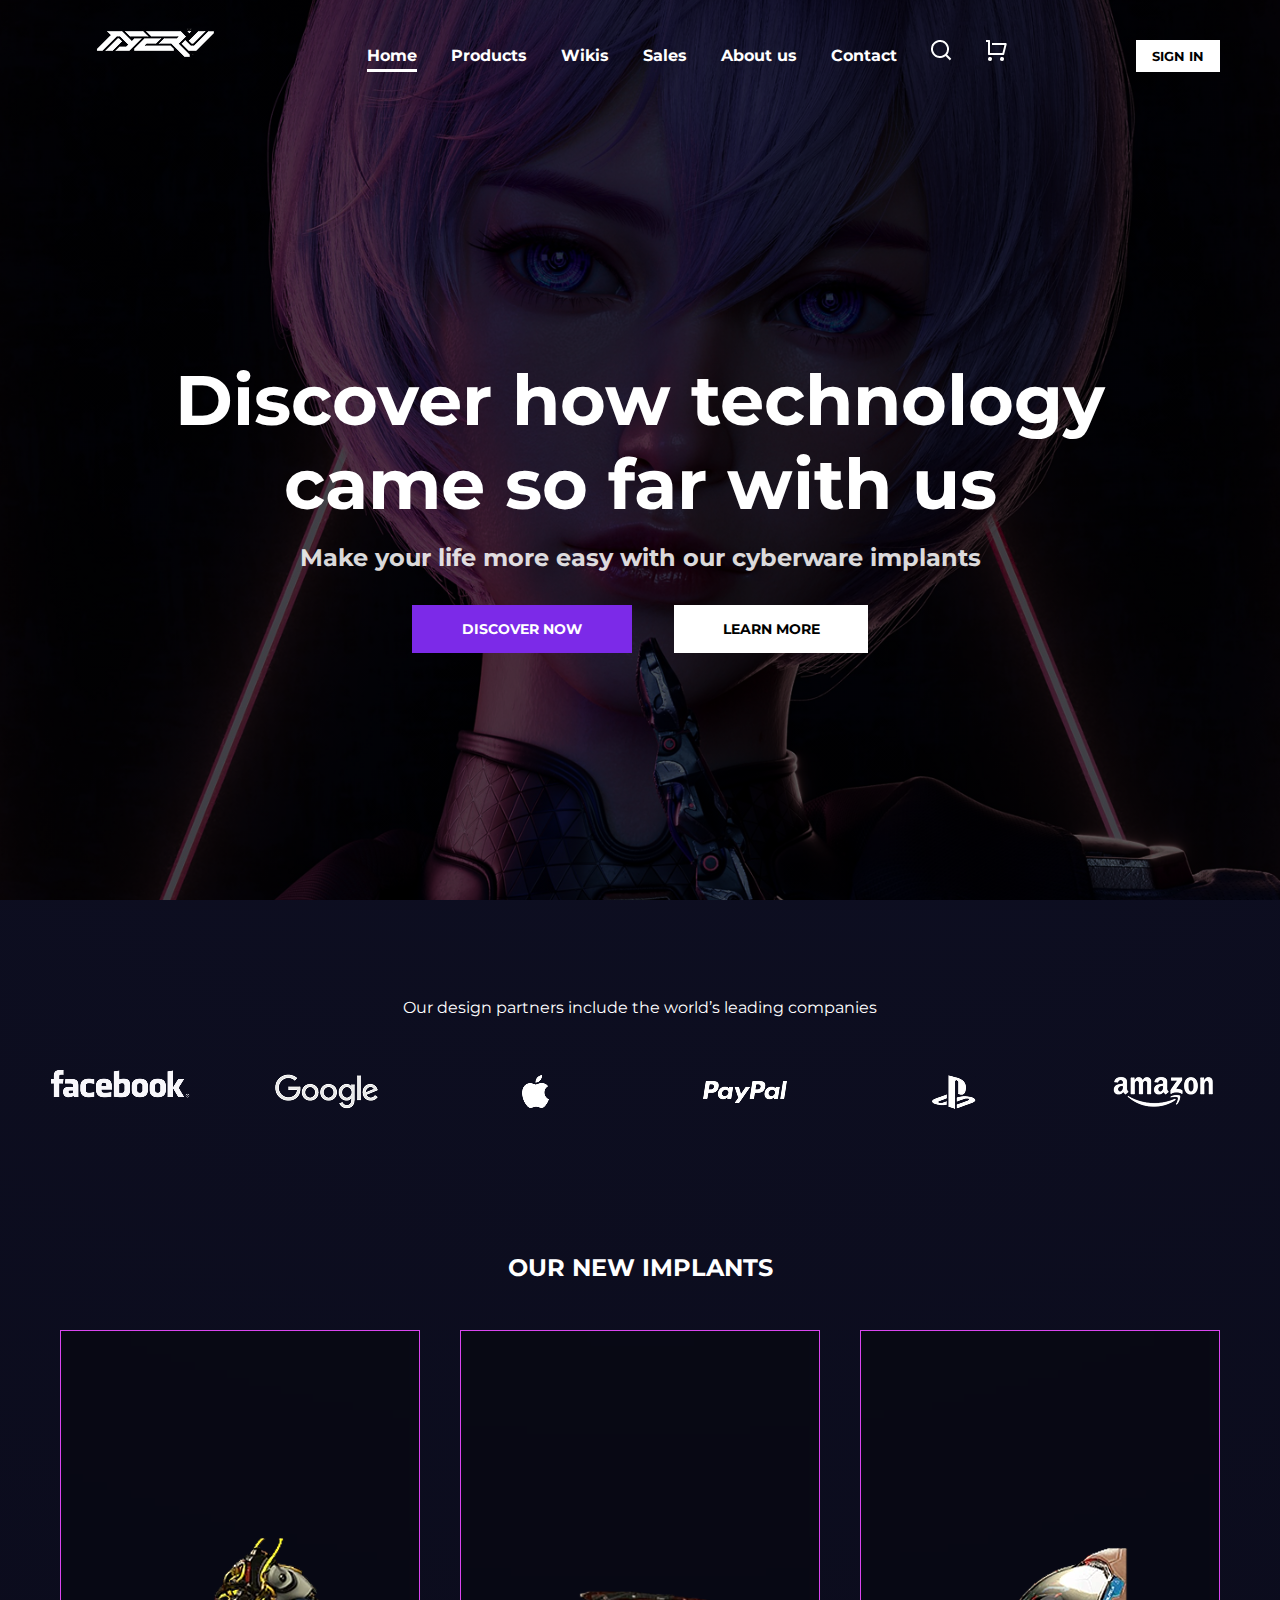
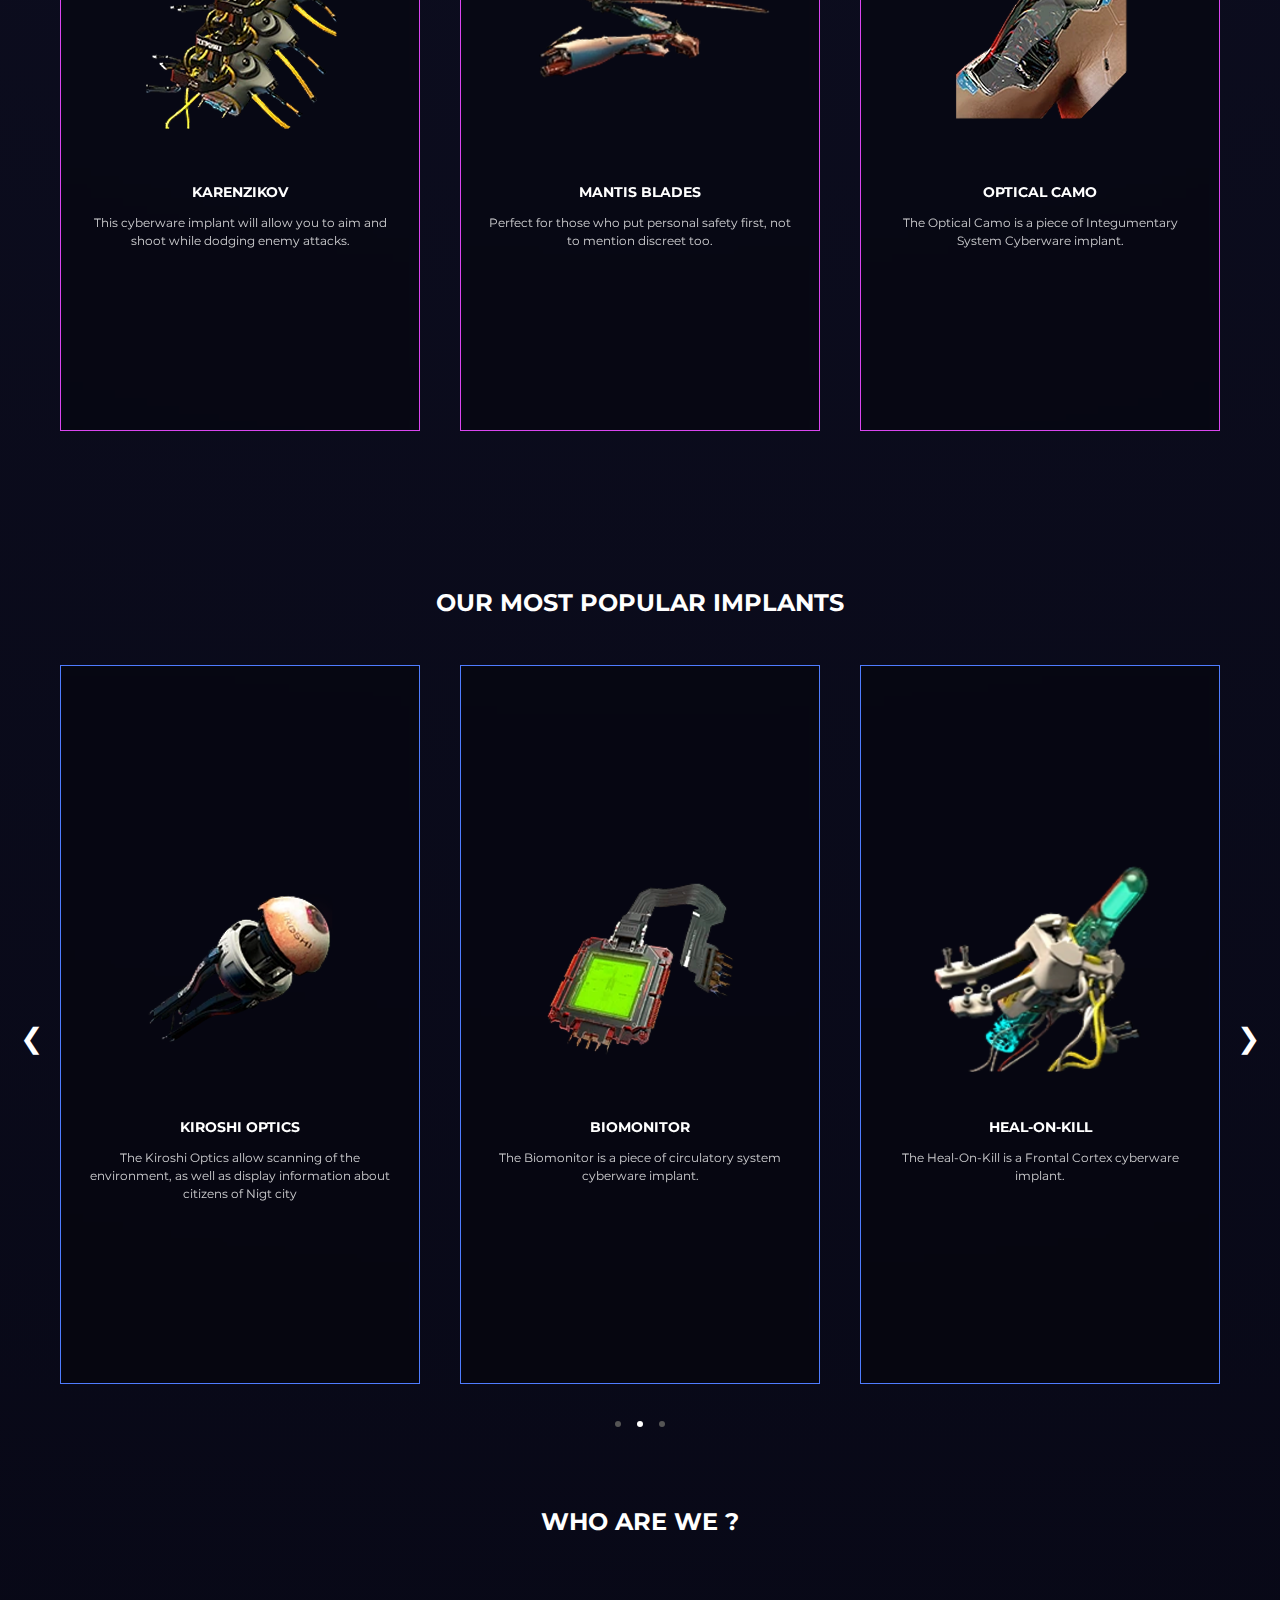
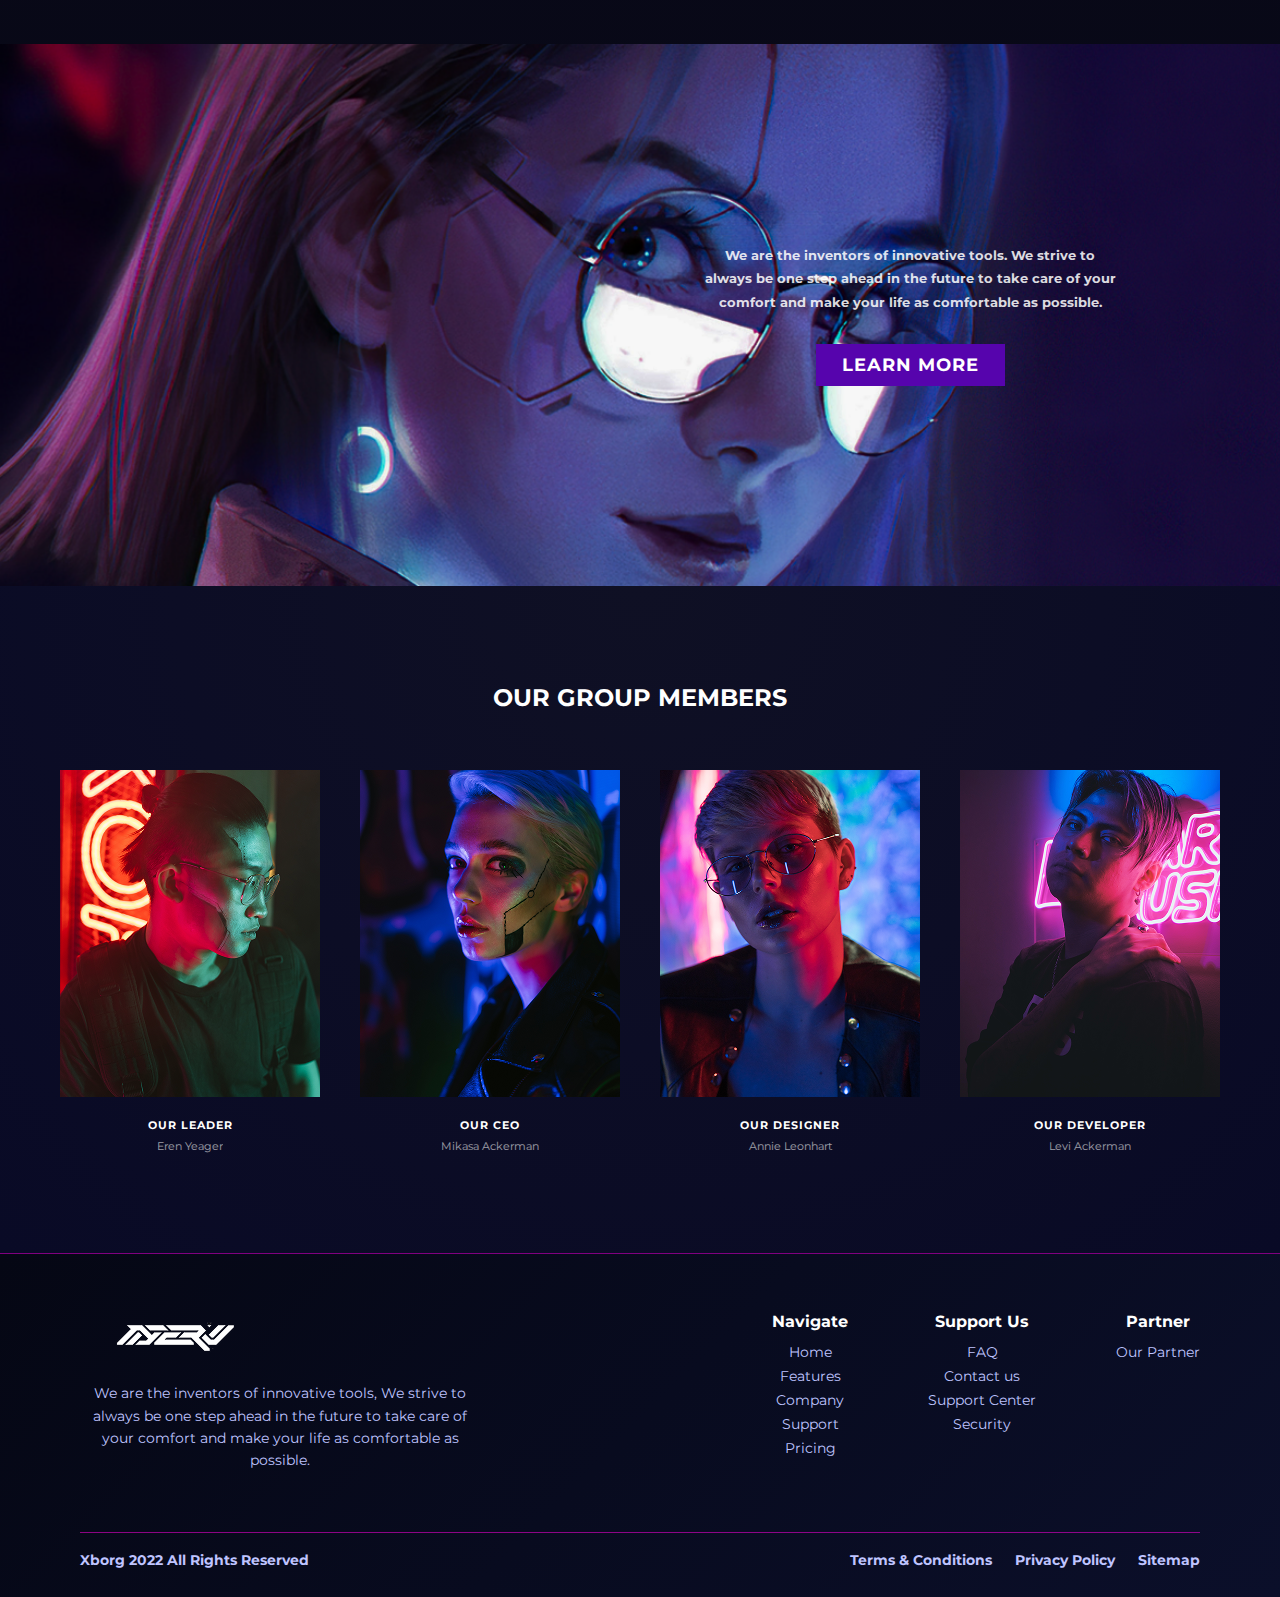
<file: index.html>
<!DOCTYPE html>
<html lang="en">
<head>
  <meta charset="UTF-8">
  <title>Hero Section</title>
  <link rel="stylesheet" href="styles.css">
  <link rel="preconnect" href="https://fonts.googleapis.com">
<link rel="preconnect" href="https://fonts.gstatic.com" crossorigin>
<link href="https://fonts.googleapis.com/css2?family=Montserrat:ital,wght@0,100..900;1,100..900&display=swap" rel="stylesheet">
<body>

<header class="hero">
  <nav class="nav">
    <div class="logo"><a href="index.html"><img src="nerv 1.png" alt="logo"></a></div>

    <nav class="xbrv-hyper-links">
      <a href="index.html" class="abot-us">Home</a>
      <a href="#">Products</a>
      <a href="#">Wikis</a>
      <a href="#">Sales</a>
      <a href="about-us.html">About us</a>
      <a href="input.html">Contact</a>
      <a><img src="Vector.png" alt="1"></a>
      <a><img src="Vector (1).png" alt="1"></a>
    </nav>

    <div class="xbrv-auth-zone">
      <button class="xbrv-auth-btn">SIGN IN</button>
    </div>
    <!-- <a href="#" class="sign-in"></a> -->
  </nav>

  <div class="hero-content">
    <h1 style="font-size: 70px;">Discover how technology<br>came so far with us</h1>
    <p style="font-size: 24px;">Make your life more easy with our cyberware implants</p>

    <div class="buttons">
      <a href="#" class="btn primary">DISCOVER NOW</a>
      <a href="#" class="btn secondary">LEARN MORE</a>
    </div>
  </div>
</header>

<main >
    <div class="gap"></div>

    <div class="gapy">
        <p class="texty">Our design partners include the world’s leading companies</p>
        <div class="images">
            <img src="Frame 16.png" alt="logo1">
            <img src="Frame 17.png" alt="logo2">
            <img src="Frame 18.png" alt="logo3">
            <img src="Frame 19.png" alt="logo4">
            <img src="Frame 20.png" alt="logo5">
            <img src="Frame 21.png" alt="logo6">
        </div>

    </div>

    <section class="section">
  <h2 class="section-title">OUR NEW IMPLANTS</h2>

  <div class="card-grid pink">
    <div class="implant-card">
      <img src="Frame 14.png" alt="">
      <h3 class="glam">KARENZIKOV</h3>
      <p class="boom">This cyberware implant will allow you to aim and shoot while dodging enemy attacks.</p>
    </div>

    <div class="implant-card">
      <img src="Frame 15.png" alt="">
      <h3 class="glam">MANTIS BLADES</h3>
      <p class="boom">Perfect for those who put personal safety first, not to mention discreet too.</p>
    </div>

    <div class="implant-card">
      <img src="Frame 16 (1).png" alt="">
      <h3 class="glam">OPTICAL CAMO</h3>
      <p class="boom">The Optical Camo is a piece of Integumentary System Cyberware implant.</p>
    </div>
  </div>
</section>

<section class="section">
  <h2 class="section-title">OUR MOST POPULAR IMPLANTS</h2>

  <div class="carousel">
    <span class="arrow left">&#10094;</span>

    <div class="card-grid blue">
      <div class="implant-card">
        <img src="Frame 24.png" alt="">
        <h3 class="glam">KIROSHI OPTICS</h3>
        <p class="boom">The Kiroshi Optics allow scanning of the environment, as well as display information about citizens of Nigt city</p>
      </div>

      <div class="implant-card">
        <img src="Frame 27.png" alt="">
        <h3 class="glam">BIOMONITOR</h3>
        <p class="boom">The Biomonitor is a piece of circulatory system cyberware implant.</p>
      </div>

      <div class="implant-card">
        <img src="ezgif-4-5ef856a346 1.png" alt="">
        <h3 class="glam">HEAL-ON-KILL</h3>
        <p class="boom">The Heal-On-Kill is a Frontal Cortex cyberware implant.</p>
      </div>
    </div>

    <span class="arrow right">&#10095;</span>
  </div>

  <div class="dots">
    <span></span>
    <span class="active"></span>
    <span></span>
  </div>
</section>

<h2 class="section-title bottom">WHO ARE WE ?</h2>

<!-- ABOUT / HERO SECTION -->
<section class="about-section">
  <div class="about-content">
    <div class="about-image">
      
    </div>

    <div class="about-text">
      <p class="tra">
        We are the inventors of innovative tools. We strive to always be one
        step ahead in the future to take care of your comfort and make your
        life as comfortable as possible.
      </p>
      <a href="#" class="about-btn">LEARN MORE</a>
    </div>
  </div>
</section>

<!-- TEAM SECTION -->
<section class="team-section">
  <h2 class="section-title">OUR GROUP MEMBERS</h2>

  <div class="team-grid">
    <div class="team-card">
      <img src="Rectangle 36.png"">
      <h4 class="tram">OUR LEADER</h4>
      <span class="tr">Eren Yeager</span>
    </div>

    <div class="team-card">
      <img src="Rectangle 37.png"">
      <h4 class="tram">OUR CEO</h4>
      <span class="tr">Mikasa Ackerman</span>
    </div>

    <div class="team-card">
      <img src="Rectangle 38.png"">
      <h4 class="tram">OUR DESIGNER</h4>
      <span class="tr">Annie Leonhart</span>
    </div>

    <div class="team-card">
      <img src="Rectangle 39.png"">
      <h4 class="tram">OUR DEVELOPER</h4>
      <span class="tr">Levi Ackerman</span>
    </div>
  </div>
</section>

</main>

<footer class="footer" style="border-top: 1px solid purple;">
  <div class="footer-top">
    <div class="footer-brand">
      <!-- Replace this with your image -->
      <h2 class="logo"><img style="margin-right: 300px;" src="nerv 1.png" alt="kg"></h2>

      <p class="OOO">
We are the inventors of innovative tools, We strive to always be one step ahead in the future to take care of your comfort and make your life as comfortable as possible.
      </p>

    </div>

    <div class="footer-links">
      <div>
        <h4 class="wam">Navigate</h4>
        <a href="#" class="bruh">Home</a>
        <a href="#" class="bruh">Features</a>
        <a href="#" class="bruh">Company</a>
        <a href="#" class="bruh">Support</a>
        <a href="#" class="bruh">Pricing</a>
      </div>

      <div>
        <h4 class="wam">Support Us</h4>
        <a href="#" class="bruh">FAQ</a>
        <a href="#" class="bruh" >Contact us</a>
        <a href="#" class="bruh" >Support Center</a>
        <a href="#" class="bruh">Security</a>
      </div>

      <div>
        <h4 class="wam">Partner</h4>
        <a href="#" class="bruh">Our Partner</a>
      </div>
    </div>
  </div>

  <div class="footer-bottom">
    <span style="font-family: Montserrat, sans-serif;
font-weight: 700;
font-style: Bold;
font-size: 14px;
line-height: 100%;
letter-spacing: 0%;
">Xborg 2022 All Rights Reserved</span>

    <div class="bottom-links">
      <a href="#" style="font-family: Montserrat, sans-serif;
font-weight: 700;
font-style: Bold;
font-size: 14px;
line-height: 100%;
letter-spacing: 0%;
">Terms & Conditions</a>
      <a href="#" style="font-family: Montserrat, sans-serif;
font-weight: 700;
font-style: Bold;
font-size: 14px;
line-height: 100%;
letter-spacing: 0%;
">Privacy Policy</a>
      <a href="#" style="font-family: Montserrat, sans-serif;
font-weight: 700;
font-style: Bold;
font-size: 14px;
line-height: 100%;
letter-spacing: 0%;
">Sitemap</a>
    </div>
  </div>
</footer>


</body>
</html>
</file>
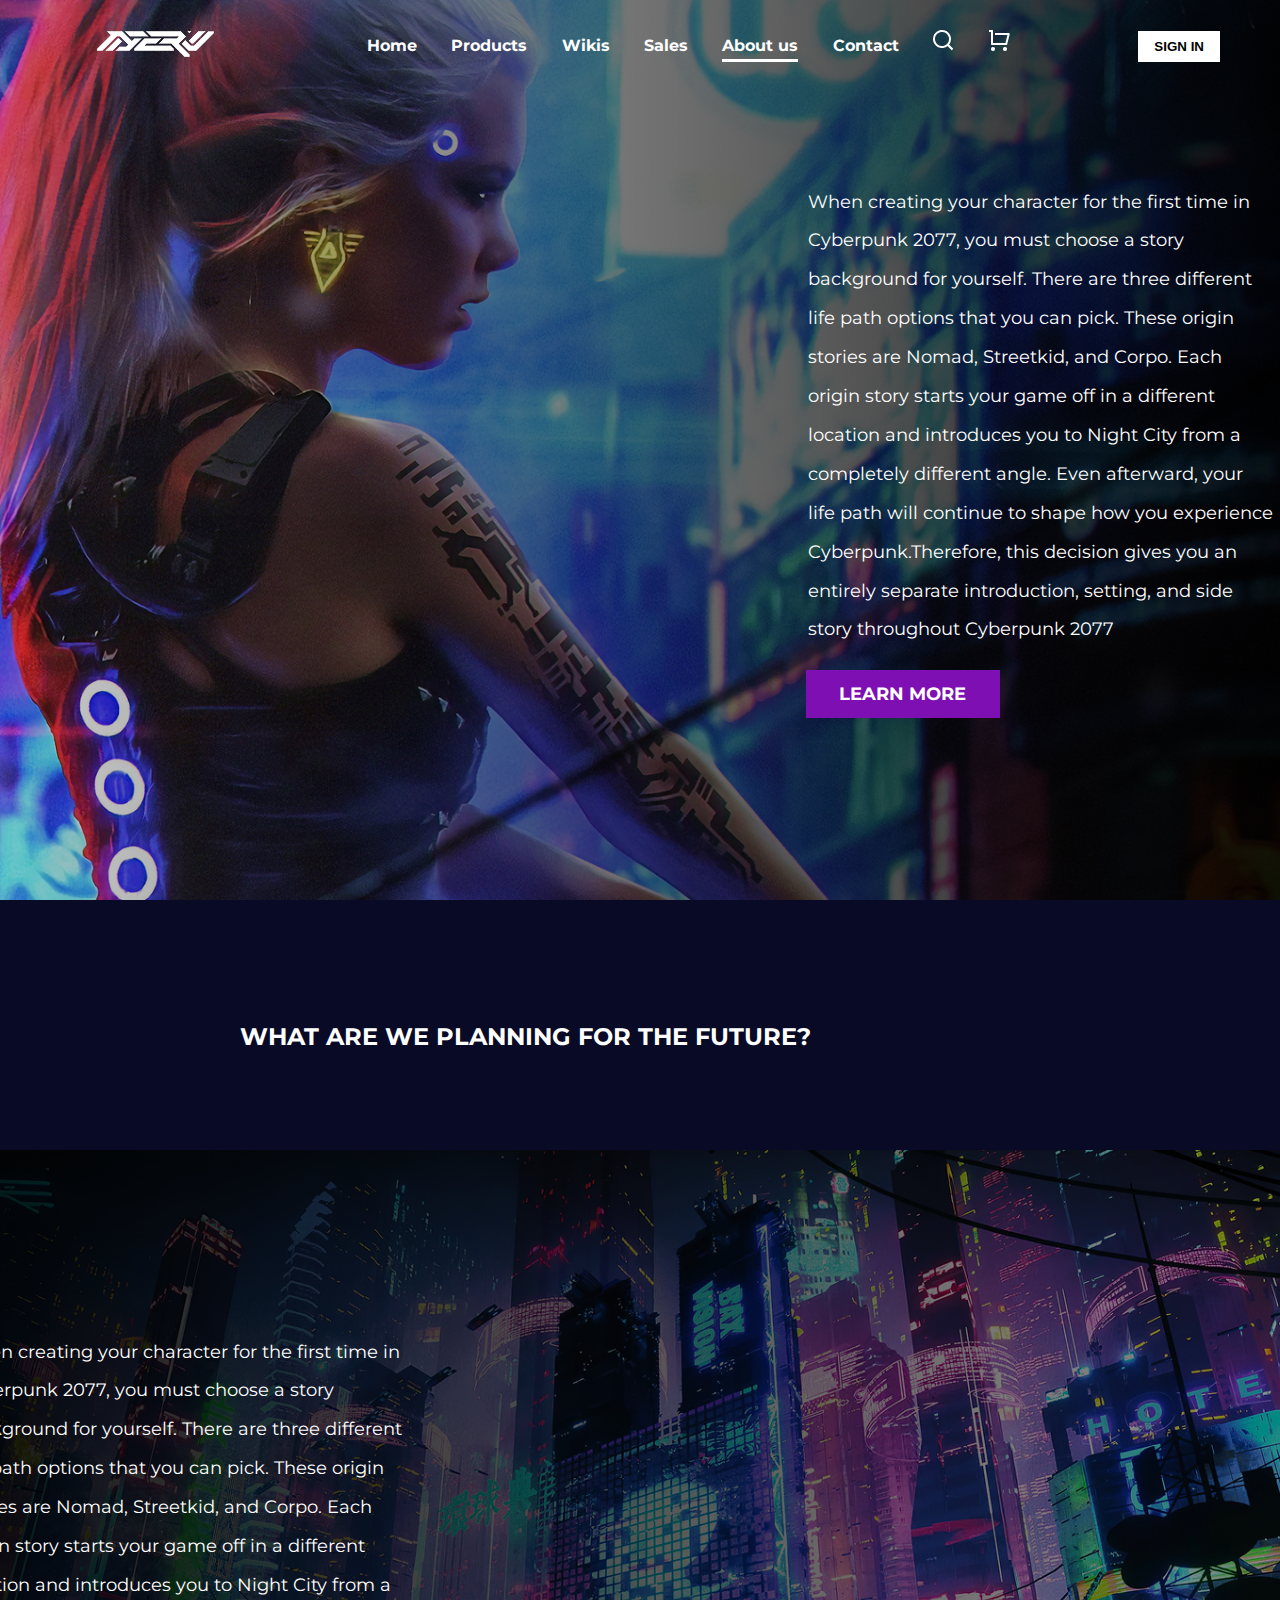
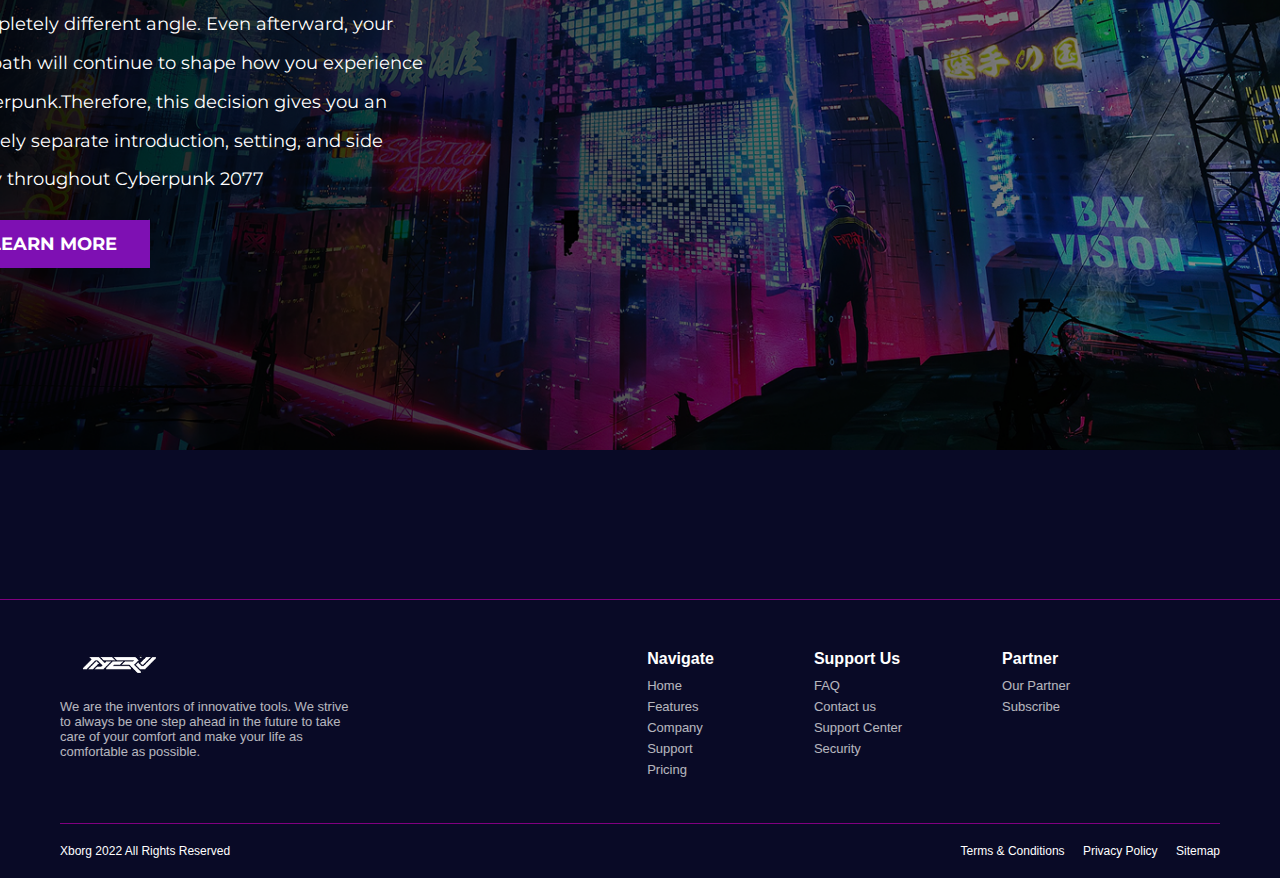
<file: about-us.html>
<!DOCTYPE html>
<html lang="en">
<head>
  <meta charset="UTF-8">
  <meta name="viewport" content="width=device-width, initial-scale=1.0">
  <title>Hero Section</title>
  <link rel="stylesheet" href="styl.css">
    <link rel="preconnect" href="https://fonts.googleapis.com">
<link rel="preconnect" href="https://fonts.gstatic.com" crossorigin>
<link href="https://fonts.googleapis.com/css2?family=Montserrat:ital,wght@0,100..900;1,100..900&display=swap" rel="stylesheet">
<link rel="preconnect" href="https://fonts.googleapis.com">
<link rel="preconnect" href="https://fonts.gstatic.com" crossorigin>
<link href="https://fonts.googleapis.com/css2?family=Montserrat:ital,wght@0,100..900;1,100..900&family=Roboto:ital,wght@0,100..900;1,100..900&display=swap" rel="stylesheet">
</head>
<body>

  <!-- TOP BAR -->
  <header class="xbrv-orbit-nav">
    <div class="xbrv-logo-slot">
      <a href="index.html"><img src="nerv 1.png" class="xbrv-logo-img"></a>
    </div>

    <nav class="xbrv-hyper-links">
      <a href="index.html">Home</a>
      <a href="#">Products</a>
      <a href="#">Wikis</a>
      <a href="#">Sales</a>
      <a class="abot-us" href="about-us.html">About us</a>
      <a href="input.html">Contact</a>
      <a><img src="Vector.png" alt="1"></a>
      <a><img src="Vector (1).png" alt="1"></a>
    </nav>

    <div class="xbrv-auth-zone">
      <button class="xbrv-auth-btn">SIGN IN</button>
    </div>
  </header>

  <!-- MAIN CONTACT ZONE -->
  <section class="neon-city-shell">
    <div class="neon-city-fog"></div>


    <div class="iside">
            <p class="textt" style="color: rgb(255, 255, 255);   font-family: Montserrat, sans-serif;">When creating your character for the first time in Cyberpunk 2077, you must choose a story background for yourself. There are three different life path options that you can pick. These origin stories are Nomad, Streetkid, and Corpo. Each origin story starts your game off in a different location and introduces you to Night City from a completely different angle. Even afterward, your life path will continue to shape how you experience Cyberpunk.Therefore, this decision gives you an entirely separate introduction, setting, and side story throughout Cyberpunk 2077</p>
    </div>
    <button class="buttttt">LEARN MORE</button>
  </section>

  <Div>
    <div class="gap">
        <h2 class="num1">What are we planning for the future?</h2>
    </div>
  </Div>

  
  <!-- MAIN CONTACT ZONE 2 -->
  <section class="neon-city-shell2">
    <div class="neon-city-fog"></div>


    <div class="iside2">
            <p class="textt" style="color: rgb(255, 255, 255);   font-family: Montserrat, sans-serif;">When creating your character for the first time in Cyberpunk 2077, you must choose a story background for yourself. There are three different life path options that you can pick. These origin stories are Nomad, Streetkid, and Corpo. Each origin story starts your game off in a different location and introduces you to Night City from a completely different angle. Even afterward, your life path will continue to shape how you experience Cyberpunk.Therefore, this decision gives you an entirely separate introduction, setting, and side story throughout Cyberpunk 2077</p>
    </div>
    <button class="buttttt2">LEARN MORE</button>
  </section>

  <Div>
    <div class="gap2">
    </div>
  </Div>





  <!-- FOOTER -->
  <footer class="void-footer-base">
    <div class="void-footer-top">
      <div class="void-brand-block">
        <img src="nerv 1.png" class="void-brand-logo">
        <p style="color: white;">
          We are the inventors of innovative tools. We strive to always be
          one step ahead in the future to take care of your comfort and
          make your life as comfortable as possible.
        </p>
      </div>

      <div class="void-link-galaxy">
        <div class="void-link-cluster">
          <h4 style="color: white;">Navigate</h4>
          <a href="#">Home</a>
          <a href="#">Features</a>
          <a href="#">Company</a>
          <a href="#">Support</a>
          <a href="#">Pricing</a>
        </div>

        <div class="void-link-cluster">
          <h4 style="color: rgb(255, 255, 255);">Support Us</h4>
          <a href="#">FAQ</a>
          <a href="#">Contact us</a>
          <a href="#">Support Center</a>
          <a href="#">Security</a>
        </div>

        <div class="void-link-cluster">
          <h4 style="color: rgb(255, 255, 255);">Partner</h4>
          <a href="#">Our Partner</a>
          <a href="#">Subscribe</a>
        </div>
      </div>
    </div>

    <div class="pur">
        
        <div class="void-footer-floor">
        <span style="color: white;">Xborg 2022 All Rights Reserved</span>
        <div class="void-policy-row">
            <a href="#">Terms & Conditions</a>
            <a href="#">Privacy Policy</a>
            <a href="#">Sitemap</a>
        </div>
        </div>
    </div>

  </footer>

</body>
</html>
</file>
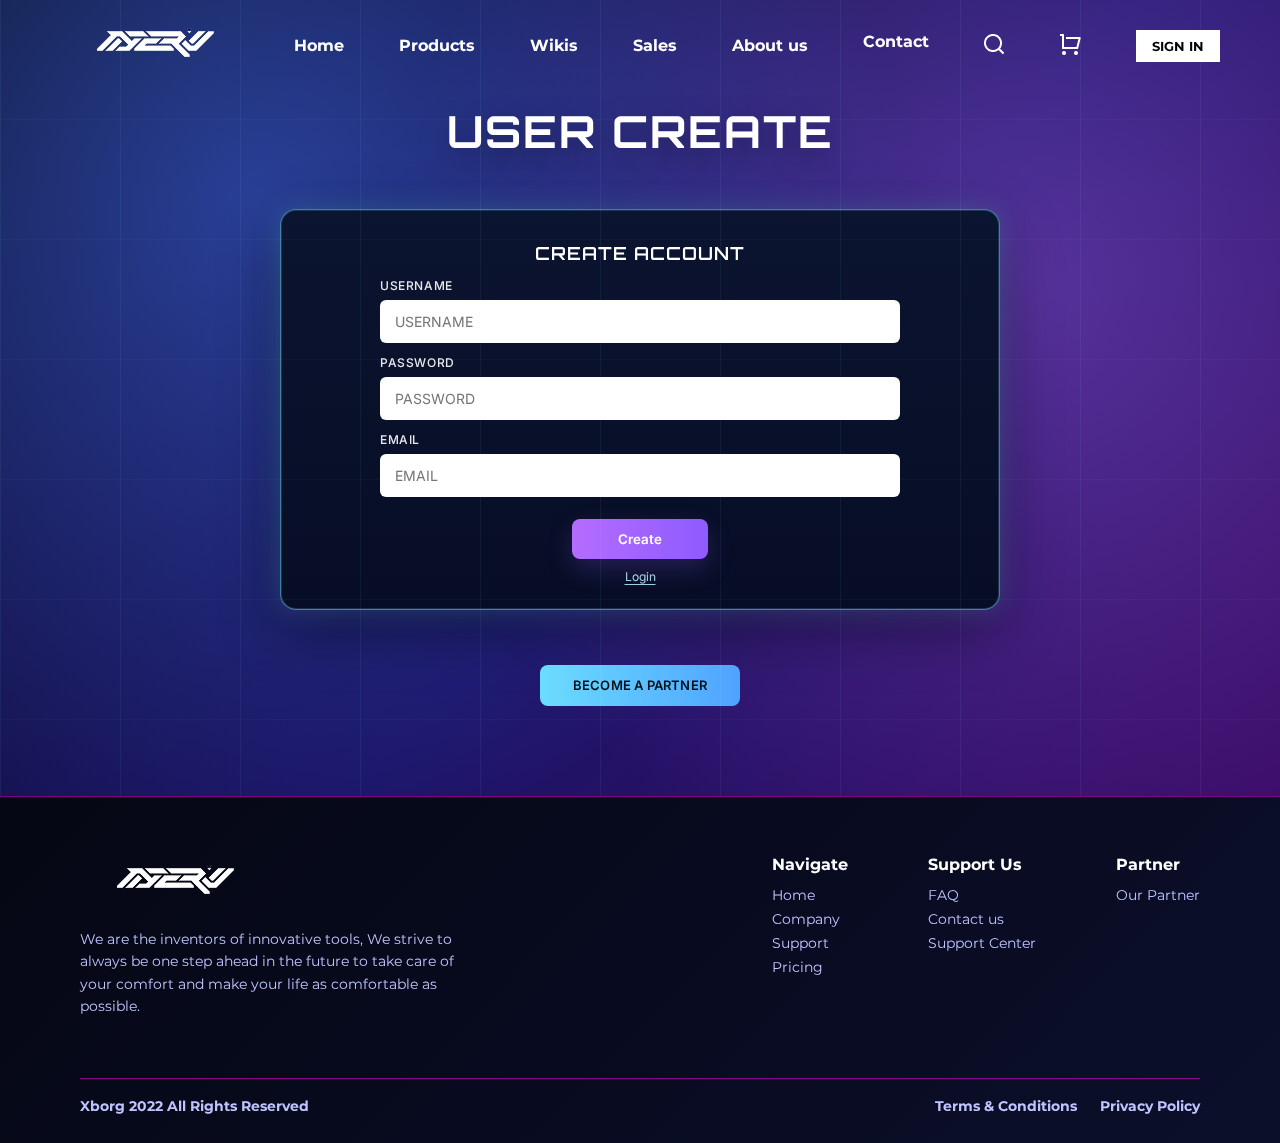
<file: create.html>
<!DOCTYPE html>
<html lang="en">
<head>
    <meta charset="UTF-8">
    <meta name="viewport" content="width=device-width, initial-scale=1.0">
    <title>Cyborg</title>
    <link rel="stylesheet" href="create.css">
    <!-- ORBITRON (titles, cards, headings) -->
<link href="https://fonts.googleapis.com/css2?family=Orbitron:wght@400;500;600;700&display=swap" rel="stylesheet">

<!-- INTER (body text, buttons, subtitles) -->
<link href="https://fonts.googleapis.com/css2?family=Inter:wght@400;500;600&display=swap" rel="stylesheet">
<link rel="preconnect" href="https://fonts.googleapis.com">
<link rel="preconnect" href="https://fonts.gstatic.com" crossorigin>
<link href="https://fonts.googleapis.com/css2?family=Montserrat:ital,wght@0,100..900;1,100..900&display=swap" rel="stylesheet">
<link href="https://fonts.googleapis.com/css2?family=Orbitron:wght@500;600;700&family=Inter:wght@400;500;600&display=swap" rel="stylesheet">

</head>
<body>
    <header class="xbrv-orbit-nav">

  <div class="xbrv-logo-slot">
    <a href="index.html"><img src="Images/nerv 1.png" class="xbrv-logo-img"></a>
  </div>

  <!-- BURGER -->
  <input type="checkbox" id="nav-toggle">
  <label for="nav-toggle" class="burger">
    <span></span>
    <span></span>
    <span></span>
  </label>

  <nav class="xbrv-hyper-links">
    <a href="index.html">Home</a>
    <a href="products.html">Products</a>
    <a href="wikis.html">Wikis</a>
    <a href="sales.html">Sales</a>
    <a href="about-us.html">About us</a>
    <a href="input.html" class="abot-us">Contact</a>
    <a><img src="Images/Vector.png" alt="1"></a>
    <a><img src="Images/Vector (1).png" alt="1"></a>
  </nav>

  <div class="xbrv-auth-zone desktop-auth">
    <a href="signin.html"><button class="xbrv-auth-btn">SIGN IN</button></a>
  </div>
</header>
    <!-- MAIN CONTACT ZONE -->

<main>
    <section class="user-login-sec">
            <h2 class="user-login-title">USER CREATE</h2>

  <div class="login-card">
    <h3 class="login-card-title">CREATE ACCOUNT</h3>

    <form class="login-form" action="#">
      <label class="login-label" for="username">USERNAME</label>
      <input class="login-input" id="username" type="text" placeholder="USERNAME" required>

      <label class="login-label" for="password">PASSWORD</label>
      <input class="login-input" id="password" type="password" placeholder="PASSWORD" required>

    <label class="login-label" for="email">EMAIL</label>
      <input class="login-input" id="email" type="email" placeholder="EMAIL" required>

      <button class="login-btn" type="submit">Create</button>

      <div class="login-links">
        <a href="signin.html" class="login-link">Login</a>
      </div>
    </form>
  </div>

  <div class="login-cta">
    <a href="input.html" class="cta-btn cta-primary">BECOME A PARTNER</a>
  </div>
    </section>
</main>

<footer class="footer" style="border-top: 1px solid purple;">
  <div class="footer-top">
    <div class="footer-brand">
      <!-- Replace this with your image -->
      <h2 class="logo"><img style="margin-right: 300px;" src="Images/nerv 1.png" alt="kg"></h2>

      <p class="OOO">
We are the inventors of innovative tools, We strive to always be one step ahead in the future to take care of your comfort and make your life as comfortable as possible.
      </p>

    </div>

    <div class="footer-links">
      <div>
        <h4 class="wam">Navigate</h4>
        <a href="index.html" class="bruh">Home</a>
        <a href="about-us.html" class="bruh">Company</a>
        <a href="support.html" class="bruh">Support</a>
        <a href="products.html" class="bruh">Pricing</a>
      </div>

      <div>
        <h4 class="wam">Support Us</h4>
        <a href="faq.html" class="bruh">FAQ</a>
        <a href="input.html" class="bruh" >Contact us</a>
        <a href="support.html" class="bruh" >Support Center</a>
      </div>

      <div>
        <h4 class="wam">Partner</h4>
        <a href="partner.html" class="bruh">Our Partner</a>
      </div>
    </div>
  </div>

  <div class="footer-bottom">
    <a class="batrum12" >Xborg 2022 All Rights Reserved</a>

    <div class="bottom-links">
      <a href="terms.html" class="batrum">Terms & Conditions</a>
      <a class="batrum" href="Privacy.html">Privacy Policy</a>
    </div>
  </div>
</footer>
</body>
</html>
</file>
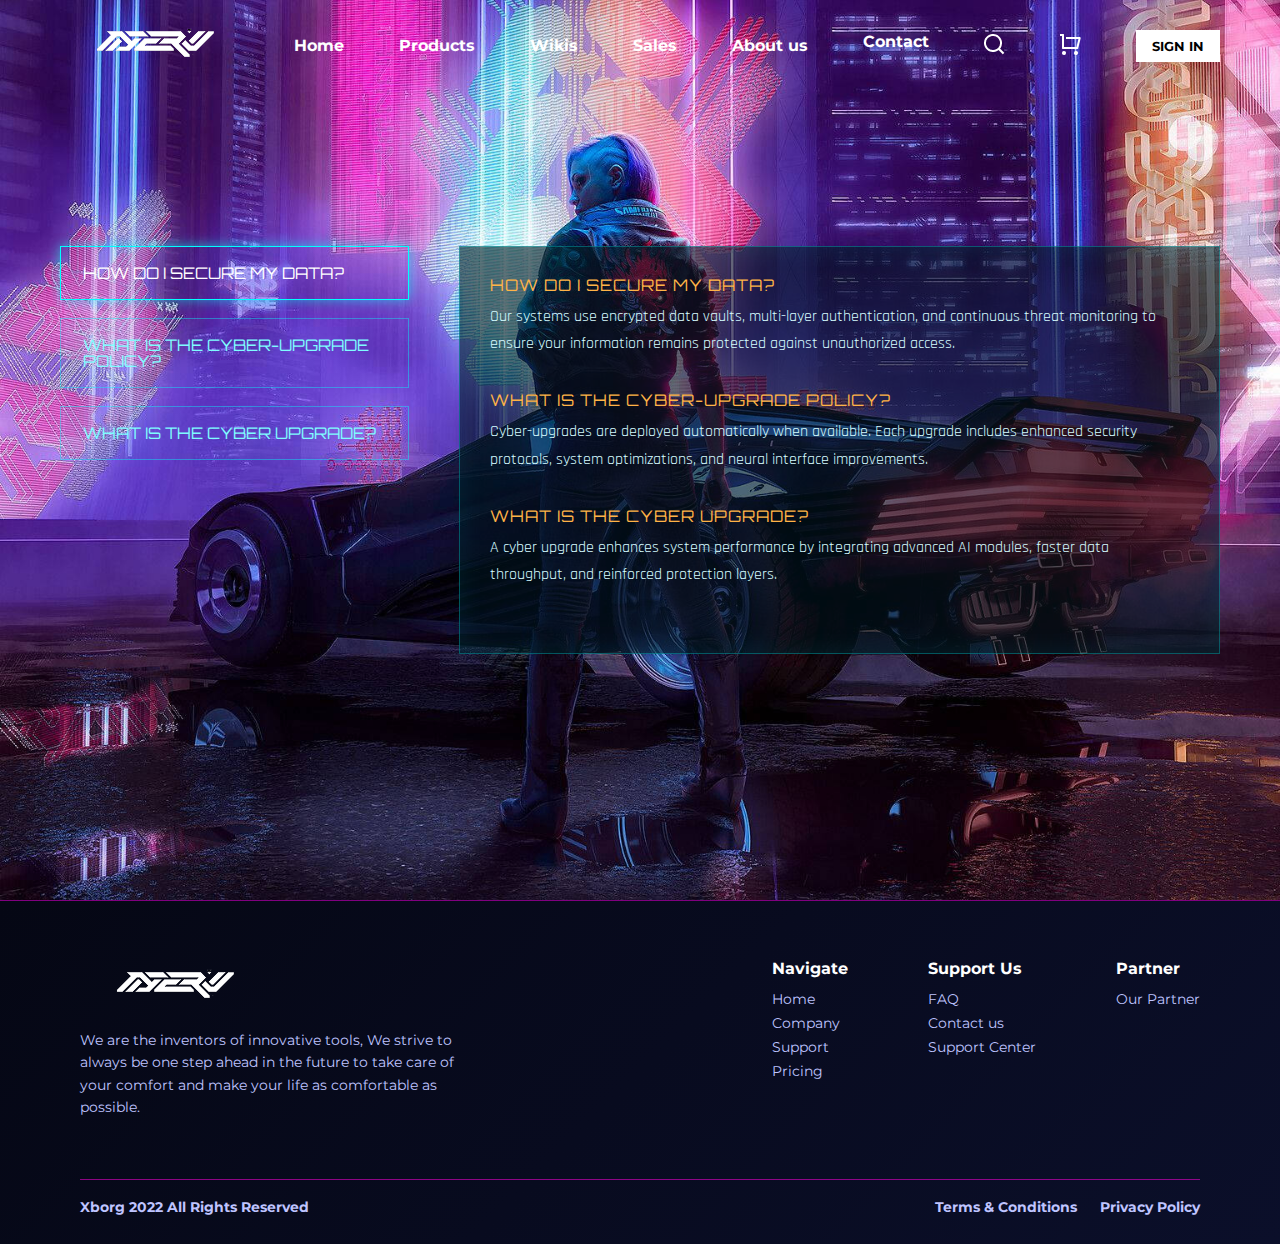
<file: faq.html>
<!DOCTYPE html>
<html lang="en">
<head>
    <meta charset="UTF-8">
    <meta name="viewport" content="width=device-width, initial-scale=1.0">
    <title>Cyborg</title>
    <link rel="stylesheet" href="faq.css">
        <link rel="preconnect" href="https://fonts.googleapis.com">
<link rel="preconnect" href="https://fonts.gstatic.com" crossorigin>
<link href="https://fonts.googleapis.com/css2?family=Orbitron:wght@400;600&family=Rajdhani:wght@400;500;600&display=swap" rel="stylesheet">
<link href="https://fonts.googleapis.com/css2?family=Montserrat:ital,wght@0,100..900;1,100..900&display=swap" rel="stylesheet">
<link rel="preconnect" href="https://fonts.googleapis.com">
<link rel="preconnect" href="https://fonts.gstatic.com" crossorigin>
<link href="https://fonts.googleapis.com/css2?family=Montserrat:ital,wght@0,100..900;1,100..900&family=Roboto:ital,wght@0,100..900;1,100..900&display=swap" rel="stylesheet">
</head>
<body>
      <!-- TOP BAR -->
  <header class="xbrv-orbit-nav">
    <div class="xbrv-logo-slot">
      <a href="index.html"><img src="Images/nerv 1.png" class="xbrv-logo-img"></a>
    </div>

    <!-- BURGER -->
    <input type="checkbox" id="nav-toggle">
    <label for="nav-toggle" class="burger">
      <span></span>
      <span></span>
      <span></span>
    </label>
    <nav class="xbrv-hyper-links">
      <a href="index.html">Home</a>
      <a href="products.html">Products</a>
      <a href="wikis.html">Wikis</a>
      <a href="sales.html">Sales</a>
      <a href="about-us.html">About us</a>
      <a href="input.html" class="abot-us">Contact</a>
      <a><img src="Images/Vector.png" alt="1"></a>
      <a><img src="Images/Vector (1).png" alt="1"></a>
    </nav>

    <div class="xbrv-auth-zone desktop-auth">
      <a href="signin.html"><button class="xbrv-auth-btn">SIGN IN</button></a>
    </div>
  </header>

<main>
    <section class="neon-city-shell">
      <div class="faq-container">

    <!-- LEFT QUESTIONS -->
    <div class="faq-questions">
      <div class="faq-item active">HOW DO I SECURE MY DATA?</div>
      <div class="faq-item">WHAT IS THE CYBER-UPGRADE POLICY?</div>
      <div class="faq-item">WHAT IS THE CYBER UPGRADE?</div>  
    </div>

    <!-- RIGHT ANSWERS -->
    <div class="faq-answers">

      <div class="faq-answer">
        <h3>HOW DO I SECURE MY DATA?</h3>
        <p>
          Our systems use encrypted data vaults, multi-layer authentication,
          and continuous threat monitoring to ensure your information remains
          protected against unauthorized access.
        </p>
      </div>

      <div class="faq-answer highlight">
        <h3>WHAT IS THE CYBER-UPGRADE POLICY?</h3>
        <p>
          Cyber-upgrades are deployed automatically when available.
          Each upgrade includes enhanced security protocols, system
          optimizations, and neural interface improvements.
        </p>
      </div>

      <div class="faq-answer">
        <h3>WHAT IS THE CYBER UPGRADE?</h3>
        <p>
          A cyber upgrade enhances system performance by integrating
          advanced AI modules, faster data throughput, and reinforced
          protection layers.
        </p>
      </div>

    </div>

  </div>
  </section>
</main>
    <!-- MAIN CONTACT ZONE -->


<footer class="footer" style="border-top: 1px solid purple;">
  <div class="footer-top">
    <div class="footer-brand">
      <!-- Replace this with your image -->
      <h2 class="logo"><img style="margin-right: 300px;" src="Images/nerv 1.png" alt="kg"></h2>

      <p class="OOO">
We are the inventors of innovative tools, We strive to always be one step ahead in the future to take care of your comfort and make your life as comfortable as possible.
      </p>

    </div>

    <div class="footer-links">
      <div>
        <h4 class="wam">Navigate</h4>
        <a href="index.html" class="bruh">Home</a>
        <a href="about-us.html" class="bruh">Company</a>
        <a href="support.html" class="bruh">Support</a>
        <a href="products.html" class="bruh">Pricing</a>
      </div>

      <div>
        <h4 class="wam">Support Us</h4>
        <a href="faq.html" class="bruh">FAQ</a>
        <a href="input.html" class="bruh" >Contact us</a>
        <a href="support.html" class="bruh" >Support Center</a>
      </div>

      <div>
        <h4 class="wam">Partner</h4>
        <a href="partner.html" class="bruh">Our Partner</a>
      </div>
    </div>
  </div>

  <div class="footer-bottom">
    <a class="batrum12" >Xborg 2022 All Rights Reserved</a>

    <div class="bottom-links">
      <a href="terms.html" class="batrum">Terms & Conditions</a>
      <a class="batrum" href="Privacy.html">Privacy Policy</a>
    </div>
  </div>
</footer>

</body>
</html>
</file>
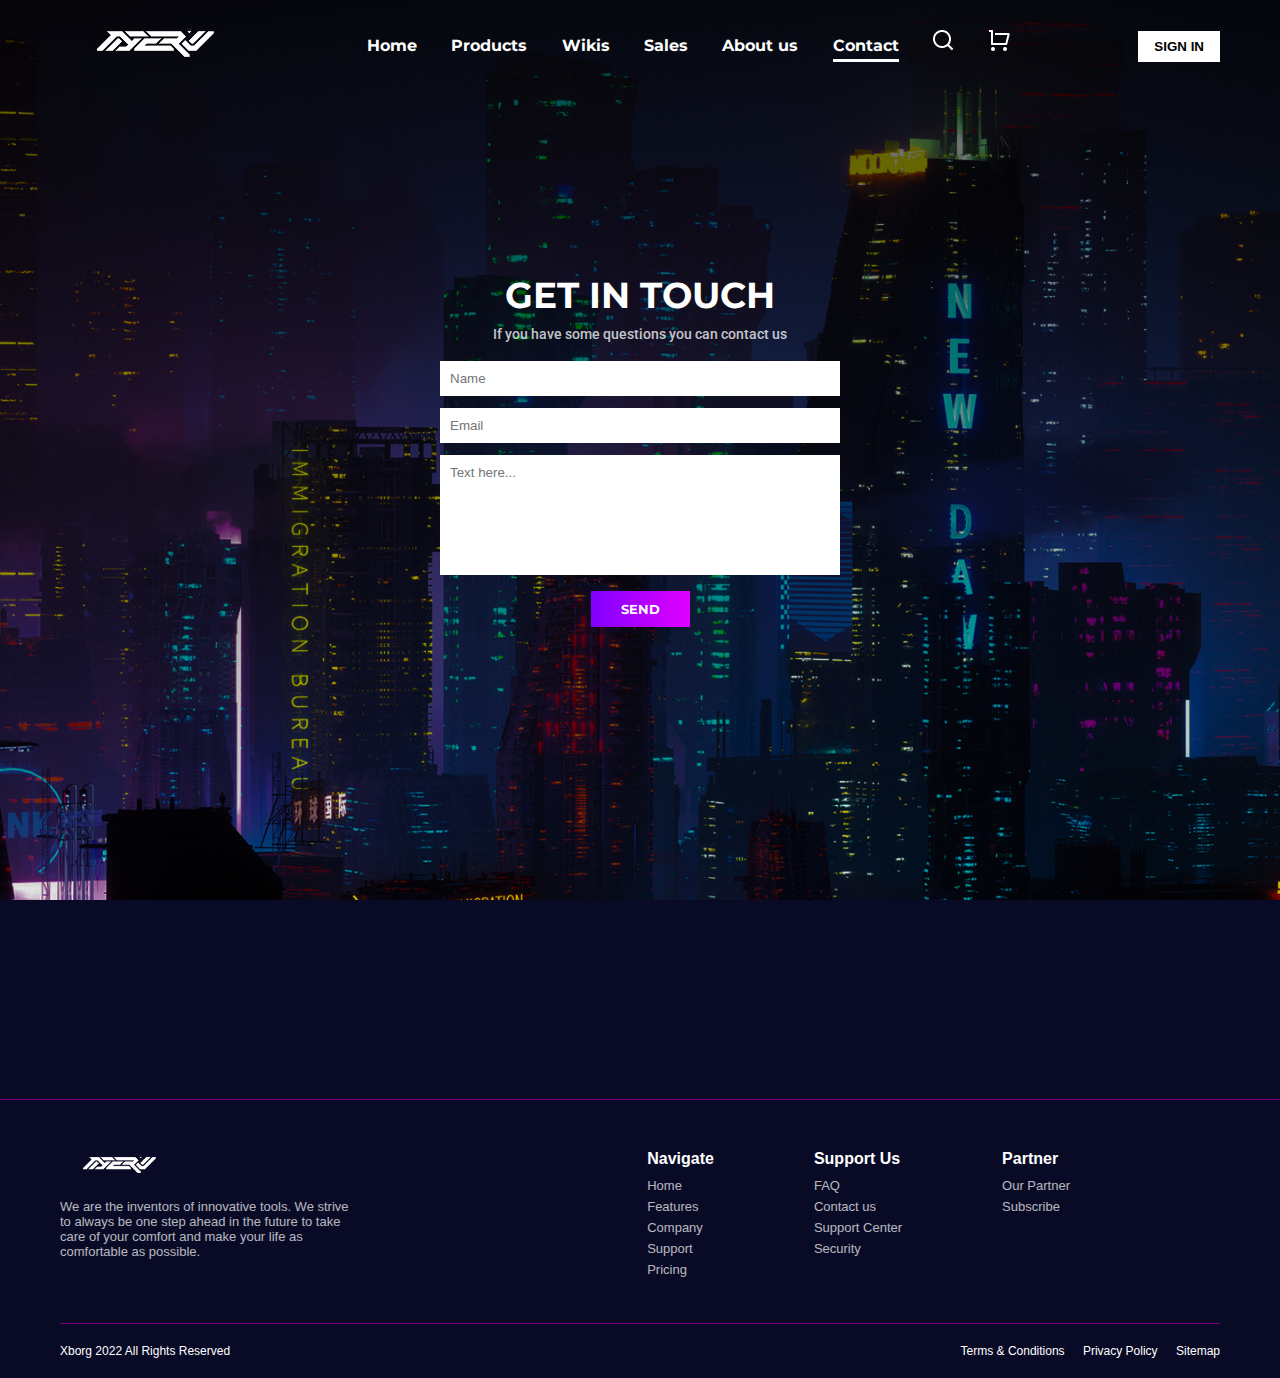
<file: input.html>
<!DOCTYPE html>
<html lang="en">
<head>
  <meta charset="UTF-8">
  <meta name="viewport" content="width=device-width, initial-scale=1.0">
  <title>Hero Section</title>
  <link rel="stylesheet" href="style.css">
    <link rel="preconnect" href="https://fonts.googleapis.com">
<link rel="preconnect" href="https://fonts.gstatic.com" crossorigin>
<link href="https://fonts.googleapis.com/css2?family=Montserrat:ital,wght@0,100..900;1,100..900&display=swap" rel="stylesheet">
<link rel="preconnect" href="https://fonts.googleapis.com">
<link rel="preconnect" href="https://fonts.gstatic.com" crossorigin>
<link href="https://fonts.googleapis.com/css2?family=Montserrat:ital,wght@0,100..900;1,100..900&family=Roboto:ital,wght@0,100..900;1,100..900&display=swap" rel="stylesheet">
</head>
<body>

  <!-- TOP BAR -->
  <header class="xbrv-orbit-nav">
    <div class="xbrv-logo-slot">
      <a href="index.html"><img src="nerv 1.png" class="xbrv-logo-img"></a>
    </div>

    <nav class="xbrv-hyper-links">
      <a href="index.html">Home</a>
      <a href="#">Products</a>
      <a href="#">Wikis</a>
      <a href="#">Sales</a>
      <a href="about-us.html">About us</a>
      <a href="input.html" class="abot-us">Contact</a>
      <a><img src="Vector.png" alt="1"></a>
      <a><img src="Vector (1).png" alt="1"></a>
    </nav>

    <div class="xbrv-auth-zone">
      <button class="xbrv-auth-btn">SIGN IN</button>
    </div>
  </header>

  <!-- MAIN CONTACT ZONE -->
  <section class="neon-city-shell">
    <div class="neon-city-fog"></div>

    <div class="pulse-contact-core">
      <h1 style="font-size: 36px; font-weight: bold; font-family: 'Montserrat', sans-serif; font-optical-sizing: auto;">GET IN TOUCH</h1>
      <p class="p">If you have some questions you can contact us</p>

      <form class="pulse-form-grid">
        <input type="text" placeholder="Name" class="pulse-input">
        <input type="email" placeholder="Email" class="pulse-input">
        <textarea placeholder="Text here..." class="pulse-textarea"></textarea>
        <button style="font-family: 'Montserrat', sans-serif; font-optical-sizing: auto;" class="pulse-send-btn">SEND</button>
      </form>
    </div>
  </section>

  <Div>
    <div class="gap"></div>
  </Div>

  <!-- FOOTER -->
  <footer class="void-footer-base">
    <div class="void-footer-top">
      <div class="void-brand-block">
        <img src="nerv 1.png" class="void-brand-logo">
        <p style="color: white;">
          We are the inventors of innovative tools. We strive to always be
          one step ahead in the future to take care of your comfort and
          make your life as comfortable as possible.
        </p>
      </div>

      <div class="void-link-galaxy">
        <div class="void-link-cluster">
          <h4 style="color: white;">Navigate</h4>
          <a href="#">Home</a>
          <a href="#">Features</a>
          <a href="#">Company</a>
          <a href="#">Support</a>
          <a href="#">Pricing</a>
        </div>

        <div class="void-link-cluster">
          <h4 style="color: rgb(255, 255, 255);">Support Us</h4>
          <a href="#">FAQ</a>
          <a href="#">Contact us</a>
          <a href="#">Support Center</a>
          <a href="#">Security</a>
        </div>

        <div class="void-link-cluster">
          <h4 style="color: rgb(255, 255, 255);">Partner</h4>
          <a href="#">Our Partner</a>
          <a href="#">Subscribe</a>
        </div>
      </div>
    </div>

    <div class="pur">
        
        <div class="void-footer-floor">
        <span style="color: white;">Xborg 2022 All Rights Reserved</span>
        <div class="void-policy-row">
            <a href="#">Terms & Conditions</a>
            <a href="#">Privacy Policy</a>
            <a href="#">Sitemap</a>
        </div>
        </div>
    </div>

  </footer>

</body>
</html>
</file>
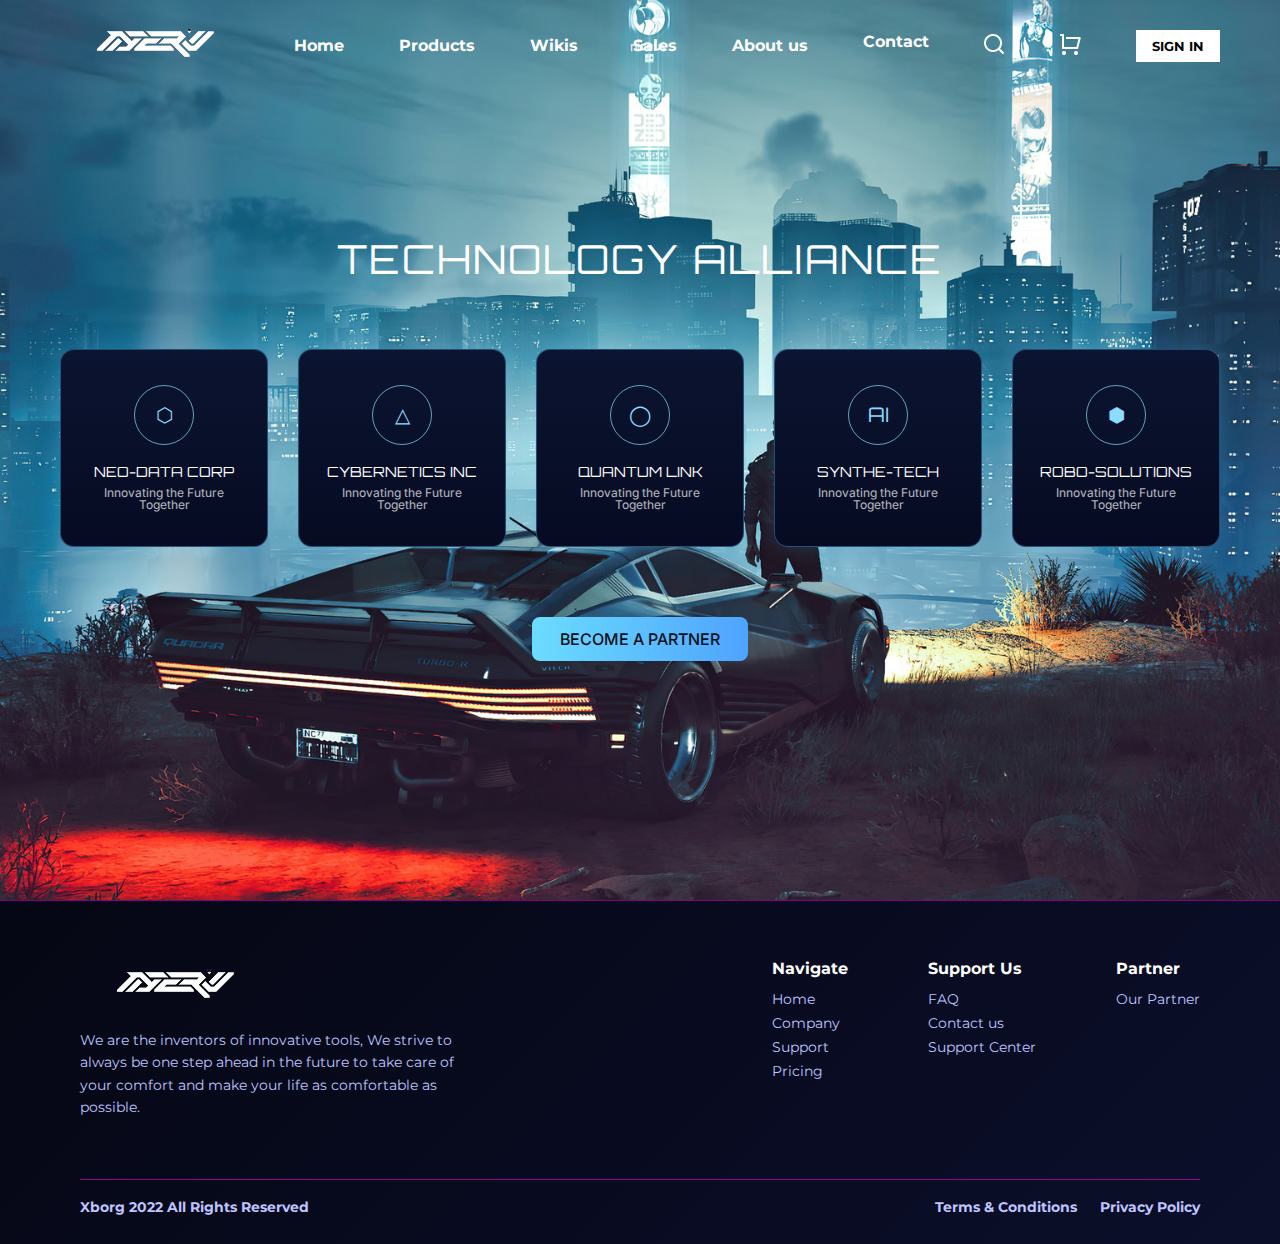
<file: partner.html>
<!DOCTYPE html>
<html lang="en">
<head>
    <meta charset="UTF-8">
    <meta name="viewport" content="width=device-width, initial-scale=1.0">
    <title>Cyborg</title>
    <link rel="stylesheet" href="partner.css">
    <!-- ORBITRON (titles, cards, headings) -->
<link href="https://fonts.googleapis.com/css2?family=Orbitron:wght@400;500;600;700&display=swap" rel="stylesheet">

<!-- INTER (body text, buttons, subtitles) -->
<link href="https://fonts.googleapis.com/css2?family=Inter:wght@400;500;600&display=swap" rel="stylesheet">
<link rel="preconnect" href="https://fonts.googleapis.com">
<link rel="preconnect" href="https://fonts.gstatic.com" crossorigin>
<link href="https://fonts.googleapis.com/css2?family=Montserrat:ital,wght@0,100..900;1,100..900&display=swap" rel="stylesheet">

</head>
<body>
    <header class="xbrv-orbit-nav">

  <div class="xbrv-logo-slot">
    <a href="index.html"><img src="Images/nerv 1.png" class="xbrv-logo-img"></a>
  </div>

  <!-- BURGER -->
  <input type="checkbox" id="nav-toggle">
  <label for="nav-toggle" class="burger">
    <span></span>
    <span></span>
    <span></span>
  </label>

  <nav class="xbrv-hyper-links">
    <a href="index.html">Home</a>
    <a href="products.html">Products</a>
    <a href="wikis.html">Wikis</a>
    <a href="sales.html">Sales</a>
    <a href="about-us.html">About us</a>
    <a href="input.html" class="abot-us">Contact</a>
    <a><img src="Images/Vector.png" alt="1"></a>
    <a><img src="Images/Vector (1).png" alt="1"></a>
  </nav>

  <div class="xbrv-auth-zone desktop-auth">
    <a href="signin.html"><button class="xbrv-auth-btn">SIGN IN</button></a>
  </div>
</header>
    <!-- MAIN CONTACT ZONE -->

<main>
    <section class="neon-city-shell">
          <h2 class="tech-title">TECHNOLOGY ALLIANCE</h2>

  <div class="tech-cards">
    <div class="tech-card">
      <div class="tech-icon">⬡</div>
      <h3>NEO-DATA CORP</h3>
      <p>Innovating the Future Together</p>
    </div>

    <div class="tech-card">
      <div class="tech-icon">△</div>
      <h3>CYBERNETICS INC</h3>
      <p>Innovating the Future Together</p>
    </div>

    <div class="tech-card">
      <div class="tech-icon">◯</div>
      <h3>QUANTUM LINK</h3>
      <p>Innovating the Future Together</p>
    </div>

    <div class="tech-card">
      <div class="tech-icon">AI</div>
      <h3>SYNTHE-TECH</h3>
      <p>Innovating the Future Together</p>
    </div>

    <div class="tech-card">
      <div class="tech-icon">⬢</div>
      <h3>ROBO-SOLUTIONS</h3>
      <p>Innovating the Future Together</p>
    </div>
  </div>

  <div class="tech-actions">
    <a href="input.html" class="btn primary">BECOME A PARTNER</a>
  </div>
    </section>
</main>

<footer class="footer" style="border-top: 1px solid purple;">
  <div class="footer-top">
    <div class="footer-brand">
      <!-- Replace this with your image -->
      <h2 class="logo"><img style="margin-right: 300px;" src="Images/nerv 1.png" alt="kg"></h2>

      <p class="OOO">
We are the inventors of innovative tools, We strive to always be one step ahead in the future to take care of your comfort and make your life as comfortable as possible.
      </p>

    </div>

    <div class="footer-links">
      <div>
        <h4 class="wam">Navigate</h4>
        <a href="index.html" class="bruh">Home</a>
        <a href="about-us.html" class="bruh">Company</a>
        <a href="support.html" class="bruh">Support</a>
        <a href="products.html" class="bruh">Pricing</a>
      </div>

      <div>
        <h4 class="wam">Support Us</h4>
        <a href="faq.html" class="bruh">FAQ</a>
        <a href="input.html" class="bruh" >Contact us</a>
        <a href="support.html" class="bruh" >Support Center</a>
      </div>

      <div>
        <h4 class="wam">Partner</h4>
        <a href="partner.html" class="bruh">Our Partner</a>
      </div>
    </div>
  </div>

  <div class="footer-bottom">
    <a class="batrum12" >Xborg 2022 All Rights Reserved</a>

    <div class="bottom-links">
      <a href="terms.html" class="batrum">Terms & Conditions</a>
      <a class="batrum" href="Privacy.html">Privacy Policy</a>
    </div>
  </div>
</footer>
</body>
</html>
</file>
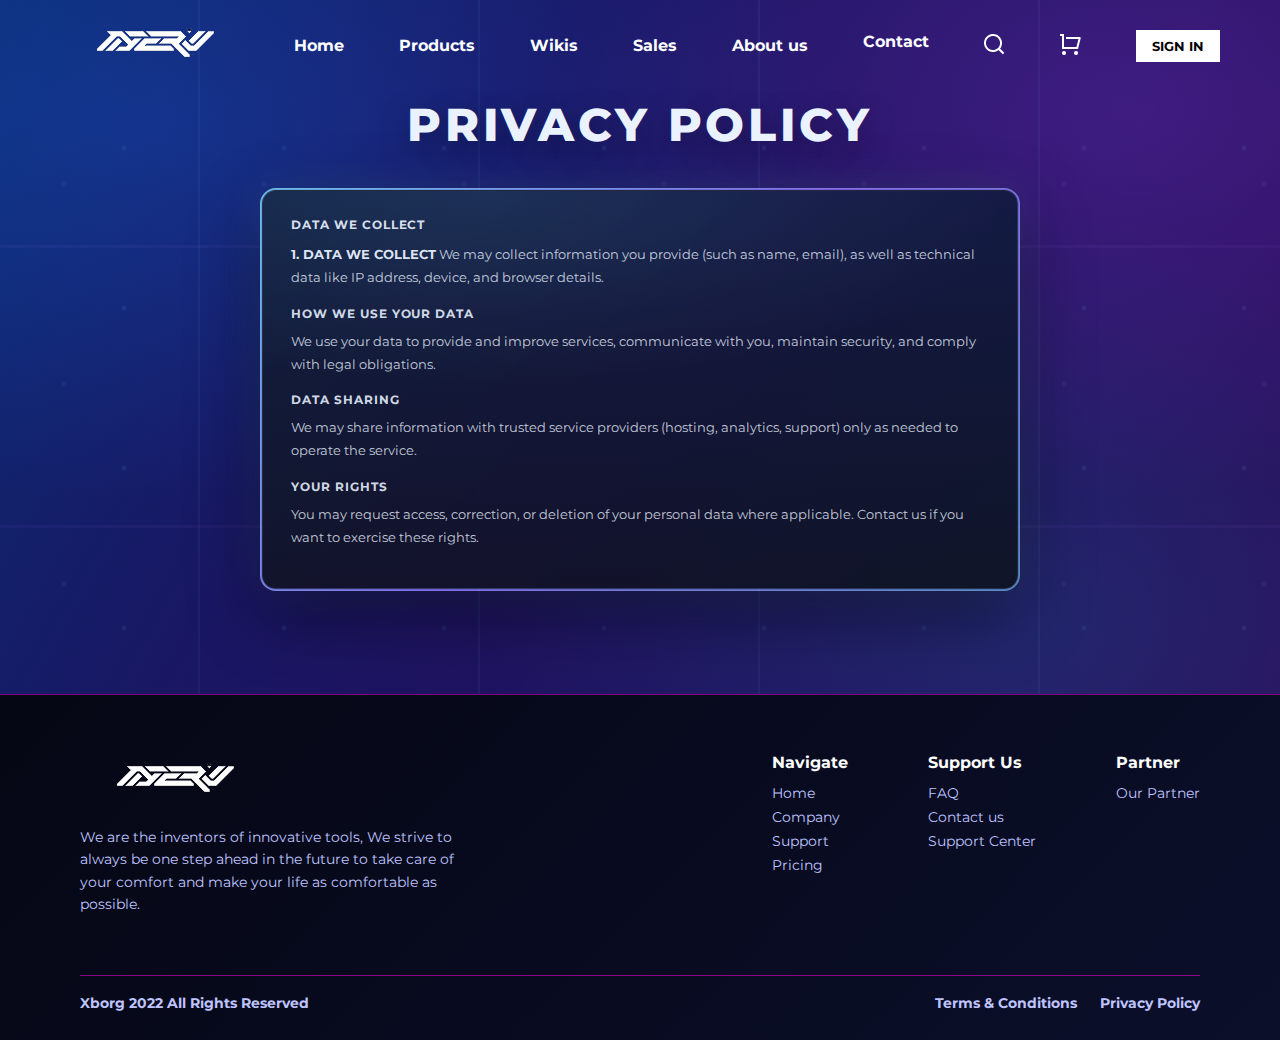
<file: Privacy.html>
<!DOCTYPE html>
<html lang="en">
<head>
    <meta charset="UTF-8">
    <meta name="viewport" content="width=device-width, initial-scale=1.0">
    <title>Cyborg</title>
    <link rel="stylesheet" href="privacy.css">
    <link rel="preconnect" href="https://fonts.googleapis.com">
<link rel="preconnect" href="https://fonts.gstatic.com" crossorigin>
<link href="https://fonts.googleapis.com/css2?family=Montserrat:wght@500;600;700;800&display=swap" rel="stylesheet">
<link rel="preconnect" href="https://fonts.googleapis.com">
<link rel="preconnect" href="https://fonts.gstatic.com" crossorigin>
<link href="https://fonts.googleapis.com/css2?family=Montserrat:wght@500;600;700;800&display=swap" rel="stylesheet">


</head>
<body>
    <header class="xbrv-orbit-nav">

  <div class="xbrv-logo-slot">
    <a href="index.html"><img src="Images/nerv 1.png" class="xbrv-logo-img"></a>
  </div>

  <!-- BURGER -->
  <input type="checkbox" id="nav-toggle">
  <label for="nav-toggle" class="burger">
    <span></span>
    <span></span>
    <span></span>
  </label>

  <nav class="xbrv-hyper-links">
    <a href="index.html">Home</a>
    <a href="products.html">Products</a>
    <a href="wikis.html">Wikis</a>
    <a href="sales.html">Sales</a>
    <a href="about-us.html">About us</a>
    <a href="input.html" class="abot-us">Contact</a>
    <a><img src="Images/Vector.png" alt="1"></a>
    <a><img src="Images/Vector (1).png" alt="1"></a>
  </nav>

  <div class="xbrv-auth-zone desktop-auth">
    <a href="signin.html"><button class="xbrv-auth-btn">SIGN IN</button></a>
  </div>
</header>

<main>
    <section class="prvx-pp-wrap">
  <div class="prvx-pp-gridfx"></div>

  <div class="prvx-pp-inner">
    <h2 class="prvx-pp-title">PRIVACY POLICY</h2>

    <div class="prvx-pp-frame">
      <div class="prvx-pp-card">
        <div class="prvx-pp-head">DATA WE COLLECT</div>

        <div class="prvx-pp-body">
          <p><strong>1. DATA WE COLLECT</strong> We may collect information you provide (such as name, email), as well as technical data like IP address, device, and browser details.</p>

          <h4 class="prvx-pp-sub">HOW WE USE YOUR DATA</h4>
          <p>We use your data to provide and improve services, communicate with you, maintain security, and comply with legal obligations.</p>

          <h4 class="prvx-pp-sub">DATA SHARING</h4>
          <p>We may share information with trusted service providers (hosting, analytics, support) only as needed to operate the service.</p>

          <h4 class="prvx-pp-sub">YOUR RIGHTS</h4>
          <p>You may request access, correction, or deletion of your personal data where applicable. Contact us if you want to exercise these rights.</p>
        </div>
      </div>
    </div>
  </div>
</section>
</main>


<footer class="footer" style="border-top: 1px solid purple;">
  <div class="footer-top">
    <div class="footer-brand">
      <!-- Replace this with your image -->
      <h2 class="logo"><img style="margin-right: 300px;" src="Images/nerv 1.png" alt="kg"></h2>

      <p class="OOO">
We are the inventors of innovative tools, We strive to always be one step ahead in the future to take care of your comfort and make your life as comfortable as possible.
      </p>

    </div>

    <div class="footer-links">
      <div>
        <h4 class="wam">Navigate</h4>
        <a href="index.html" class="bruh">Home</a>
        <a href="about-us.html" class="bruh">Company</a>
        <a href="support.html" class="bruh">Support</a>
        <a href="products.html" class="bruh">Pricing</a>
      </div>

      <div>
        <h4 class="wam">Support Us</h4>
        <a href="faq.html" class="bruh">FAQ</a>
        <a href="input.html" class="bruh" >Contact us</a>
        <a href="support.html" class="bruh" >Support Center</a>
      </div>

      <div>
        <h4 class="wam">Partner</h4>
        <a href="partner.html" class="bruh">Our Partner</a>
      </div>
    </div>
  </div>

  <div class="footer-bottom">
    <a class="batrum12" >Xborg 2022 All Rights Reserved</a>

    <div class="bottom-links">
      <a href="terms.html" class="batrum">Terms & Conditions</a>
      <a class="batrum" href="Privacy.html">Privacy Policy</a>
    </div>
  </div>
</footer>
</body>
</html>
</file>
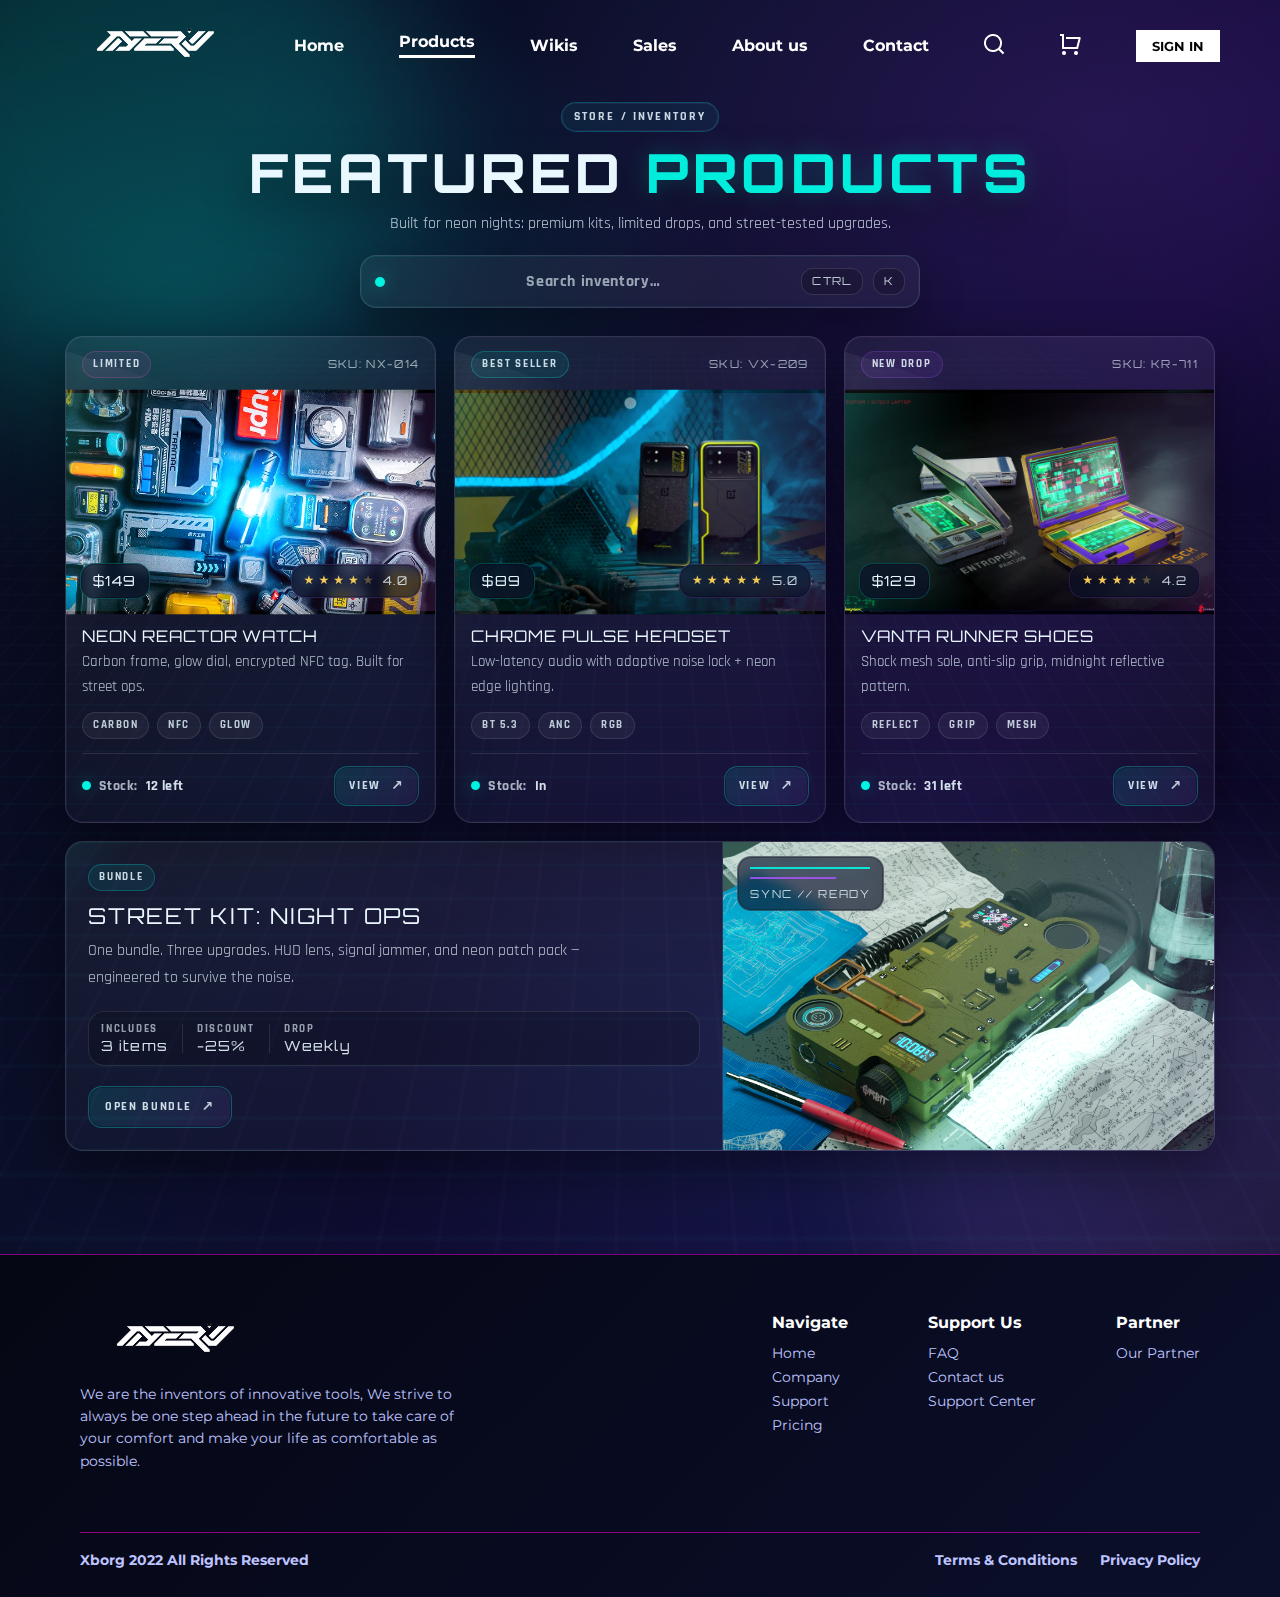
<file: products.html>
<!DOCTYPE html>
<html lang="en">
<head>
    <meta charset="UTF-8">
    <meta name="viewport" content="width=device-width, initial-scale=1.0">
    <title>cyborg</title>
    <link rel="stylesheet" href="products.css">
    <link rel="preconnect" href="https://fonts.googleapis.com" />
<link rel="preconnect" href="https://fonts.gstatic.com" crossorigin />
<link href="https://fonts.googleapis.com/css2?family=Orbitron:wght@500;600;700;800&family=Rajdhani:wght@400;500;600;700&display=swap" rel="stylesheet"/>
 <link rel="preconnect" href="https://fonts.googleapis.com">
<link rel="preconnect" href="https://fonts.gstatic.com" crossorigin>
<link href="https://fonts.googleapis.com/css2?family=Orbitron:wght@500;600&family=Inter:wght@400;500&display=swap" rel="stylesheet">

<link href="https://fonts.googleapis.com/css2?family=Orbitron:wght@400;600&family=Rajdhani:wght@400;500;600&display=swap" rel="stylesheet">
<link href="https://fonts.googleapis.com/css2?family=Montserrat:ital,wght@0,100..900;1,100..900&display=swap" rel="stylesheet">
<link rel="preconnect" href="https://fonts.googleapis.com">
<link rel="preconnect" href="https://fonts.gstatic.com" crossorigin>
<link rel="preconnect" href="https://fonts.googleapis.com">
<link rel="preconnect" href="https://fonts.gstatic.com" crossorigin>
<link href="https://fonts.googleapis.com/css2?family=Orbitron:wght@500;600;700;800&family=Rajdhani:wght@400;500;600;700&display=swap" rel="stylesheet">
<link href="https://fonts.googleapis.com/css2?family=Montserrat:ital,wght@0,100..900;1,100..900&family=Roboto:ital,wght@0,100..900;1,100..900&display=swap" rel="stylesheet">
</head>

</head>
<body>
       <header class="xbrv-orbit-nav">

  <div class="xbrv-logo-slot">
    <a href="index.html"><img src="Images/nerv 1.png" class="xbrv-logo-img"></a>
  </div>

  <!-- BURGER -->
  <input type="checkbox" id="nav-toggle">
  <label for="nav-toggle" class="burger">
    <span></span>
    <span></span>
    <span></span>
  </label>

  <nav class="xbrv-hyper-links">
    <a href="index.html">Home</a>
    <a href="products.html"  class="abot-us">Products</a>
    <a href="wikis.html">Wikis</a>
    <a href="sales.html">Sales</a>
    <a href="about-us.html">About us</a>
    <a href="input.html">Contact</a>
    <a><img src="Images/Vector.png" alt="1"></a>
    <a><img src="Images/Vector (1).png" alt="1"></a>
  </nav>

  <div class="xbrv-auth-zone desktop-auth">
    <a href="signin.html"><button class="xbrv-auth-btn">SIGN IN</button></a>
  </div>
</header>

<main>
<section class="zx-prod" id="products">
  <!-- background fx -->
  <div class="zx-prod__bg" aria-hidden="true">
    <span class="zx-prod__grid"></span>
    <span class="zx-prod__glow zx-prod__glow--a"></span>
    <span class="zx-prod__glow zx-prod__glow--b"></span>
    <span class="zx-prod__scan"></span>
    <span class="zx-prod__noise"></span>
  </div>

  <div class="zx-prod__inner">
    <header class="zx-prod__head">
      <div class="zx-prod__kicker">STORE / INVENTORY</div>
      <h2 class="zx-prod__title">FEATURED <span class="zx-prod__accent">PRODUCTS</span></h2>
      <p class="zx-prod__sub">
        Built for neon nights: premium kits, limited drops, and street-tested upgrades.
      </p>

      <!-- visual-only search bar (no JS) -->
      <div class="zx-prod__search" aria-hidden="true">
        <span class="zx-prod__searchDot"></span>
        <span class="zx-prod__searchTxt">Search inventory…</span>
        <span class="zx-prod__searchKey">CTRL</span>
        <span class="zx-prod__searchKey">K</span>
      </div>
    </header>

    <div class="zx-prod__gridCards">
      <!-- PRODUCT 1 -->
      <article class="zx-item">
        <div class="zx-item__top">
          <div class="zx-item__badge">LIMITED</div>
          <div class="zx-item__sku">SKU: NX-014</div>
        </div>

        <div class="zx-item__media">
          <img src="hq720.jpg" alt="Product image">
          <div class="zx-item__overlay"></div>
          <div class="zx-item__shine"></div>
          <div class="zx-item__corners" aria-hidden="true"></div>

          <div class="zx-item__float">
            <div class="zx-item__price">$149</div>
            <div class="zx-item__rating">
              <span class="zx-item__star">★</span>
              <span class="zx-item__star">★</span>
              <span class="zx-item__star">★</span>
              <span class="zx-item__star">★</span>
              <span class="zx-item__star zx-item__star--dim">★</span>
              <span class="zx-item__rateTxt">4.0</span>
            </div>
          </div>
        </div>

        <div class="zx-item__body">
          <h3 class="zx-item__name">Neon Reactor Watch</h3>
          <p class="zx-item__desc">Carbon frame, glow dial, encrypted NFC tag. Built for street ops.</p>

          <div class="zx-item__chips">
            <span class="zx-item__chip">Carbon</span>
            <span class="zx-item__chip">NFC</span>
            <span class="zx-item__chip">Glow</span>
          </div>

          <div class="zx-item__bar">
            <div class="zx-item__stock">
              <span class="zx-item__stockDot"></span>
              <span>Stock:</span>
              <strong>12 left</strong>
            </div>
            <a class="zx-item__cta" href="#">
              View
              <span class="zx-item__arrow">↗</span>
            </a>
          </div>
        </div>
      </article>

      <!-- PRODUCT 2 -->
      <article class="zx-item">
        <div class="zx-item__top">
          <div class="zx-item__badge zx-item__badge--cyan">BEST SELLER</div>
          <div class="zx-item__sku">SKU: VX-209</div>
        </div>

        <div class="zx-item__media">
          <img src="oneplus.webp" alt="Product image">
          <div class="zx-item__overlay"></div>
          <div class="zx-item__shine"></div>
          <div class="zx-item__corners" aria-hidden="true"></div>

          <div class="zx-item__float">
            <div class="zx-item__price">$89</div>
            <div class="zx-item__rating">
              <span class="zx-item__star">★</span>
              <span class="zx-item__star">★</span>
              <span class="zx-item__star">★</span>
              <span class="zx-item__star">★</span>
              <span class="zx-item__star">★</span>
              <span class="zx-item__rateTxt">5.0</span>
            </div>
          </div>
        </div>

        <div class="zx-item__body">
          <h3 class="zx-item__name">Chrome Pulse Headset</h3>
          <p class="zx-item__desc">Low-latency audio with adaptive noise lock + neon edge lighting.</p>

          <div class="zx-item__chips">
            <span class="zx-item__chip">BT 5.3</span>
            <span class="zx-item__chip">ANC</span>
            <span class="zx-item__chip">RGB</span>
          </div>

          <div class="zx-item__bar">
            <div class="zx-item__stock">
              <span class="zx-item__stockDot"></span>
              <span>Stock:</span>
              <strong>In</strong>
            </div>
            <a class="zx-item__cta" href="#">
              View
              <span class="zx-item__arrow">↗</span>
            </a>
          </div>
        </div>
      </article>

      <!-- PRODUCT 3 -->
      <article class="zx-item">
        <div class="zx-item__top">
          <div class="zx-item__badge zx-item__badge--mag">NEW DROP</div>
          <div class="zx-item__sku">SKU: KR-711</div>
        </div>

        <div class="zx-item__media">
          <img src="maciej-rebisz-enthropism-laptop-v004.jpg" alt="Product image">
          <div class="zx-item__overlay"></div>
          <div class="zx-item__shine"></div>
          <div class="zx-item__corners" aria-hidden="true"></div>

          <div class="zx-item__float">
            <div class="zx-item__price">$129</div>
            <div class="zx-item__rating">
              <span class="zx-item__star">★</span>
              <span class="zx-item__star">★</span>
              <span class="zx-item__star">★</span>
              <span class="zx-item__star">★</span>
              <span class="zx-item__star zx-item__star--dim">★</span>
              <span class="zx-item__rateTxt">4.2</span>
            </div>
          </div>
        </div>

        <div class="zx-item__body">
          <h3 class="zx-item__name">Vanta Runner Shoes</h3>
          <p class="zx-item__desc">Shock mesh sole, anti-slip grip, midnight reflective pattern.</p>

          <div class="zx-item__chips">
            <span class="zx-item__chip">Reflect</span>
            <span class="zx-item__chip">Grip</span>
            <span class="zx-item__chip">Mesh</span>
          </div>

          <div class="zx-item__bar">
            <div class="zx-item__stock">
              <span class="zx-item__stockDot"></span>
              <span>Stock:</span>
              <strong>31 left</strong>
            </div>
            <a class="zx-item__cta" href="#">
              View
              <span class="zx-item__arrow">↗</span>
            </a>
          </div>
        </div>
      </article>

      <!-- FEATURE STRIP (wide) -->
      <article class="zx-feature">
        <div class="zx-feature__left">
          <div class="zx-feature__tag">BUNDLE</div>
          <h3 class="zx-feature__title">Street Kit: Night Ops</h3>
          <p class="zx-feature__text">
            One bundle. Three upgrades. HUD lens, signal jammer, and neon patch pack —
            engineered to survive the noise.
          </p>

          <div class="zx-feature__specs">
            <div class="zx-feature__spec">
              <div class="zx-feature__k">Includes</div>
              <div class="zx-feature__v">3 items</div>
            </div>
            <div class="zx-feature__spec">
              <div class="zx-feature__k">Discount</div>
              <div class="zx-feature__v">-25%</div>
            </div>
            <div class="zx-feature__spec">
              <div class="zx-feature__k">Drop</div>
              <div class="zx-feature__v">Weekly</div>
            </div>
          </div>

          <a class="zx-feature__cta" href="#">
            Open Bundle
            <span class="zx-feature__arrow">↗</span>
          </a>
        </div>

        <div class="zx-feature__right">
          <img src="wbiorl2qbw091.png" alt="Bundle image">
          <div class="zx-feature__overlay"></div>
          <div class="zx-feature__hud" aria-hidden="true">
            <div class="zx-feature__hudLine"></div>
            <div class="zx-feature__hudLine zx-feature__hudLine--b"></div>
            <div class="zx-feature__hudText">SYNC // READY</div>
          </div>
        </div>
      </article>
    </div>
  </div>
</section>
</main>

<footer class="footer" style="border-top: 1px solid purple;">
  <div class="footer-top">
    <div class="footer-brand">
      <!-- Replace this with your image -->
      <h2 class="logo"><img style="margin-right: 300px;" src="Images/nerv 1.png" alt="kg"></h2>

      <p class="OOO">
We are the inventors of innovative tools, We strive to always be one step ahead in the future to take care of your comfort and make your life as comfortable as possible.
      </p>

    </div>

    <div class="footer-links">
      <div>
        <h4 class="wam">Navigate</h4>
        <a href="index.html" class="bruh">Home</a>
        <a href="about-us.html" class="bruh">Company</a>
        <a href="support.html" class="bruh">Support</a>
        <a href="products.html" class="bruh">Pricing</a>
      </div>

      <div>
        <h4 class="wam">Support Us</h4>
        <a href="faq.html" class="bruh">FAQ</a>
        <a href="input.html" class="bruh" >Contact us</a>
        <a href="support.html" class="bruh" >Support Center</a>
      </div>

      <div>
        <h4 class="wam">Partner</h4>
        <a href="partner.html" class="bruh">Our Partner</a>
      </div>
    </div>
  </div>

  <div class="footer-bottom">
    <a class="batrum12" >Xborg 2022 All Rights Reserved</a>

    <div class="bottom-links">
      <a href="terms.html" class="batrum">Terms & Conditions</a>
      <a class="batrum" href="Privacy.html">Privacy Policy</a>
    </div>
  </div>
</footer>
</body>
</html>
</file>
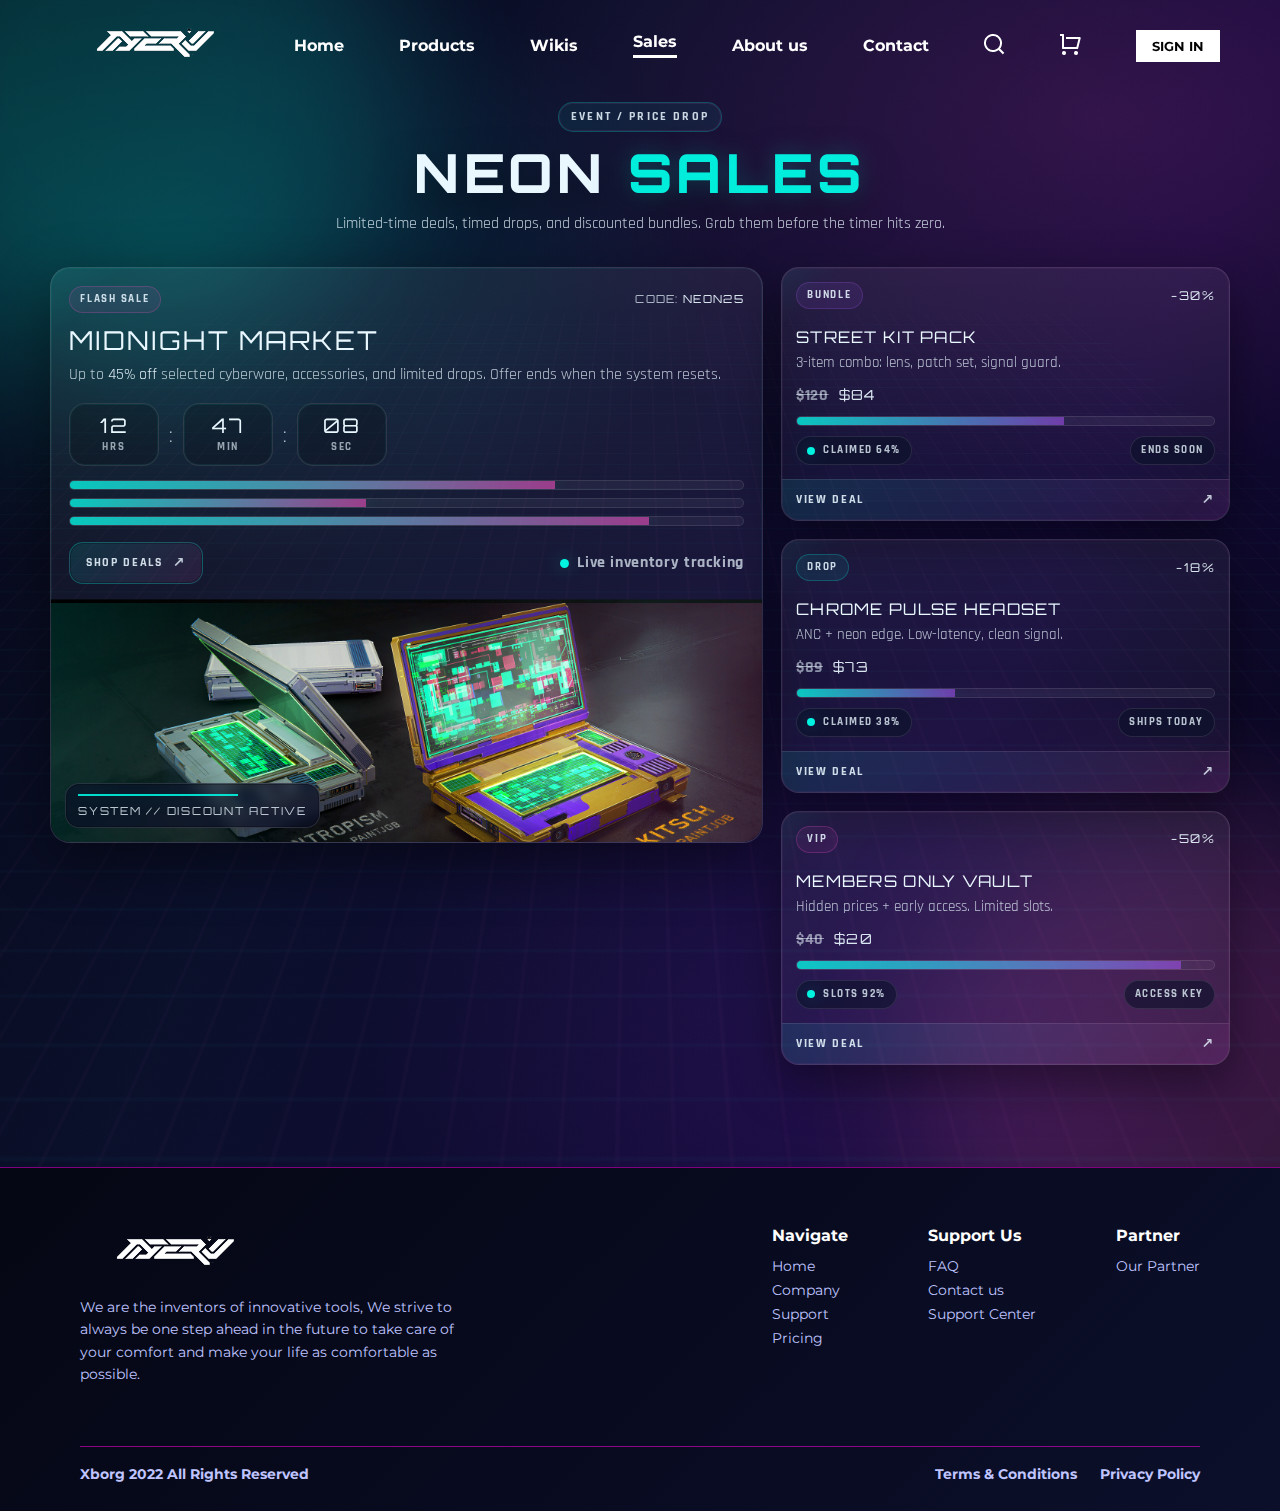
<file: sales.html>
<!DOCTYPE html>
<html lang="en">
<head>
    <meta charset="UTF-8">
    <meta name="viewport" content="width=device-width, initial-scale=1.0">
    <title>cyborg</title>
    <link rel="stylesheet" href="sales.css">
    <link rel="preconnect" href="https://fonts.googleapis.com" />
<link rel="preconnect" href="https://fonts.gstatic.com" crossorigin />
<link href="https://fonts.googleapis.com/css2?family=Orbitron:wght@500;600;700;800&family=Rajdhani:wght@400;500;600;700&display=swap" rel="stylesheet"/>
 <link rel="preconnect" href="https://fonts.googleapis.com">
<link rel="preconnect" href="https://fonts.gstatic.com" crossorigin>
<link href="https://fonts.googleapis.com/css2?family=Orbitron:wght@500;600&family=Inter:wght@400;500&display=swap" rel="stylesheet">

<link href="https://fonts.googleapis.com/css2?family=Orbitron:wght@400;600&family=Rajdhani:wght@400;500;600&display=swap" rel="stylesheet">
<link rel="preconnect" href="https://fonts.googleapis.com">
<link rel="preconnect" href="https://fonts.gstatic.com" crossorigin>
<link href="https://fonts.googleapis.com/css2?family=Orbitron:wght@600;700;800&family=Rajdhani:wght@400;500;600;700&display=swap" rel="stylesheet">
<link rel="preconnect" href="https://fonts.googleapis.com">
<link href="https://fonts.googleapis.com/css2?family=Montserrat:ital,wght@0,100..900;1,100..900&display=swap" rel="stylesheet">
<link rel="preconnect" href="https://fonts.googleapis.com">
<link rel="preconnect" href="https://fonts.gstatic.com" crossorigin>
<link rel="preconnect" href="https://fonts.googleapis.com">
<link rel="preconnect" href="https://fonts.gstatic.com" crossorigin>
<link href="https://fonts.googleapis.com/css2?family=Orbitron:wght@500;600;700;800&family=Rajdhani:wght@400;500;600;700&display=swap" rel="stylesheet">
<link href="https://fonts.googleapis.com/css2?family=Montserrat:ital,wght@0,100..900;1,100..900&family=Roboto:ital,wght@0,100..900;1,100..900&display=swap" rel="stylesheet">
</head>

</head>
<body>
       <header class="xbrv-orbit-nav">

  <div class="xbrv-logo-slot">
    <a href="index.html"><img src="Images/nerv 1.png" class="xbrv-logo-img"></a>
  </div>

  <!-- BURGER -->
  <input type="checkbox" id="nav-toggle">
  <label for="nav-toggle" class="burger">
    <span></span>
    <span></span>
    <span></span>
  </label>

  <nav class="xbrv-hyper-links">
    <a href="index.html">Home</a>
    <a href="products.html">Products</a>
    <a href="wikis.html">Wikis</a>
    <a href="sales.html" class="abot-us">Sales</a>
    <a href="about-us.html">About us</a>
    <a href="input.html">Contact</a>
    <a><img src="Images/Vector.png" alt="1"></a>
    <a><img src="Images/Vector (1).png" alt="1"></a>
  </nav>

  <div class="xbrv-auth-zone desktop-auth">
    <a href="signin.html"><button class="xbrv-auth-btn">SIGN IN</button></a>
  </div>
</header>

<main>
    <section class="vl-sale" id="sales">
  <div class="vl-sale__bg" aria-hidden="true">
    <span class="vl-sale__grid"></span>
    <span class="vl-sale__glow vl-sale__glow--a"></span>
    <span class="vl-sale__glow vl-sale__glow--b"></span>
    <span class="vl-sale__scan"></span>
    <span class="vl-sale__noise"></span>
  </div>

  <div class="vl-sale__inner">
    <header class="vl-sale__head">
      <div class="vl-sale__kicker">EVENT / PRICE DROP</div>
      <h2 class="vl-sale__title">NEON <span class="vl-sale__accent">SALES</span></h2>
      <p class="vl-sale__sub">
        Limited-time deals, timed drops, and discounted bundles. Grab them before the timer hits zero.
      </p>
    </header>

    <div class="vl-sale__layout">
      <!-- LEFT: main promo -->
      <article class="vl-hero">
        <div class="vl-hero__top">
          <div class="vl-hero__tag">FLASH SALE</div>
          <div class="vl-hero__code">
            CODE: <strong>NEON25</strong>
          </div>
        </div>

        <h3 class="vl-hero__title">Midnight Market</h3>
        <p class="vl-hero__text">
          Up to <strong>45% off</strong> selected cyberware, accessories, and limited drops.
          Offer ends when the system resets.
        </p>

        <!-- fake countdown (visual only) -->
        <div class="vl-time" aria-hidden="true">
          <div class="vl-time__cell">
            <div class="vl-time__num">12</div>
            <div class="vl-time__lab">HRS</div>
          </div>
          <div class="vl-time__sep">:</div>
          <div class="vl-time__cell">
            <div class="vl-time__num">47</div>
            <div class="vl-time__lab">MIN</div>
          </div>
          <div class="vl-time__sep">:</div>
          <div class="vl-time__cell">
            <div class="vl-time__num">08</div>
            <div class="vl-time__lab">SEC</div>
          </div>
        </div>

        <div class="vl-hero__bars" aria-hidden="true">
          <div class="vl-hero__bar"><span style="width:72%"></span></div>
          <div class="vl-hero__bar"><span style="width:44%"></span></div>
          <div class="vl-hero__bar"><span style="width:86%"></span></div>
        </div>

        <div class="vl-hero__ctaRow">
          <a class="vl-hero__cta" href="#">
            Shop Deals
            <span class="vl-hero__arrow">↗</span>
          </a>
          <div class="vl-hero__note">
            <span class="vl-hero__dot"></span>
            Live inventory tracking
          </div>
        </div>

        <div class="vl-hero__img">
          <!-- replace image -->
          <img src="maciej-rebisz-enthropism-laptop-v004.jpg">
          <div class="vl-hero__imgOverlay"></div>
          <div class="vl-hero__hud" aria-hidden="true">
            <div class="vl-hero__hudLine"></div>
            <div class="vl-hero__hudTxt">SYSTEM // DISCOUNT ACTIVE</div>
          </div>
        </div>
      </article>

      <!-- RIGHT: sale cards -->
      <div class="vl-cards">
        <!-- card 1 -->
        <article class="vl-card">
          <div class="vl-card__top">
            <div class="vl-card__badge">BUNDLE</div>
            <div class="vl-card__off"><strong>-30%</strong></div>
          </div>

          <div class="vl-card__body">
            <h4 class="vl-card__title">Street Kit Pack</h4>
            <p class="vl-card__text">3-item combo: lens, patch set, signal guard.</p>

            <div class="vl-card__priceRow">
              <span class="vl-card__old">$120</span>
              <span class="vl-card__new">$84</span>
            </div>

            <div class="vl-card__meter" aria-hidden="true">
              <span style="width:64%"></span>
            </div>
            <div class="vl-card__meta">
              <span class="vl-mini">
                <span class="vl-mini__dot"></span> Claimed 64%
              </span>
              <span class="vl-mini">Ends soon</span>
            </div>
          </div>

          <a class="vl-card__cta" href="#">
            View Deal <span class="vl-card__arrow">↗</span>
          </a>
        </article>

        <!-- card 2 -->
        <article class="vl-card">
          <div class="vl-card__top">
            <div class="vl-card__badge vl-card__badge--cyan">DROP</div>
            <div class="vl-card__off"><strong>-18%</strong></div>
          </div>

          <div class="vl-card__body">
            <h4 class="vl-card__title">Chrome Pulse Headset</h4>
            <p class="vl-card__text">ANC + neon edge. Low-latency, clean signal.</p>

            <div class="vl-card__priceRow">
              <span class="vl-card__old">$89</span>
              <span class="vl-card__new">$73</span>
            </div>

            <div class="vl-card__meter" aria-hidden="true">
              <span style="width:38%"></span>
            </div>
            <div class="vl-card__meta">
              <span class="vl-mini">
                <span class="vl-mini__dot"></span> Claimed 38%
              </span>
              <span class="vl-mini">Ships today</span>
            </div>
          </div>

          <a class="vl-card__cta" href="#">
            View Deal <span class="vl-card__arrow">↗</span>
          </a>
        </article>

        <!-- card 3 -->
        <article class="vl-card">
          <div class="vl-card__top">
            <div class="vl-card__badge vl-card__badge--mag">VIP</div>
            <div class="vl-card__off"><strong>-50%</strong></div>
          </div>

          <div class="vl-card__body">
            <h4 class="vl-card__title">Members Only Vault</h4>
            <p class="vl-card__text">Hidden prices + early access. Limited slots.</p>

            <div class="vl-card__priceRow">
              <span class="vl-card__old">$40</span>
              <span class="vl-card__new">$20</span>
            </div>

            <div class="vl-card__meter" aria-hidden="true">
              <span style="width:92%"></span>
            </div>
            <div class="vl-card__meta">
              <span class="vl-mini">
                <span class="vl-mini__dot"></span> Slots 92%
              </span>
              <span class="vl-mini">Access key</span>
            </div>
          </div>

          <a class="vl-card__cta" href="#">
            View Deal <span class="vl-card__arrow">↗</span>
          </a>
        </article>
      </div>
    </div>
  </div>
</section>
</main>

<footer class="footer" style="border-top: 1px solid purple;">
  <div class="footer-top">
    <div class="footer-brand">
      <!-- Replace this with your image -->
      <h2 class="logo"><img style="margin-right: 300px;" src="Images/nerv 1.png" alt="kg"></h2>

      <p class="OOO">
We are the inventors of innovative tools, We strive to always be one step ahead in the future to take care of your comfort and make your life as comfortable as possible.
      </p>

    </div>

    <div class="footer-links">
      <div>
        <h4 class="wam">Navigate</h4>
        <a href="index.html" class="bruh">Home</a>
        <a href="about-us.html" class="bruh">Company</a>
        <a href="support.html" class="bruh">Support</a>
        <a href="products.html" class="bruh">Pricing</a>
      </div>

      <div>
        <h4 class="wam">Support Us</h4>
        <a href="faq.html" class="bruh">FAQ</a>
        <a href="input.html" class="bruh" >Contact us</a>
        <a href="support.html" class="bruh" >Support Center</a>
      </div>

      <div>
        <h4 class="wam">Partner</h4>
        <a href="partner.html" class="bruh">Our Partner</a>
      </div>
    </div>
  </div>

  <div class="footer-bottom">
    <a class="batrum12" >Xborg 2022 All Rights Reserved</a>

    <div class="bottom-links">
      <a href="terms.html" class="batrum">Terms & Conditions</a>
      <a class="batrum" href="Privacy.html">Privacy Policy</a>
    </div>
  </div>
</footer>
</body>
</html>
</file>
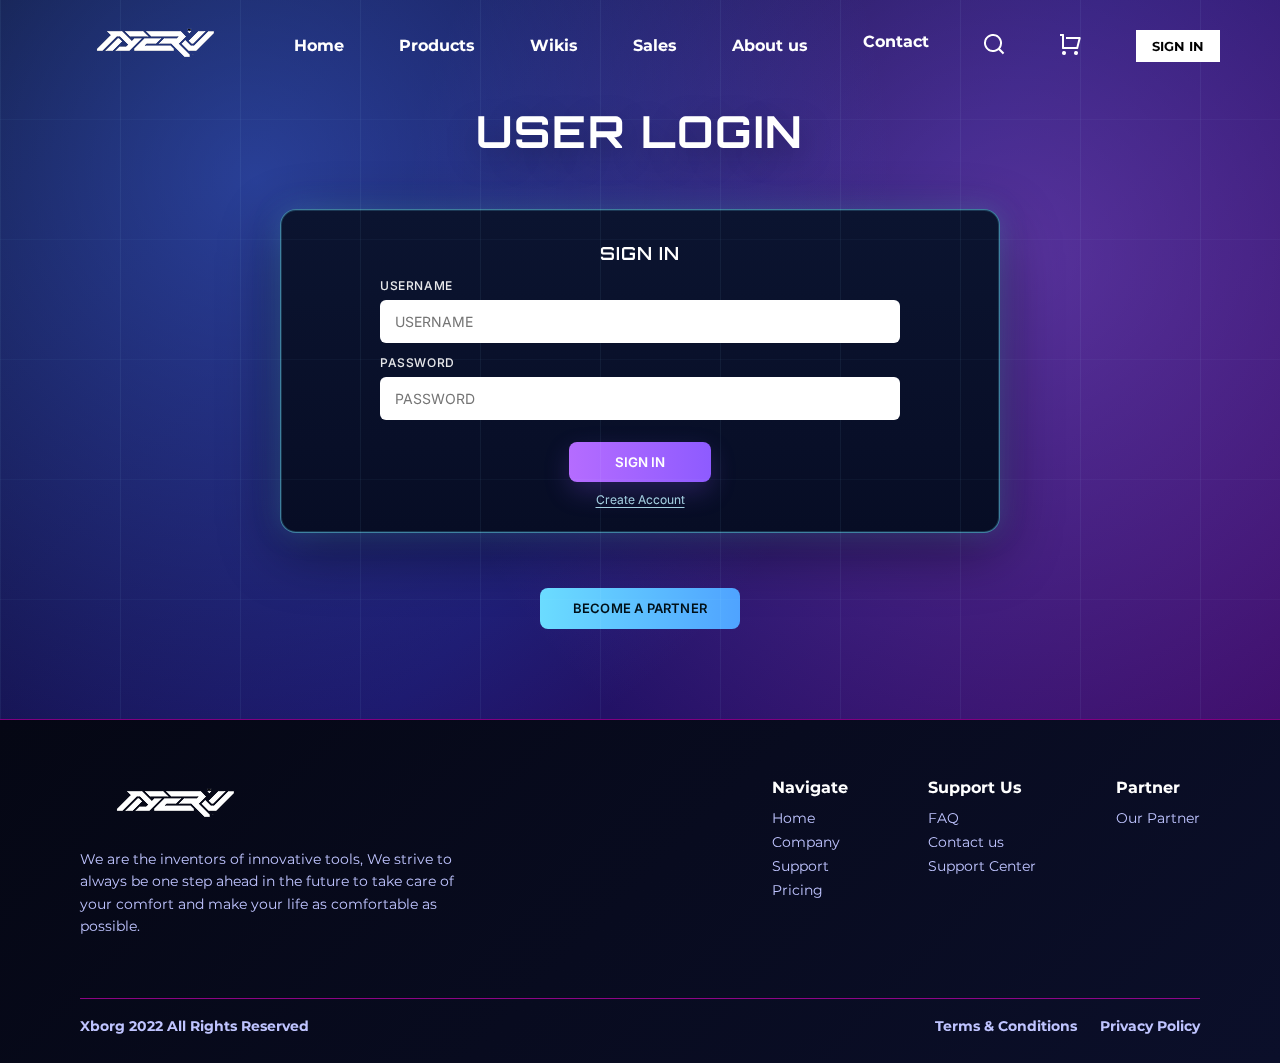
<file: signin.html>
<!DOCTYPE html>
<html lang="en">
<head>
    <meta charset="UTF-8">
    <meta name="viewport" content="width=device-width, initial-scale=1.0">
    <title>Cyborg</title>
    <link rel="stylesheet" href="signin.css">
    <!-- ORBITRON (titles, cards, headings) -->
<link href="https://fonts.googleapis.com/css2?family=Orbitron:wght@400;500;600;700&display=swap" rel="stylesheet">

<!-- INTER (body text, buttons, subtitles) -->
<link href="https://fonts.googleapis.com/css2?family=Inter:wght@400;500;600&display=swap" rel="stylesheet">
<link rel="preconnect" href="https://fonts.googleapis.com">
<link rel="preconnect" href="https://fonts.gstatic.com" crossorigin>
<link href="https://fonts.googleapis.com/css2?family=Montserrat:ital,wght@0,100..900;1,100..900&display=swap" rel="stylesheet">
<link href="https://fonts.googleapis.com/css2?family=Orbitron:wght@500;600;700&family=Inter:wght@400;500;600&display=swap" rel="stylesheet">

</head>
<body>
    <header class="xbrv-orbit-nav">

  <div class="xbrv-logo-slot">
    <a href="index.html"><img src="Images/nerv 1.png" class="xbrv-logo-img"></a>
  </div>

  <!-- BURGER -->
  <input type="checkbox" id="nav-toggle">
  <label for="nav-toggle" class="burger">
    <span></span>
    <span></span>
    <span></span>
  </label>

  <nav class="xbrv-hyper-links">
    <a href="index.html">Home</a>
    <a href="products.html">Products</a>
    <a href="wikis.html">Wikis</a>
    <a href="sales.html">Sales</a>
    <a href="about-us.html">About us</a>
    <a href="input.html" class="abot-us">Contact</a>
    <a><img src="Images/Vector.png" alt="1"></a>
    <a><img src="Images/Vector (1).png" alt="1"></a>
  </nav>

  <div class="xbrv-auth-zone desktop-auth">
    <button class="xbrv-auth-btn">SIGN IN</button>
  </div>
</header>
    <!-- MAIN CONTACT ZONE -->

<main>
    <section class="user-login-sec">
            <h2 class="user-login-title">USER LOGIN</h2>

  <div class="login-card">
    <h3 class="login-card-title">SIGN IN</h3>

    <form class="login-form" action="#">
      <label class="login-label" for="username">USERNAME</label>
      <input class="login-input" id="username" type="text" placeholder="USERNAME" required>

      <label class="login-label" for="password">PASSWORD</label>
      <input class="login-input" id="password" type="password" placeholder="PASSWORD" required>

      <button class="login-btn" type="submit">SIGN IN</button>

      <div class="login-links">
        <a href="create.html" class="login-link">Create Account</a>
      </div>
    </form>
  </div>

  <div class="login-cta">
    <a href="input.html" class="cta-btn cta-primary">BECOME A PARTNER</a>
  </div>
    </section>
</main>

<footer class="footer" style="border-top: 1px solid purple;">
  <div class="footer-top">
    <div class="footer-brand">
      <!-- Replace this with your image -->
      <h2 class="logo"><img style="margin-right: 300px;" src="Images/nerv 1.png" alt="kg"></h2>

      <p class="OOO">
We are the inventors of innovative tools, We strive to always be one step ahead in the future to take care of your comfort and make your life as comfortable as possible.
      </p>

    </div>

    <div class="footer-links">
      <div>
        <h4 class="wam">Navigate</h4>
        <a href="index.html" class="bruh">Home</a>
        <a href="about-us.html" class="bruh">Company</a>
        <a href="support.html" class="bruh">Support</a>
        <a href="products.html" class="bruh">Pricing</a>
      </div>

      <div>
        <h4 class="wam">Support Us</h4>
        <a href="faq.html" class="bruh">FAQ</a>
        <a href="input.html" class="bruh" >Contact us</a>
        <a href="support.html" class="bruh" >Support Center</a>
      </div>

      <div>
        <h4 class="wam">Partner</h4>
        <a href="partner.html" class="bruh">Our Partner</a>
      </div>
    </div>
  </div>

  <div class="footer-bottom">
    <a class="batrum12" >Xborg 2022 All Rights Reserved</a>

    <div class="bottom-links">
      <a href="terms.html" class="batrum">Terms & Conditions</a>
      <a class="batrum" href="Privacy.html">Privacy Policy</a>
    </div>
  </div>
</footer>
</body>
</html>
</file>
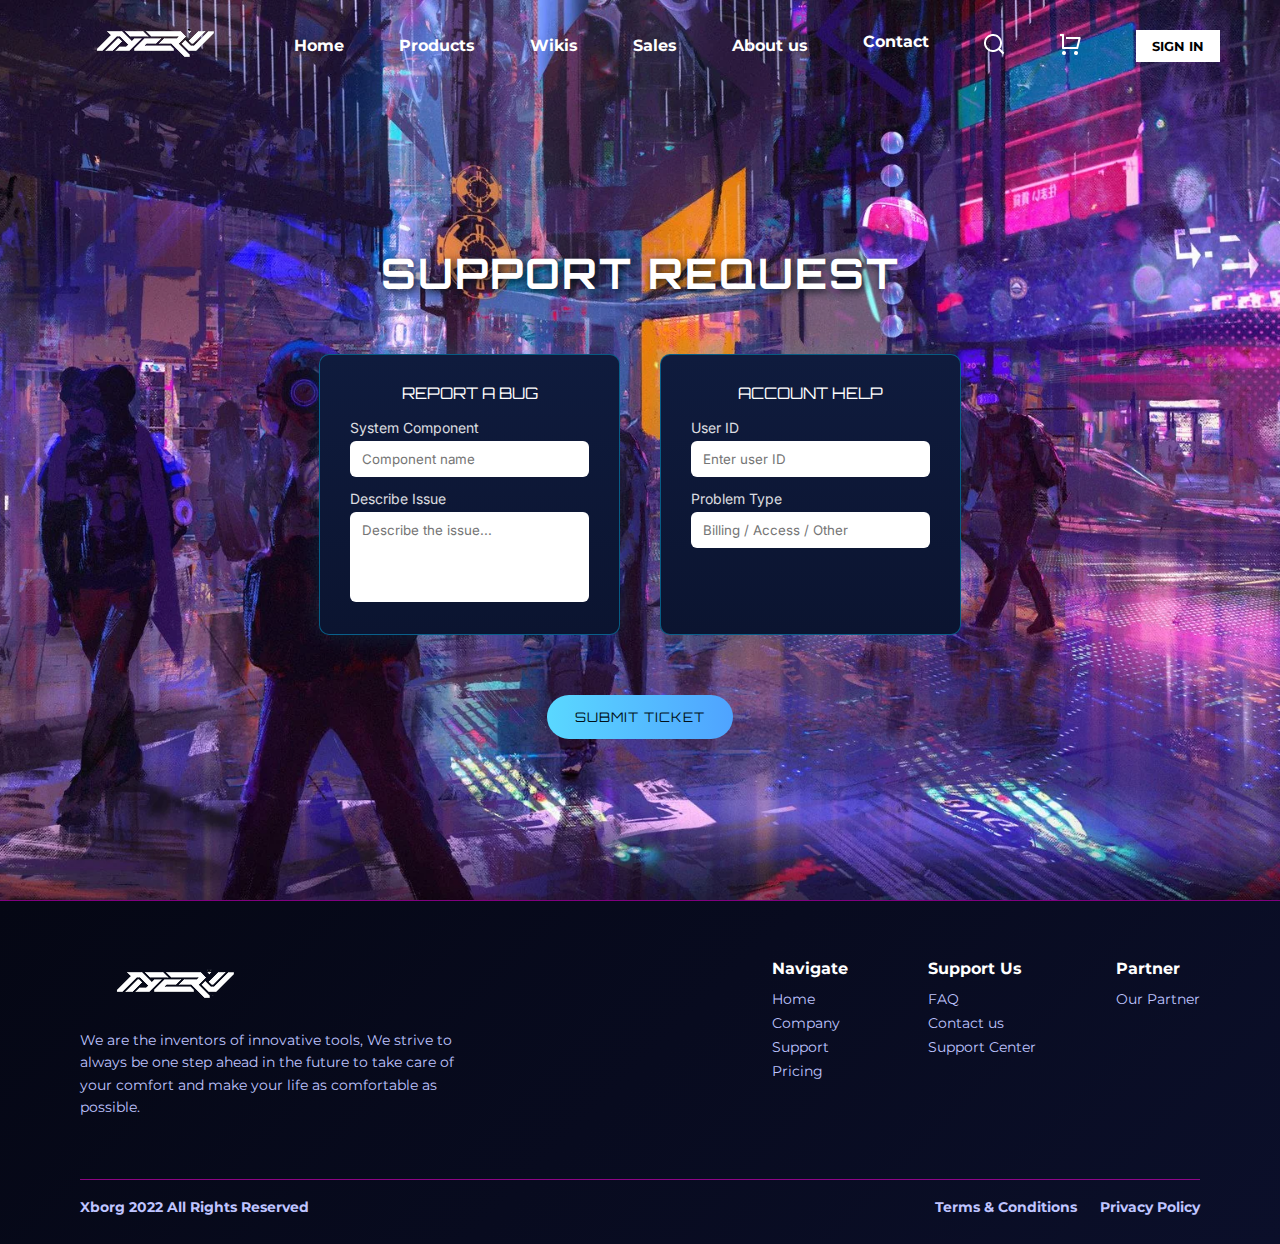
<file: support.html>
<!DOCTYPE html>
<html lang="en">
<head>
    <meta charset="UTF-8">
    <meta name="viewport" content="width=device-width, initial-scale=1.0">
    <title>Cyborg</title>
    <link rel="stylesheet" href="support.css">
        <link rel="preconnect" href="https://fonts.googleapis.com">
<link rel="preconnect" href="https://fonts.gstatic.com" crossorigin>
<link href="https://fonts.googleapis.com/css2?family=Orbitron:wght@500;600&family=Inter:wght@400;500&display=swap" rel="stylesheet">

<link href="https://fonts.googleapis.com/css2?family=Orbitron:wght@400;600&family=Rajdhani:wght@400;500;600&display=swap" rel="stylesheet">
<link href="https://fonts.googleapis.com/css2?family=Montserrat:ital,wght@0,100..900;1,100..900&display=swap" rel="stylesheet">
<link rel="preconnect" href="https://fonts.googleapis.com">
<link rel="preconnect" href="https://fonts.gstatic.com" crossorigin>
<link href="https://fonts.googleapis.com/css2?family=Montserrat:ital,wght@0,100..900;1,100..900&family=Roboto:ital,wght@0,100..900;1,100..900&display=swap" rel="stylesheet">
</head>
<body>
         <!-- TOP BAR -->
<header class="xbrv-orbit-nav">

  <div class="xbrv-logo-slot">
    <a href="index.html"><img src="Images/nerv 1.png" class="xbrv-logo-img"></a>
  </div>

  <!-- BURGER -->
  <input type="checkbox" id="nav-toggle">
  <label for="nav-toggle" class="burger">
    <span></span>
    <span></span>
    <span></span>
  </label>

  <nav class="xbrv-hyper-links">
    <a href="index.html">Home</a>
    <a href="products.html">Products</a>
    <a href="wikis.html">Wikis</a>
    <a href="sales.html">Sales</a>
    <a href="about-us.html">About us</a>
    <a href="input.html" class="abot-us">Contact</a>
    <a><img src="Images/Vector.png" alt="1"></a>
    <a><img src="Images/Vector (1).png" alt="1"></a>
  </nav>

  <div class="xbrv-auth-zone desktop-auth">
    <a href="signin.html"><button class="xbrv-auth-btn">SIGN IN</button></a>
  </div>
</header>
    <!-- MAIN CONTACT ZONE -->

<main>
    <section class="neon-city-shell">

    <form action="">
         <h2 class="support-title">SUPPORT REQUEST</h2>

  <div class="support-cards">

    <!-- REPORT BUG -->
    <div class="support-card">
      <h3>REPORT A BUG</h3>

      <label>System Component</label>
      <input type="text" placeholder="Component name" required>

      <label>Describe Issue</label>
      <textarea placeholder="Describe the issue..." required></textarea>
    </div>


    <!-- ACCOUNT HELP -->


    <div class="support-card">
      <h3>ACCOUNT HELP
        
      </h3>

      <label>User ID</label>
      <input type="number" placeholder="Enter user ID" required>

      <label>Problem Type</label>
      <input type="text" placeholder="Billing / Access / Other" required>
    </div>
  </div>

    <div class="support-actions">
    <button class="btn primary" type="submit">SUBMIT TICKET</button>
    </div>
  
    </form>
    
 
  </section>

</main>

<footer class="footer" style="border-top: 1px solid purple;">
  <div class="footer-top">
    <div class="footer-brand">
      <!-- Replace this with your image -->
      <h2 class="logo"><img style="margin-right: 300px;" src="Images/nerv 1.png" alt="kg"></h2>

      <p class="OOO">
We are the inventors of innovative tools, We strive to always be one step ahead in the future to take care of your comfort and make your life as comfortable as possible.
      </p>

    </div>

    <div class="footer-links">
      <div>
        <h4 class="wam">Navigate</h4>
        <a href="index.html" class="bruh">Home</a>
        <a href="about-us.html" class="bruh">Company</a>
        <a href="support.html" class="bruh">Support</a>
        <a href="products.html" class="bruh">Pricing</a>
      </div>

      <div>
        <h4 class="wam">Support Us</h4>
        <a href="faq.html" class="bruh">FAQ</a>
        <a href="input.html" class="bruh" >Contact us</a>
        <a href="support.html" class="bruh" >Support Center</a>
      </div>

      <div>
        <h4 class="wam">Partner</h4>
        <a href="partner.html" class="bruh">Our Partner</a>
      </div>
    </div>
  </div>

  <div class="footer-bottom">
    <a class="batrum12" >Xborg 2022 All Rights Reserved</a>

    <div class="bottom-links">
      <a href="terms.html" class="batrum">Terms & Conditions</a>
      <a class="batrum" href="Privacy.html">Privacy Policy</a>
    </div>
  </div>
</footer>
</body>
</html>
</file>
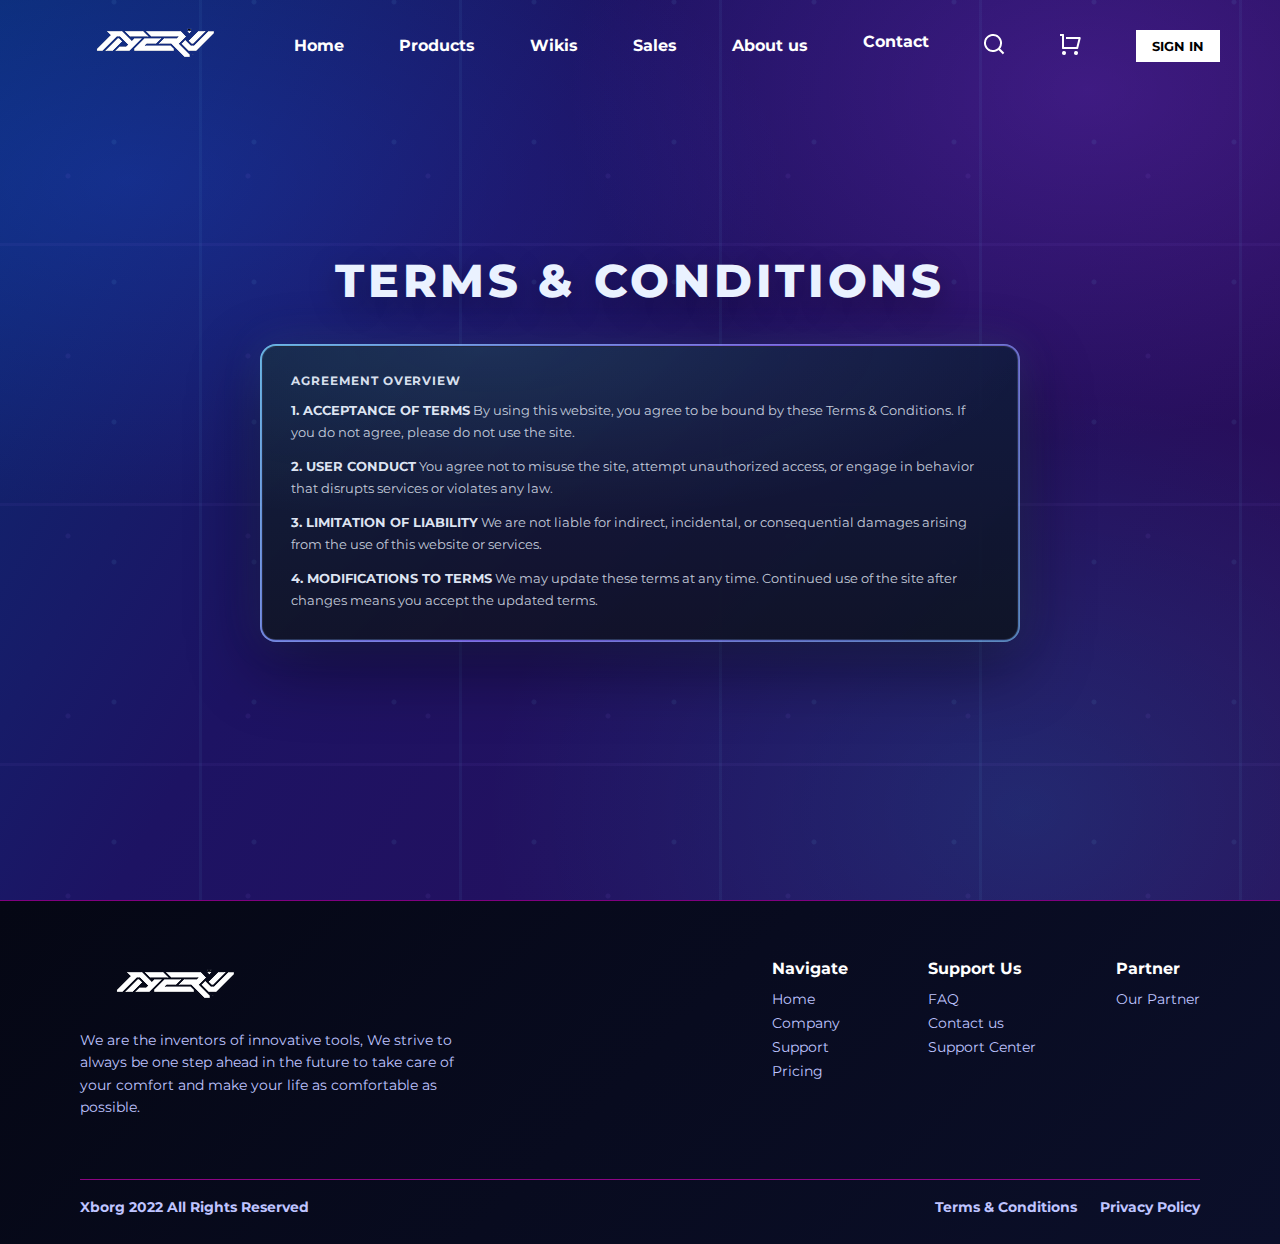
<file: terms.html>
<!DOCTYPE html>
<html lang="en">
<head>
    <meta charset="UTF-8">
    <meta name="viewport" content="width=device-width, initial-scale=1.0">
    <title>Cyborg</title>
    <link rel="stylesheet" href="terms.css">
    <link rel="preconnect" href="https://fonts.googleapis.com">
<link rel="preconnect" href="https://fonts.gstatic.com" crossorigin>
<link href="https://fonts.googleapis.com/css2?family=Montserrat:wght@500;600;700;800&display=swap" rel="stylesheet">

</head>
<body>
    <header class="xbrv-orbit-nav">

  <div class="xbrv-logo-slot">
    <a href="index.html"><img src="Images/nerv 1.png" class="xbrv-logo-img"></a>
  </div>

  <!-- BURGER -->
  <input type="checkbox" id="nav-toggle">
  <label for="nav-toggle" class="burger">
    <span></span>
    <span></span>
    <span></span>
  </label>

  <nav class="xbrv-hyper-links">
    <a href="index.html">Home</a>
    <a href="products.html">Products</a>
    <a href="wikis.html">Wikis</a>
    <a href="sales.html">Sales</a>
    <a href="about-us.html">About us</a>
    <a href="input.html" class="abot-us">Contact</a>
    <a><img src="Images/Vector.png" alt="1"></a>
    <a><img src="Images/Vector (1).png" alt="1"></a>
  </nav>

  <div class="xbrv-auth-zone desktop-auth">
    <a href="signin.html"><button class="xbrv-auth-btn">SIGN IN</button></a>
  </div>
</header>

<main>
    <section class="neon-city-shell xtrm-terms-wrap">
        <div class="xtrm-bg-fx"></div>

        <div class="xtrm-terms-inner">
            <h2 class="xtrm-terms-title">TERMS &amp; CONDITIONS</h2>

            <div class="xtrm-terms-frame">
            <div class="xtrm-terms-card">
                <div class="xtrm-card-head">AGREEMENT OVERVIEW</div>

                <div class="xtrm-card-body">
                <p><strong>1. ACCEPTANCE OF TERMS</strong> By using this website, you agree to be bound by these Terms &amp; Conditions. If you do not agree, please do not use the site.</p>

                <p><strong>2. USER CONDUCT</strong> You agree not to misuse the site, attempt unauthorized access, or engage in behavior that disrupts services or violates any law.</p>

                <p><strong>3. LIMITATION OF LIABILITY</strong> We are not liable for indirect, incidental, or consequential damages arising from the use of this website or services.</p>

                <p><strong>4. MODIFICATIONS TO TERMS</strong> We may update these terms at any time. Continued use of the site after changes means you accept the updated terms.</p>
                </div>
            </div>
            </div>
        </div>
    </section>
</main>


<footer class="footer" style="border-top: 1px solid purple;">
  <div class="footer-top">
    <div class="footer-brand">
      <!-- Replace this with your image -->
      <h2 class="logo"><img style="margin-right: 300px;" src="Images/nerv 1.png" alt="kg"></h2>

      <p class="OOO">
We are the inventors of innovative tools, We strive to always be one step ahead in the future to take care of your comfort and make your life as comfortable as possible.
      </p>

    </div>

    <div class="footer-links">
      <div>
        <h4 class="wam">Navigate</h4>
        <a href="index.html" class="bruh">Home</a>
        <a href="about-us.html" class="bruh">Company</a>
        <a href="support.html" class="bruh">Support</a>
        <a href="products.html" class="bruh">Pricing</a>
      </div>

      <div>
        <h4 class="wam">Support Us</h4>
        <a href="faq.html" class="bruh">FAQ</a>
        <a href="input.html" class="bruh" >Contact us</a>
        <a href="support.html" class="bruh" >Support Center</a>
      </div>

      <div>
        <h4 class="wam">Partner</h4>
        <a href="partner.html" class="bruh">Our Partner</a>
      </div>
    </div>
  </div>

  <div class="footer-bottom">
    <a class="batrum12" >Xborg 2022 All Rights Reserved</a>

    <div class="bottom-links">
      <a href="terms.html" class="batrum">Terms & Conditions</a>
      <a class="batrum" href="Privacy.html">Privacy Policy</a>
    </div>
  </div>
</footer>
</body>
</html>
</file>
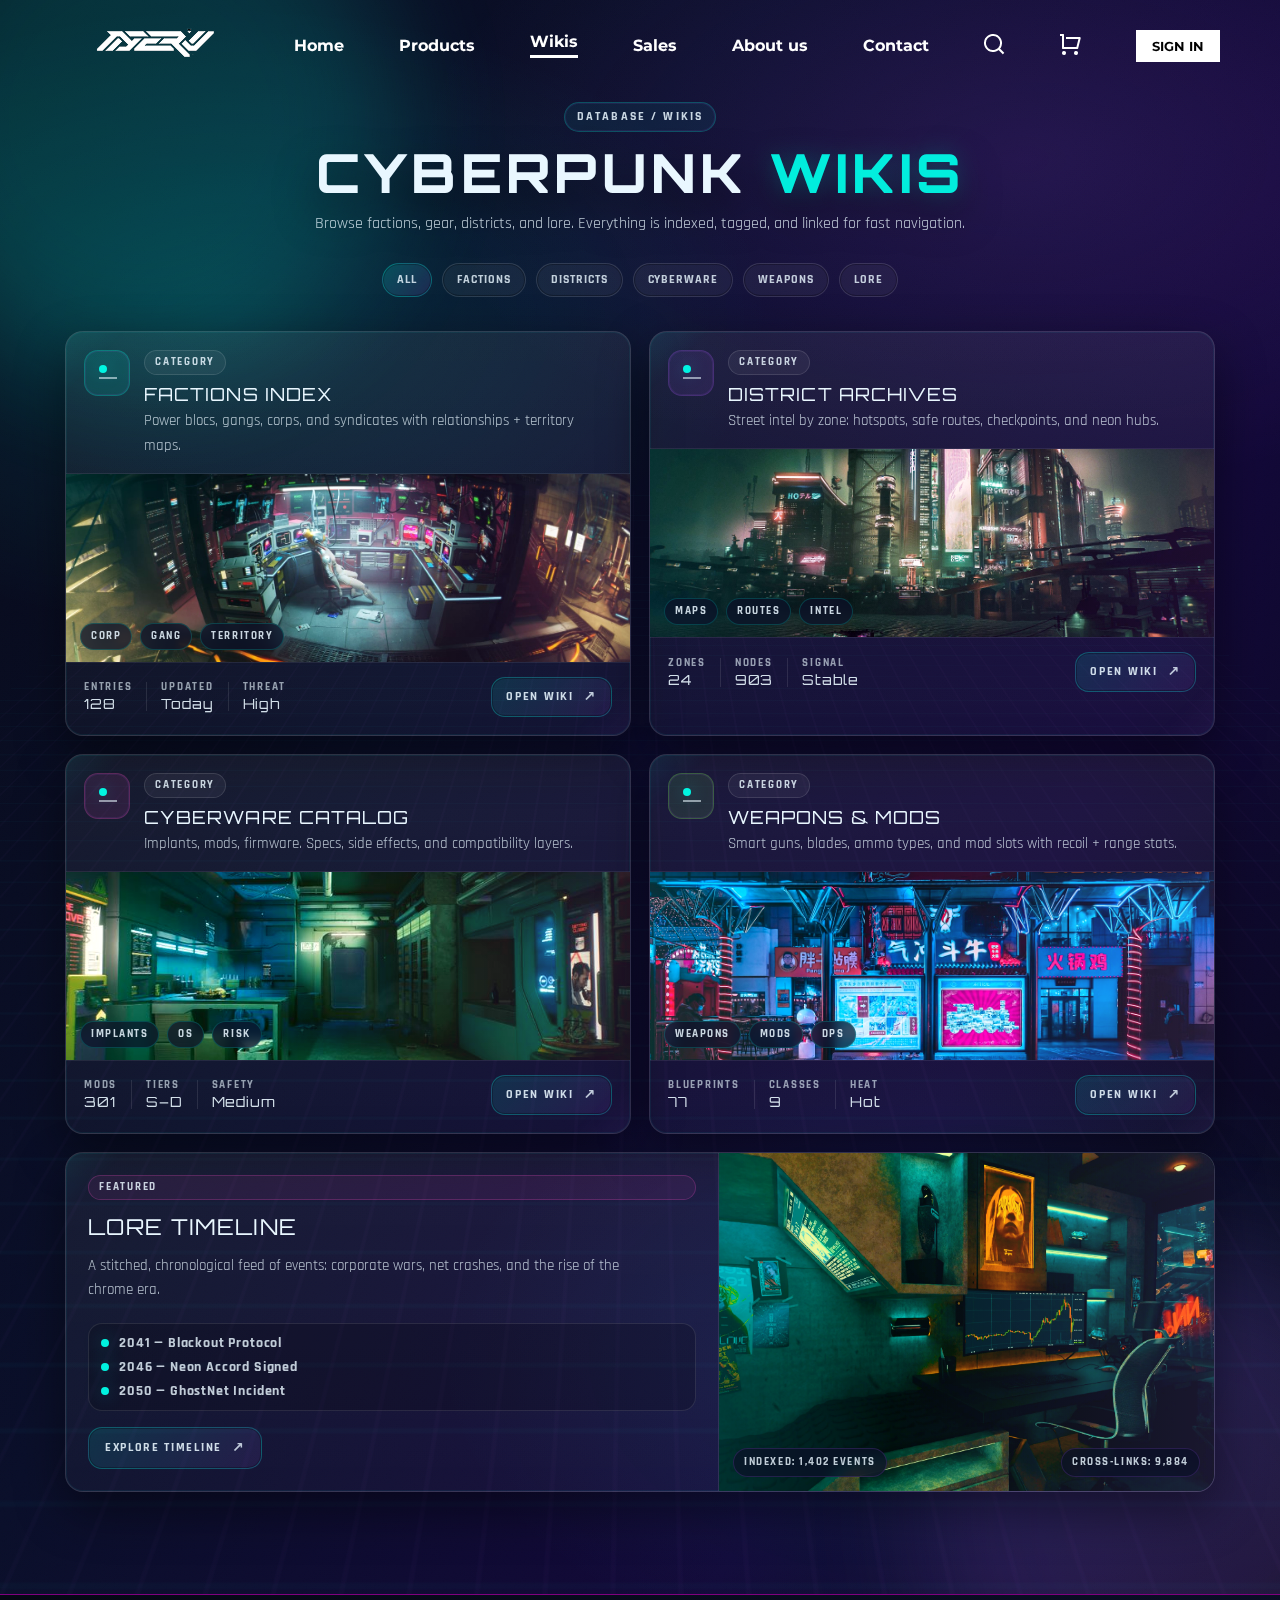
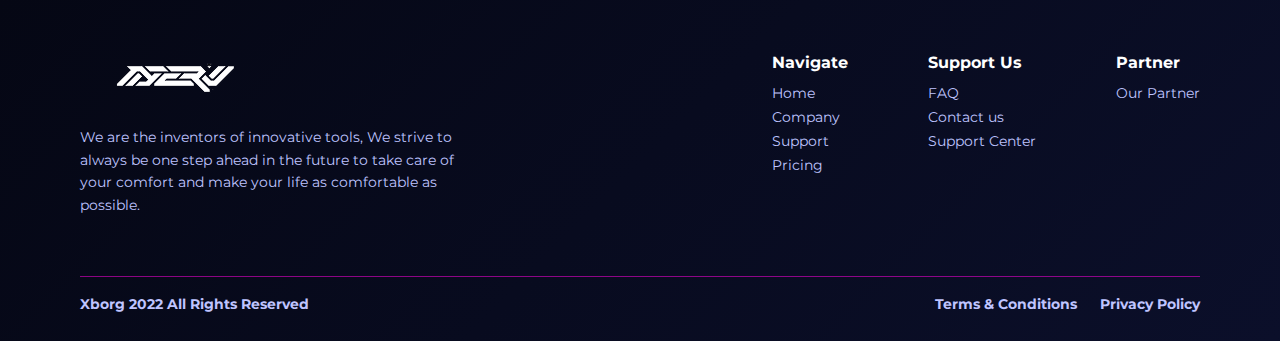
<file: wikis.html>
<!DOCTYPE html>
<html lang="en">
<head>
    <meta charset="UTF-8">
    <meta name="viewport" content="width=device-width, initial-scale=1.0">
    <title>cyborg</title>
    <link rel="stylesheet" href="wikis.css">
    <link rel="preconnect" href="https://fonts.googleapis.com" />
<link rel="preconnect" href="https://fonts.gstatic.com" crossorigin />
<link href="https://fonts.googleapis.com/css2?family=Orbitron:wght@500;600;700;800&family=Rajdhani:wght@400;500;600;700&display=swap" rel="stylesheet"/>
 <link rel="preconnect" href="https://fonts.googleapis.com">
<link rel="preconnect" href="https://fonts.gstatic.com" crossorigin>
<link href="https://fonts.googleapis.com/css2?family=Orbitron:wght@500;600&family=Inter:wght@400;500&display=swap" rel="stylesheet">

<link href="https://fonts.googleapis.com/css2?family=Orbitron:wght@400;600&family=Rajdhani:wght@400;500;600&display=swap" rel="stylesheet">
<link href="https://fonts.googleapis.com/css2?family=Montserrat:ital,wght@0,100..900;1,100..900&display=swap" rel="stylesheet">
<link rel="preconnect" href="https://fonts.googleapis.com">
<link rel="preconnect" href="https://fonts.gstatic.com" crossorigin>
<link href="https://fonts.googleapis.com/css2?family=Montserrat:ital,wght@0,100..900;1,100..900&family=Roboto:ital,wght@0,100..900;1,100..900&display=swap" rel="stylesheet">
</head>

</head>
<body>
       <header class="xbrv-orbit-nav">

  <div class="xbrv-logo-slot">
    <a href="index.html"><img src="Images/nerv 1.png" class="xbrv-logo-img"></a>
  </div>

  <!-- BURGER -->
  <input type="checkbox" id="nav-toggle">
  <label for="nav-toggle" class="burger">
    <span></span>
    <span></span>
    <span></span>
  </label>

  <nav class="xbrv-hyper-links">
    <a href="index.html">Home</a>
    <a href="products.html">Products</a>
    <a href="wikis.html" class="abot-us">Wikis</a>
    <a href="sales.html">Sales</a>
    <a href="about-us.html">About us</a>
    <a href="input.html">Contact</a>
    <a><img src="Images/Vector.png" alt="1"></a>
    <a><img src="Images/Vector (1).png" alt="1"></a>
  </nav>

  <div class="xbrv-auth-zone desktop-auth">
    <a href="signin.html"><button class="xbrv-auth-btn">SIGN IN</button></a>
  </div>
</header>

<main>
    <section class="cpw-wrap" id="wikis">
  <!-- background FX -->
  <div class="cpw-bg">
    <span class="cpw-grid"></span>
    <span class="cpw-glow cpw-glow-a"></span>
    <span class="cpw-glow cpw-glow-b"></span>
    <span class="cpw-scan"></span>
    <span class="cpw-noise"></span>
  </div>

  <div class="cpw-inner">
    <header class="cpw-top">
      <div class="cpw-kicker">DATABASE / WIKIS</div>
      <h2 class="cpw-title">
        CYBERPUNK <span class="cpw-title-accent">WIKIS</span>
      </h2>
      <p class="cpw-sub">
        Browse factions, gear, districts, and lore. Everything is indexed, tagged, and linked for fast navigation.
      </p>
    </header>

    <!-- filters (pure visual, no JS) -->
    <div class="cpw-filters" aria-hidden="true">
      <span class="cpw-chip is-on">All</span>
      <span class="cpw-chip">Factions</span>
      <span class="cpw-chip">Districts</span>
      <span class="cpw-chip">Cyberware</span>
      <span class="cpw-chip">Weapons</span>
      <span class="cpw-chip">Lore</span>
    </div>

    <!-- cards grid -->
    <div class="cpw-gridcards">
      <!-- card 1 -->
      <article class="cpw-card">
        <div class="cpw-card-top">
          <div class="cpw-icon">
            <span class="cpw-icon-dot"></span>
            <span class="cpw-icon-line"></span>
          </div>

          <div class="cpw-meta">
            <div class="cpw-badge">CATEGORY</div>
            <h3 class="cpw-h3">Factions Index</h3>
            <p class="cpw-p">Power blocs, gangs, corps, and syndicates with relationships + territory maps.</p>
          </div>
        </div>

        <div class="cpw-media">
          <!-- replace image src -->
          <img
            src="CyberPunk_Interiors_-_3D_Models_and_Materials_-_Blog.jpg"
            alt="Factions wiki cover"
          />
          <div class="cpw-media-overlay"></div>
          <div class="cpw-tags">
            <span class="cpw-tag">CORP</span>
            <span class="cpw-tag">GANG</span>
            <span class="cpw-tag">TERRITORY</span>
          </div>
        </div>

        <div class="cpw-card-bot">
          <div class="cpw-stats">
            <div class="cpw-stat">
              <div class="cpw-stat-k">Entries</div>
              <div class="cpw-stat-v">128</div>
            </div>
            <div class="cpw-stat">
              <div class="cpw-stat-k">Updated</div>
              <div class="cpw-stat-v">Today</div>
            </div>
            <div class="cpw-stat">
              <div class="cpw-stat-k">Threat</div>
              <div class="cpw-stat-v">High</div>
            </div>
          </div>

          <a class="cpw-cta" href="https://en.wikipedia.org/wiki/Cyberpunk">
            Open Wiki
            <span class="cpw-cta-arrow">↗</span>
          </a>
        </div>
      </article>

      <!-- card 2 -->
      <article class="cpw-card">
        <div class="cpw-card-top">
          <div class="cpw-icon cpw-icon--alt">
            <span class="cpw-icon-dot"></span>
            <span class="cpw-icon-line"></span>
          </div>

          <div class="cpw-meta">
            <div class="cpw-badge">CATEGORY</div>
            <h3 class="cpw-h3">District Archives</h3>
            <p class="cpw-p">Street intel by zone: hotspots, safe routes, checkpoints, and neon hubs.</p>
          </div>
        </div>

        <div class="cpw-media">
          <img
            src="j2d19lngsv861.jpg"
            alt="District archives cover"
          />
          <div class="cpw-media-overlay"></div>
          <div class="cpw-tags">
            <span class="cpw-tag">MAPS</span>
            <span class="cpw-tag">ROUTES</span>
            <span class="cpw-tag">INTEL</span>
          </div>
        </div>

        <div class="cpw-card-bot">
          <div class="cpw-stats">
            <div class="cpw-stat">
              <div class="cpw-stat-k">Zones</div>
              <div class="cpw-stat-v">24</div>
            </div>
            <div class="cpw-stat">
              <div class="cpw-stat-k">Nodes</div>
              <div class="cpw-stat-v">903</div>
            </div>
            <div class="cpw-stat">
              <div class="cpw-stat-k">Signal</div>
              <div class="cpw-stat-v">Stable</div>
            </div>
          </div>

          <a class="cpw-cta" href="https://en.wikipedia.org/wiki/Cyberpunk">
            Open Wiki
            <span class="cpw-cta-arrow">↗</span>
          </a>
        </div>
      </article>

      <!-- card 3 -->
      <article class="cpw-card">
        <div class="cpw-card-top">
          <div class="cpw-icon cpw-icon--pink">
            <span class="cpw-icon-dot"></span>
            <span class="cpw-icon-line"></span>
          </div>

          <div class="cpw-meta">
            <div class="cpw-badge">CATEGORY</div>
            <h3 class="cpw-h3">Cyberware Catalog</h3>
            <p class="cpw-p">Implants, mods, firmware. Specs, side effects, and compatibility layers.</p>
          </div>
        </div>

        <div class="cpw-media">
          <img
            src="f360cf798c4fae8f6a58ae32d86d4787.jpg"
            alt="Cyberware catalog cover"
          />
          <div class="cpw-media-overlay"></div>
          <div class="cpw-tags">
            <span class="cpw-tag">IMPLANTS</span>
            <span class="cpw-tag">OS</span>
            <span class="cpw-tag">RISK</span>
          </div>
        </div>

        <div class="cpw-card-bot">
          <div class="cpw-stats">
            <div class="cpw-stat">
              <div class="cpw-stat-k">Mods</div>
              <div class="cpw-stat-v">301</div>
            </div>
            <div class="cpw-stat">
              <div class="cpw-stat-k">Tiers</div>
              <div class="cpw-stat-v">S–D</div>
            </div>
            <div class="cpw-stat">
              <div class="cpw-stat-k">Safety</div>
              <div class="cpw-stat-v">Medium</div>
            </div>
          </div>

          <a class="cpw-cta" href="https://en.wikipedia.org/wiki/Cyberpunk">
            Open Wiki
            <span class="cpw-cta-arrow">↗</span>
          </a>
        </div>
      </article>

      <!-- card 4 -->
      <article class="cpw-card">
        <div class="cpw-card-top">
          <div class="cpw-icon cpw-icon--lime">
            <span class="cpw-icon-dot"></span>
            <span class="cpw-icon-line"></span>
          </div>

          <div class="cpw-meta">
            <div class="cpw-badge">CATEGORY</div>
            <h3 class="cpw-h3">Weapons &amp; Mods</h3>
            <p class="cpw-p">Smart guns, blades, ammo types, and mod slots with recoil + range stats.</p>
          </div>
        </div>

        <div class="cpw-media">
          <img
            src="cyberpunk-6061251_1280.jpg"
            alt="Weapons and mods cover"
          />
          <div class="cpw-media-overlay"></div>
          <div class="cpw-tags">
            <span class="cpw-tag">WEAPONS</span>
            <span class="cpw-tag">MODS</span>
            <span class="cpw-tag">DPS</span>
          </div>
        </div>

        <div class="cpw-card-bot">
          <div class="cpw-stats">
            <div class="cpw-stat">
              <div class="cpw-stat-k">Blueprints</div>
              <div class="cpw-stat-v">77</div>
            </div>
            <div class="cpw-stat">
              <div class="cpw-stat-k">Classes</div>
              <div class="cpw-stat-v">9</div>
            </div>
            <div class="cpw-stat">
              <div class="cpw-stat-k">Heat</div>
              <div class="cpw-stat-v">Hot</div>
            </div>
          </div>

          <a class="cpw-cta" href="https://en.wikipedia.org/wiki/Cyberpunk">
            Open Wiki
            <span class="cpw-cta-arrow">↗</span>
          </a>
        </div>
      </article>

      <!-- wide feature -->
      <article class="cpw-card cpw-card--wide">
        <div class="cpw-wide-left">
          <div class="cpw-badge cpw-badge--big">FEATURED</div>
          <h3 class="cpw-h3 cpw-h3--big">Lore Timeline</h3>
          <p class="cpw-p cpw-p--big">
            A stitched, chronological feed of events: corporate wars, net crashes, and the rise of the chrome era.
          </p>

          <div class="cpw-wide-lines" aria-hidden="true">
            <div class="cpw-node">
              <span class="cpw-node-dot"></span>
              <span class="cpw-node-text">2041 — Blackout Protocol</span>
            </div>
            <div class="cpw-node">
              <span class="cpw-node-dot"></span>
              <span class="cpw-node-text">2046 — Neon Accord Signed</span>
            </div>
            <div class="cpw-node">
              <span class="cpw-node-dot"></span>
              <span class="cpw-node-text">2050 — GhostNet Incident</span>
            </div>
          </div>

          <a class="cpw-cta cpw-cta--fat" href="https://en.wikipedia.org/wiki/Cyberpunk">
            Explore Timeline
            <span class="cpw-cta-arrow">↗</span>
          </a>
        </div>

        <div class="cpw-wide-right">
          <img
            src="cyberpunk-apartment-high-detail-interior-v0-VVU8jAJBCIKLEDMLYWX61VF-x6sf1MnJRbt36tFGLvw.webp"
            alt="Lore timeline cover"
          />
          <div class="cpw-media-overlay"></div>
          <div class="cpw-wide-btm">
            <span class="cpw-mini">Indexed: 1,402 events</span>
            <span class="cpw-mini">Cross-links: 9,884</span>
          </div>
        </div>
      </article>
    </div>
  </div>
</section>
</main>

<footer class="footer" style="border-top: 1px solid purple;">
  <div class="footer-top">
    <div class="footer-brand">
      <!-- Replace this with your image -->
      <h2 class="logo"><img style="margin-right: 300px;" src="Images/nerv 1.png" alt="kg"></h2>

      <p class="OOO">
We are the inventors of innovative tools, We strive to always be one step ahead in the future to take care of your comfort and make your life as comfortable as possible.
      </p>

    </div>

    <div class="footer-links">
      <div>
        <h4 class="wam">Navigate</h4>
        <a href="index.html" class="bruh">Home</a>
        <a href="about-us.html" class="bruh">Company</a>
        <a href="support.html" class="bruh">Support</a>
        <a href="products.html" class="bruh">Pricing</a>
      </div>

      <div>
        <h4 class="wam">Support Us</h4>
        <a href="faq.html" class="bruh">FAQ</a>
        <a href="input.html" class="bruh" >Contact us</a>
        <a href="support.html" class="bruh" >Support Center</a>
      </div>

      <div>
        <h4 class="wam">Partner</h4>
        <a href="partner.html" class="bruh">Our Partner</a>
      </div>
    </div>
  </div>

  <div class="footer-bottom">
    <a class="batrum12" >Xborg 2022 All Rights Reserved</a>

    <div class="bottom-links">
      <a href="terms.html" class="batrum">Terms & Conditions</a>
      <a class="batrum" href="Privacy.html">Privacy Policy</a>
    </div>
  </div>
</footer>
</body>
</html>
</file>
<file: styl.css>
* {
  margin: 0;
  padding: 0;
  box-sizing: border-box;
  font-family: Arial, sans-serif;
}

.p{
    font-family: Roboto, sans-serif;
    font-weight: 500;
    color: white;
    font-style: Medium;
    font-size: 16px;
    line-height: 100%;
    letter-spacing: 0%;
}

/* NAVBAR */
.xbrv-orbit-nav {
  position: absolute;
  top: 0;
  width: 100%;
  padding: 20px 60px;
  display: flex;
  justify-content: space-between;
  align-items: center;
  z-index: 10;
}

.xbrv-logo-img {
    height: 48px;
  width: 178px;
}
.xbrv-hyper-links{
    gap: 25px;
}

.xbrv-hyper-links a {
  margin: 0 15px;
  text-decoration: none;
  color: white;
  font-size: 14px;
  font-family: "Montserrat", sans-serif;
    font-weight: 700;
    font-style: Bold;
    font-size: 16px;
    line-height: 100%;
    letter-spacing: 0%;
}


.gap {
    height: 250px;
    background: #090A26;
}

.gap2 {
    height: 150px;
    background: #090A26;
    border-bottom: 1px solid purple;
}

.xbrv-auth-btn {
  background: white;
  color: black;
  border: none;
  padding: 8px 16px;
  font-weight: bold;
  cursor: pointer;
}

.abot-us {
  text-decoration: none;
  color: white;
  font-family: sans-serif;
  font-weight: bold;
  font-size: 1.2rem;
  position: relative;
  padding-bottom: 8px; /* Gap between text and line */
  display: inline-block; /* Ensures padding/width works correctly */
}

/* The permanent line */
.abot-us::after {
  content: '';
  position: absolute;
  left: 0;
  bottom: 0;
  width: 100%;       /* Set to 100% so it's always there */
  height: 3px;       /* Thickness of the line */
  background-color: white;
}

.num1 {
    margin-left: 240px;
    padding-top: 125px;
    font-family: "Montserrat", sans-serif;
    font-weight: 700;
    font-style: Bold;
    font-size: 24px;
    line-height: 100%;
    letter-spacing: 0%;
    text-transform: uppercase;
    color: white;
}

/* HERO */
.neon-city-shell {
  height: 100vh;
  background: url("cyberpunk-neon-girl_1565054393\ 4.png") center / cover no-repeat;
  position: relative;
  display: flex;
  align-items: center;
  justify-content: center;
  flex-direction: column;
}

.neon-city-shell2 {
  height: 100vh;
  background: url("96398-neon-cyberpunk-artist-artwork-digital-art-hd-4k-artstation\ 1.png") center / cover no-repeat;
  position: relative;
  display: flex;
  align-items: center;
  justify-content: center;
  flex-direction: column;
}

.neon-city-fog {
  position: absolute;
  inset: 0;
}

.pulse-contact-core {
  position: relative;
  z-index: 2;
  width: 400px;
  text-align: center;
  color: white;
}

.pulse-contact-core h1 {
  margin-bottom: 10px;
}

.pulse-contact-core p {
  font-size: 14px;
  margin-bottom: 20px;
  opacity: 0.75;
}

.pulse-form-grid input,
.pulse-form-grid textarea {
  width: 100%;
  padding: 10px;
  margin-bottom: 12px;
  border: none;
  outline: none;
}

.pulse-textarea {
  height: 120px;
  resize: none;
}

.pulse-send-btn {
  background: linear-gradient(90deg, #7f00ff, #e100ff);
  border: none;
  padding: 10px 30px;
  color: white;
  font-weight: bold;
  cursor: pointer;
}

/* FOOTER */
.void-footer-base {
  background: #090A26;
  padding: 50px 60px 20px;
}

.void-footer-top {
  display: flex;
  justify-content: space-between;
  flex-wrap: wrap;
}

.void-brand-block {
  max-width: 300px;
}

.void-brand-logo {
  height: 30px;
  margin-bottom: 15px;
}

.void-brand-block p {
  font-size: 13px;
  opacity: 0.7;
}

.void-link-galaxy {
  display: flex;
  gap: 60px;
  margin-right: 150px;
  gap: 100px;
}

.void-link-cluster h4 {
  margin-bottom: 10px;
}

.void-link-cluster a {
  display: block;
  text-decoration: none;
  color: white;
  font-size: 13px;
  opacity: 0.7;
  margin-bottom: 6px;
}

.void-footer-floor {
  margin-top: 40px;
  padding-top: 20px;
  display: flex;
  justify-content: space-between;
  font-size: 12px;
  border-top: 1px solid purple;
}

.void-policy-row a {
  margin-left: 15px;
  color: white;
  text-decoration: none;
}

.buttttt {
    width: 194px;
    height: 48px;
    gap: 10px;
    padding-top: 13px;
    padding-right: 33px;
    padding-bottom: 13px;
    padding-left: 33px;
    background-color: #7E10B3;
    border: none;
    font-family: "Montserrat", sans-serif;
    font-weight: 700;
    font-style: Bold;
    font-size: 18px;
    line-height: 100%;
    letter-spacing: 0%;
    color: white;
    margin-top: 20px;
    margin-left: 525px;
}

.iside {
    width: 465px;
    height: 467px;
    opacity: 1;
    top: 235px;
    left: 852px;
    display: flex;
    margin-left: 800px;
}

.iside2 {
    width: 465px;
    height: 467px;
    opacity: 1;
    margin-right: 900px;
    display: flex;
}

.textt {
    font-family: Montserrat;
    font-weight: 400;
    font-style: Regular;
    font-size: 18px;
    line-height: 38.9px;
    letter-spacing: 0%;

}


.buttttt2 {
    width: 194px;
    height: 48px;
    gap: 10px;
    padding-top: 13px;
    padding-right: 33px;
    padding-bottom: 13px;
    padding-left: 33px;
    background-color: #7E10B3;
    border: none;
    font-family: "Montserrat", sans-serif;
    font-weight: 700;
    font-style: Bold;
    font-size: 18px;
    line-height: 100%;
    letter-spacing: 0%;
    color: white;
    margin-top: 20px;
    margin-right: 1174px;
}

/* RESPONSIVE DESIGN */

/* Tablets (≤ 1024px) */
@media (max-width: 1024px) {
  .xbrv-orbit-nav {
    padding: 20px 40px;
  }

  .xbrv-logo-img {
    height: 40px;
    width: 150px;
  }

  .xbrv-hyper-links {
    gap: 15px;
  }

  .xbrv-hyper-links a {
    font-size: 14px;
    margin: 0 10px;
  }

  .neon-city-shell,
  .neon-city-shell2 {
    min-height: 80vh;
  }

  .num1 {
    margin-left: 60px;
    font-size: 22px;
    padding-top: 60px;
  }

  .iside,
  .iside2 {
    width: 90%;
    height: auto;
    margin: 0;
  }

  .iside {
    margin-bottom: 30px;
  }

  .buttttt,
  .buttttt2 {
    margin: 20px auto;
    width: 200px;
  }

  .void-footer-base {
    padding: 40px 40px 20px;
  }

  .void-link-galaxy {
    gap: 60px;
    margin-right: 100px;
  }
}

/* Mobile (≤ 768px) */
@media (max-width: 768px) {
  /* NAV */
  .xbrv-orbit-nav {
    position: absolute;
    flex-direction: column;
    padding: 15px 20px;
    gap: 15px;
  }

  .xbrv-logo-slot {
    width: 100%;
    display: flex;
    justify-content: center;
  }

  .xbrv-logo-img {
    height: 35px;
    width: 120px;
  }

  .xbrv-hyper-links {
    flex-wrap: wrap;
    justify-content: center;
    gap: 10px;
  }

  .xbrv-hyper-links a {
    font-size: 12px;
    margin: 0 5px;
    white-space: nowrap;
  }

  .xbrv-hyper-links img {
    max-width: 18px;
    height: auto;
  }

  .xbrv-auth-zone {
    width: 100%;
    display: flex;
    justify-content: center;
  }

  .xbrv-auth-btn {
    padding: 8px 16px;
    font-size: 11px;
  }

  /* HERO */
  .neon-city-shell,
  .neon-city-shell2 {
    min-height: 70vh;
    padding: 20px;
    flex-direction: column;
    background-size: cover;
    background-position: center;
  }

  .gap {
    height: 150px;
    padding: 20px;
  }

  .gap2 {
    height: 100px;
    padding: 20px;
  }

  .num1 {
    margin-left: 0;
    padding-top: 40px;
    text-align: center;
    font-size: 20px;
  }

  .iside,
  .iside2 {
    width: 100%;
    height: auto;
    margin: 0 !important;
    padding: 20px;
    display: block;
  }

  .textt {
    font-size: 16px;
    line-height: 1.6;
  }

  .buttttt,
  .buttttt2 {
    width: 180px;
    height: 44px;
    margin: 20px auto !important;
    padding: 10px 24px !important;
    font-size: 14px;
  }

  /* FOOTER */
  .void-footer-base {
    padding: 40px 20px 20px;
  }

  .void-footer-top {
    flex-direction: column;
    gap: 30px;
  }

  .void-brand-block {
    max-width: 100%;
  }

  .void-brand-logo {
    height: 25px;
  }

  .void-brand-block p {
    font-size: 12px;
  }

  .void-link-galaxy {
    flex-direction: column;
    gap: 40px;
    margin-right: 0;
  }

  .void-link-cluster a {
    font-size: 12px;
  }

  .void-footer-floor {
    flex-direction: column;
    gap: 15px;
    text-align: center;
    font-size: 11px;
  }

  .void-policy-row {
    display: flex;
    flex-wrap: wrap;
    justify-content: center;
  }

  .void-policy-row a {
    margin: 5px;
  }
}

/* Small Tablets (≤ 600px) */
@media (max-width: 600px) {
  .xbrv-orbit-nav {
    padding: 12px 15px;
    gap: 12px;
  }

  .xbrv-hyper-links a {
    font-size: 11px;
    margin: 0 3px;
  }

  .xbrv-hyper-links img {
    max-width: 16px;
  }

  .neon-city-shell,
  .neon-city-shell2 {
    min-height: 60vh;
    padding: 15px;
  }

  .gap {
    height: 120px;
  }

  .gap2 {
    height: 80px;
  }

  .num1 {
    font-size: 18px;
    padding-top: 30px;
  }

  .iside,
  .iside2 {
    padding: 15px;
  }

  .textt {
    font-size: 14px;
  }

  .buttttt,
  .buttttt2 {
    width: 160px;
    height: 40px;
    font-size: 12px;
    padding: 8px 16px !important;
  }

  .void-footer-base {
    padding: 30px 15px;
  }
}

/* Small phones (≤ 480px) */
@media (max-width: 480px) {
  .xbrv-orbit-nav {
    padding: 10px 12px;
    gap: 10px;
  }

  .xbrv-logo-img {
    height: 30px;
    width: 100px;
  }

  .xbrv-hyper-links {
    gap: 8px;
  }

  .xbrv-hyper-links a {
    font-size: 10px;
    margin: 0 2px;
  }

  .xbrv-auth-btn {
    padding: 6px 12px;
    font-size: 10px;
  }

  .neon-city-shell,
  .neon-city-shell2 {
    min-height: 50vh;
    padding: 10px;
  }

  .gap {
    height: 100px;
  }

  .gap2 {
    height: 60px;
  }

  .num1 {
    font-size: 16px;
    padding-top: 20px;
    margin-left: 0;
  }

  .iside,
  .iside2 {
    width: 100%;
    padding: 10px;
  }

  .textt {
    font-size: 13px;
    line-height: 1.5;
  }

  .buttttt,
  .buttttt2 {
    width: 150px;
    height: 38px;
    font-size: 11px;
    padding: 6px 12px !important;
    margin: 15px auto !important;
  }

  .p {
    font-size: 14px;
  }

  .void-footer-base {
    padding: 25px 12px;
  }

  .void-brand-block p {
    font-size: 10px;
  }

  .void-link-cluster h4 {
    font-size: 13px;
    margin-bottom: 8px;
  }

  .void-link-cluster a {
    font-size: 11px;
  }

  .void-footer-floor {
    font-size: 10px;
  }

  .void-policy-row a {
    margin: 3px;
    font-size: 10px;
  }
}

/* Extra small phones (≤ 360px) */
@media (max-width: 360px) {
  .xbrv-orbit-nav {
    padding: 8px 10px;
    gap: 8px;
  }

  .xbrv-logo-img {
    height: 25px;
    width: 80px;
  }

  .xbrv-hyper-links a {
    font-size: 9px;
  }

  .xbrv-auth-btn {
    padding: 5px 10px;
    font-size: 9px;
  }

  .num1 {
    font-size: 14px;
    padding-top: 15px;
  }

  .iside,
  .iside2 {
    padding: 8px;
  }

  .textt {
    font-size: 12px;
  }

  .buttttt,
  .buttttt2 {
    width: 130px;
    height: 36px;
    font-size: 10px;
  }

  .p {
    font-size: 12px;
  }

  .void-footer-base {
    padding: 20px 10px;
  }
}

html, body {
  overflow-x: hidden;
}
</file>
<file: style.css>
* {
  margin: 0;
  padding: 0;
  box-sizing: border-box;
  font-family: Arial, sans-serif;
}

.p{
    font-family: Roboto, sans-serif;
    font-weight: 500;
    color: white;
    font-style: Medium;
    font-size: 16px;
    line-height: 100%;
    letter-spacing: 0%;
}

/* NAVBAR */
.xbrv-orbit-nav {
  position: absolute;
  top: 0;
  width: 100%;
  padding: 20px 60px;
  display: flex;
  justify-content: space-between;
  align-items: center;
  z-index: 10;
}

.xbrv-logo-img {
  height: 48px;
  width: 178px;
}

.xbrv-hyper-links{
    gap: 25px;
}

.xbrv-hyper-links a {
  margin: 0 15px;
  text-decoration: none;
  color: white;
  font-size: 14px;
  font-family: Montserrat;
    font-weight: 700;
    font-style: Bold;
    font-size: 16px;
    line-height: 100%;
    letter-spacing: 0%;
}

.abot-us {
  text-decoration: none;
  color: white;
  font-family: sans-serif;
  font-weight: bold;
  font-size: 1.2rem;
  position: relative;
  padding-bottom: 8px; /* Gap between text and line */
  display: inline-block; /* Ensures padding/width works correctly */
}

/* The permanent line */
.abot-us::after {
  content: '';
  position: absolute;
  left: 0;
  bottom: 0;
  width: 100%;       /* Set to 100% so it's always there */
  height: 3px;       /* Thickness of the line */
  background-color: white;
}


.gap {
    height: 200px;
    background: #090A26;
    border-bottom: 1px solid purple;
}

.xbrv-auth-btn {
  background: white;
  color: black;
  border: none;
  padding: 8px 16px;
  font-weight: bold;
  cursor: pointer;
}

/* HERO */
.neon-city-shell {
  height: 100vh;
  background: url("digital-art-artwork-illustration-city-cityscape-night-2178067-wallhere\ 1.png") center / cover no-repeat;
  position: relative;
  display: flex;
  align-items: center;
  justify-content: center;
}

.neon-city-fog {
  position: absolute;
  inset: 0;
  
}

.pulse-contact-core {
  position: relative;
  z-index: 2;
  width: 400px;
  text-align: center;
  color: white;
}

.pulse-contact-core h1 {
  margin-bottom: 10px;
}

.pulse-contact-core p {
  font-size: 14px;
  margin-bottom: 20px;
  opacity: 0.75;
}

.pulse-form-grid input,
.pulse-form-grid textarea {
  width: 100%;
  padding: 10px;
  margin-bottom: 12px;
  border: none;
  outline: none;
}

.pulse-textarea {
  height: 120px;
  resize: none;
}

.pulse-send-btn {
  background: linear-gradient(90deg, #7f00ff, #e100ff);
  border: none;
  padding: 10px 30px;
  color: white;
  font-weight: bold;
  cursor: pointer;
}

/* FOOTER */
.void-footer-base {
  background: #090A26;
  padding: 50px 60px 20px;
}

.void-footer-top {
  display: flex;
  justify-content: space-between;
  flex-wrap: wrap;
}

.void-brand-block {
  max-width: 300px;
}

.void-brand-logo {
  height: 30px;
  margin-bottom: 15px;
}

.void-brand-block p {
  font-size: 13px;
  opacity: 0.7;
}

.void-link-galaxy {
  display: flex;
  gap: 60px;
  margin-right: 150px;
  gap: 100px;
}

.void-link-cluster h4 {
  margin-bottom: 10px;
}

.void-link-cluster a {
  display: block;
  text-decoration: none;
  color: white;
  font-size: 13px;
  opacity: 0.7;
  margin-bottom: 6px;
}

.void-footer-floor {
  margin-top: 40px;
  padding-top: 20px;
  display: flex;
  justify-content: space-between;
  font-size: 12px;
  border-top: 1px solid purple;
}

.void-policy-row a {
  margin-left: 15px;
  color: white;
  text-decoration: none;
}

.gapyy {
  height: 200px;
  width: 100% ;
}
</file>
<file: styles.css>
/* http://meyerweb.com/eric/tools/css/reset/ 
   v2.0 | 20110126
   License: none (public domain)
*/

html, body, div, span, applet, object, iframe,
h1, h2, h3, h4, h5, h6, p, blockquote, pre,
a, abbr, acronym, address, big, cite, code,
del, dfn, em, img, ins, kbd, q, s, samp,
small, strike, strong, sub, sup, tt, var,
b, u, i, center,
dl, dt, dd, ol, ul, li,
fieldset, form, label, legend,
table, caption, tbody, tfoot, thead, tr, th, td,
article, aside, canvas, details, embed, 
figure, figcaption, footer, header, hgroup, 
menu, nav, output, ruby, section, summary,
time, mark, audio, video {
	margin: 0;
	padding: 0;
	border: 0;
	font-size: 100%;
	font: inherit;
	vertical-align: baseline;
}
/* HTML5 display-role reset for older browsers */
article, aside, details, figcaption, figure, 
footer, header, hgroup, menu, nav, section {
	display: block;
}
body {
	line-height: 1;
}
ol, ul {
	list-style: none;
}
blockquote, q {
	quotes: none;
}
blockquote:before, blockquote:after,
q:before, q:after {
	content: '';
	content: none;
}
table {
	border-collapse: collapse;
	border-spacing: 0;
}



/* END OF RESET CSS, START HEADER */


body {
  background: #000;
  color: #fff;
}

.hero {
  min-height: 100vh;
  background:
    linear-gradient(rgba(0,0,0,0.6), rgba(0,0,0,0.6)),
    url(Images/Zhang-Yiwei-CGI-women-short-hair-purple-hair-blue-eyes-2185487-wallhere\ 1.png);
  background-size: cover;
  background-position: center;
  display: flex;
  flex-direction: column;
}

/* NAV */
.nav {
  display: flex;
  align-items: center;
  justify-content: space-between;
  padding: 20px 60px;
}


.nav-links {
    display: flex;
    justify-content: center;
  list-style: none;
  display: flex;
  gap: 50px;
}

.box {
    width: 150px;
    height: 52px;
    background-color: #FFF;
}

.abot-us {
  text-decoration: none;
  color: white;
  font-family: sans-serif;
  font-weight: bold;
  font-size: 1.2rem;
  position: relative;
  padding-bottom: 8px; /* Gap between text and line */
  display: inline-block; /* Ensures padding/width works correctly */
}

/* The permanent line */
.abot-us::after {
  content: '';
  position: absolute;
  left: 0;
  bottom: 0;
  width: 100%;       /* Set to 100% so it's always there */
  height: 3px;       /* Thickness of the line */
  background-color: white;
}

.nav-links a {
  text-decoration: none;
  color: #fff;
}

.nav-links li {
    font-weight: 700;
    font-size: 16px;
    font-family: "Montserrat", sans-serif;
}


/* HERO CONTENT */
.hero-content {
  flex: 1;
  display: flex;
  flex-direction: column;
  justify-content: center;
  align-items: center;
  text-align: center;
  padding: 0 20px;
  font-family: "Montserrat", sans-serif;
  font-optical-sizing: auto;
  font-weight: 700;
}

.hero-content h1 {
  font-size: clamp(32px, 5vw, 56px);
  line-height: 1.2;
  margin-bottom: 20px;
  color: #FFFFFF;
}

.hero-content p {
  font-size: 16px;
  opacity: 0.85;
  margin-bottom: 35px;
}

/* BUTTONS */
.buttons {
  display: flex;
  gap: 42px;
}

.btn {
  text-decoration: none;
  display: flex;
  justify-content: center;
  align-items: center;
    font-size: 14px;
  font-weight: bold;
    font-family: "Montserrat", sans-serif;
  font-optical-sizing: auto;
  font-weight: 600;
}

.primary {
  background: #7c2ae8;
  color: #fff;
  width: 220px;
  height: 48px;
  text-align: center;
  align-items: center;
  font-weight: bold;
  transition: 0.3s;
}

.primary:hover {
  background-color: #9c4dfc;
}

.xbrv-orbit-nav {
  position: absolute;
  top: 0;
  width: 100%;
  padding: 20px 60px;
  display: flex;
  justify-content: space-between;
  align-items: center;
  z-index: 10;
}

.xbrv-logo-img {
  height: 34px;
}
.xbrv-hyper-links{
    gap: 25px;
}

.xbrv-hyper-links a {
  margin: 0 15px;
  text-decoration: none;
  color: white;
  font-size: 14px;
  font-family: Montserrat;
    font-weight: 700;
    font-style: Bold;
    font-size: 16px;
    line-height: 100%;
    letter-spacing: 0%;
}

.xbrv-auth-btn {
  background: white;
  font-family: "Montserrat", sans-serif;
  color: black;
  border: none;
  padding: 8px 16px;
  font-weight: bold;
  cursor: pointer;
  transition: 0.3s;
}

.xbrv-auth-btn:hover {
    background: #adadad;
  color: white;
}

.secondary {
  background: #fff;
  color: #000;
  width: 194px;
  height: 48px;
  font-weight: bold;
  transition: 0.3s;
}

.secondary:hover {
  background-color: #c0c0c0;
}


/* main */

.gap {
    height: 100px;
}

.gapy {
    width: 100%;
    height: 176px;
    
}

.texty {
    display: flex;
    justify-content: center;
    font-family: "Montserrat", sans-serif;
    font-weight: 400;
    font-size: 16px;
}

.images {
    display: flex;
    justify-content: space-evenly;
    align-self: center;
}

.secdiv {
    height: 656px;
    background-color: #000000;
    border-radius: 8px;
}

.p {
    font-family: "Montserrat", sans-serif;
    font-weight: 700;
    font-style: Bold;
    font-size: 24px;
    line-height: 100%;
    letter-spacing: 0%;
    display: flex;
    justify-content: center;
}

.border {
    width: 386px;
    height: 537px;
    opacity: 1;
    border: 2px solid #E15CF2;
    display: flex;
    flex-direction: column;
    align-items: center;
}   

.cont {
    margin-top: 119px;
    display: flex;
    justify-content: center;
    align-items: center;
    gap: 20px;
}

.t1 {
    font-family: "Montserrat", sans-serif;
    font-weight: 700;
    font-style: Bold;
    font-size: 18px;
    line-height: 100%;
    letter-spacing: 0%;
    margin-top: 16px;
}

.t2 {
    font-family: "Montserrat", sans-serif;
    font-weight: 400;
    font-style: Regular;
    font-size: 14px;
    line-height: 100%;
    letter-spacing: 0%;
    margin-top: 64px;
    text-align: center;
    width: 275px;
}

.secx {
  height: 100px;
  color: rgb(255, 255, 255);
  width: 100%;
}


/* ----------------------------------------------------- */

body {
  background: radial-gradient(circle at top, #0f1024, #050511);
  color: #fff;
  text-align: center;
}

.section {
  padding: 80px 60px;
}

.section-title {
  margin-bottom: 50px;
  font-family: "Montserrat", sans-serif;
font-weight: 700;
font-style: Bold;
font-size: 24px;
line-height: 100%;
letter-spacing: 0%;

}

.card-grid {
  display: grid;
  grid-template-columns: repeat(3, 1fr);
  gap: 40px;
}

.implant-card {
  padding: 180px 25px;
  background: rgba(0,0,0,0.3);
  backdrop-filter: blur(4px);
}

.implant-card img {
  width: 283px;
  height: 246px;
  margin-bottom: 25px;
}

.implant-card h3 {
  font-size: 14px;
  margin-bottom: 15px;
}

.implant-card p {
  font-size: 12px;
  opacity: 0.8;
  line-height: 1.5;
}

/* Borders */
.pink .implant-card {
  border: 1px solid #d946ef;
}

.blue .implant-card {
  border: 1px solid #4f7cff;
}

/* Carousel */
.carousel {
  position: relative;
}

.arrow {
  position: absolute;
  top: 50%;
  font-size: 28px;
  cursor: pointer;
  user-select: none;
}

.arrow.left {
  left: -40px;
}

.arrow.right {
  right: -40px;
}

/* Dots */
.dots {
  margin-top: 30px;
}

.dots span {
  display: inline-block;
  width: 6px;
  height: 6px;
  background: #555;
  border-radius: 50%;
  margin: 0 6px;
}

.dots .active {
  background: #fff;
}

.bottom {
  padding-bottom: 60px;
}

.boom {
  font-family: "Montserrat", sans-serif;
font-weight: 400;
font-style: Regular;
font-size: 14px;
line-height: 100%;
letter-spacing: 0%;
text-align: center;

}


.glam {
  font-family: "Montserrat", sans-serif;
font-weight: 700;
font-style: Bold;
font-size: 18px;
line-height: 100%;
letter-spacing: 0%;

}



/* ------------------------------------- */

/* ABOUT SECTION */
.about-section {
  padding: 200px 80px;
  background: url(Images/artwork-glasses-glowing-cyberpunk-Cyberpunk-2077-looking-at-viewer-1897613-wallhere\ 1\ \(1\).png);
  background-repeat: no-repeat;
  background-size: cover;
}

.about-content {
  display: flex;
  align-items: center;
  gap: 80px;
  flex-direction: row-reverse;
}

.about-image img {
  width: 420px;
}

.about-text {
  max-width: 420px;
}

.about-text p {
  font-size: 13px;
  line-height: 1.8;
  opacity: 0.85;
  margin-bottom: 30px;
  display: flex;
  flex-direction: row-reverse;
}

.about-btn {
  display: inline-block;
  padding: 12px 26px;
  font-size: 11px;
  letter-spacing: 1px;
  background-color: #5604AD;
  color: #fff;
  text-decoration: none;
  font-family: "Montserrat", sans-serif;
font-weight: 700;
font-style: Bold;
font-size: 18px;
line-height: 100%;
letter-spacing: 0%;
transition: 0.3s;
}

.about-btn:hover {
  background-color: #7c2ae8;
}

/* TEAM SECTION */
.team-section {
  padding: 100px 60px;
  background: radial-gradient(circle at top, #0f1024, #090A26);
  text-align: center;
}

.team-grid {
  display: grid;
  grid-template-columns: repeat(4, 1fr);
  gap: 40px;
  margin-top: 60px;
}

.team-card img {
  width: 100%;
  height: 327px;
  object-fit: cover;
  margin-bottom: 20px;
}

.team-card h4 {
  font-size: 11px;
  letter-spacing: 1px;
  margin-bottom: 6px;
}

.team-card span {
  font-size: 11px;
  opacity: 0.6;
}


.tra {
  font-family: "Montserrat", sans-serif;
font-weight: 700;
font-style: Bold;
font-size: 144px;
letter-spacing: 0%;
text-align: center;

}

.tram {
  font-family: "Montserrat", sans-serif;
font-weight: 700;
font-style: Bold;
font-size: 36px;
line-height: 100%;
letter-spacing: 0%;

}

.tr {
  font-family: "Montserrat", sans-serif;
  font-weight: 400;
  font-style: Regular;
  font-size: 16px;
  line-height: 100%;
  letter-spacing: 0%;

}

.footer {
  background: linear-gradient(135deg, #050714, #0b0f2a);
  color: #bfc4ff;
  padding: 60px 80px 30px;
}

.footer-top {
  display: flex;
  justify-content: space-between;
  gap: 60px;
}

.footer-brand {
  max-width: 400px;
}

.logo {
  color: #ffffff;
  margin-bottom: 20px;
}

.footer-brand p {
  font-size: 14px;
  line-height: 1.6;
  margin-bottom: 20px;
}

.socials a {
  display: inline-block;
  margin-right: 12px;
  color: #ffffff;
  text-decoration: none;
  font-size: 16px;
}

.footer-links {
  display: flex;
  gap: 80px;
}

.footer-links h4 {
  color: #ffffff;
  margin-bottom: 15px;
  font-size: 16px;
}

.footer-links a {
  display: block;
  color: #bfc4ff;
  text-decoration: none;
  margin-bottom: 10px;
  font-size: 14px;
}

.footer-bottom {
  border-top: 1px solid rgba(255, 0, 221, 0.541);
  margin-top: 40px;
  padding-top: 20px;
  display: flex;
  justify-content: space-between;
  font-size: 13px;
}

.bottom-links a {
  margin-left: 20px;
  color: #bfc4ff;
  text-decoration: none;
  transition: 0.3s;
}


.batrum {
  font-family: Montserrat, sans-serif;
font-weight: 700;
font-style: Bold;
font-size: 14px;
line-height: 100%;
letter-spacing: 0%;
}

.batrum:hover {
  color: #ffffff;
}

.batrum12 {
  font-family: Montserrat, sans-serif;
font-weight: 700;
font-style: Bold;
font-size: 14px;
line-height: 100%;
letter-spacing: 0%;
}

.OOO {
  font-family: "Montserrat", sans-serif;
font-weight: 400;
font-style: Regular;
font-size: 12px;
line-height: 100%;
letter-spacing: 0%;

}

.bruh {
  font-family: "Montserrat", sans-serif;
font-weight: 400;
font-weight: 400;
font-style: Regular;
font-size: 14px;
line-height: 100%;
letter-spacing: 0%;
transition: 0.3s;
}

.bruh:hover {
  color: #ffffff;
}

.wam {
  font-family: "Montserrat", sans-serif;
font-weight: 700;

font-style: Bold;
font-size: 16px;
line-height: 100%;
letter-spacing: 0%;
}



/* =========================
   RESPONSIVE STYLES
========================= */

/* Large Desktop (> 1024px) */
@media (min-width: 1025px) {
  .nav {
    padding: 20px 60px;
  }

  .section {
    padding: 80px 60px;
  }

  .about-section {
    padding: 200px 80px;
  }

  .footer {
    padding: 60px 80px 30px;
  }
}

/* Tablets (≤ 1024px) */
@media (max-width: 1024px) {
  .nav {
    padding: 20px 40px;
  }

  .xbrv-hyper-links {
    gap: 15px;
    font-size: 14px;
  }

  .hero-content h1 {
    font-size: clamp(28px, 4vw, 52px);
  }

  .hero-content p {
    font-size: 18px;
  }

  .buttons {
    gap: 20px;
  }

  .card-grid {
    grid-template-columns: repeat(2, 1fr);
    gap: 30px;
    padding: 0 20px;
  }

  .implant-card {
    padding: 120px 20px;
  }

  .implant-card img {
    width: 100%;
    max-width: 250px;
    height: auto;
  }

  .team-grid {
    grid-template-columns: repeat(2, 1fr);
    gap: 30px;
  }

  .about-content {
    flex-direction: column;
    text-align: center;
    gap: 40px;
  }

  .about-text {
    max-width: 100%;
  }

  .about-section {
    padding: 120px 40px;
  }

  .footer-top {
    flex-direction: column;
    gap: 40px;
  }

  .footer-links {
    gap: 60px;
  }

  .section {
    padding: 60px 40px;
  }

  .section-title {
    font-size: 20px;
  }

  .tra {
    font-size: 72px;
  }

  .tram {
    font-size: 28px;
  }

  .void-link-galaxy {
    gap: 60px;
    margin-right: 0;
  }
}

/* Tablets Small (≤ 900px) */
@media (max-width: 900px) {
  .images {
    flex-wrap: wrap;
    gap: 15px;
    justify-content: center;
  }

  .images img {
    max-width: 120px;
    height: auto;
  }
}

/* Mobile (≤ 768px) */
@media (max-width: 768px) {
  /* NAV */
  .nav {
    flex-direction: column;
    gap: 15px;
    padding: 15px 20px;
    align-items: stretch;
  }

  .logo img {
    max-width: 120px;
    height: auto;
  }

  .xbrv-hyper-links {
    flex-wrap: wrap;
    justify-content: center;
    gap: 10px;
    font-size: 13px;
  }

  .xbrv-hyper-links a {
    margin: 0 8px;
    white-space: nowrap;
  }

  .xbrv-hyper-links img {
    max-width: 20px;
    height: auto;
  }

  .xbrv-auth-zone {
    width: 100%;
    display: flex;
    justify-content: center;
  }

  .xbrv-auth-btn {
    padding: 8px 16px;
    font-size: 12px;
  }

  /* HERO */
  .hero-content h1 {
    font-size: clamp(24px, 6vw, 40px);
    line-height: 1.3;
    margin-bottom: 15px;
  }

  .hero-content p {
    font-size: 16px;
    margin-bottom: 25px;
  }

  .buttons {
    flex-direction: column;
    gap: 15px;
    width: 100%;
  }

  .btn {
    width: 100%;
    max-width: 300px;
    align-self: center;
  }

  .primary, .secondary {
    width: 100% !important;
  }

  /* GAP */
  .gap {
    height: 100px;
  }

  .gapy {
    height: auto;
    padding: 40px 20px;
  }

  .texty {
    font-size: 14px;
    margin-bottom: 20px;
  }

  /* PARTNERS */
  .images {
    flex-wrap: wrap;
    gap: 15px;
    justify-content: center;
  }

  .images img {
    max-width: 100px;
    height: auto;
  }

  /* SECTIONS */
  .section {
    padding: 50px 20px;
  }

  .section-title {
    font-size: 18px;
    margin-bottom: 30px;
  }

  .card-grid {
    grid-template-columns: 1fr;
    gap: 20px;
  }

  .implant-card {
    padding: 60px 20px;
  }

  .implant-card img {
    width: 100%;
    max-width: 100%;
    height: auto;
    margin-bottom: 15px;
  }

  .implant-card h3 {
    font-size: 13px;
    margin-bottom: 10px;
  }

  .implant-card p {
    font-size: 11px;
  }

  .glam {
    font-size: 14px;
  }

  .boom {
    font-size: 12px;
  }

  /* CAROUSEL ARROWS */
  .arrow {
    display: none;
  }

  /* DOTS */
  .dots {
    margin-top: 20px;
  }

  .dots span {
    width: 5px;
    height: 5px;
    margin: 0 4px;
  }

  /* ABOUT */
  .about-section {
    padding: 60px 20px;
    background-size: cover;
  }

  .about-content {
    flex-direction: column;
    text-align: center;
    gap: 30px;
  }

  .about-image {
    display: none;
  }

  .about-text {
    max-width: 100%;
  }

  .tra {
    font-size: 32px;
    line-height: 1.2;
  }

  .about-btn {
    font-size: 12px;
    padding: 10px 20px;
  }

  /* TEAM */
  .team-section {
    padding: 50px 20px;
  }

  .team-grid {
    grid-template-columns: repeat(2, 1fr);
    gap: 20px;
    margin-top: 30px;
  }

  .team-card img {
    height: 200px;
    object-fit: cover;
  }

  .team-card h4 {
    font-size: 10px;
    margin-bottom: 4px;
  }

  .team-card span {
    font-size: 10px;
  }

  .tram {
    font-size: 16px;
  }

  .tr {
    font-size: 13px;
  }

  /* FOOTER */
  .footer {
    padding: 40px 20px;
  }

  .footer-top {
    flex-direction: column;
    gap: 30px;
  }

  .footer-brand {
    max-width: 100%;
  }

  .footer-brand p {
    font-size: 12px;
  }

  .footer-links {
    flex-direction: column;
    gap: 30px;
  }

  .footer-links h4 {
    font-size: 14px;
    margin-bottom: 10px;
  }

  .footer-links a {
    font-size: 12px;
    margin-bottom: 8px;
  }

  .footer-bottom {
    flex-direction: column;
    gap: 15px;
    text-align: center;
    font-size: 11px;
  }

  .bottom-links a {
    margin: 0 5px;
    display: inline-block;
  }

  /* CONTACT FORM */
  .pulse-contact-core {
    width: 90%;
    max-width: 100%;
  }

  .pulse-contact-core h1 {
    font-size: 28px;
  }

  .pulse-form-grid input,
  .pulse-form-grid textarea {
    font-size: 14px;
  }

  .pulse-send-btn {
    padding: 8px 20px;
    font-size: 12px;
  }
}

/* Small Tablets (≤ 600px) */
@media (max-width: 600px) {
  .nav {
    flex-direction: column;
    gap: 12px;
    padding: 12px 15px;
  }

  .xbrv-hyper-links a {
    font-size: 12px;
    margin: 0 5px;
  }

  .hero-content {
    padding: 0 15px;
  }

  .hero-content h1 {
    font-size: clamp(22px, 5vw, 36px);
    margin-bottom: 12px;
  }

  .hero-content p {
    font-size: 14px;
    margin-bottom: 20px;
  }

  .team-grid {
    grid-template-columns: 1fr;
  }

  .team-card img {
    height: auto;
  }

  .section-title {
    font-size: 16px;
    margin-bottom: 25px;
  }

  .tra {
    font-size: 24px;
  }

  .gapy {
    padding: 30px 15px;
  }

  .texty {
    font-size: 13px;
  }
}

/* Small phones (≤ 480px) */
@media (max-width: 480px) {
  .hero-content h1 {
    font-size: clamp(20px, 4vw, 32px);
    line-height: 1.2;
    margin-bottom: 10px;
  }

  .hero-content p {
    font-size: 13px;
  }

  .buttons {
    gap: 12px;
  }

  .btn {
    padding: 10px 15px !important;
    font-size: 12px;
    height: auto !important;
    width: 100% !important;
  }

  .primary, .secondary {
    width: 100% !important;
    height: auto !important;
    padding: 10px 15px !important;
  }

  .section {
    padding: 40px 15px;
  }

  .card-grid {
    gap: 15px;
  }

  .implant-card {
    padding: 40px 15px;
  }

  .implant-card img {
    max-width: 100%;
    height: auto;
  }

  .tram {
    font-size: 14px;
  }

  .glam {
    font-size: 12px;
  }

  .boom {
    font-size: 10px;
    line-height: 1.4;
  }

  .section-title {
    font-size: 14px;
    margin-bottom: 20px;
  }

  .about-section {
    padding: 40px 15px;
  }

  .tra {
    font-size: 20px;
  }

  .about-btn {
    font-size: 10px;
    padding: 8px 16px;
  }

  .team-section {
    padding: 40px 15px;
  }

  .team-grid {
    grid-template-columns: 1fr;
    gap: 15px;
  }

  .team-card img {
    height: auto;
  }

  .tr {
    font-size: 12px;
  }

  .footer {
    padding: 30px 15px;
  }

  .footer-brand p {
    font-size: 11px;
  }

  .footer-links {
    gap: 20px;
  }

  .footer-links h4 {
    font-size: 12px;
  }

  .footer-links a {
    font-size: 11px;
    margin-bottom: 6px;
  }

  .footer-bottom {
    font-size: 10px;
    gap: 10px;
  }

  .bottom-links a {
    margin: 0 3px;
    font-size: 10px;
  }

  .OOO {
    font-size: 11px;
  }

  .bruh {
    font-size: 12px;
  }

  .wam {
    font-size: 14px;
  }

  .pulse-contact-core h1 {
    font-size: 24px;
  }

  .pulse-contact-core p {
    font-size: 12px;
  }

  .gap {
    height: 60px;
  }

  .images {
    gap: 10px;
  }

  .images img {
    max-width: 80px;
  }

  .void-footer-base {
    padding: 30px 15px;
  }

  .void-brand-logo {
    height: 25px;
  }

  .void-brand-block p {
    font-size: 11px;
  }

  .void-link-galaxy {
    flex-direction: column;
    gap: 30px;
    margin-right: 0;
  }

  .void-link-cluster a {
    font-size: 11px;
  }
}


html, body {
  overflow-x: hidden;
}

/* ===== BURGER MENU CSS (styles.css) ===== */

#nav-toggle { display: none; }

.burger {
  display: none;
  flex-direction: column;
  gap: 6px;
  cursor: pointer;
  z-index: 12;
}

.burger span {
  width: 28px;
  height: 3px;
  background: white;
  transition: all 0.3s ease;
  display: block;
}

#nav-toggle:checked ~ .burger span:nth-child(1) {
  transform: rotate(45deg) translate(10px, 10px);
}

#nav-toggle:checked ~ .burger span:nth-child(2) {
  opacity: 0;
}

#nav-toggle:checked ~ .burger span:nth-child(3) {
  transform: rotate(-45deg) translate(8px, -8px);
}

#nav-toggle:checked ~ .xbrv-hyper-links {
  display: flex !important;
  position: absolute;
  top: 80px;
  left: 0;
  right: 0;
  flex-direction: column;
  background: rgba(9, 10, 38, 0.98);
  padding: 20px;
  border-bottom: 2px solid #a020f0;
  gap: 15px;
  width: 100%;
}

#nav-toggle:checked ~ .xbrv-hyper-links a {
  padding: 10px 0;
  border-bottom: 1px solid rgba(255, 255, 255, 0.1);
}

#nav-toggle:checked ~ .xbrv-hyper-links a:last-child {
  border-bottom: none;
}

/* Mobile Burger Display */
@media (max-width: 768px) {
  .burger {
    display: flex;
  }
  
  .xbrv-hyper-links {
    display: none;
  }
}

/* ===== COMPREHENSIVE RESPONSIVE DESIGN (320px - 1920px) ===== */

/* Tablets & Large Devices (1024px and below) */
@media (max-width: 1024px) {
  .nav {
    padding: 20px 40px;
    flex-direction: column;
    gap: 15px;
  }

  .nav-links {
    gap: 30px;
    flex-wrap: wrap;
    justify-content: center;
  }

  .nav-links a {
    font-size: 13px;
  }

  .hero {
    min-height: 80vh;
    padding: 20px;
  }

  .box {
    width: 120px;
    height: 45px;
  }
}

/* Tablets (768px and below) */
@media (max-width: 768px) {
  * {
    font-size: 14px;
  }

  .nav {
    padding: 15px 20px;
    gap: 12px;
    flex-wrap: wrap;
    flex-direction: column;
  }

  .nav-links {
    gap: 15px;
    flex-wrap: wrap;
    justify-content: center;
  }

  .nav-links a {
    font-size: 11px;
    padding: 5px 8px;
  }

  .hero {
    min-height: 70vh;
    padding: 15px;
  }

  .box {
    width: 110px;
    height: 40px;
  }

  .abot-us {
    font-size: 1rem;
  }

  h1 {
    font-size: 24px !important;
  }

  h2 {
    font-size: 20px !important;
  }

  p {
    font-size: 13px;
  }
}

/* Small Tablets & Large Phones (600px and below) */
@media (max-width: 600px) {
  * {
    font-size: 12px;
  }

  .nav {
    padding: 12px 15px;
    gap: 10px;
    flex-wrap: wrap;
  }

  .nav-links {
    gap: 10px;
  }

  .nav-links a {
    font-size: 10px;
    padding: 4px 6px;
  }

  .hero {
    min-height: 60vh;
    padding: 12px;
  }

  .box {
    width: 100px;
    height: 38px;
    font-size: 12px;
  }

  h1 {
    font-size: 20px !important;
    line-height: 1.3;
  }

  h2 {
    font-size: 17px !important;
  }

  h3 {
    font-size: 15px !important;
  }

  p {
    font-size: 12px;
    line-height: 1.5;
  }

  .abot-us {
    font-size: 0.9rem;
  }
}

/* Phones (480px and below) */
@media (max-width: 480px) {
  * {
    font-size: 11px;
  }

  .nav {
    padding: 10px 12px;
    gap: 8px;
    flex-direction: column;
  }

  .nav-links {
    gap: 8px;
    flex-direction: column;
    align-items: center;
  }

  .nav-links a {
    font-size: 9px;
    padding: 3px 5px;
  }

  .hero {
    min-height: 50vh;
    padding: 10px;
  }

  .box {
    width: 90px;
    height: 35px;
    font-size: 10px;
  }

  h1 {
    font-size: 18px !important;
    line-height: 1.2;
  }

  h2 {
    font-size: 15px !important;
  }

  h3 {
    font-size: 13px !important;
  }

  p {
    font-size: 11px;
    line-height: 1.4;
  }

  .abot-us {
    font-size: 0.85rem;
  }

  input, textarea, button {
    font-size: 11px;
  }

  [class*="container"] {
    padding: 10px 8px !important;
  }
}

/* Small Phones (360px and below) */
@media (max-width: 360px) {
  * {
    font-size: 10px;
  }

  body {
    width: 100%;
    overflow-x: hidden;
  }

  .nav {
    padding: 8px 10px;
    gap: 6px;
  }

  .nav-links {
    gap: 6px;
    flex-direction: column;
    align-items: center;
  }

  .nav-links a {
    font-size: 8px;
    padding: 2px 4px;
    white-space: nowrap;
  }

  .hero {
    min-height: 45vh;
    padding: 8px;
  }

  .box {
    width: 80px;
    height: 32px;
    font-size: 9px;
  }

  h1 {
    font-size: 16px !important;
    line-height: 1.2;
    word-break: break-word;
  }

  h2 {
    font-size: 13px !important;
  }

  h3 {
    font-size: 11px !important;
  }

  p {
    font-size: 10px;
    line-height: 1.3;
    word-break: break-word;
  }

  .abot-us {
    font-size: 0.8rem;
  }

  input, textarea, button {
    font-size: 10px;
    padding: 6px 8px;
  }

  [class*="container"] {
    padding: 8px 6px !important;
  }

  .wrapper, .section {
    padding: 10px 8px !important;
  }
}

/* Ultra small phones (320px) */
@media (max-width: 320px) {
  * {
    font-size: 9px;
  }

  body, html {
    width: 100%;
    max-width: 100%;
    overflow-x: hidden;
  }

  .nav {
    padding: 6px 8px;
    gap: 4px;
    flex-wrap: wrap;
    flex-direction: column;
  }

  .nav-links {
    gap: 4px;
    flex-direction: column;
    align-items: center;
    width: 100%;
  }

  .nav-links a {
    font-size: 7px;
    padding: 2px 3px;
    white-space: nowrap;
  }

  .hero {
    min-height: 40vh;
    padding: 6px;
  }

  .box {
    width: 70px;
    height: 30px;
    font-size: 8px;
    padding: 4px;
  }

  h1 {
    font-size: 14px !important;
    line-height: 1.1;
    word-break: break-word;
  }

  h2 {
    font-size: 12px !important;
  }

  h3 {
    font-size: 10px !important;
  }

  p {
    font-size: 9px;
    line-height: 1.2;
    word-break: break-word;
  }

  .abot-us {
    font-size: 0.75rem;
  }

  input, textarea, button {
    font-size: 9px;
    padding: 4px 6px;
    width: 100%;
    max-width: 100%;
  }

  [class*="container"],
  .wrapper,
  .section {
    padding: 6px 4px !important;
    width: 100% !important;
    max-width: 100% !important;
  }

  img {
    max-width: 100%;
    height: auto;
  }

  table {
    font-size: 8px;
    width: 100%;
  }

  table td, table th {
    padding: 3px 2px;
  }
}

/* ===== GLOBAL RESPONSIVE FIXES ===== */
html, body {
  width: 100%;
  max-width: 100%;
  overflow-x: hidden;
}

img, svg {
  max-width: 100%;
  height: auto;
}

.xbrv-orbit-nav,
.nav {
  left: 0;
  right: 0;
}

.xbrv-hyper-links {
  max-width: 100%;
  flex-wrap: wrap;
}

.footer .logo img {
  margin-right: 0 !important;
  max-width: 180px;
  height: auto;
  display: block;
}

.footer-top,
.footer-links,
.footer-bottom,
.bottom-links {
  flex-wrap: wrap;
}

.bottom-links {
  gap: 10px;
}

@media (max-width: 768px) {
  .xbrv-auth-zone.desktop-auth {
    display: none;
  }

  .footer-brand {
    max-width: 100%;
  }
}

@media (max-width: 480px) {
  .footer {
    padding: 24px 12px 12px;
  }

  .xbrv-logo-img {
    width: 120px;
    height: auto;
  }
}

@media (max-width: 324px) {
  .xbrv-orbit-nav,
  .nav {
    padding: 8px 8px;
  }

  .xbrv-logo-img {
    width: 100px;
  }

  .burger span {
    width: 22px;
  }

  .footer {
    padding: 20px 8px 10px;
  }

  .footer-bottom {
    font-size: 12px;
  }

  .bottom-links a {
    margin-left: 0;
  }
}
</file>
<file: create.css>
/* http://meyerweb.com/eric/tools/css/reset/ 
   v2.0 | 20110126
   License: none (public domain)
*/

html, body, div, span, applet, object, iframe,
h1, h2, h3, h4, h5, h6, p, blockquote, pre,
a, abbr, acronym, address, big, cite, code,
del, dfn, em, img, ins, kbd, q, s, samp,
small, strike, strong, sub, sup, tt, var,
b, u, i, center,
dl, dt, dd, ol, ul, li,
fieldset, form, label, legend,
table, caption, tbody, tfoot, thead, tr, th, td,
article, aside, canvas, details, embed, 
figure, figcaption, footer, header, hgroup, 
menu, nav, output, ruby, section, summary,
time, mark, audio, video {
	margin: 0;
	padding: 0;
	border: 0;
	font-size: 100%;
	font: inherit;
	vertical-align: baseline;
}
/* HTML5 display-role reset for older browsers */
article, aside, details, figcaption, figure, 
footer, header, hgroup, menu, nav, section {
	display: block;
}
body {
	line-height: 1;
}
ol, ul {
	list-style: none;
}
blockquote, q {
	quotes: none;
}
blockquote:before, blockquote:after,
q:before, q:after {
	content: '';
	content: none;
}
table {
	border-collapse: collapse;
	border-spacing: 0;
}

/* Make widths include padding/border to avoid overflow from 100% + padding */
*, *::before, *::after {
  box-sizing: border-box;
}



/* END OF RESET CSS, START HEADER */

/* NAVBAR */
.xbrv-orbit-nav {
  position: absolute;
  top: 0;
  width: 100%;
  padding: 20px 60px;
  display: flex;
  justify-content: space-between;
  align-items: center;
  z-index: 10;
}

.xbrv-logo-img {
  height: 48px;
  width: 178px;
}

.xbrv-hyper-links{
  display: flex;
  gap: 25px;
  align-items: center;
}

.xbrv-hyper-links a {
  margin: 0 15px;
  text-decoration: none;
  color: white;
  font-size: 14px;
  font-family: "Montserrat", sans-serif;
  font-weight: 700;
  font-style: Bold;
  font-size: 16px;
  line-height: 100%;
  letter-spacing: 0%;
  transition: color 0.3s;
}

.xbrv-hyper-links a:hover {
  color: #00ffea;
}

.abot-us {
  text-decoration: none;
  color: white;
  font-family: sans-serif;
  font-weight: bold;
  font-size: 1.2rem;
  position: relative;
  padding-bottom: 8px; /* Gap between text and line */
  display: inline-block; /* Ensures padding/width works correctly */
}



.gap {
    height: 200px;
    background: #090A26;
    border-bottom: 1px solid purple;
}

.xbrv-auth-btn {
  background: white;
  font-family: "Montserrat", sans-serif;
  color: black;
  border: none;
  padding: 8px 16px;
  font-weight: bold;
  cursor: pointer;
  transition: 0.3s;
}

.xbrv-auth-btn:hover {
  background: #adadad;
  color: white;
}


/* HERO */
.neon-city-shell {
  height: 100vh;
  background: url("Images/wallpapersden.com_cyberpunk-2077-hd-poster_1920x1080.jpg") center / cover no-repeat;
  position: relative;
  display: flex;
  align-items: center;
  justify-content: center;
  color: #ffffff;
  font-family: 'Inter', sans-serif;
  display: flex;
  flex-direction: column;
    padding: 120px 60px;
  text-align: center;
  overflow: hidden;
}

.neon-city-fog {
  position: absolute;
  inset: 0;
  
}

.pulse-contact-core {
  position: relative;
  z-index: 2;
  width: 400px;
  text-align: center;
  color: white;
}

.pulse-contact-core h1 {
  margin-bottom: 10px;
}

.pulse-contact-core p {
  font-size: 14px;
  margin-bottom: 20px;
  opacity: 0.75;
}

.pulse-form-grid input,
.pulse-form-grid textarea {
  width: 100%;
  padding: 10px;
  margin-bottom: 12px;
  border: none;
  outline: none;
}

.pulse-textarea {
  height: 120px;
  resize: none;
}

.pulse-send-btn {
  background: linear-gradient(90deg, #7f00ff, #e100ff);
  border: none;
  padding: 10px 30px;
  color: white;
  font-weight: bold;
  cursor: pointer;
}


.footer {
  background: linear-gradient(135deg, #050714, #0b0f2a);
  color: #bfc4ff;
  padding: 60px 80px 30px;
}

.footer-top {
  display: flex;
  justify-content: space-between;
  gap: 60px;
}

.footer-brand {
  max-width: 400px;
}

.logo {
  color: #ffffff;
  margin-bottom: 20px;
}

.footer-brand p {
  font-size: 14px;
  line-height: 1.6;
  margin-bottom: 20px;
}

.socials a {
  display: inline-block;
  margin-right: 12px;
  color: #ffffff;
  text-decoration: none;
  font-size: 16px;
}

.footer-links {
  display: flex;
  gap: 80px;
}

.footer-links h4 {
  color: #ffffff;
  margin-bottom: 15px;
  font-size: 16px;
}

.footer-links a {
  display: block;
  color: #bfc4ff;
  text-decoration: none;
  margin-bottom: 10px;
  font-size: 14px;
}

.footer-bottom {
  border-top: 1px solid rgba(255, 0, 221, 0.541);
  margin-top: 40px;
  padding-top: 20px;
  display: flex;
  justify-content: space-between;
  font-size: 13px;
}

.bottom-links a {
  margin-left: 20px;
  color: #bfc4ff;
  text-decoration: none;
  transition: 0.3s;
}


.batrum {
  font-family: Montserrat, sans-serif;
font-weight: 700;
font-style: Bold;
font-size: 14px;
line-height: 100%;
letter-spacing: 0%;
}

.batrum:hover {
  color: #ffffff;
}

.batrum12 {
  font-family: Montserrat, sans-serif;
font-weight: 700;
font-style: Bold;
font-size: 14px;
line-height: 100%;
letter-spacing: 0%;
}

.OOO {
  font-family: "Montserrat", sans-serif;
font-weight: 400;
font-style: Regular;
font-size: 12px;
line-height: 100%;
letter-spacing: 0%;

}

.bruh {
  font-family: "Montserrat", sans-serif;
font-weight: 400;
font-weight: 400;
font-style: Regular;
font-size: 14px;
line-height: 100%;
letter-spacing: 0%;
transition: 0.3s;
}

.bruh:hover {
  color: #ffffff;
}

.wam {
  font-family: "Montserrat", sans-serif;
font-weight: 700;

font-style: Bold;
font-size: 16px;
line-height: 100%;
letter-spacing: 0%;
}



/* END OF RESET CSS, START HEADER */

/* BURGER */
#nav-toggle { display: none; }

.burger {
  display: none;
  flex-direction: column;
  gap: 6px;
  cursor: pointer;
  z-index: 12;
}

.burger span {
  width: 28px;
  height: 3px;
  background: white;
  transition: all 0.3s ease;
  display: block;
}

#nav-toggle:checked ~ .burger span:nth-child(1) {
  transform: rotate(45deg) translate(10px, 10px);
}

#nav-toggle:checked ~ .burger span:nth-child(2) {
  opacity: 0;
}

#nav-toggle:checked ~ .burger span:nth-child(3) {
  transform: rotate(-45deg) translate(8px, -8px);
}

#nav-toggle:checked ~ .xbrv-hyper-links {
  display: flex;
  position: absolute;
  top: 80px;
  left: 0;
  right: 0;
  flex-direction: column;
  background: rgba(9, 10, 38, 0.98);
  padding: 20px;
  border-bottom: 2px solid #a020f0;
  gap: 15px;
}

#nav-toggle:checked ~ .xbrv-hyper-links a {
  padding: 10px 0;
  border-bottom: 1px solid rgba(255, 255, 255, 0.1);
}

#nav-toggle:checked ~ .xbrv-hyper-links a:last-child {
  border-bottom: none;
}


/* USER LOGIN SECTION */
.user-login-sec{
  --bg1:#0b0f2a;
  --bg2:#1b1466;
  --bg3:#3a0b66;
  --glow:#6bdcff;
  --card1:#0b1430;
  --card2:#070d25;

  padding: 110px 60px 90px;
  color: #fff;
  text-align: center;
  position: relative;
  overflow: hidden;

  background: radial-gradient(circle at 20% 25%, rgba(70,120,255,.45), transparent 55%),
              radial-gradient(circle at 80% 35%, rgba(185,110,255,.35), transparent 55%),
              linear-gradient(135deg, var(--bg1), var(--bg2) 55%, var(--bg3));
}

/* circuit-ish lines (CSS only) */
.user-login-sec::before{
  content:"";
  position:absolute;
  inset:0;
  opacity:.35;
  background:
    linear-gradient(90deg, rgba(140,220,255,.18) 1px, transparent 1px) 0 0/120px 120px,
    linear-gradient(0deg, rgba(140,220,255,.10) 1px, transparent 1px) 0 0/120px 120px;
  pointer-events:none;
  mix-blend-mode: screen;
}

/* tiny star in bottom-right like screenshot */
.user-login-sec::after{
  position:absolute;
  right: 38px;
  bottom: 34px;
  font-size: 26px;
  color: rgba(255,255,255,.55);
  text-shadow: 0 0 18px rgba(160,220,255,.35);
  pointer-events:none;
}

.user-login-title{
  font-family: "Orbitron", sans-serif;
  font-weight: 700;
  letter-spacing: 2px;
  font-size: 44px;
  margin-bottom: 55px;
  text-shadow: 0 10px 30px rgba(0,0,0,.35);
}

/* CARD */
.login-card{
  width: min(720px, 92vw);
  margin: 0 auto 55px;
  padding: 34px 34px 26px;
  border-radius: 16px;

  background: linear-gradient(180deg, var(--card1), var(--card2));
  border: 1px solid rgba(107,220,255,.55);
  box-shadow:
    0 0 0 1px rgba(107,220,255,.18) inset,
    0 0 28px rgba(107,220,255,.22),
    0 18px 60px rgba(0,0,0,.45);
}

.login-card-title{
  font-family: "Orbitron", sans-serif;
  font-weight: 600;
  letter-spacing: 1px;
  font-size: 18px;
  margin-bottom: 18px;
}

/* FORM */
.login-form{
  width: min(520px, 100%);
  margin: 0 auto;
  text-align: left;
}

.login-label{
  display:block;
  font-family: "Inter", sans-serif;
  font-weight: 500;
  font-size: 12px;
  letter-spacing: .6px;
  margin: 14px 0 8px;
  opacity: .9;
}

.login-input{
  width: 100%;
  padding: 12px 14px;
  border-radius: 6px;
  border: 1px solid rgba(255,255,255,.18);
  outline: none;

  background: #ffffff;
  color: #0a0f2d;
  font-family: "Inter", sans-serif;
  font-size: 14px;
}

.login-input:focus{
  border-color: rgba(107,220,255,.9);
  box-shadow: 0 0 0 3px rgba(107,220,255,.18);
}

.login-btn{
  display:block;
  margin: 22px auto 12px;
  padding: 12px 46px;
  border-radius: 8px;
  border: none;
  cursor: pointer;

  font-family: "Inter", sans-serif;
  font-weight: 600;
  color: #fff;
  background: linear-gradient(90deg, #b56cff, #8e5bff);
  box-shadow: 0 10px 26px rgba(142,91,255,.22);
  transition: 0.3s;
}

.login-btn:hover{
  box-shadow: 0 12px 30px rgba(142,91,255,.32);
}

.login-links{
  display:flex;
  justify-content:center;
  gap: 26px;
  margin-top: 10px;
}



.login-link{
  font-family: "Inter", sans-serif;
  font-size: 12px;
  color: rgba(190,240,255,.9);
  text-decoration: underline;
  text-underline-offset: 3px;
  opacity: .95;
  transition: 0.3s;
}

.login-link:hover{
  color: #6bdcff;
}   

/* BOTTOM CTA BUTTONS */
.login-cta{
  display:flex;
  justify-content:center;
  gap: 22px;
  margin-top: 10px;
}

.cta-btn{
  display:inline-flex;
  align-items:center;
  justify-content:center;
  min-width: 200px;
  padding: 14px 22px;
  border-radius: 8px;
  text-decoration:none;

  font-family: "Inter", sans-serif;
  font-weight: 600;
  font-size: 13px;
  letter-spacing: .2px;
  transition: 0.3s;
}

.cta-primary{
  color:#001018;
  background: linear-gradient(90deg, #6bdcff, #4fa3ff);
}

.cta-primary:hover{
  box-shadow: 0 10px 26px rgba(79,163,255,.22);
}   

.cta-secondary{
  color:#fff;
  background: linear-gradient(90deg, #b56cff, #8e5bff);
}

.cta-secondary:hover{
  box-shadow: 0 10px 26px rgba(181,108,255,.22);
}

/* ===== RESPONSIVE DESIGN ===== */

/* Tablets (768px - 1024px) */
@media (max-width: 1024px) {
  .xbrv-orbit-nav {
    padding: 15px 40px;
  }
  
  .xbrv-logo-img {
    height: 40px;
    width: 150px;
  }
  
  .xbrv-hyper-links {
    gap: 15px;
  }
  
  .xbrv-hyper-links a {
    margin: 0 8px;
    font-size: 14px;
  }
  
  .desktop-auth {
    gap: 8px;
  }
  
  .user-login-title {
    font-size: 36px;
    margin-bottom: 40px;
  }
  
  .neon-city-shell {
    padding: 80px 40px;
  }
}

/* Mobile - Medium (601px - 767px) */
@media (max-width: 768px) {
  .xbrv-orbit-nav {
    padding: 12px 30px;
  }
  
  .burger {
    display: flex;
  }
  
  .xbrv-hyper-links {
    display: none;
    position: absolute;
    top: 70px;
    left: 0;
    right: 0;
    flex-direction: column;
    background: rgba(9, 10, 38, 0.98);
    padding: 20px;
    border-bottom: 2px solid #a020f0;
    gap: 15px;
    width: 100%;
  }
  
  #nav-toggle:checked ~ .xbrv-hyper-links {
    display: flex;
  }
  
  .xbrv-hyper-links a {
    padding: 10px 0;
    margin: 0;
    border-bottom: 1px solid rgba(255, 255, 255, 0.1);
  }
  
  .xbrv-hyper-links a:last-child {
    border-bottom: none;
  }
  
  .xbrv-logo-img {
    height: 35px;
    width: 130px;
  }
  
  .desktop-auth {
    display: none;
  }
  
  .neon-city-shell {
    padding: 80px 20px;
    min-height: 100vh;
  }
  
  .pulse-contact-core {
    width: 90vw;
    max-width: 400px;
  }
  
  .pulse-contact-core h1 {
    font-size: 24px;
  }
  
  .pulse-contact-core p {
    font-size: 14px;
  }
  
  .user-login-sec {
    padding: 80px 20px 60px;
  }
  
  .user-login-title {
    font-size: 24px;
    margin-bottom: 30px;
  }
  
  .login-card {
    width: 95vw;
    padding: 24px 20px;
  }
  
  .login-form {
    width: 100%;
  }
  
  .footer {
    padding: 40px 20px 20px;
  }
  
  .footer-top {
    flex-direction: column;
    gap: 30px;
  }
  
  .footer-links {
    flex-direction: column;
    gap: 30px;
  }
  
  .footer-bottom {
    flex-direction: column;
    gap: 15px;
  }
}

/* Mobile - Small (401px - 600px) */
@media (max-width: 600px) {
  .xbrv-orbit-nav {
    padding: 10px 15px;
  }
  
  .xbrv-logo-img {
    height: 30px;
    width: 110px;
  }
  
  .xbrv-hyper-links {
    gap: 0;
  }
  
  .neon-city-shell {
    padding: 60px 15px 40px;
  }
  
  .pulse-contact-core {
    width: 95vw;
  }
  
  .pulse-contact-core h1 {
    font-size: 18px;
    margin-bottom: 8px;
  }
  
  .pulse-contact-core p {
    font-size: 13px;
    margin-bottom: 15px;
  }
  
  .pulse-form-grid input,
  .pulse-form-grid textarea {
    padding: 8px;
    margin-bottom: 10px;
    font-size: 14px;
  }
  
  .pulse-send-btn {
    padding: 8px 20px;
    font-size: 13px;
  }
  
  .user-login-sec {
    padding: 60px 15px 40px;
  }
  
  .user-login-title {
    font-size: 18px;
    margin-bottom: 20px;
    letter-spacing: 1px;
  }
  
  .login-card {
    width: 100%;
    margin: 0 auto 30px;
    padding: 20px 15px;
  }
  
  .login-card-title {
    font-size: 15px;
    margin-bottom: 12px;
  }
  
  .login-input {
    padding: 10px 12px;
    font-size: 13px;
  }
  
  .login-label {
    font-size: 11px;
    margin: 10px 0 6px;
  }
  
  .login-btn {
    padding: 10px 30px;
    font-size: 12px;
    margin: 15px auto 8px;
  }
  
  .login-links {
    flex-direction: column;
    gap: 10px;
  }
  
  .login-link {
    font-size: 11px;
  }
  
  .login-cta {
    flex-direction: column;
    gap: 10px;
    margin-top: 10px;
  }
  
  .cta-btn {
    min-width: 100%;
    padding: 10px 15px;
    font-size: 12px;
  }
  
  .footer {
    padding: 30px 15px 15px;
  }
  
  .footer-brand {
    max-width: 100%;
  }
  
  .footer-brand p {
    font-size: 12px;
  }
  
  .footer-links h4 {
    font-size: 14px;
  }
  
  .footer-links a {
    font-size: 12px;
    margin-bottom: 8px;
  }
  
  .bottom-links a {
    margin-left: 8px;
    font-size: 11px;
  }
  
  .socials a {
    margin-right: 8px;
    font-size: 14px;
  }
}

/* Mobile - Extra Small (<400px) */
@media (max-width: 400px) {
  .xbrv-orbit-nav {
    padding: 8px 10px;
  }
  
  .xbrv-logo-img {
    height: 28px;
    width: 100px;
  }
  
  .burger span {
    width: 24px;
    height: 2px;
    gap: 4px;
  }
  
  .neon-city-shell {
    padding: 50px 10px 30px;
  }
  
  .pulse-contact-core h1 {
    font-size: 16px;
  }
  
  .pulse-contact-core p {
    font-size: 12px;
  }
  
  .user-login-title {
    font-size: 16px;
    margin-bottom: 15px;
  }
  
  .login-card {
    padding: 15px 12px;
  }
  
  .login-form {
    width: 100%;
  }
  
  .cta-btn {
    min-width: 100%;
    font-size: 11px;
    padding: 8px 12px;
  }
  
  .footer {
    padding: 20px 10px 10px;
  }
}

/* ===== RESPONSIVE ADDITIONS (CREATE) ===== */
@media (max-width: 360px) {
  .user-login-title {
    font-size: 16px;
    letter-spacing: 1px;
  }

  .login-card {
    padding: 14px 10px;
  }

  .login-card-title {
    font-size: 14px;
  }

  .login-input {
    font-size: 12px;
    padding: 8px 10px;
  }

  .login-btn {
    width: 100%;
  }

  .login-links {
    gap: 8px;
  }

  .login-cta {
    gap: 8px;
  }

  .cta-btn {
    padding: 8px 10px;
    font-size: 11px;
  }
}

@media (max-width: 320px) {
  .xbrv-orbit-nav {
    padding: 6px 8px;
  }

  .xbrv-logo-img {
    height: 26px;
    width: 92px;
  }

  .neon-city-shell {
    padding: 40px 8px 24px;
  }

  .user-login-sec {
    padding: 50px 10px 30px;
  }

  .user-login-title {
    font-size: 15px;
  }

  .pulse-contact-core h1 {
    font-size: 18px;
  }

  .pulse-contact-core p {
    font-size: 12px;
  }

  .login-btn {
    padding: 9px 16px;
  }

  .cta-btn {
    min-width: 100%;
  }
}
</file>
<file: faq.css>
/* http://meyerweb.com/eric/tools/css/reset/ 
   v2.0 | 20110126
   License: none (public domain)
*/

html, body, div, span, applet, object, iframe,
h1, h2, h3, h4, h5, h6, p, blockquote, pre,
a, abbr, acronym, address, big, cite, code,
del, dfn, em, img, ins, kbd, q, s, samp,
small, strike, strong, sub, sup, tt, var,
b, u, i, center,
dl, dt, dd, ol, ul, li,
fieldset, form, label, legend,
table, caption, tbody, tfoot, thead, tr, th, td,
article, aside, canvas, details, embed, 
figure, figcaption, footer, header, hgroup, 
menu, nav, output, ruby, section, summary,
time, mark, audio, video {
	margin: 0;
	padding: 0;
	border: 0;
	font-size: 100%;
	font: inherit;
	vertical-align: baseline;
}
/* HTML5 display-role reset for older browsers */
article, aside, details, figcaption, figure, 
footer, header, hgroup, menu, nav, section {
	display: block;
}
body {
	line-height: 1;
}
ol, ul {
	list-style: none;
}
blockquote, q {
	quotes: none;
}
blockquote:before, blockquote:after,
q:before, q:after {
	content: '';
	content: none;
}
table {
	border-collapse: collapse;
	border-spacing: 0;
}

/* Make widths include padding/border to avoid overflow from 100% + padding */
*, *::before, *::after {
  box-sizing: border-box;
}



/* END OF RESET CSS, START HEADER */

/* NAVBAR */
.xbrv-orbit-nav {
  position: absolute;
  top: 0;
  width: 100%;
  padding: 20px 60px;
  display: flex;
  justify-content: space-between;
  align-items: center;
  z-index: 10;
}

.xbrv-logo-img {
  height: 48px;
  width: 178px;
}

.xbrv-hyper-links{
    display: flex;
    gap: 25px;
    align-items: center;
}

.xbrv-hyper-links a {
  margin: 0 15px;
  text-decoration: none;
  color: white;
  font-size: 14px;
  font-family: "Montserrat", sans-serif;
  font-weight: 700;
  font-style: Bold;
  font-size: 16px;
  line-height: 100%;
  letter-spacing: 0%;
  transition: color 0.3s;
}

.xbrv-hyper-links a:hover {
  color: #00ffea;
}

.abot-us {
  text-decoration: none;
  color: white;
  font-family: sans-serif;
  font-weight: bold;
  font-size: 1.2rem;
  position: relative;
  padding-bottom: 8px; /* Gap between text and line */
  display: inline-block; /* Ensures padding/width works correctly */
}



.gap {
    height: 200px;
    background: #090A26;
    border-bottom: 1px solid purple;
}

.xbrv-auth-btn {
  background: white;
  font-family: "Montserrat", sans-serif;
  color: black;
  border: none;
  padding: 8px 16px;
  font-weight: bold;
  cursor: pointer;
  transition: 0.3s;
}

.xbrv-auth-btn:hover {
    background: #adadad;
  color: white;
}


/* HERO */
.neon-city-shell {
  height: 100vh;
  background: url("Images/cyberpunk-1920x1080-rqahnndsd52injeg.jpg") center / cover no-repeat;
  position: relative;
  display: flex;
  align-items: center;
  justify-content: center;
    padding: 80px 60px;
  font-family: 'Rajdhani', sans-serif;
}

.neon-city-fog {
  position: absolute;
  inset: 0;
  
}

.pulse-contact-core {
  position: relative;
  z-index: 2;
  width: 400px;
  text-align: center;
  color: white;
}

.pulse-contact-core h1 {
  margin-bottom: 10px;
}

.pulse-contact-core p {
  font-size: 14px;
  margin-bottom: 20px;
  opacity: 0.75;
}

.pulse-form-grid input,
.pulse-form-grid textarea {
  width: 100%;
  padding: 10px;
  margin-bottom: 12px;
  border: none;
  outline: none;
}

.pulse-textarea {
  height: 120px;
  resize: none;
}

.pulse-send-btn {
  background: linear-gradient(90deg, #7f00ff, #e100ff);
  border: none;
  padding: 10px 30px;
  color: white;
  font-weight: bold;
  cursor: pointer;
}


.footer {
  background: linear-gradient(135deg, #050714, #0b0f2a);
  color: #bfc4ff;
  padding: 60px 80px 30px;
}

.footer-top {
  display: flex;
  justify-content: space-between;
  gap: 60px;
}

.footer-brand {
  max-width: 400px;
}

.logo {
  color: #ffffff;
  margin-bottom: 20px;
}

.footer-brand p {
  font-size: 14px;
  line-height: 1.6;
  margin-bottom: 20px;
}

.socials a {
  display: inline-block;
  margin-right: 12px;
  color: #ffffff;
  text-decoration: none;
  font-size: 16px;
}

.footer-links {
  display: flex;
  gap: 80px;
}

.footer-links h4 {
  color: #ffffff;
  margin-bottom: 15px;
  font-size: 16px;
}

.footer-links a {
  display: block;
  color: #bfc4ff;
  text-decoration: none;
  margin-bottom: 10px;
  font-size: 14px;
}

.footer-bottom {
  border-top: 1px solid rgba(255, 0, 221, 0.541);
  margin-top: 40px;
  padding-top: 20px;
  display: flex;
  justify-content: space-between;
  font-size: 13px;
}

.bottom-links a {
  margin-left: 20px;
  color: #bfc4ff;
  text-decoration: none;
  transition: 0.3s;
}


.batrum {
  font-family: Montserrat, sans-serif;
font-weight: 700;
font-style: Bold;
font-size: 14px;
line-height: 100%;
letter-spacing: 0%;
}

.batrum:hover {
  color: #ffffff;
}

.batrum12 {
  font-family: Montserrat, sans-serif;
font-weight: 700;
font-style: Bold;
font-size: 14px;
line-height: 100%;
letter-spacing: 0%;
}

.OOO {
  font-family: "Montserrat", sans-serif;
font-weight: 400;
font-style: Regular;
font-size: 12px;
line-height: 100%;
letter-spacing: 0%;

}

.bruh {
  font-family: "Montserrat", sans-serif;
font-weight: 400;
font-weight: 400;
font-style: Regular;
font-size: 14px;
line-height: 100%;
letter-spacing: 0%;
transition: 0.3s;
}

.bruh:hover {
  color: #ffffff;
}

.wam {
  font-family: "Montserrat", sans-serif;
font-weight: 700;

font-style: Bold;
font-size: 16px;
line-height: 100%;
letter-spacing: 0%;
}



/* END OF RESET CSS, START HEADER */

/* NAVBAR */

.faq-container {
  display: flex;
  gap: 50px;
  max-width: 1200px;
  margin: auto;
}

/* LEFT SIDE */
.faq-questions {
  flex: 1;
  display: flex;
  flex-direction: column;
  gap: 18px;
}

.faq-item {
  font-family: 'Orbitron', sans-serif;
  padding: 18px 22px;
  border: 1px solid rgba(0, 255, 255, 0.4);
  color: #7ffcff;
  cursor: pointer;
  position: relative;
  background: linear-gradient(90deg, rgba(0,255,255,0.05), transparent);
}

.faq-item::before {
  position: absolute;
  left: -6px;
  top: 50%;
  width: 6px;
  height: 6px;
  background: #00ffff;
  transform: translateY(-50%);
}

.faq-item.active {
  border-color: #00ffff;
  box-shadow: 0 0 12px rgba(0, 255, 255, 0.6);
  color: #ffffff;
}

/* RIGHT SIDE */
.faq-answers {
  flex: 2;
  padding: 30px;
  border: 1px solid rgba(0, 255, 255, 0.3);
  background: rgba(0, 20, 30, 0.6);
  box-shadow: inset 0 0 30px rgba(0, 255, 255, 0.08);
}

.faq-answer {
  margin-bottom: 35px;
}

.faq-answer h3 {
  font-family: 'Orbitron', sans-serif;
  color: #ffb347;
  margin-bottom: 10px;
  letter-spacing: 1px;
}

.faq-answer p {
  line-height: 1.7;
  color: #d4faff;
}

/* ===== RESPONSIVE DESIGN ===== */

/* Burger Menu - Only for mobile */
#nav-toggle { display: none; }

.burger {
  display: none;
  flex-direction: column;
  gap: 6px;
  cursor: pointer;
  z-index: 12;
}

.burger span {
  width: 28px;
  height: 3px;
  background: white;
  transition: all 0.3s ease;
  display: block;
}

#nav-toggle:checked ~ .burger span:nth-child(1) {
  transform: rotate(45deg) translate(10px, 10px);
}

#nav-toggle:checked ~ .burger span:nth-child(2) {
  opacity: 0;
}

#nav-toggle:checked ~ .burger span:nth-child(3) {
  transform: rotate(-45deg) translate(8px, -8px);
}

#nav-toggle:checked ~ .xbrv-hyper-links {
  display: flex !important;
  position: absolute;
  top: 80px;
  left: 0;
  right: 0;
  flex-direction: column;
  background: rgba(9, 10, 38, 0.98);
  padding: 20px;
  border-bottom: 2px solid #a020f0;
  gap: 15px;
  width: 100%;
}

#nav-toggle:checked ~ .xbrv-hyper-links a {
  padding: 10px 0;
  border-bottom: 1px solid rgba(255, 255, 255, 0.1);
}

#nav-toggle:checked ~ .xbrv-hyper-links a:last-child {
  border-bottom: none;
}

/* ===== GLOBAL RESPONSIVE FIXES ===== */
html, body {
  width: 100%;
  max-width: 100%;
  overflow-x: hidden;
}

img, svg {
  max-width: 100%;
  height: auto;
}

.xbrv-orbit-nav {
  left: 0;
  right: 0;
}

.xbrv-hyper-links {
  max-width: 100%;
  flex-wrap: wrap;
}

.footer .logo img {
  margin-right: 0 !important;
  max-width: 180px;
  height: auto;
  display: block;
}

.footer-top,
.footer-links,
.footer-bottom,
.bottom-links {
  flex-wrap: wrap;
}

.bottom-links {
  gap: 10px;
}

/* ===== LAYOUT BREAKPOINTS ===== */
@media (max-width: 1024px) {
  .xbrv-orbit-nav {
    padding: 16px 36px;
  }

  .xbrv-logo-img {
    height: 40px;
    width: 150px;
  }

  .neon-city-shell {
    padding: 80px 40px;
  }
}

@media (max-width: 900px) {
  .faq-container {
    flex-direction: column;
    gap: 24px;
  }

  .faq-answers {
    padding: 22px;
  }
}

@media (max-width: 768px) {
  .xbrv-orbit-nav {
    padding: 12px 28px;
  }

  .burger {
    display: flex;
  }

  .xbrv-hyper-links {
    display: none;
  }

  .desktop-auth {
    display: none;
  }

  .neon-city-shell {
    padding: 60px 24px;
    min-height: 100vh;
  }

  .faq-section {
    padding: 40px 24px;
  }

  .footer {
    padding: 40px 24px 20px;
  }

  .footer-top {
    flex-direction: column;
    gap: 30px;
  }

  .footer-links {
    flex-direction: column;
    gap: 24px;
  }

  .footer-bottom {
    flex-direction: column;
    gap: 12px;
  }
}

@media (max-width: 600px) {
  .xbrv-orbit-nav {
    padding: 10px 16px;
  }

  .xbrv-logo-img {
    height: 32px;
    width: 118px;
  }

  .burger span {
    width: 24px;
    height: 2px;
  }

  .neon-city-shell {
    padding: 52px 16px;
  }

  .faq-section {
    padding: 30px 16px;
  }

  .faq-item {
    padding: 14px 16px;
  }

  .faq-answer {
    margin-bottom: 24px;
  }

  .faq-answer h3 {
    font-size: 16px;
  }

  .faq-answer p {
    font-size: 13px;
  }

  .footer {
    padding: 28px 16px 14px;
  }
}

@media (max-width: 480px) {
  .xbrv-orbit-nav {
    padding: 10px 12px;
  }

  .xbrv-logo-img {
    width: 110px;
    height: auto;
  }

  .faq-item {
    padding: 12px 14px;
  }

  .faq-answer h3 {
    font-size: 14px;
  }

  .footer-links h4 {
    font-size: 14px;
  }

  .footer-links a {
    font-size: 12px;
  }
}

@media (max-width: 360px) {
  .faq-answers {
    padding: 16px;
  }

  .faq-answer p {
    font-size: 12px;
  }

  .footer .logo img {
    max-width: 150px;
  }
}

@media (max-width: 324px) {
  .xbrv-orbit-nav {
    padding: 8px 8px;
  }

  .xbrv-logo-img {
    width: 100px;
  }

  .burger span {
    width: 22px;
  }

  .neon-city-shell {
    padding: 48px 12px;
  }

  .faq-section {
    padding: 24px 12px;
  }

  .footer {
    padding: 20px 8px 10px;
  }

  .footer-bottom {
    font-size: 12px;
  }

  .bottom-links a {
    margin-left: 0;
  }
}
</file>
<file: partner.css>
/* http://meyerweb.com/eric/tools/css/reset/ 
   v2.0 | 20110126
   License: none (public domain)
*/

html, body, div, span, applet, object, iframe,
h1, h2, h3, h4, h5, h6, p, blockquote, pre,
a, abbr, acronym, address, big, cite, code,
del, dfn, em, img, ins, kbd, q, s, samp,
small, strike, strong, sub, sup, tt, var,
b, u, i, center,
dl, dt, dd, ol, ul, li,
fieldset, form, label, legend,
table, caption, tbody, tfoot, thead, tr, th, td,
article, aside, canvas, details, embed, 
figure, figcaption, footer, header, hgroup, 
menu, nav, output, ruby, section, summary,
time, mark, audio, video {
	margin: 0;
	padding: 0;
	border: 0;
	font-size: 100%;
	font: inherit;
	vertical-align: baseline;
}
/* HTML5 display-role reset for older browsers */
article, aside, details, figcaption, figure, 
footer, header, hgroup, menu, nav, section {
	display: block;
}
body {
	line-height: 1;
}
ol, ul {
	list-style: none;
}
blockquote, q {
	quotes: none;
}
blockquote:before, blockquote:after,
q:before, q:after {
	content: '';
	content: none;
}
table {
	border-collapse: collapse;
	border-spacing: 0;
}

/* Make widths include padding/border to avoid overflow from 100% + padding */
*, *::before, *::after {
  box-sizing: border-box;
}



/* END OF RESET CSS, START HEADER */

/* NAVBAR */
.xbrv-orbit-nav {
  position: absolute;
  top: 0;
  width: 100%;
  padding: 20px 60px;
  display: flex;
  justify-content: space-between;
  align-items: center;
  z-index: 10;
}

.xbrv-logo-img {
  height: 48px;
  width: 178px;
}

.xbrv-hyper-links{
    display: flex;
    gap: 25px;
    align-items: center;
}

.xbrv-hyper-links a {
  margin: 0 15px;
  text-decoration: none;
  color: white;
  font-size: 14px;
  font-family: "Montserrat", sans-serif;
  font-weight: 700;
  font-style: Bold;
  font-size: 16px;
  line-height: 100%;
  letter-spacing: 0%;
  transition: color 0.3s;
}

.xbrv-hyper-links a:hover {
  color: #00ffea;
}

.abot-us {
  text-decoration: none;
  color: white;
  font-family: sans-serif;
  font-weight: bold;
  font-size: 1.2rem;
  position: relative;
  padding-bottom: 8px; /* Gap between text and line */
  display: inline-block; /* Ensures padding/width works correctly */
}



.gap {
    height: 200px;
    background: #090A26;
    border-bottom: 1px solid purple;
}

.xbrv-auth-btn {
  background: white;
  font-family: "Montserrat", sans-serif;
  color: black;
  border: none;
  padding: 8px 16px;
  font-weight: bold;
  cursor: pointer;
  transition: 0.3s;
}

.xbrv-auth-btn:hover {
    background: #adadad;
  color: white;
}


/* HERO */
.neon-city-shell {
  height: 100vh;
  background: url("Images/wallpapersden.com_cyberpunk-2077-hd-poster_1920x1080.jpg") center / cover no-repeat;
  position: relative;
  display: flex;
  align-items: center;
  justify-content: center;
  color: #ffffff;
  font-family: 'Inter', sans-serif;
  display: flex;
  flex-direction: column;
    padding: 120px 60px;
  text-align: center;
  overflow: hidden;
}

.neon-city-fog {
  position: absolute;
  inset: 0;
  
}

.pulse-contact-core {
  position: relative;
  z-index: 2;
  width: 400px;
  text-align: center;
  color: white;
}

.pulse-contact-core h1 {
  margin-bottom: 10px;
}

.pulse-contact-core p {
  font-size: 14px;
  margin-bottom: 20px;
  opacity: 0.75;
}

.pulse-form-grid input,
.pulse-form-grid textarea {
  width: 100%;
  padding: 10px;
  margin-bottom: 12px;
  border: none;
  outline: none;
}

.pulse-textarea {
  height: 120px;
  resize: none;
}

.pulse-send-btn {
  background: linear-gradient(90deg, #7f00ff, #e100ff);
  border: none;
  padding: 10px 30px;
  color: white;
  font-weight: bold;
  cursor: pointer;
}


.footer {
  background: linear-gradient(135deg, #050714, #0b0f2a);
  color: #bfc4ff;
  padding: 60px 80px 30px;
}

.footer-top {
  display: flex;
  justify-content: space-between;
  gap: 60px;
}

.footer-brand {
  max-width: 400px;
}

.logo {
  color: #ffffff;
  margin-bottom: 20px;
}

.footer-brand p {
  font-size: 14px;
  line-height: 1.6;
  margin-bottom: 20px;
}

.socials a {
  display: inline-block;
  margin-right: 12px;
  color: #ffffff;
  text-decoration: none;
  font-size: 16px;
}

.footer-links {
  display: flex;
  gap: 80px;
}

.footer-links h4 {
  color: #ffffff;
  margin-bottom: 15px;
  font-size: 16px;
}

.footer-links a {
  display: block;
  color: #bfc4ff;
  text-decoration: none;
  margin-bottom: 10px;
  font-size: 14px;
}

.footer-bottom {
  border-top: 1px solid rgba(255, 0, 221, 0.541);
  margin-top: 40px;
  padding-top: 20px;
  display: flex;
  justify-content: space-between;
  font-size: 13px;
}

.bottom-links a {
  margin-left: 20px;
  color: #bfc4ff;
  text-decoration: none;
  transition: 0.3s;
}


.batrum {
  font-family: Montserrat, sans-serif;
font-weight: 700;
font-style: Bold;
font-size: 14px;
line-height: 100%;
letter-spacing: 0%;
transition: 0.3s;
}

.batrum:hover {
  color: #ffffff;
}

.batrum12 {
  font-family: Montserrat, sans-serif;
font-weight: 700;
font-style: Bold;
font-size: 14px;
line-height: 100%;
letter-spacing: 0%;
}

.OOO {
  font-family: "Montserrat", sans-serif;
font-weight: 400;
font-style: Regular;
font-size: 12px;
line-height: 100%;
letter-spacing: 0%;

}

.bruh {
  font-family: "Montserrat", sans-serif;
font-weight: 400;
font-weight: 400;
font-style: Regular;
font-size: 14px;
line-height: 100%;
letter-spacing: 0%;
transition: 0.3s;
}

.bruh:hover {
  color: #ffffff;
}

.wam {
  font-family: "Montserrat", sans-serif;
font-weight: 700;

font-style: Bold;
font-size: 16px;
line-height: 100%;
letter-spacing: 0%;
}



/* END OF RESET CSS, START HEADER */

/* BURGER */
#nav-toggle { display: none; }

.burger {
  display: none;
  flex-direction: column;
  gap: 6px;
  cursor: pointer;
}

.burger span {
  width: 28px;
  height: 3px;
  background: white;
  transition: 0.3s;
}



.tech-alliance {
  padding: 120px 60px;
  background: radial-gradient(circle at top left, #2c2fff, #0a0f2d 55%, #12002f);
  text-align: center;
  color: white;
  position: relative;
  overflow: hidden;
}

.tech-title {
  font-family: 'Orbitron', sans-serif;
  font-size: 40px;
  letter-spacing: 2px;
  margin-bottom: 70px;
}

/* CARDS */
.tech-cards {
  display: grid;
  grid-template-columns: repeat(5, 1fr);
  gap: 30px;
  max-width: 1400px;
  margin: 0 auto 70px;
}

.tech-card {
  background: linear-gradient(180deg, #0b1430, #060b22);
  border-radius: 14px;
  padding: 35px 20px;
  border: 1px solid rgba(90, 200, 255, 0.35);
  box-shadow: 0 0 25px rgba(90, 200, 255, 0.2);
}

.tech-icon {
  width: 60px;
  height: 60px;
  margin: 0 auto 20px;
  border-radius: 50%;
  border: 1px solid rgba(140, 220, 255, 0.7);
  display: flex;
  align-items: center;
  justify-content: center;
  font-family: 'Orbitron', sans-serif;
  font-size: 20px;
  color: #8bdcff;
}

.tech-card h3 {
  font-family: 'Orbitron', sans-serif;
  font-size: 14px;
  margin-bottom: 8px;
}

.tech-card p {
  font-family: 'Inter', sans-serif;
  font-size: 12px;
  opacity: 0.7;
}

/* BUTTONS */
.tech-actions {
  display: flex;
  justify-content: center;
  gap: 24px;
}

.tech-actions .btn {
  padding: 14px 28px;
  border-radius: 8px;
  font-family: 'Inter', sans-serif;
  font-weight: 500;
  text-decoration: none;
  color: #001018;
  transition: 0.3s;
}

.tech-actions .btn.primary {
  background: linear-gradient(90deg, #6bdcff, #4fa3ff);
  transition: 0.3s;
}

.tech-actions .btn.secondary {
  background: linear-gradient(90deg, #b56cff, #8e5bff);
  color: white;
  transition: 0.3s;
}

.tech-actions .btn.primary:hover {
  background: linear-gradient(90deg, #4fa3ff, #6bdcff);
}
.tech-actions .btn.secondary:hover {
  background: linear-gradient(90deg, #8e5bff, #b56cff);
}

/* ===== RESPONSIVE DESIGN ===== */

/* Burger Menu CSS */
#nav-toggle { display: none; }

.burger {
  display: none;
  flex-direction: column;
  gap: 6px;
  cursor: pointer;
  z-index: 12;
}

.burger span {
  width: 28px;
  height: 3px;
  background: white;
  transition: all 0.3s ease;
  display: block;
}

#nav-toggle:checked ~ .burger span:nth-child(1) {
  transform: rotate(45deg) translate(10px, 10px);
}

#nav-toggle:checked ~ .burger span:nth-child(2) {
  opacity: 0;
}

#nav-toggle:checked ~ .burger span:nth-child(3) {
  transform: rotate(-45deg) translate(8px, -8px);
}

#nav-toggle:checked ~ .xbrv-hyper-links {
  display: flex !important;
  position: absolute;
  top: 80px;
  left: 0;
  right: 0;
  flex-direction: column;
  background: rgba(9, 10, 38, 0.98);
  padding: 20px;
  border-bottom: 2px solid #a020f0;
  gap: 15px;
  width: 100%;
}

#nav-toggle:checked ~ .xbrv-hyper-links a {
  padding: 10px 0;
  border-bottom: 1px solid rgba(255, 255, 255, 0.1);
}

#nav-toggle:checked ~ .xbrv-hyper-links a:last-child {
  border-bottom: none;
}

/* Tablets (1024px and down) */
@media (max-width: 1024px) {
  .xbrv-orbit-nav {
    padding: 15px 40px;
  }
  
  .xbrv-logo-img {
    height: 40px;
    width: 150px;
  }
  
  .xbrv-hyper-links {
    gap: 15px;
  }
  
  .xbrv-hyper-links a {
    margin: 0 8px;
    font-size: 14px;
  }
}

/* Mobile - Medium (768px and down) */
@media (max-width: 768px) {
  .xbrv-orbit-nav {
    padding: 12px 30px;
  }
  
  .burger {
    display: flex;
  }
  
  .xbrv-hyper-links {
    display: none;
  }
  
  .xbrv-logo-img {
    height: 35px;
    width: 130px;
  }
  
  .desktop-auth {
    display: none;
  }
  
  .neon-city-shell {
    padding: 60px 20px;
    min-height: 100vh;
  }
  
  .container {
    padding: 40px 20px;
  }
  
  .footer {
    padding: 40px 20px 20px;
  }
  
  .footer-top {
    flex-direction: column;
    gap: 30px;
  }
  
  .footer-links {
    flex-direction: column;
    gap: 30px;
  }
  
  .footer-bottom {
    flex-direction: column;
    gap: 15px;
  }
}

/* Mobile - Small (600px and down) */
@media (max-width: 600px) {
  .xbrv-orbit-nav {
    padding: 10px 15px;
  }
  
  .xbrv-logo-img {
    height: 30px;
    width: 110px;
  }
  
  .burger span {
    width: 24px;
    height: 2px;
  }
  
  .neon-city-shell {
    padding: 50px 15px;
  }
  
  .container {
    padding: 30px 15px;
  }
  
  h1, h2 {
    font-size: 18px;
  }
  
  .footer {
    padding: 25px 12px 12px;
  }
  
  .footer-brand p {
    font-size: 12px;
  }
  
  .footer-links h4 {
    font-size: 13px;
  }
  
  .footer-links a {
    font-size: 12px;
    margin-bottom: 6px;
  }
}

/* Mobile - Extra Small (400px and down) */
@media (max-width: 400px) {
  .xbrv-orbit-nav {
    padding: 8px 10px;
  }
  
  .xbrv-logo-img {
    height: 28px;
    width: 100px;
  }
  
  .burger span {
    width: 22px;
    height: 2px;
    gap: 3px;
  }
  
  .neon-city-shell {
    padding: 40px 10px;
  }
  
  .container {
    padding: 20px 10px;
  }
  
  h1, h2 {
    font-size: 14px;
  }
  
  .footer {
    padding: 20px 10px 10px;
  }
}

/* ===== RESPONSIVE ADDITIONS (PARTNER) ===== */
@media (max-width: 1100px) {
  .tech-cards {
    grid-template-columns: repeat(3, 1fr);
  }
}

@media (max-width: 900px) {
  .tech-cards {
    grid-template-columns: repeat(2, 1fr);
  }

  .tech-title {
    font-size: 32px;
  }
}

@media (max-width: 600px) {
  .tech-cards {
    grid-template-columns: 1fr;
  }

  .tech-card {
    padding: 24px 16px;
  }

  .tech-actions {
    flex-direction: column;
    gap: 12px;
  }

  .tech-actions .btn {
    width: 100%;
    max-width: 320px;
  }
}

@media (max-width: 360px) {
  .tech-title {
    font-size: 22px;
  }

  .tech-card h3 {
    font-size: 13px;
  }

  .tech-card p {
    font-size: 12px;
  }
}

@media (max-width: 320px) {
  .tech-title {
    font-size: 20px;
  }

  .tech-actions .btn {
    padding: 12px 18px;
  }
}



/* ===== GLOBAL RESPONSIVE FIXES ===== */
html, body {
  width: 100%;
  max-width: 100%;
  overflow-x: hidden;
}

img, svg {
  max-width: 100%;
  height: auto;
}

.xbrv-orbit-nav {
  left: 0;
  right: 0;
}

.xbrv-hyper-links {
  max-width: 100%;
  flex-wrap: wrap;
}

.footer .logo img {
  margin-right: 0 !important;
  max-width: 180px;
  height: auto;
  display: block;
}

.footer-top,
.footer-links,
.footer-bottom,
.bottom-links {
  flex-wrap: wrap;
}

.bottom-links {
  gap: 10px;
}

@media (max-width: 768px) {
  .xbrv-auth-zone {
    display: none;
  }

  .footer-brand {
    max-width: 100%;
  }
}

@media (max-width: 480px) {
  .xbrv-orbit-nav {
    padding: 10px 12px;
  }

  .xbrv-logo-img {
    width: 120px;
    height: auto;
  }

  .footer {
    padding: 24px 12px 12px;
  }

  .footer-links {
    gap: 20px;
  }
}

@media (max-width: 360px) {
  .xbrv-hyper-links {
    padding-left: 12px;
    padding-right: 12px;
  }

  .footer .logo img {
    max-width: 150px;
  }
}

@media (max-width: 324px) {
  .xbrv-orbit-nav {
    padding: 8px 8px;
  }

  .xbrv-logo-img {
    width: 100px;
  }

  .burger span {
    width: 22px;
  }

  .footer {
    padding: 20px 8px 10px;
  }

  .footer-bottom {
    font-size: 12px;
  }

  .bottom-links a {
    margin-left: 0;
  }
}
</file>
<file: privacy.css>
/* http://meyerweb.com/eric/tools/css/reset/ 
   v2.0 | 20110126
   License: none (public domain)
*/

html, body, div, span, applet, object, iframe,
h1, h2, h3, h4, h5, h6, p, blockquote, pre,
a, abbr, acronym, address, big, cite, code,
del, dfn, em, img, ins, kbd, q, s, samp,
small, strike, strong, sub, sup, tt, var,
b, u, i, center,
dl, dt, dd, ol, ul, li,
fieldset, form, label, legend,
table, caption, tbody, tfoot, thead, tr, th, td,
article, aside, canvas, details, embed, 
figure, figcaption, footer, header, hgroup, 
menu, nav, output, ruby, section, summary,
time, mark, audio, video {
	margin: 0;
	padding: 0;
	border: 0;
	font-size: 100%;
	font: inherit;
	vertical-align: baseline;
}
/* HTML5 display-role reset for older browsers */
article, aside, details, figcaption, figure, 
footer, header, hgroup, menu, nav, section {
	display: block;
}
body {
	line-height: 1;
}
ol, ul {
	list-style: none;
}
blockquote, q {
	quotes: none;
}
blockquote:before, blockquote:after,
q:before, q:after {
	content: '';
	content: none;
}
table {
	border-collapse: collapse;
	border-spacing: 0;
}

/* Make widths include padding/border to avoid overflow from 100% + padding */
*, *::before, *::after {
  box-sizing: border-box;
}



/* END OF RESET CSS, START HEADER */

/* NAVBAR */
.xbrv-orbit-nav {
  position: absolute;
  top: 0;
  width: 100%;
  padding: 20px 60px;
  display: flex;
  justify-content: space-between;
  align-items: center;
  z-index: 10;
}

.xbrv-logo-img {
  height: 48px;
  width: 178px;
}

.xbrv-hyper-links{
    display: flex;
    gap: 25px;
    align-items: center;
}

.xbrv-hyper-links a {
  margin: 0 15px;
  text-decoration: none;
  color: white;
  font-size: 14px;
  font-family: "Montserrat", sans-serif;
  font-weight: 700;
  font-style: Bold;
  font-size: 16px;
  line-height: 100%;
  letter-spacing: 0%;
  transition: color 0.3s;
}

.xbrv-hyper-links a:hover {
  color: #00ffea;
}

.abot-us {
  text-decoration: none;
  color: white;
  font-family: sans-serif;
  font-weight: bold;
  font-size: 1.2rem;
  position: relative;
  padding-bottom: 8px; /* Gap between text and line */
  display: inline-block; /* Ensures padding/width works correctly */
}



.gap {
    height: 200px;
    background: #090A26;
    border-bottom: 1px solid purple;
}

.xbrv-auth-btn {
  background: white;
  font-family: "Montserrat", sans-serif;
  color: black;
  border: none;
  padding: 8px 16px;
  font-weight: bold;
  cursor: pointer;
  transition: 0.3s;
}

.xbrv-auth-btn:hover {
  background: #e0e0e0;
}


/* HERO */
.neon-city-shell {
  height: 100vh;
  background: url("Images/kFNiMZVltZJO8AafC3UUk0DnSeSkRl50lxLLylE2S9I.webp") center / cover no-repeat;
  position: relative;
  display: flex;
  align-items: center;
  justify-content: center;
  padding: 90px 60px;
  color: #ffffff;
  font-family: 'Inter', sans-serif;
  display: flex;
  flex-direction: column;
}

.neon-city-fog {
  position: absolute;
  inset: 0;
  
}

.pulse-contact-core {
  position: relative;
  z-index: 2;
  width: 400px;
  text-align: center;
  color: white;
}

.pulse-contact-core h1 {
  margin-bottom: 10px;
}

.pulse-contact-core p {
  font-size: 14px;
  margin-bottom: 20px;
  opacity: 0.75;
}

.pulse-form-grid input,
.pulse-form-grid textarea {
  width: 100%;
  padding: 10px;
  margin-bottom: 12px;
  border: none;
  outline: none;
}

.pulse-textarea {
  height: 120px;
  resize: none;
}

.pulse-send-btn {
  background: linear-gradient(90deg, #7f00ff, #e100ff);
  border: none;
  padding: 10px 30px;
  color: white;
  font-weight: bold;
  cursor: pointer;
}


.footer {
  background: linear-gradient(135deg, #050714, #0b0f2a);
  color: #bfc4ff;
  padding: 60px 80px 30px;
}

.footer-top {
  display: flex;
  justify-content: space-between;
  gap: 60px;
}

.footer-brand {
  max-width: 400px;
}

.logo {
  color: #ffffff;
  margin-bottom: 20px;
}

.footer-brand p {
  font-size: 14px;
  line-height: 1.6;
  margin-bottom: 20px;
}

.socials a {
  display: inline-block;
  margin-right: 12px;
  color: #ffffff;
  text-decoration: none;
  font-size: 16px;
}

.footer-links {
  display: flex;
  gap: 80px;
}

.footer-links h4 {
  color: #ffffff;
  margin-bottom: 15px;
  font-size: 16px;
}

.footer-links a {
  display: block;
  color: #bfc4ff;
  text-decoration: none;
  margin-bottom: 10px;
  font-size: 14px;
}

.footer-bottom {
  border-top: 1px solid rgba(255, 0, 221, 0.541);
  margin-top: 40px;
  padding-top: 20px;
  display: flex;
  justify-content: space-between;
  font-size: 13px;
}

.bottom-links a {
  margin-left: 20px;
  color: #bfc4ff;
  text-decoration: none;
  transition: 0.3s;
}


.batrum {
  font-family: Montserrat, sans-serif;
font-weight: 700;
font-style: Bold;
font-size: 14px;
line-height: 100%;
letter-spacing: 0%;
}

.batrum:hover {
  color: #ffffff;
}

.batrum12 {
  font-family: Montserrat, sans-serif;
font-weight: 700;
font-style: Bold;
font-size: 14px;
line-height: 100%;
letter-spacing: 0%;
}

.OOO {
  font-family: "Montserrat", sans-serif;
font-weight: 400;
font-style: Regular;
font-size: 12px;
line-height: 100%;
letter-spacing: 0%;

}

.bruh {
  font-family: "Montserrat", sans-serif;
font-weight: 400;
font-weight: 400;
font-style: Regular;
font-size: 14px;
line-height: 100%;
letter-spacing: 0%;
transition: 0.3s;
}

.bruh:hover {
  color: #ffffff;
}

.wam {
  font-family: "Montserrat", sans-serif;
font-weight: 700;

font-style: Bold;
font-size: 16px;
line-height: 100%;
letter-spacing: 0%;
}



/* END OF RESET CSS, START HEADER */


/* BURGER */
#nav-toggle { display: none; }

.burger {
  display: none;
  flex-direction: column;
  gap: 6px;
  cursor: pointer;
}

.burger span {
  width: 28px;
  height: 3px;
  background: white;
  transition: 0.3s;
}


.prvx-pp-wrap{
  position: relative;
  overflow: hidden;
  padding: clamp(70px, 8vw, 110px) 18px;
  font-family: "Montserrat", system-ui, -apple-system, Segoe UI, Roboto, Arial, sans-serif;
  color: #eaf2ff;
  background:
    radial-gradient(1200px 650px at 12% 18%, rgba(32, 110, 255, .22), transparent 58%),
    radial-gradient(950px 650px at 88% 16%, rgba(160, 70, 255, .22), transparent 60%),
    radial-gradient(900px 700px at 80% 90%, rgba(0, 229, 255, .11), transparent 60%),
    linear-gradient(120deg, #0b2b72 0%, #1a1663 35%, #2b0d5a 100%);
}

/* background circuit effect */
.prvx-pp-gridfx{
  pointer-events: none;
  position: absolute;
  inset: -60px;
  opacity: .55;
  background:
    radial-gradient(circle at 15% 30%, rgba(120, 220, 255, .14) 0 2px, transparent 3px) 0 0/160px 160px,
    radial-gradient(circle at 62% 22%, rgba(180, 120, 255, .14) 0 2px, transparent 3px) 0 0/200px 200px,
    linear-gradient(90deg, transparent 0 92%, rgba(120, 220, 255, .10) 92% 93%, transparent 93% 100%) 0 0/280px 280px,
    linear-gradient(0deg, transparent 0 90%, rgba(180, 120, 255, .10) 90% 91%, transparent 91% 100%) 0 0/280px 280px;
  filter: blur(.15px);
}

.prvx-pp-inner{
  position: relative;
  max-width: 1020px;
  margin: 0 auto;
  text-align: center;
}

.prvx-pp-title{
  margin-bottom: clamp(26px, 4vw, 40px);
  font-weight: 800;
  letter-spacing: .08em;
  text-transform: uppercase;
  font-size: clamp(26px, 4.2vw, 46px);
  text-shadow: 0 10px 30px rgba(0,0,0,.35);
}

/* glowing frame */
.prvx-pp-frame{
  max-width: 760px;
  margin: 0 auto;
  padding: 2px;
  border-radius: 16px;
  background: linear-gradient(135deg,
    rgba(120, 220, 255, .75),
    rgba(145, 110, 255, .75),
    rgba(120, 220, 255, .45)
  );
  box-shadow:
    0 0 0 1px rgba(180, 240, 255, .18) inset,
    0 24px 70px rgba(0,0,0,.45),
    0 0 40px rgba(120, 220, 255, .12);
}

.prvx-pp-card{
  border-radius: 14px;
  background:
    radial-gradient(900px 320px at 30% 0%, rgba(120, 220, 255, .10), transparent 60%),
    linear-gradient(180deg, rgba(12, 20, 55, .92) 0%, rgba(10, 12, 28, .92) 100%);
  border: 1px solid rgba(255,255,255,.08);
  padding: clamp(18px, 3vw, 28px);
  text-align: left;
}

.prvx-pp-head{
  font-size: 12px;
  font-weight: 700;
  letter-spacing: .08em;
  text-transform: uppercase;
  margin-bottom: 12px;
  color: rgba(234, 242, 255, .92);
}

.prvx-pp-body{
  font-size: 13px;
  line-height: 1.75;
  color: rgba(234, 242, 255, .82);
}

.prvx-pp-body p{
  margin-bottom: 12px;
}

.prvx-pp-body strong{
  font-weight: 700;
  color: rgba(234, 242, 255, .95);
}

.prvx-pp-sub{
  margin: 14px 0 6px;
  font-size: 12px;
  font-weight: 700;
  letter-spacing: .08em;
  text-transform: uppercase;
  color: rgba(234, 242, 255, .9);
}
/* ===== RESPONSIVE DESIGN ===== */

/* Burger Menu CSS */
#nav-toggle { display: none; }

.burger {
  display: none;
  flex-direction: column;
  gap: 6px;
  cursor: pointer;
  z-index: 12;
}

.burger span {
  width: 28px;
  height: 3px;
  background: white;
  transition: all 0.3s ease;
  display: block;
}

#nav-toggle:checked ~ .burger span:nth-child(1) {
  transform: rotate(45deg) translate(10px, 10px);
}

#nav-toggle:checked ~ .burger span:nth-child(2) {
  opacity: 0;
}

#nav-toggle:checked ~ .burger span:nth-child(3) {
  transform: rotate(-45deg) translate(8px, -8px);
}

#nav-toggle:checked ~ .xbrv-hyper-links {
  display: flex !important;
  position: absolute;
  top: 80px;
  left: 0;
  right: 0;
  flex-direction: column;
  background: rgba(9, 10, 38, 0.98);
  padding: 20px;
  border-bottom: 2px solid #a020f0;
  gap: 15px;
  width: 100%;
}

#nav-toggle:checked ~ .xbrv-hyper-links a {
  padding: 10px 0;
  border-bottom: 1px solid rgba(255, 255, 255, 0.1);
}

#nav-toggle:checked ~ .xbrv-hyper-links a:last-child {
  border-bottom: none;
}

/* Tablets (1024px and down) */
@media (max-width: 1024px) {
  .xbrv-orbit-nav {
    padding: 15px 40px;
  }
  
  .xbrv-logo-img {
    height: 40px;
    width: 150px;
  }
  
  .xbrv-hyper-links {
    gap: 15px;
  }
  
  .xbrv-hyper-links a {
    margin: 0 8px;
    font-size: 14px;
  }
}

/* Mobile - Medium (768px and down) */
@media (max-width: 768px) {
  .xbrv-orbit-nav {
    padding: 12px 30px;
  }
  
  .burger {
    display: flex;
  }
  
  .xbrv-hyper-links {
    display: none;
  }
  
  .xbrv-logo-img {
    height: 35px;
    width: 130px;
  }
  
  .desktop-auth {
    display: none;
  }
  
  .neon-city-shell {
    padding: 60px 20px;
    min-height: 100vh;
  }
  
  .container {
    padding: 40px 20px;
  }
  
  .footer {
    padding: 40px 20px 20px;
  }
  
  .footer-top {
    flex-direction: column;
    gap: 30px;
  }
  
  .footer-links {
    flex-direction: column;
    gap: 30px;
  }
  
  .footer-bottom {
    flex-direction: column;
    gap: 15px;
  }
}

/* Mobile - Small (600px and down) */
@media (max-width: 600px) {
  .xbrv-orbit-nav {
    padding: 10px 15px;
  }
  
  .xbrv-logo-img {
    height: 30px;
    width: 110px;
  }
  
  .burger span {
    width: 24px;
    height: 2px;
  }
  
  .neon-city-shell {
    padding: 50px 15px;
  }
  
  .container {
    padding: 30px 15px;
  }
  
  h1, h2 {
    font-size: 18px;
  }
  
  .footer {
    padding: 25px 12px 12px;
  }
  
  .footer-brand p {
    font-size: 12px;
  }
  
  .footer-links h4 {
    font-size: 13px;
  }
  
  .footer-links a {
    font-size: 12px;
    margin-bottom: 6px;
  }
}

/* Mobile - Extra Small (400px and down) */
@media (max-width: 400px) {
  .xbrv-orbit-nav {
    padding: 8px 10px;
  }
  
  .xbrv-logo-img {
    height: 28px;
    width: 100px;
  }
  
  .burger span {
    width: 22px;
    height: 2px;
    gap: 3px;
  }
  
  .neon-city-shell {
    padding: 40px 10px;
  }
  
  .container {
    padding: 20px 10px;
  }
  
  h1, h2 {
    font-size: 14px;
  }
  
  .footer {
    padding: 20px 10px 10px;
  }
}

/* ===== RESPONSIVE ADDITIONS (PRIVACY) ===== */
@media (max-width: 768px) {
  .prvx-pp-inner {
    text-align: left;
  }

  .prvx-pp-frame {
    max-width: 100%;
  }
}

@media (max-width: 600px) {
  .prvx-pp-title {
    font-size: 24px;
  }

  .prvx-pp-card {
    padding: 16px;
  }

  .prvx-pp-body {
    font-size: 12px;
  }
}

@media (max-width: 360px) {
  .prvx-pp-title {
    font-size: 20px;
  }

  .prvx-pp-body {
    line-height: 1.6;
  }
}

@media (max-width: 320px) {
  .prvx-pp-wrap {
    padding: 48px 10px;
  }

  .prvx-pp-title {
    font-size: 18px;
  }

  .prvx-pp-head {
    font-size: 11px;
  }
}
</file>
<file: products.css>
/* http://meyerweb.com/eric/tools/css/reset/ 
   v2.0 | 20110126
   License: none (public domain)
*/

html, body, div, span, applet, object, iframe,
h1, h2, h3, h4, h5, h6, p, blockquote, pre,
a, abbr, acronym, address, big, cite, code,
del, dfn, em, img, ins, kbd, q, s, samp,
small, strike, strong, sub, sup, tt, var,
b, u, i, center,
dl, dt, dd, ol, ul, li,
fieldset, form, label, legend,
table, caption, tbody, tfoot, thead, tr, th, td,
article, aside, canvas, details, embed, 
figure, figcaption, footer, header, hgroup, 
menu, nav, output, ruby, section, summary,
time, mark, audio, video {
	margin: 0;
	padding: 0;
	border: 0;
	font-size: 100%;
	font: inherit;
	vertical-align: baseline;
}
/* HTML5 display-role reset for older browsers */
article, aside, details, figcaption, figure, 
footer, header, hgroup, menu, nav, section {
	display: block;
}
body {
	line-height: 1;
}
ol, ul {
	list-style: none;
}
blockquote, q {
	quotes: none;
}
blockquote:before, blockquote:after,
q:before, q:after {
	content: '';
	content: none;
}
table {
	border-collapse: collapse;
	border-spacing: 0;
}

/* Make widths include padding/border to avoid overflow from 100% + padding */
*, *::before, *::after {
  box-sizing: border-box;
}



/* END OF RESET CSS, START HEADER */

/* NAVBAR */
.xbrv-orbit-nav {
  position: absolute;
  top: 0;
  width: 100%;
  padding: 20px 60px;
  display: flex;
  justify-content: space-between;
  align-items: center;
  z-index: 10;
}

.xbrv-logo-img {
  height: 48px;
  width: 178px;
}

.xbrv-hyper-links{
    display: flex;
    gap: 25px;
    align-items: center;
}

.abot-us::after {
  content: '';
  position: absolute;
  left: 0;
  bottom: 0;
  width: 100%;       /* Set to 100% so it's always there */
  height: 3px;       /* Thickness of the line */
  background-color: white;
}

.xbrv-hyper-links a {
  margin: 0 15px;
  text-decoration: none;
  color: white;
  font-size: 14px;
  font-family: "Montserrat", sans-serif;
  font-weight: 700;
  font-style: Bold;
  font-size: 16px;
  line-height: 100%;
  letter-spacing: 0%;
  transition: color 0.3s;
}

.xbrv-hyper-links a:hover {
  color: #00ffea;
}

.abot-us {
  text-decoration: none;
  color: white;
  font-family: sans-serif;
  font-weight: bold;
  font-size: 1.2rem;
  position: relative;
  padding-bottom: 8px; /* Gap between text and line */
  display: inline-block; /* Ensures padding/width works correctly */
}



.gap {
    height: 200px;
    background: #090A26;
    border-bottom: 1px solid purple;
}

.xbrv-auth-btn {
  background: white;
  font-family: "Montserrat", sans-serif;
  color: black;
  border: none;
  padding: 8px 16px;
  font-weight: bold;
  cursor: pointer;
  transition: 0.3s;
}

.xbrv-auth-btn:hover {
  background: #adadad;
  color: white;
}


/* HERO */
.neon-city-shell {
  height: 100vh;
  background: url("Images/kFNiMZVltZJO8AafC3UUk0DnSeSkRl50lxLLylE2S9I.webp") center / cover no-repeat;
  position: relative;
  display: flex;
  align-items: center;
  justify-content: center;
  padding: 90px 60px;
  color: #ffffff;
  font-family: 'Inter', sans-serif;
  display: flex;
  flex-direction: column;
}

.neon-city-fog {
  position: absolute;
  inset: 0;
  
}

.pulse-contact-core {
  position: relative;
  z-index: 2;
  width: 400px;
  text-align: center;
  color: white;
}

.pulse-contact-core h1 {
  margin-bottom: 10px;
}

.pulse-contact-core p {
  font-size: 14px;
  margin-bottom: 20px;
  opacity: 0.75;
}

.pulse-form-grid input,
.pulse-form-grid textarea {
  width: 100%;
  padding: 10px;
  margin-bottom: 12px;
  border: none;
  outline: none;
}

.pulse-textarea {
  height: 120px;
  resize: none;
}

.pulse-send-btn {
  background: linear-gradient(90deg, #7f00ff, #e100ff);
  border: none;
  padding: 10px 30px;
  color: white;
  font-weight: bold;
  cursor: pointer;
}


.footer {
  background: linear-gradient(135deg, #050714, #0b0f2a);
  color: #bfc4ff;
  padding: 60px 80px 30px;
}

.footer-top {
  display: flex;
  justify-content: space-between;
  gap: 60px;
}

.footer-brand {
  max-width: 400px;
}

.logo {
  color: #ffffff;
  margin-bottom: 20px;
}

.footer-brand p {
  font-size: 14px;
  line-height: 1.6;
  margin-bottom: 20px;
}

.socials a {
  display: inline-block;
  margin-right: 12px;
  color: #ffffff;
  text-decoration: none;
  font-size: 16px;
}

.footer-links {
  display: flex;
  gap: 80px;
}

.footer-links h4 {
  color: #ffffff;
  margin-bottom: 15px;
  font-size: 16px;
}

.footer-links a {
  display: block;
  color: #bfc4ff;
  text-decoration: none;
  margin-bottom: 10px;
  font-size: 14px;
}

.footer-bottom {
  border-top: 1px solid rgba(255, 0, 221, 0.541);
  margin-top: 40px;
  padding-top: 20px;
  display: flex;
  justify-content: space-between;
  font-size: 13px;
}

.bottom-links a {
  margin-left: 20px;
  color: #bfc4ff;
  text-decoration: none;
  transition: 0.3s;
}


.batrum {
  font-family: Montserrat, sans-serif;
font-weight: 700;
font-style: Bold;
font-size: 14px;
line-height: 100%;
letter-spacing: 0%;
}

.batrum:hover {
  color: #ffffff;
}

.batrum12 {
  font-family: Montserrat, sans-serif;
font-weight: 700;
font-style: Bold;
font-size: 14px;
line-height: 100%;
letter-spacing: 0%;
}

.OOO {
  font-family: "Montserrat", sans-serif;
font-weight: 400;
font-style: Regular;
font-size: 12px;
line-height: 100%;
letter-spacing: 0%;

}

.bruh {
  font-family: "Montserrat", sans-serif;
font-weight: 400;
font-weight: 400;
font-style: Regular;
font-size: 14px;
line-height: 100%;
letter-spacing: 0%;
transition: 0.3s;
}

.bruh:hover {
  color: #ffffff;
}

.wam {
  font-family: "Montserrat", sans-serif;
font-weight: 700;

font-style: Bold;
font-size: 16px;
line-height: 100%;
letter-spacing: 0%;
}



/* END OF RESET CSS, START HEADER */


/* BURGER */
#nav-toggle { display: none; }

.burger {
  display: none;
  flex-direction: column;
  gap: 6px;
  cursor: pointer;
}

.burger span {
  width: 28px;
  height: 3px;
  background: white;
  transition: 0.3s;
}

  .zx-prod{
    position: relative;
    overflow: hidden;
    padding: clamp(70px, 8vw, 115px) 18px;
    color: #e9f7ff;
    background:
      radial-gradient(900px 520px at 14% 22%, rgba(0, 255, 234, .12), transparent 60%),
      radial-gradient(1100px 640px at 86% 10%, rgba(168, 85, 247, .14), transparent 58%),
      radial-gradient(1000px 600px at 75% 88%, rgba(34, 211, 238, .10), transparent 60%),
      linear-gradient(115deg, #060817 0%, #0a0f2a 35%, #120838 72%, #060817 100%);
    font-family: "Rajdhani", system-ui, -apple-system, Segoe UI, Roboto, Arial, sans-serif;
  }

  .zx-prod__inner{
    position: relative;
    max-width: 1150px;
    margin: 0 auto;
  }

  .zx-prod__bg{ position:absolute; inset:0; pointer-events:none; }
  .zx-prod__grid{
    position:absolute; inset:-120px;
    opacity:.55;
    background:
      linear-gradient(transparent 0 27px, rgba(0,255,234,.07) 28px, transparent 29px) 0 0/100% 30px,
      linear-gradient(90deg, transparent 0 27px, rgba(168,85,247,.07) 28px, transparent 29px) 0 0/30px 100%;
    transform: perspective(900px) rotateX(55deg) translateY(-120px);
    filter: blur(.2px);
  }
  .zx-prod__glow{
    position:absolute; width:560px; height:560px; border-radius:50%;
    filter: blur(70px); opacity:.22;
  }
  .zx-prod__glow--a{ left:-140px; top:-170px; background: rgba(0,255,234,.75); }
  .zx-prod__glow--b{ right:-170px; bottom:-190px; background: rgba(168,85,247,.75); }

  .zx-prod__scan{
    position:absolute; left:0; right:0; top:-30%;
    height:260px; opacity:.10;
    background: linear-gradient(180deg, transparent, rgba(0,255,234,.65), transparent);
    animation: zxScan 8s linear infinite;
  }
  @keyframes zxScan{
    0%{ transform: translateY(0); }
    100%{ transform: translateY(160vh); }
  }

  .zx-prod__noise{
    position:absolute; inset:0;
    opacity:.055;
    background-image: url("data:image/svg+xml,%3Csvg xmlns='http://www.w3.org/2000/svg' width='140' height='140'%3E%3Cfilter id='n'%3E%3CfeTurbulence type='fractalNoise' baseFrequency='.9' numOctaves='2' stitchTiles='stitch'/%3E%3C/filter%3E%3Crect width='140' height='140' filter='url(%23n)' opacity='.6'/%3E%3C/svg%3E");
    mix-blend-mode: overlay;
  }

  /* ===== HEADER ===== */
  .zx-prod__head{
    text-align:center;
    margin-bottom: 28px;
  }
  .zx-prod__kicker{
    display:inline-flex;
    padding: 8px 12px;
    border: 1px solid rgba(0,255,234,.22);
    background: rgba(0,255,234,.06);
    border-radius: 999px;
    letter-spacing: .18em;
    text-transform: uppercase;
    font-weight: 800;
    font-size: 12px;
    color: rgba(233,247,255,.86);
    box-shadow: 0 0 0 1px rgba(168,85,247,.10) inset;
  }
  .zx-prod__title{
    margin: 14px 0 10px;
    font-family: "Orbitron", system-ui, sans-serif;
    font-weight: 800;
    letter-spacing: .08em;
    text-transform: uppercase;
    font-size: clamp(28px, 4.2vw, 54px);
    text-shadow: 0 18px 40px rgba(0,0,0,.5);
  }
  .zx-prod__accent{
    color: rgba(0,255,234,.92);
    text-shadow: 0 0 22px rgba(0,255,234,.22), 0 18px 40px rgba(0,0,0,.55);
  }
  .zx-prod__sub{
    max-width: 860px;
    margin: 0 auto 18px;
    font-size: 16px;
    line-height: 1.7;
    color: rgba(233,247,255,.78);
  }

  /* fake search */
  .zx-prod__search{
    max-width: 560px;
    margin: 0 auto;
    display:flex;
    align-items:center;
    gap: 10px;
    padding: 12px 14px;
    border-radius: 16px;
    border: 1px solid rgba(255,255,255,.12);
    background: rgba(255,255,255,.05);
    box-shadow:
      0 0 0 1px rgba(0,255,234,.06) inset,
      0 16px 40px rgba(0,0,0,.35);
  }
  .zx-prod__searchDot{
    width: 10px; height: 10px; border-radius: 99px;
    background: rgba(0,255,234,.95);
    box-shadow: 0 0 18px rgba(0,255,234,.35);
  }
  .zx-prod__searchTxt{
    flex: 1;
    font-weight: 700;
    color: rgba(233,247,255,.62);
    letter-spacing: .04em;
  }
  .zx-prod__searchKey{
    font-family: "Orbitron", system-ui, sans-serif;
    font-size: 11px;
    padding: 7px 10px;
    border-radius: 12px;
    border: 1px solid rgba(255,255,255,.12);
    background: rgba(0,0,0,.20);
    color: rgba(233,247,255,.78);
    letter-spacing: .10em;
  }

  /* ===== GRID ===== */
  .zx-prod__gridCards{
    display:grid;
    grid-template-columns: repeat(12, 1fr);
    gap: 18px;
  }

  .zx-item{
    grid-column: span 4;
    border-radius: 18px;
    overflow:hidden;
    position: relative;
    background: linear-gradient(180deg, rgba(255,255,255,.06), rgba(255,255,255,.03));
    border: 1px solid rgba(255,255,255,.12);
    box-shadow:
      0 0 0 1px rgba(168,85,247,.08) inset,
      0 18px 50px rgba(0,0,0,.45);
  }

  /* top bar */
  .zx-item__top{
    display:flex;
    justify-content: space-between;
    align-items:center;
    gap: 12px;
    padding: 14px 16px;
  }
  .zx-item__badge{
    font-weight: 900;
    font-size: 11px;
    letter-spacing: .16em;
    text-transform: uppercase;
    padding: 7px 10px;
    border-radius: 999px;
    border: 1px solid rgba(255,80,200,.22);
    background: rgba(255,80,200,.08);
    color: rgba(233,247,255,.86);
  }
  .zx-item__badge--cyan{
    border-color: rgba(0,255,234,.22);
    background: rgba(0,255,234,.08);
  }
  .zx-item__badge--mag{
    border-color: rgba(168,85,247,.22);
    background: rgba(168,85,247,.10);
  }

  .zx-item__sku{
    font-family: "Orbitron", system-ui, sans-serif;
    font-size: 11px;
    letter-spacing: .12em;
    color: rgba(233,247,255,.62);
    text-transform: uppercase;
  }

  /* media */
  .zx-item__media{
    position: relative;
    height: 220px;
    border-top: 1px solid rgba(255,255,255,.08);
    border-bottom: 1px solid rgba(255,255,255,.08);
  }
  .zx-item__media img{
    width:100%; height:100%;
    object-fit: cover;
    filter: saturate(1.2) contrast(1.05);
    transform: scale(1.03);
  }
  .zx-item__overlay{
    position:absolute; inset:0;
    background:
      linear-gradient(90deg, rgba(0,255,234,.14), transparent 35%, rgba(168,85,247,.16)),
      linear-gradient(180deg, rgba(0,0,0,.08), rgba(0,0,0,.55));
    mix-blend-mode: screen;
    opacity:.95;
    pointer-events:none;
  }

  /* subtle “glass shine” sweep (static) */
  .zx-item__shine{
    position:absolute;
    left:-35%;
    top:-20%;
    width: 55%;
    height: 140%;
    transform: rotate(18deg);
    background: linear-gradient(90deg, transparent, rgba(255,255,255,.18), transparent);
    opacity: .35;
    pointer-events:none;
  }

  /* hard corners */
  .zx-item__corners{
    position:absolute; inset:0; pointer-events:none;
    background:
      linear-gradient(135deg, rgba(0,255,234,.45), transparent 40%) top left/95px 95px no-repeat,
      linear-gradient(315deg, rgba(255,80,200,.45), transparent 40%) bottom right/95px 95px no-repeat;
    opacity:.16;
  }

  /* floating price + rating */
  .zx-item__float{
    position:absolute;
    left: 14px;
    right: 14px;
    bottom: 12px;
    display:flex;
    justify-content: space-between;
    align-items:center;
    gap: 12px;
  }
  .zx-item__price{
    font-family: "Orbitron", system-ui, sans-serif;
    font-size: 14px;
    letter-spacing: .10em;
    padding: 10px 12px;
    border-radius: 14px;
    border: 1px solid rgba(0,255,234,.20);
    background: rgba(10,16,40,.68);
    backdrop-filter: blur(6px);
    box-shadow: 0 0 0 1px rgba(0,0,0,.25) inset;
  }
  .zx-item__rating{
    display:flex;
    align-items:center;
    gap: 4px;
    padding: 10px 12px;
    border-radius: 14px;
    border: 1px solid rgba(168,85,247,.18);
    background: rgba(10,16,40,.68);
    backdrop-filter: blur(6px);
    box-shadow: 0 0 0 1px rgba(0,0,0,.25) inset;
  }
  .zx-item__star{ color: rgba(255, 212, 90, .95); font-size: 12px; }
  .zx-item__star--dim{ opacity: .35; }
  .zx-item__rateTxt{
    margin-left: 6px;
    font-family: "Orbitron", system-ui, sans-serif;
    font-size: 12px;
    letter-spacing: .08em;
    color: rgba(233,247,255,.82);
  }

  /* body */
  .zx-item__body{
    padding: 16px 16px 16px;
  }
  .zx-item__name{
    margin: 0 0 6px;
    font-family: "Orbitron", system-ui, sans-serif;
    font-size: 16px;
    letter-spacing: .06em;
    text-transform: uppercase;
  }
  .zx-item__desc{
    margin: 0 0 12px;
    color: rgba(233,247,255,.74);
    line-height: 1.65;
    font-size: 15px;
  }

  .zx-item__chips{
    display:flex;
    flex-wrap: wrap;
    gap: 8px;
    margin-bottom: 14px;
  }
  .zx-item__chip{
    font-size: 11px;
    font-weight: 900;
    letter-spacing: .14em;
    text-transform: uppercase;
    padding: 7px 10px;
    border-radius: 999px;
    background: rgba(255,255,255,.05);
    border: 1px solid rgba(255,255,255,.10);
    color: rgba(233,247,255,.80);
  }

  .zx-item__bar{
    display:flex;
    align-items:center;
    justify-content: space-between;
    gap: 12px;
    padding-top: 12px;
    border-top: 1px solid rgba(255,255,255,.10);
  }

  .zx-item__stock{
    display:flex;
    align-items:center;
    gap: 8px;
    color: rgba(233,247,255,.70);
    font-weight: 700;
    letter-spacing: .03em;
    font-size: 14px;
  }
  .zx-item__stock strong{ color: rgba(233,247,255,.90); }
  .zx-item__stockDot{
    width: 9px; height: 9px;
    border-radius: 99px;
    background: rgba(0,255,234,.95);
    box-shadow: 0 0 18px rgba(0,255,234,.35);
  }

  .zx-item__cta{
    display:inline-flex;
    align-items:center;
    gap: 10px;
    text-decoration:none;
    font-weight: 900;
    letter-spacing: .14em;
    text-transform: uppercase;
    font-size: 12px;
    padding: 12px 14px;
    border-radius: 14px;
    border: 1px solid rgba(0,255,234,.22);
    background: linear-gradient(135deg, rgba(0,255,234,.12), rgba(168,85,247,.10));
    color: rgba(233,247,255,.88);
    white-space: nowrap;
    box-shadow: 0 0 0 1px rgba(0,0,0,.25) inset;
  }
  .zx-item__arrow{ font-size: 14px; opacity: .9; }

  /* ===== FEATURE STRIP ===== */
  .zx-feature{
    grid-column: span 12;
    border-radius: 18px;
    overflow:hidden;
    border: 1px solid rgba(255,255,255,.12);
    background: linear-gradient(180deg, rgba(255,255,255,.06), rgba(255,255,255,.03));
    box-shadow:
      0 0 0 1px rgba(0,255,234,.06) inset,
      0 18px 55px rgba(0,0,0,.45);
    display:grid;
    grid-template-columns: 1.2fr .9fr;
    position: relative;
  }

  .zx-feature::before{
    content:"";
    position:absolute; inset:0;
    background:
      linear-gradient(135deg, rgba(0,255,234,.45), transparent 35%) top left/120px 120px no-repeat,
      linear-gradient(315deg, rgba(168,85,247,.45), transparent 35%) bottom right/120px 120px no-repeat;
    opacity:.13;
    pointer-events:none;
  }

  .zx-feature__left{
    padding: 22px;
    position: relative;
    display:flex;
    flex-direction: column;
    gap: 10px;
  }
  .zx-feature__tag{
    display:inline-flex;
    align-self:flex-start;
    padding: 7px 10px;
    border-radius: 999px;
    border: 1px solid rgba(0,255,234,.22);
    background: rgba(0,255,234,.08);
    font-weight: 900;
    letter-spacing: .16em;
    text-transform: uppercase;
    font-size: 11px;
    color: rgba(233,247,255,.86);
  }
  .zx-feature__title{
    margin: 4px 0 0;
    font-family: "Orbitron", system-ui, sans-serif;
    letter-spacing: .08em;
    text-transform: uppercase;
    font-size: 22px;
  }
  .zx-feature__text{
    margin: 0;
    color: rgba(233,247,255,.74);
    line-height: 1.7;
    font-size: 16px;
    max-width: 560px;
  }

  .zx-feature__specs{
    margin-top: 10px;
    display:flex;
    flex-wrap: wrap;
    gap: 14px;
    padding: 12px;
    border-radius: 16px;
    border: 1px solid rgba(255,255,255,.10);
    background: rgba(0,0,0,.18);
  }
  .zx-feature__spec{
    padding-right: 14px;
    border-right: 1px solid rgba(255,255,255,.10);
  }
  .zx-feature__spec:last-child{ border-right: 0; padding-right: 0; }
  .zx-feature__k{
    font-size: 11px;
    letter-spacing: .16em;
    text-transform: uppercase;
    font-weight: 900;
    color: rgba(233,247,255,.62);
  }
  .zx-feature__v{
    margin-top: 4px;
    font-family: "Orbitron", system-ui, sans-serif;
    letter-spacing: .08em;
    font-size: 14px;
    color: rgba(233,247,255,.90);
  }

  .zx-feature__cta{
    margin-top: 10px;
    align-self:flex-start;
    display:inline-flex;
    align-items:center;
    gap: 10px;
    text-decoration:none;
    font-weight: 900;
    letter-spacing: .14em;
    text-transform: uppercase;
    font-size: 12px;
    padding: 13px 16px;
    border-radius: 14px;
    border: 1px solid rgba(0,255,234,.22);
    background: linear-gradient(135deg, rgba(0,255,234,.12), rgba(168,85,247,.10));
    color: rgba(233,247,255,.88);
    box-shadow: 0 0 0 1px rgba(0,0,0,.25) inset;
    white-space: nowrap;
  }
  .zx-feature__arrow{ font-size: 14px; opacity: .9; }

  .zx-feature__right{
    position: relative;
    overflow:hidden;
    border-left: 1px solid rgba(255,255,255,.10);
    min-height: 280px;
  }
  .zx-feature__right img{
    width:100%; height:100%;
    object-fit: cover;
    filter: saturate(1.25) contrast(1.05);
    transform: scale(1.03);
  }
  .zx-feature__overlay{
    position:absolute; inset:0;
    background:
      linear-gradient(90deg, rgba(0,255,234,.14), transparent 35%, rgba(168,85,247,.16)),
      linear-gradient(180deg, rgba(0,0,0,.12), rgba(0,0,0,.55));
    mix-blend-mode: screen;
    opacity:.95;
    pointer-events:none;
  }

  .zx-feature__hud{
    position:absolute;
    left: 14px;
    top: 14px;
    padding: 10px 12px;
    border-radius: 14px;
    border: 1px solid rgba(255,255,255,.12);
    background: rgba(10,16,40,.65);
    backdrop-filter: blur(6px);
    box-shadow: 0 0 0 1px rgba(0,0,0,.25) inset;
    overflow:hidden;
  }
  .zx-feature__hudLine{
    height: 2px;
    width: 120px;
    background: rgba(0,255,234,.85);
    box-shadow: 0 0 18px rgba(0,255,234,.25);
  }
  .zx-feature__hudLine--b{
    margin-top: 8px;
    width: 86px;
    background: rgba(168,85,247,.85);
    box-shadow: 0 0 18px rgba(168,85,247,.25);
  }
  .zx-feature__hudText{
    margin-top: 10px;
    font-family: "Orbitron", system-ui, sans-serif;
    font-size: 11px;
    letter-spacing: .16em;
    text-transform: uppercase;
    color: rgba(233,247,255,.78);
  }

/* ===== RESPONSIVE DESIGN ===== */

/* Burger Menu CSS */
#nav-toggle { display: none; }

.burger {
  display: none;
  flex-direction: column;
  gap: 6px;
  cursor: pointer;
  z-index: 12;
}

.burger span {
  width: 28px;
  height: 3px;
  background: white;
  transition: all 0.3s ease;
  display: block;
}

#nav-toggle:checked ~ .burger span:nth-child(1) {
  transform: rotate(45deg) translate(10px, 10px);
}

#nav-toggle:checked ~ .burger span:nth-child(2) {
  opacity: 0;
}

#nav-toggle:checked ~ .burger span:nth-child(3) {
  transform: rotate(-45deg) translate(8px, -8px);
}

#nav-toggle:checked ~ .xbrv-hyper-links {
  display: flex !important;
  position: absolute;
  top: 80px;
  left: 0;
  right: 0;
  flex-direction: column;
  background: rgba(9, 10, 38, 0.98);
  padding: 20px;
  border-bottom: 2px solid #a020f0;
  gap: 15px;
  width: 100%;
}

#nav-toggle:checked ~ .xbrv-hyper-links a {
  padding: 10px 0;
  border-bottom: 1px solid rgba(255, 255, 255, 0.1);
}

#nav-toggle:checked ~ .xbrv-hyper-links a:last-child {
  border-bottom: none;
}

/* Tablets (1024px and down) */
@media (max-width: 1024px) {
  .xbrv-orbit-nav {
    padding: 15px 40px;
  }
  
  .xbrv-logo-img {
    height: 40px;
    width: 150px;
  }
  
  .xbrv-hyper-links {
    gap: 15px;
  }
  
  .xbrv-hyper-links a {
    margin: 0 8px;
    font-size: 14px;
  }
}

/* Mobile - Medium (768px and down) */
@media (max-width: 768px) {
  .xbrv-orbit-nav {
    padding: 12px 30px;
  }
  
  .burger {
    display: flex;
  }
  
  .xbrv-hyper-links {
    display: none;
  }
  
  .xbrv-logo-img {
    height: 35px;
    width: 130px;
  }
  
  .desktop-auth {
    display: none;
  }
  
  .neon-city-shell {
    padding: 60px 20px;
    min-height: 100vh;
  }
  
  .container {
    padding: 40px 20px;
  }
  
  .footer {
    padding: 40px 20px 20px;
  }
  
  .footer-top {
    flex-direction: column;
    gap: 30px;
  }
  
  .footer-links {
    flex-direction: column;
    gap: 30px;
  }
  
  .footer-bottom {
    flex-direction: column;
    gap: 15px;
  }
}

/* Mobile - Small (600px and down) */
@media (max-width: 600px) {
  .xbrv-orbit-nav {
    padding: 10px 15px;
  }
  
  .xbrv-logo-img {
    height: 30px;
    width: 110px;
  }
  
  .burger span {
    width: 24px;
    height: 2px;
  }
  
  .neon-city-shell {
    padding: 50px 15px;
  }
  
  .container {
    padding: 30px 15px;
  }
  
  h1, h2 {
    font-size: 18px;
  }
  
  .footer {
    padding: 25px 12px 12px;
  }
  
  .footer-brand p {
    font-size: 12px;
  }
  
  .footer-links h4 {
    font-size: 13px;
  }
  
  .footer-links a {
    font-size: 12px;
    margin-bottom: 6px;
  }
}

/* Mobile - Extra Small (400px and down) */
@media (max-width: 400px) {
  .xbrv-orbit-nav {
    padding: 8px 10px;
  }
  
  .xbrv-logo-img {
    height: 28px;
    width: 100px;
  }
  
  .burger span {
    width: 22px;
    height: 2px;
    gap: 3px;
  }
  
  .neon-city-shell {
    padding: 40px 10px;
  }
  
  .container {
    padding: 20px 10px;
  }
  
  h1, h2 {
    font-size: 14px;
  }
  
  .footer {
    padding: 20px 10px 10px;
  }
}

/* ===== RESPONSIVE ADDITIONS (PRODUCTS) ===== */
@media (max-width: 1100px) {
  .zx-item {
    grid-column: span 6;
  }
}

@media (max-width: 900px) {
  .zx-prod__gridCards {
    grid-template-columns: repeat(6, 1fr);
  }

  .zx-item {
    grid-column: span 6;
  }

  .zx-feature {
    grid-template-columns: 1fr;
  }

  .zx-feature__right {
    min-height: 220px;
    border-left: 0;
    border-top: 1px solid rgba(255,255,255,.10);
  }
}

@media (max-width: 600px) {
  .zx-item {
    grid-column: span 12;
  }

  .zx-item__media {
    height: 180px;
  }

  .zx-item__desc {
    font-size: 14px;
  }

  .zx-feature__left {
    padding: 16px;
  }

  .zx-feature__text {
    font-size: 14px;
  }

  .zx-feature__specs {
    gap: 10px;
  }
}

@media (max-width: 360px) {
  .zx-item__media {
    height: 150px;
  }

  .zx-item__name {
    font-size: 14px;
  }

  .zx-item__cta {
    font-size: 10px;
    padding: 10px 12px;
  }

  .zx-feature__title {
    font-size: 18px;
  }
}

@media (max-width: 320px) {
  .zx-item__top {
    flex-direction: column;
    align-items: flex-start;
  }

  .zx-item__float {
    flex-direction: column;
    align-items: flex-start;
  }

  .zx-feature__cta {
    width: 100%;
    justify-content: center;
  }
}


/* ===== GLOBAL RESPONSIVE FIXES ===== */
html, body {
  width: 100%;
  max-width: 100%;
  overflow-x: hidden;
}

img, svg {
  max-width: 100%;
  height: auto;
}

.xbrv-orbit-nav {
  left: 0;
  right: 0;
}

.xbrv-hyper-links {
  max-width: 100%;
  flex-wrap: wrap;
}

.footer .logo img {
  margin-right: 0 !important;
  max-width: 180px;
  height: auto;
  display: block;
}

.footer-top,
.footer-links,
.footer-bottom,
.bottom-links {
  flex-wrap: wrap;
}

.bottom-links {
  gap: 10px;
}

@media (max-width: 768px) {
  .xbrv-auth-zone {
    display: none;
  }

  .footer-brand {
    max-width: 100%;
  }
}

@media (max-width: 480px) {
  .xbrv-orbit-nav {
    padding: 10px 12px;
  }

  .xbrv-logo-img {
    width: 120px;
    height: auto;
  }

  .footer {
    padding: 24px 12px 12px;
  }

  .footer-links {
    gap: 20px;
  }
}

@media (max-width: 360px) {
  .xbrv-hyper-links {
    padding-left: 12px;
    padding-right: 12px;
  }

  .footer .logo img {
    max-width: 150px;
  }
}

@media (max-width: 324px) {
  .xbrv-orbit-nav {
    padding: 8px 8px;
  }

  .xbrv-logo-img {
    width: 100px;
  }

  .burger span {
    width: 22px;
  }

  .footer {
    padding: 20px 8px 10px;
  }

  .footer-bottom {
    font-size: 12px;
  }

  .bottom-links a {
    margin-left: 0;
  }
}
</file>
<file: sales.css>
/* http://meyerweb.com/eric/tools/css/reset/ 
   v2.0 | 20110126
   License: none (public domain)
*/

html, body, div, span, applet, object, iframe,
h1, h2, h3, h4, h5, h6, p, blockquote, pre,
a, abbr, acronym, address, big, cite, code,
del, dfn, em, img, ins, kbd, q, s, samp,
small, strike, strong, sub, sup, tt, var,
b, u, i, center,
dl, dt, dd, ol, ul, li,
fieldset, form, label, legend,
table, caption, tbody, tfoot, thead, tr, th, td,
article, aside, canvas, details, embed, 
figure, figcaption, footer, header, hgroup, 
menu, nav, output, ruby, section, summary,
time, mark, audio, video {
	margin: 0;
	padding: 0;
	border: 0;
	font-size: 100%;
	font: inherit;
	vertical-align: baseline;
}
/* HTML5 display-role reset for older browsers */
article, aside, details, figcaption, figure, 
footer, header, hgroup, menu, nav, section {
	display: block;
}
body {
	line-height: 1;
}
ol, ul {
	list-style: none;
}
blockquote, q {
	quotes: none;
}
blockquote:before, blockquote:after,
q:before, q:after {
	content: '';
	content: none;
}
table {
	border-collapse: collapse;
	border-spacing: 0;
}

/* Make widths include padding/border to avoid overflow from 100% + padding */
*, *::before, *::after {
  box-sizing: border-box;
}



/* END OF RESET CSS, START HEADER */

/* NAVBAR */
.xbrv-orbit-nav {
  position: absolute;
  top: 0;
  width: 100%;
  padding: 20px 60px;
  display: flex;
  justify-content: space-between;
  align-items: center;
  z-index: 10;
}

.xbrv-logo-img {
  height: 48px;
  width: 178px;
}

.xbrv-hyper-links{
    display: flex;
    gap: 25px;
    align-items: center;
}

.abot-us::after {
  content: '';
  position: absolute;
  left: 0;
  bottom: 0;
  width: 100%;       /* Set to 100% so it's always there */
  height: 3px;       /* Thickness of the line */
  background-color: white;
}

.xbrv-hyper-links a {
  margin: 0 15px;
  text-decoration: none;
  color: white;
  font-size: 14px;
  font-family: "Montserrat", sans-serif;
  font-weight: 700;
  font-style: Bold;
  font-size: 16px;
  line-height: 100%;
  letter-spacing: 0%;
  transition: color 0.3s;
}

.xbrv-hyper-links a:hover {
  color: #00ffea;
}

.abot-us {
  text-decoration: none;
  color: white;
  font-family: sans-serif;
  font-weight: bold;
  font-size: 1.2rem;
  position: relative;
  padding-bottom: 8px; /* Gap between text and line */
  display: inline-block; /* Ensures padding/width works correctly */
}



.gap {
    height: 200px;
    background: #090A26;
    border-bottom: 1px solid purple;
}

.xbrv-auth-btn {
  background: white;
  font-family: "Montserrat", sans-serif;
  color: black;
  border: none;
  padding: 8px 16px;
  font-weight: bold;
  cursor: pointer;
  transition: 0.3s;
}

.xbrv-auth-btn:hover {
    background: #adadad;
  color: white;
}


/* HERO */
.neon-city-shell {
  height: 100vh;
  background: url("Images/kFNiMZVltZJO8AafC3UUk0DnSeSkRl50lxLLylE2S9I.webp") center / cover no-repeat;
  position: relative;
  display: flex;
  align-items: center;
  justify-content: center;
  padding: 90px 60px;
  color: #ffffff;
  font-family: 'Inter', sans-serif;
  display: flex;
  flex-direction: column;
}

.neon-city-fog {
  position: absolute;
  inset: 0;
  
}

.pulse-contact-core {
  position: relative;
  z-index: 2;
  width: 400px;
  text-align: center;
  color: white;
}

.pulse-contact-core h1 {
  margin-bottom: 10px;
}

.pulse-contact-core p {
  font-size: 14px;
  margin-bottom: 20px;
  opacity: 0.75;
}

.pulse-form-grid input,
.pulse-form-grid textarea {
  width: 100%;
  padding: 10px;
  margin-bottom: 12px;
  border: none;
  outline: none;
}

.pulse-textarea {
  height: 120px;
  resize: none;
}

.pulse-send-btn {
  background: linear-gradient(90deg, #7f00ff, #e100ff);
  border: none;
  padding: 10px 30px;
  color: white;
  font-weight: bold;
  cursor: pointer;
}


.footer {
  background: linear-gradient(135deg, #050714, #0b0f2a);
  color: #bfc4ff;
  padding: 60px 80px 30px;
}

.footer-top {
  display: flex;
  justify-content: space-between;
  gap: 60px;
}

.footer-brand {
  max-width: 400px;
}

.logo {
  color: #ffffff;
  margin-bottom: 20px;
}

.footer-brand p {
  font-size: 14px;
  line-height: 1.6;
  margin-bottom: 20px;
}

.socials a {
  display: inline-block;
  margin-right: 12px;
  color: #ffffff;
  text-decoration: none;
  font-size: 16px;
}

.footer-links {
  display: flex;
  gap: 80px;
}

.footer-links h4 {
  color: #ffffff;
  margin-bottom: 15px;
  font-size: 16px;
}

.footer-links a {
  display: block;
  color: #bfc4ff;
  text-decoration: none;
  margin-bottom: 10px;
  font-size: 14px;
}

.footer-bottom {
  border-top: 1px solid rgba(255, 0, 221, 0.541);
  margin-top: 40px;
  padding-top: 20px;
  display: flex;
  justify-content: space-between;
  font-size: 13px;
}

.bottom-links a {
  margin-left: 20px;
  color: #bfc4ff;
  text-decoration: none;
  transition: 0.3s;
}


.batrum {
  font-family: Montserrat, sans-serif;
font-weight: 700;
font-style: Bold;
font-size: 14px;
line-height: 100%;
letter-spacing: 0%;
}

.batrum:hover {
  color: #ffffff;
}

.batrum12 {
  font-family: Montserrat, sans-serif;
font-weight: 700;
font-style: Bold;
font-size: 14px;
line-height: 100%;
letter-spacing: 0%;
}

.OOO {
  font-family: "Montserrat", sans-serif;
font-weight: 400;
font-style: Regular;
font-size: 12px;
line-height: 100%;
letter-spacing: 0%;

}

.bruh {
  font-family: "Montserrat", sans-serif;
font-weight: 400;
font-weight: 400;
font-style: Regular;
font-size: 14px;
line-height: 100%;
letter-spacing: 0%;
transition: 0.3s;
}

.bruh:hover {
  color: #ffffff;
}

.wam {
  font-family: "Montserrat", sans-serif;
font-weight: 700;

font-style: Bold;
font-size: 16px;
line-height: 100%;
letter-spacing: 0%;
}



/* END OF RESET CSS, START HEADER */


/* BURGER */
#nav-toggle { display: none; }

.burger {
  display: none;
  flex-direction: column;
  gap: 6px;
  cursor: pointer;
}

.burger span {
  width: 28px;
  height: 3px;
  background: white;
  transition: 0.3s;
}

  .vl-sale{
    position: relative;
    overflow: hidden;
    padding: clamp(70px, 8vw, 115px) 18px;
    color: #e9f7ff;
    background:
      radial-gradient(900px 520px at 14% 22%, rgba(0, 255, 234, .12), transparent 60%),
      radial-gradient(1100px 640px at 86% 10%, rgba(255, 80, 200, .14), transparent 58%),
      radial-gradient(1000px 600px at 75% 88%, rgba(168, 85, 247, .12), transparent 60%),
      linear-gradient(115deg, #060817 0%, #0a0f2a 35%, #120838 72%, #060817 100%);
    font-family: "Rajdhani", system-ui, -apple-system, Segoe UI, Roboto, Arial, sans-serif;
  }

  .vl-sale__inner{
    position: relative;
    max-width: 1180px;
    margin: 0 auto;
  }

  .vl-sale__bg{ position:absolute; inset:0; pointer-events:none; }
  .vl-sale__grid{
    position:absolute; inset:-120px;
    opacity:.55;
    background:
      linear-gradient(transparent 0 27px, rgba(0,255,234,.07) 28px, transparent 29px) 0 0/100% 30px,
      linear-gradient(90deg, transparent 0 27px, rgba(255,80,200,.07) 28px, transparent 29px) 0 0/30px 100%;
    transform: perspective(900px) rotateX(55deg) translateY(-120px);
    filter: blur(.2px);
  }
  .vl-sale__glow{
    position:absolute; width:560px; height:560px; border-radius:50%;
    filter: blur(75px); opacity:.22;
  }
  .vl-sale__glow--a{ left:-160px; top:-190px; background: rgba(0,255,234,.75); }
  .vl-sale__glow--b{ right:-190px; bottom:-210px; background: rgba(255,80,200,.75); }

  .vl-sale__scan{
    position:absolute; left:0; right:0; top:-30%;
    height:260px; opacity:.10;
    background: linear-gradient(180deg, transparent, rgba(0,255,234,.65), transparent);
    animation: vlScan 8s linear infinite;
  }
  @keyframes vlScan{
    0%{ transform: translateY(0); }
    100%{ transform: translateY(160vh); }
  }

  .vl-sale__noise{
    position:absolute; inset:0;
    opacity:.055;
    background-image: url("data:image/svg+xml,%3Csvg xmlns='http://www.w3.org/2000/svg' width='140' height='140'%3E%3Cfilter id='n'%3E%3CfeTurbulence type='fractalNoise' baseFrequency='.9' numOctaves='2' stitchTiles='stitch'/%3E%3C/filter%3E%3Crect width='140' height='140' filter='url(%23n)' opacity='.6'/%3E%3C/svg%3E");
    mix-blend-mode: overlay;
  }

  /* ===== HEAD ===== */
  .vl-sale__head{ text-align:center; margin-bottom: 30px; }
  .vl-sale__kicker{
    display:inline-flex;
    padding: 8px 12px;
    border: 1px solid rgba(0,255,234,.22);
    background: rgba(0,255,234,.06);
    border-radius: 999px;
    letter-spacing: .18em;
    text-transform: uppercase;
    font-weight: 900;
    font-size: 12px;
    color: rgba(233,247,255,.86);
    box-shadow: 0 0 0 1px rgba(255,80,200,.10) inset;
  }
  .vl-sale__title{
    margin: 14px 0 10px;
    font-family: "Orbitron", system-ui, sans-serif;
    font-weight: 800;
    letter-spacing: .08em;
    text-transform: uppercase;
    font-size: clamp(28px, 4.2vw, 54px);
    text-shadow: 0 18px 40px rgba(0,0,0,.5);
  }
  .vl-sale__accent{
    color: rgba(0,255,234,.92);
    text-shadow: 0 0 22px rgba(0,255,234,.22), 0 18px 40px rgba(0,0,0,.55);
  }
  .vl-sale__sub{
    max-width: 880px;
    margin: 0 auto;
    font-size: 16px;
    line-height: 1.7;
    color: rgba(233,247,255,.78);
  }

  /* ===== LAYOUT ===== */
  .vl-sale__layout{
    display:grid;
    grid-template-columns: 1.35fr .85fr;
    gap: 18px;
    align-items: start;
  }

  /* ===== HERO PROMO ===== */
  .vl-hero{
    border-radius: 20px;
    overflow:hidden;
    position: relative;
    background: linear-gradient(180deg, rgba(255,255,255,.06), rgba(255,255,255,.03));
    border: 1px solid rgba(255,255,255,.12);
    box-shadow:
      0 0 0 1px rgba(0,255,234,.06) inset,
      0 18px 60px rgba(0,0,0,.48);
  }
  .vl-hero::before{
    content:"";
    position:absolute; inset:0;
    background:
      linear-gradient(135deg, rgba(0,255,234,.45), transparent 35%) top left/120px 120px no-repeat,
      linear-gradient(315deg, rgba(255,80,200,.45), transparent 35%) bottom right/120px 120px no-repeat;
    opacity:.14;
    pointer-events:none;
  }

  .vl-hero__top{
    display:flex;
    justify-content: space-between;
    align-items:center;
    gap: 12px;
    padding: 18px 18px 8px;
    position: relative;
    z-index: 2;
  }
  .vl-hero__tag{
    font-weight: 900;
    font-size: 11px;
    letter-spacing: .16em;
    text-transform: uppercase;
    padding: 7px 10px;
    border-radius: 999px;
    border: 1px solid rgba(255,80,200,.22);
    background: rgba(255,80,200,.08);
    color: rgba(233,247,255,.86);
  }
  .vl-hero__code{
    font-family: "Orbitron", system-ui, sans-serif;
    font-size: 11px;
    letter-spacing: .12em;
    color: rgba(233,247,255,.70);
    text-transform: uppercase;
  }
  .vl-hero__code strong{ color: rgba(233,247,255,.92); }

  .vl-hero__title{
    margin: 6px 18px 8px;
    font-family: "Orbitron", system-ui, sans-serif;
    letter-spacing: .08em;
    text-transform: uppercase;
    font-size: 26px;
    position: relative;
    z-index: 2;
  }
  .vl-hero__text{
    margin: 0 18px 14px;
    color: rgba(233,247,255,.74);
    line-height: 1.75;
    font-size: 16px;
    position: relative;
    z-index: 2;
  }
  .vl-hero__text strong{ color: rgba(233,247,255,.92); }

  /* fake countdown */
  .vl-time{
    display:flex;
    align-items:center;
    gap: 10px;
    margin: 0 18px 14px;
    position: relative;
    z-index: 2;
  }
  .vl-time__cell{
    min-width: 90px;
    text-align:center;
    padding: 12px 10px;
    border-radius: 16px;
    border: 1px solid rgba(255,255,255,.12);
    background: rgba(0,0,0,.20);
    box-shadow: 0 0 0 1px rgba(0,255,234,.06) inset;
  }
  .vl-time__num{
    font-family: "Orbitron", system-ui, sans-serif;
    font-size: 20px;
    letter-spacing: .10em;
  }
  .vl-time__lab{
    margin-top: 6px;
    font-weight: 900;
    font-size: 11px;
    letter-spacing: .16em;
    text-transform: uppercase;
    color: rgba(233,247,255,.62);
  }
  .vl-time__sep{
    font-family: "Orbitron", system-ui, sans-serif;
    font-size: 18px;
    opacity:.7;
  }

  /* signal bars */
  .vl-hero__bars{
    margin: 0 18px 16px;
    display:grid;
    gap: 8px;
    position: relative;
    z-index: 2;
  }
  .vl-hero__bar{
    height: 10px;
    border-radius: 999px;
    border: 1px solid rgba(255,255,255,.10);
    background: rgba(255,255,255,.05);
    overflow:hidden;
  }
  .vl-hero__bar span{
    display:block;
    height:100%;
    background: linear-gradient(90deg, rgba(0,255,234,.75), rgba(255,80,200,.55));
    box-shadow: 0 0 22px rgba(0,255,234,.18);
  }

  .vl-hero__ctaRow{
    margin: 0 18px 18px;
    display:flex;
    align-items:center;
    justify-content: space-between;
    gap: 14px;
    position: relative;
    z-index: 2;
  }
  .vl-hero__cta{
    display:inline-flex;
    align-items:center;
    gap: 10px;
    text-decoration:none;
    font-weight: 900;
    letter-spacing: .14em;
    text-transform: uppercase;
    font-size: 12px;
    padding: 13px 16px;
    border-radius: 14px;
    border: 1px solid rgba(0,255,234,.22);
    background: linear-gradient(135deg, rgba(0,255,234,.12), rgba(255,80,200,.10));
    color: rgba(233,247,255,.88);
    box-shadow: 0 0 0 1px rgba(0,0,0,.25) inset;
    white-space: nowrap;
  }
  .vl-hero__arrow{ font-size: 14px; opacity: .9; }

  .vl-hero__note{
    display:flex;
    align-items:center;
    gap: 8px;
    color: rgba(233,247,255,.70);
    font-weight: 800;
    letter-spacing: .04em;
  }
  .vl-hero__dot{
    width: 9px; height: 9px; border-radius: 99px;
    background: rgba(0,255,234,.95);
    box-shadow: 0 0 18px rgba(0,255,234,.35);
  }

  .vl-hero__img{
    height: 240px;
    position: relative;
    border-top: 1px solid rgba(255,255,255,.10);
  }
  .vl-hero__img img{
    width:100%; height:100%;
    object-fit: cover;
    filter: saturate(1.25) contrast(1.05);
    transform: scale(1.03);
  }
  .vl-hero__imgOverlay{
    position:absolute; inset:0;
    background:
      linear-gradient(90deg, rgba(0,255,234,.14), transparent 40%, rgba(255,80,200,.18)),
      linear-gradient(180deg, rgba(0,0,0,.10), rgba(0,0,0,.60));
    mix-blend-mode: screen;
    opacity:.95;
    pointer-events:none;
  }
  .vl-hero__hud{
    position:absolute;
    left: 14px; bottom: 14px;
    padding: 10px 12px;
    border-radius: 14px;
    border: 1px solid rgba(255,255,255,.12);
    background: rgba(10,16,40,.65);
    backdrop-filter: blur(6px);
    box-shadow: 0 0 0 1px rgba(0,0,0,.25) inset;
  }
  .vl-hero__hudLine{
    height: 2px;
    width: 160px;
    background: rgba(0,255,234,.85);
    box-shadow: 0 0 18px rgba(0,255,234,.25);
    margin-bottom: 10px;
  }
  .vl-hero__hudTxt{
    font-family: "Orbitron", system-ui, sans-serif;
    font-size: 11px;
    letter-spacing: .16em;
    text-transform: uppercase;
    color: rgba(233,247,255,.78);
  }

  /* ===== RIGHT CARDS ===== */
  .vl-cards{
    display:grid;
    gap: 18px;
  }

  .vl-card{
    border-radius: 18px;
    overflow:hidden;
    border: 1px solid rgba(255,255,255,.12);
    background: linear-gradient(180deg, rgba(255,255,255,.06), rgba(255,255,255,.03));
    box-shadow:
      0 0 0 1px rgba(255,80,200,.06) inset,
      0 18px 50px rgba(0,0,0,.45);
    position: relative;
  }

  .vl-card::before{
    content:"";
    position:absolute; inset:0;
    background:
      linear-gradient(135deg, rgba(0,255,234,.45), transparent 35%) top left/95px 95px no-repeat,
      linear-gradient(315deg, rgba(168,85,247,.45), transparent 35%) bottom right/95px 95px no-repeat;
    opacity:.12;
    pointer-events:none;
  }

  .vl-card__top{
    padding: 14px 14px 10px;
    display:flex;
    justify-content: space-between;
    align-items:center;
    gap: 12px;
    position: relative;
    z-index: 2;
  }
  .vl-card__badge{
    font-weight: 900;
    font-size: 11px;
    letter-spacing: .16em;
    text-transform: uppercase;
    padding: 7px 10px;
    border-radius: 999px;
    border: 1px solid rgba(168,85,247,.22);
    background: rgba(168,85,247,.10);
    color: rgba(233,247,255,.86);
  }
  .vl-card__badge--cyan{
    border-color: rgba(0,255,234,.22);
    background: rgba(0,255,234,.08);
  }
  .vl-card__badge--mag{
    border-color: rgba(255,80,200,.22);
    background: rgba(255,80,200,.08);
  }

  .vl-card__off{
    font-family: "Orbitron", system-ui, sans-serif;
    font-size: 12px;
    letter-spacing: .12em;
    color: rgba(233,247,255,.72);
    text-transform: uppercase;
  }
  .vl-card__off strong{ color: rgba(233,247,255,.92); }

  .vl-card__body{
    padding: 4px 14px 14px;
    position: relative;
    z-index: 2;
  }
  .vl-card__title{
    margin: 6px 0 6px;
    font-family: "Orbitron", system-ui, sans-serif;
    letter-spacing: .08em;
    text-transform: uppercase;
    font-size: 16px;
  }
  .vl-card__text{
    margin: 0 0 12px;
    color: rgba(233,247,255,.74);
    line-height: 1.65;
    font-size: 15px;
  }

  .vl-card__priceRow{
    display:flex;
    align-items:baseline;
    gap: 10px;
    margin-bottom: 12px;
  }
  .vl-card__old{
    color: rgba(233,247,255,.55);
    text-decoration: line-through;
    font-weight: 700;
    letter-spacing: .04em;
  }
  .vl-card__new{
    font-family: "Orbitron", system-ui, sans-serif;
    letter-spacing: .10em;
    color: rgba(233,247,255,.92);
    font-size: 14px;
  }

  .vl-card__meter{
    height: 10px;
    border-radius: 999px;
    border: 1px solid rgba(255,255,255,.10);
    background: rgba(255,255,255,.05);
    overflow:hidden;
    margin-bottom: 10px;
  }
  .vl-card__meter span{
    display:block;
    height:100%;
    background: linear-gradient(90deg, rgba(0,255,234,.75), rgba(168,85,247,.55));
    box-shadow: 0 0 22px rgba(0,255,234,.18);
  }

  .vl-card__meta{
    display:flex;
    justify-content: space-between;
    gap: 10px;
    flex-wrap: wrap;
  }

  .vl-mini{
    font-size: 11px;
    font-weight: 900;
    letter-spacing: .14em;
    text-transform: uppercase;
    padding: 8px 10px;
    border-radius: 999px;
    background: rgba(10, 16, 40, .60);
    border: 1px solid rgba(255,255,255,.10);
    color: rgba(233,247,255,.78);
    backdrop-filter: blur(6px);
    display:inline-flex;
    align-items:center;
    gap: 8px;
  }
  .vl-mini__dot{
    width: 8px; height: 8px; border-radius: 99px;
    background: rgba(0,255,234,.95);
    box-shadow: 0 0 18px rgba(0,255,234,.35);
  }

  .vl-card__cta{
    display:flex;
    align-items:center;
    justify-content: space-between;
    gap: 10px;
    padding: 13px 14px;
    text-decoration:none;
    font-weight: 900;
    letter-spacing: .14em;
    text-transform: uppercase;
    font-size: 12px;
    color: rgba(233,247,255,.88);
    border-top: 1px solid rgba(255,255,255,.10);
    background: linear-gradient(135deg, rgba(0,255,234,.10), rgba(255,80,200,.08));
  }
  .vl-card__arrow{ font-size: 14px; opacity: .9; }/* ===== RESPONSIVE DESIGN ===== */

/* Burger Menu CSS */
#nav-toggle { display: none; }

.burger {
  display: none;
  flex-direction: column;
  gap: 6px;
  cursor: pointer;
  z-index: 12;
}

.burger span {
  width: 28px;
  height: 3px;
  background: white;
  transition: all 0.3s ease;
  display: block;
}

#nav-toggle:checked ~ .burger span:nth-child(1) {
  transform: rotate(45deg) translate(10px, 10px);
}

#nav-toggle:checked ~ .burger span:nth-child(2) {
  opacity: 0;
}

#nav-toggle:checked ~ .burger span:nth-child(3) {
  transform: rotate(-45deg) translate(8px, -8px);
}

#nav-toggle:checked ~ .xbrv-hyper-links {
  display: flex !important;
  position: absolute;
  top: 80px;
  left: 0;
  right: 0;
  flex-direction: column;
  background: rgba(9, 10, 38, 0.98);
  padding: 20px;
  border-bottom: 2px solid #a020f0;
  gap: 15px;
  width: 100%;
}

#nav-toggle:checked ~ .xbrv-hyper-links a {
  padding: 10px 0;
  border-bottom: 1px solid rgba(255, 255, 255, 0.1);
}

#nav-toggle:checked ~ .xbrv-hyper-links a:last-child {
  border-bottom: none;
}

/* Tablets (1024px and down) */
@media (max-width: 1024px) {
  .xbrv-orbit-nav {
    padding: 15px 40px;
  }
  
  .xbrv-logo-img {
    height: 40px;
    width: 150px;
  }
  
  .xbrv-hyper-links {
    gap: 15px;
  }
  
  .xbrv-hyper-links a {
    margin: 0 8px;
    font-size: 14px;
  }
}

/* Mobile - Medium (768px and down) */
@media (max-width: 768px) {
  .xbrv-orbit-nav {
    padding: 12px 30px;
  }
  
  .burger {
    display: flex;
  }
  
  .xbrv-hyper-links {
    display: none;
  }
  
  .xbrv-logo-img {
    height: 35px;
    width: 130px;
  }
  
  .desktop-auth {
    display: none;
  }
  
  .neon-city-shell {
    padding: 60px 20px;
    min-height: 100vh;
  }
  
  .container {
    padding: 40px 20px;
  }
  
  .footer {
    padding: 40px 20px 20px;
  }
  
  .footer-top {
    flex-direction: column;
    gap: 30px;
  }
  
  .footer-links {
    flex-direction: column;
    gap: 30px;
  }
  
  .footer-bottom {
    flex-direction: column;
    gap: 15px;
  }
}

/* Mobile - Small (600px and down) */
@media (max-width: 600px) {
  .xbrv-orbit-nav {
    padding: 10px 15px;
  }
  
  .xbrv-logo-img {
    height: 30px;
    width: 110px;
  }
  
  .burger span {
    width: 24px;
    height: 2px;
  }
  
  .neon-city-shell {
    padding: 50px 15px;
  }
  
  .container {
    padding: 30px 15px;
  }
  
  h1, h2 {
    font-size: 18px;
  }
  
  .footer {
    padding: 25px 12px 12px;
  }
  
  .footer-brand p {
    font-size: 12px;
  }
  
  .footer-links h4 {
    font-size: 13px;
  }
  
  .footer-links a {
    font-size: 12px;
    margin-bottom: 6px;
  }
}

/* Mobile - Extra Small (400px and down) */
@media (max-width: 400px) {
  .xbrv-orbit-nav {
    padding: 8px 10px;
  }
  
  .xbrv-logo-img {
    height: 28px;
    width: 100px;
  }
  
  .burger span {
    width: 22px;
    height: 2px;
    gap: 3px;
  }
  
  .neon-city-shell {
    padding: 40px 10px;
  }
  
  .container {
    padding: 20px 10px;
  }
  
  h1, h2 {
    font-size: 14px;
  }
  
  .footer {
    padding: 20px 10px 10px;
  }
}

/* ===== RESPONSIVE ADDITIONS (SALES) ===== */
@media (max-width: 1024px) {
  .vl-sale__layout {
    grid-template-columns: 1fr;
  }

  .vl-hero__img {
    height: 220px;
  }
}

@media (max-width: 768px) {
  .vl-hero__ctaRow {
    flex-direction: column;
    align-items: flex-start;
  }

  .vl-time {
    flex-wrap: wrap;
  }

  .vl-time__cell {
    min-width: 72px;
  }
}

@media (max-width: 600px) {
  .vl-sale__head {
    margin-bottom: 20px;
  }

  .vl-hero__title {
    font-size: 20px;
  }

  .vl-hero__text {
    font-size: 14px;
  }

  .vl-card__title {
    font-size: 14px;
  }

  .vl-card__text {
    font-size: 13px;
  }
}

@media (max-width: 360px) {
  .vl-hero__cta {
    width: 100%;
    justify-content: center;
  }

  .vl-hero__note {
    flex-wrap: wrap;
  }

  .vl-card__cta {
    font-size: 10px;
  }
}

@media (max-width: 320px) {
  .vl-time__cell {
    min-width: 62px;
    padding: 8px;
  }

  .vl-time__num {
    font-size: 16px;
  }

  .vl-sale__sub {
    font-size: 13px;
  }
}


/* ===== GLOBAL RESPONSIVE FIXES ===== */
html, body {
  width: 100%;
  max-width: 100%;
  overflow-x: hidden;
}

img, svg {
  max-width: 100%;
  height: auto;
}

.xbrv-orbit-nav {
  left: 0;
  right: 0;
}

.xbrv-hyper-links {
  max-width: 100%;
  flex-wrap: wrap;
}

.footer .logo img {
  margin-right: 0 !important;
  max-width: 180px;
  height: auto;
  display: block;
}

.footer-top,
.footer-links,
.footer-bottom,
.bottom-links {
  flex-wrap: wrap;
}

.bottom-links {
  gap: 10px;
}

@media (max-width: 768px) {
  .xbrv-auth-zone {
    display: none;
  }

  .footer-brand {
    max-width: 100%;
  }
}

@media (max-width: 480px) {
  .xbrv-orbit-nav {
    padding: 10px 12px;
  }

  .xbrv-logo-img {
    width: 120px;
    height: auto;
  }

  .footer {
    padding: 24px 12px 12px;
  }

  .footer-links {
    gap: 20px;
  }
}

@media (max-width: 360px) {
  .xbrv-hyper-links {
    padding-left: 12px;
    padding-right: 12px;
  }

  .footer .logo img {
    max-width: 150px;
  }
}

@media (max-width: 324px) {
  .xbrv-orbit-nav {
    padding: 8px 8px;
  }

  .xbrv-logo-img {
    width: 100px;
  }

  .burger span {
    width: 22px;
  }

  .footer {
    padding: 20px 8px 10px;
  }

  .footer-bottom {
    font-size: 12px;
  }

  .bottom-links a {
    margin-left: 0;
  }
}
</file>
<file: signin.css>
/* http://meyerweb.com/eric/tools/css/reset/ 
   v2.0 | 20110126
   License: none (public domain)
*/

html, body, div, span, applet, object, iframe,
h1, h2, h3, h4, h5, h6, p, blockquote, pre,
a, abbr, acronym, address, big, cite, code,
del, dfn, em, img, ins, kbd, q, s, samp,
small, strike, strong, sub, sup, tt, var,
b, u, i, center,
dl, dt, dd, ol, ul, li,
fieldset, form, label, legend,
table, caption, tbody, tfoot, thead, tr, th, td,
article, aside, canvas, details, embed, 
figure, figcaption, footer, header, hgroup, 
menu, nav, output, ruby, section, summary,
time, mark, audio, video {
	margin: 0;
	padding: 0;
	border: 0;
	font-size: 100%;
	font: inherit;
	vertical-align: baseline;
}
/* HTML5 display-role reset for older browsers */
article, aside, details, figcaption, figure, 
footer, header, hgroup, menu, nav, section {
	display: block;
}
body {
	line-height: 1;
}
ol, ul {
	list-style: none;
}
blockquote, q {
	quotes: none;
}
blockquote:before, blockquote:after,
q:before, q:after {
	content: '';
	content: none;
}
table {
	border-collapse: collapse;
	border-spacing: 0;
}

/* Make widths include padding/border to avoid overflow from 100% + padding */
*, *::before, *::after {
  box-sizing: border-box;
}



/* END OF RESET CSS, START HEADER */

/* NAVBAR */
.xbrv-orbit-nav {
  position: absolute;
  top: 0;
  width: 100%;
  padding: 20px 60px;
  display: flex;
  justify-content: space-between;
  align-items: center;
  z-index: 10;
}

.xbrv-logo-img {
  height: 48px;
  width: 178px;
}

.xbrv-hyper-links{
    display: flex;
    gap: 25px;
    align-items: center;
}

.xbrv-hyper-links a {
  margin: 0 15px;
  text-decoration: none;
  color: white;
  font-size: 14px;
  font-family: "Montserrat", sans-serif;
  font-weight: 700;
  font-style: Bold;
  font-size: 16px;
  line-height: 100%;
  letter-spacing: 0%;
  transition: color 0.3s;
}

.xbrv-hyper-links a:hover {
  color: #00ffea;
}

.abot-us {
  text-decoration: none;
  color: white;
  font-family: sans-serif;
  font-weight: bold;
  font-size: 1.2rem;
  position: relative;
  padding-bottom: 8px; /* Gap between text and line */
  display: inline-block; /* Ensures padding/width works correctly */
}



.gap {
    height: 200px;
    background: #090A26;
    border-bottom: 1px solid purple;
}

.xbrv-auth-btn {
  background: white;
  font-family: "Montserrat", sans-serif;
  color: black;
  border: none;
  padding: 8px 16px;
  font-weight: bold;
  cursor: pointer;
  transition: 0.3s;
}

.xbrv-auth-btn:hover {
    background: #adadad;
  color: white;
}


/* HERO */
.neon-city-shell {
  height: 100vh;
  background: url("Images/wallpapersden.com_cyberpunk-2077-hd-poster_1920x1080.jpg") center / cover no-repeat;
  position: relative;
  display: flex;
  align-items: center;
  justify-content: center;
  color: #ffffff;
  font-family: 'Inter', sans-serif;
  display: flex;
  flex-direction: column;
    padding: 120px 60px;
  text-align: center;
  overflow: hidden;
}

.neon-city-fog {
  position: absolute;
  inset: 0;
  
}

.pulse-contact-core {
  position: relative;
  z-index: 2;
  width: 400px;
  text-align: center;
  color: white;
}

.pulse-contact-core h1 {
  margin-bottom: 10px;
}

.pulse-contact-core p {
  font-size: 14px;
  margin-bottom: 20px;
  opacity: 0.75;
}

.pulse-form-grid input,
.pulse-form-grid textarea {
  width: 100%;
  padding: 10px;
  margin-bottom: 12px;
  border: none;
  outline: none;
}

.pulse-textarea {
  height: 120px;
  resize: none;
}

.pulse-send-btn {
  background: linear-gradient(90deg, #7f00ff, #e100ff);
  border: none;
  padding: 10px 30px;
  color: white;
  font-weight: bold;
  cursor: pointer;
}


.footer {
  background: linear-gradient(135deg, #050714, #0b0f2a);
  color: #bfc4ff;
  padding: 60px 80px 30px;
}

.footer-top {
  display: flex;
  justify-content: space-between;
  gap: 60px;
}

.footer-brand {
  max-width: 400px;
}

.logo {
  color: #ffffff;
  margin-bottom: 20px;
}

.footer-brand p {
  font-size: 14px;
  line-height: 1.6;
  margin-bottom: 20px;
}

.socials a {
  display: inline-block;
  margin-right: 12px;
  color: #ffffff;
  text-decoration: none;
  font-size: 16px;
}

.footer-links {
  display: flex;
  gap: 80px;
}

.footer-links h4 {
  color: #ffffff;
  margin-bottom: 15px;
  font-size: 16px;
}

.footer-links a {
  display: block;
  color: #bfc4ff;
  text-decoration: none;
  margin-bottom: 10px;
  font-size: 14px;
}

.footer-bottom {
  border-top: 1px solid rgba(255, 0, 221, 0.541);
  margin-top: 40px;
  padding-top: 20px;
  display: flex;
  justify-content: space-between;
  font-size: 13px;
}

.bottom-links a {
  margin-left: 20px;
  color: #bfc4ff;
  text-decoration: none;
  transition: 0.3s;
}


.batrum {
  font-family: Montserrat, sans-serif;
font-weight: 700;
font-style: Bold;
font-size: 14px;
line-height: 100%;
letter-spacing: 0%;
}

.batrum:hover {
  color: #ffffff;
}

.batrum12 {
  font-family: Montserrat, sans-serif;
font-weight: 700;
font-style: Bold;
font-size: 14px;
line-height: 100%;
letter-spacing: 0%;
}

.OOO {
  font-family: "Montserrat", sans-serif;
font-weight: 400;
font-style: Regular;
font-size: 12px;
line-height: 100%;
letter-spacing: 0%;

}

.bruh {
  font-family: "Montserrat", sans-serif;
font-weight: 400;
font-weight: 400;
font-style: Regular;
font-size: 14px;
line-height: 100%;
letter-spacing: 0%;
transition: 0.3s;
}

.bruh:hover {
  color: #ffffff;
}

.wam {
  font-family: "Montserrat", sans-serif;
font-weight: 700;

font-style: Bold;
font-size: 16px;
line-height: 100%;
letter-spacing: 0%;
}



/* END OF RESET CSS, START HEADER */

/* BURGER */
#nav-toggle { display: none; }

.burger {
  display: none;
  flex-direction: column;
  gap: 6px;
  cursor: pointer;
}

.burger span {
  width: 28px;
  height: 3px;
  background: white;
  transition: 0.3s;
}


/* USER LOGIN SECTION */
.user-login-sec{
  --bg1:#0b0f2a;
  --bg2:#1b1466;
  --bg3:#3a0b66;
  --glow:#6bdcff;
  --card1:#0b1430;
  --card2:#070d25;

  padding: 110px 60px 90px;
  color: #fff;
  text-align: center;
  position: relative;
  overflow: hidden;

  background: radial-gradient(circle at 20% 25%, rgba(70,120,255,.45), transparent 55%),
              radial-gradient(circle at 80% 35%, rgba(185,110,255,.35), transparent 55%),
              linear-gradient(135deg, var(--bg1), var(--bg2) 55%, var(--bg3));
}

/* circuit-ish lines (CSS only) */
.user-login-sec::before{
  content:"";
  position:absolute;
  inset:0;
  opacity:.35;
  background:
    linear-gradient(90deg, rgba(140,220,255,.18) 1px, transparent 1px) 0 0/120px 120px,
    linear-gradient(0deg, rgba(140,220,255,.10) 1px, transparent 1px) 0 0/120px 120px;
  pointer-events:none;
  mix-blend-mode: screen;
}

/* tiny star in bottom-right like screenshot */
.user-login-sec::after{
  position:absolute;
  right: 38px;
  bottom: 34px;
  font-size: 26px;
  color: rgba(255,255,255,.55);
  text-shadow: 0 0 18px rgba(160,220,255,.35);
  pointer-events:none;
}

.user-login-title{
  font-family: "Orbitron", sans-serif;
  font-weight: 700;
  letter-spacing: 2px;
  font-size: 44px;
  margin-bottom: 55px;
  text-shadow: 0 10px 30px rgba(0,0,0,.35);
}

/* CARD */
.login-card{
  width: min(720px, 92vw);
  margin: 0 auto 55px;
  padding: 34px 34px 26px;
  border-radius: 16px;

  background: linear-gradient(180deg, var(--card1), var(--card2));
  border: 1px solid rgba(107,220,255,.55);
  box-shadow:
    0 0 0 1px rgba(107,220,255,.18) inset,
    0 0 28px rgba(107,220,255,.22),
    0 18px 60px rgba(0,0,0,.45);
}

.login-card-title{
  font-family: "Orbitron", sans-serif;
  font-weight: 600;
  letter-spacing: 1px;
  font-size: 18px;
  margin-bottom: 18px;
}

/* FORM */
.login-form{
  width: min(520px, 100%);
  margin: 0 auto;
  text-align: left;
}

.login-label{
  display:block;
  font-family: "Inter", sans-serif;
  font-weight: 500;
  font-size: 12px;
  letter-spacing: .6px;
  margin: 14px 0 8px;
  opacity: .9;
}

.login-input{
  width: 100%;
  padding: 12px 14px;
  border-radius: 6px;
  border: 1px solid rgba(255,255,255,.18);
  outline: none;

  background: #ffffff;
  color: #0a0f2d;
  font-family: "Inter", sans-serif;
  font-size: 14px;
}

.login-input:focus{
  border-color: rgba(107,220,255,.9);
  box-shadow: 0 0 0 3px rgba(107,220,255,.18);
}

.login-btn{
  display:block;
  margin: 22px auto 12px;
  padding: 12px 46px;
  border-radius: 8px;
  border: none;
  cursor: pointer;

  font-family: "Inter", sans-serif;
  font-weight: 600;
  color: #fff;
  background: linear-gradient(90deg, #b56cff, #8e5bff);
  box-shadow: 0 10px 26px rgba(142,91,255,.22);
  transition: 0.3s;
}

.login-btn:hover{
  box-shadow: 0 12px 30px rgba(142,91,255,.32);
}

.login-links{
  display:flex;
  justify-content:center;
  gap: 26px;
  margin-top: 10px;
}



.login-link{
  font-family: "Inter", sans-serif;
  font-size: 12px;
  color: rgba(190,240,255,.9);
  text-decoration: underline;
  text-underline-offset: 3px;
  opacity: .95;
  transition: 0.3s;
}

.login-link:hover{
  color: #6bdcff;
}   

/* BOTTOM CTA BUTTONS */
.login-cta{
  display:flex;
  justify-content:center;
  gap: 22px;
  margin-top: 10px;
}

.cta-btn{
  display:inline-flex;
  align-items:center;
  justify-content:center;
  min-width: 200px;
  padding: 14px 22px;
  border-radius: 8px;
  text-decoration:none;

  font-family: "Inter", sans-serif;
  font-weight: 600;
  font-size: 13px;
  letter-spacing: .2px;
  transition: 0.3s;
}

.cta-primary{
  color:#001018;
  background: linear-gradient(90deg, #6bdcff, #4fa3ff);
}

.cta-primary:hover{
  box-shadow: 0 10px 26px rgba(79,163,255,.22);
}   

.cta-secondary{
  color:#fff;
  background: linear-gradient(90deg, #b56cff, #8e5bff);
}

/* RESPONSIVE */
/* ===== RESPONSIVE DESIGN ===== */

/* Burger Menu CSS */
#nav-toggle { display: none; }

.burger {
  display: none;
  flex-direction: column;
  gap: 6px;
  cursor: pointer;
  z-index: 12;
}

.burger span {
  width: 28px;
  height: 3px;
  background: white;
  transition: all 0.3s ease;
  display: block;
}

#nav-toggle:checked ~ .burger span:nth-child(1) {
  transform: rotate(45deg) translate(10px, 10px);
}

#nav-toggle:checked ~ .burger span:nth-child(2) {
  opacity: 0;
}

#nav-toggle:checked ~ .burger span:nth-child(3) {
  transform: rotate(-45deg) translate(8px, -8px);
}

#nav-toggle:checked ~ .xbrv-hyper-links {
  display: flex !important;
  position: absolute;
  top: 80px;
  left: 0;
  right: 0;
  flex-direction: column;
  background: rgba(9, 10, 38, 0.98);
  padding: 20px;
  border-bottom: 2px solid #a020f0;
  gap: 15px;
  width: 100%;
}

#nav-toggle:checked ~ .xbrv-hyper-links a {
  padding: 10px 0;
  border-bottom: 1px solid rgba(255, 255, 255, 0.1);
}

#nav-toggle:checked ~ .xbrv-hyper-links a:last-child {
  border-bottom: none;
}

/* Tablets (1024px and down) */
@media (max-width: 1024px) {
  .xbrv-orbit-nav {
    padding: 15px 40px;
  }
  
  .xbrv-logo-img {
    height: 40px;
    width: 150px;
  }
  
  .xbrv-hyper-links {
    gap: 15px;
  }
  
  .xbrv-hyper-links a {
    margin: 0 8px;
    font-size: 14px;
  }
}

/* Mobile - Medium (768px and down) */
@media (max-width: 768px) {
  .xbrv-orbit-nav {
    padding: 12px 30px;
  }
  
  .burger {
    display: flex;
  }
  
  .xbrv-hyper-links {
    display: none;
  }
  
  .xbrv-logo-img {
    height: 35px;
    width: 130px;
  }
  
  .desktop-auth {
    display: none;
  }
  
  .neon-city-shell {
    padding: 60px 20px;
    min-height: 100vh;
  }
  
  .container {
    padding: 40px 20px;
  }
  
  .footer {
    padding: 40px 20px 20px;
  }
  
  .footer-top {
    flex-direction: column;
    gap: 30px;
  }
  
  .footer-links {
    flex-direction: column;
    gap: 30px;
  }
  
  .footer-bottom {
    flex-direction: column;
    gap: 15px;
  }
}

/* Mobile - Small (600px and down) */
@media (max-width: 600px) {
  .xbrv-orbit-nav {
    padding: 10px 15px;
  }
  
  .xbrv-logo-img {
    height: 30px;
    width: 110px;
  }
  
  .burger span {
    width: 24px;
    height: 2px;
  }
  
  .neon-city-shell {
    padding: 50px 15px;
  }
  
  .container {
    padding: 30px 15px;
  }
  
  h1, h2 {
    font-size: 18px;
  }
  
  .footer {
    padding: 25px 12px 12px;
  }
  
  .footer-brand p {
    font-size: 12px;
  }
  
  .footer-links h4 {
    font-size: 13px;
  }
  
  .footer-links a {
    font-size: 12px;
    margin-bottom: 6px;
  }
}

/* Mobile - Extra Small (400px and down) */
@media (max-width: 400px) {
  .xbrv-orbit-nav {
    padding: 8px 10px;
  }
  
  .xbrv-logo-img {
    height: 28px;
    width: 100px;
  }
  
  .burger span {
    width: 22px;
    height: 2px;
    gap: 3px;
  }
  
  .neon-city-shell {
    padding: 40px 10px;
  }
  
  .container {
    padding: 20px 10px;
  }
  
  h1, h2 {
    font-size: 14px;
  }
  
  .footer {
    padding: 20px 10px 10px;
  }
}

/* ===== RESPONSIVE ADDITIONS (SIGNIN) ===== */
@media (max-width: 360px) {
  .user-login-title {
    font-size: 16px;
    letter-spacing: 1px;
  }

  .login-card {
    padding: 14px 10px;
  }

  .login-card-title {
    font-size: 14px;
  }

  .login-input {
    font-size: 12px;
    padding: 8px 10px;
  }

  .login-btn {
    width: 100%;
  }

  .login-links {
    gap: 8px;
  }

  .login-cta {
    gap: 8px;
  }

  .cta-btn {
    padding: 8px 10px;
    font-size: 11px;
  }
}

@media (max-width: 320px) {
  .xbrv-orbit-nav {
    padding: 6px 8px;
  }

  .xbrv-logo-img {
    height: 26px;
    width: 92px;
  }

  .neon-city-shell {
    padding: 40px 8px 24px;
  }

  .user-login-sec {
    padding: 50px 10px 30px;
  }

  .user-login-title {
    font-size: 15px;
  }

  .pulse-contact-core h1 {
    font-size: 18px;
  }

  .pulse-contact-core p {
    font-size: 12px;
  }

  .login-btn {
    padding: 9px 16px;
  }

  .cta-btn {
    min-width: 100%;
  }
}


/* ===== GLOBAL RESPONSIVE FIXES ===== */
html, body {
  width: 100%;
  max-width: 100%;
  overflow-x: hidden;
}

img, svg {
  max-width: 100%;
  height: auto;
}

.xbrv-orbit-nav {
  left: 0;
  right: 0;
}

.xbrv-hyper-links {
  max-width: 100%;
  flex-wrap: wrap;
}

.footer .logo img {
  margin-right: 0 !important;
  max-width: 180px;
  height: auto;
  display: block;
}

.footer-top,
.footer-links,
.footer-bottom,
.bottom-links {
  flex-wrap: wrap;
}

.bottom-links {
  gap: 10px;
}

@media (max-width: 768px) {
  .xbrv-auth-zone {
    display: none;
  }

  .footer-brand {
    max-width: 100%;
  }
}

@media (max-width: 480px) {
  .xbrv-orbit-nav {
    padding: 10px 12px;
  }

  .xbrv-logo-img {
    width: 120px;
    height: auto;
  }

  .footer {
    padding: 24px 12px 12px;
  }

  .footer-links {
    gap: 20px;
  }
}

@media (max-width: 360px) {
  .xbrv-hyper-links {
    padding-left: 12px;
    padding-right: 12px;
  }

  .footer .logo img {
    max-width: 150px;
  }
}

@media (max-width: 324px) {
  .xbrv-orbit-nav {
    padding: 8px 8px;
  }

  .xbrv-logo-img {
    width: 100px;
  }

  .burger span {
    width: 22px;
  }

  .footer {
    padding: 20px 8px 10px;
  }

  .footer-bottom {
    font-size: 12px;
  }

  .bottom-links a {
    margin-left: 0;
  }
}
</file>
<file: support.css>
/* http://meyerweb.com/eric/tools/css/reset/ 
   v2.0 | 20110126
   License: none (public domain)
*/

html, body, div, span, applet, object, iframe,
h1, h2, h3, h4, h5, h6, p, blockquote, pre,
a, abbr, acronym, address, big, cite, code,
del, dfn, em, img, ins, kbd, q, s, samp,
small, strike, strong, sub, sup, tt, var,
b, u, i, center,
dl, dt, dd, ol, ul, li,
fieldset, form, label, legend,
table, caption, tbody, tfoot, thead, tr, th, td,
article, aside, canvas, details, embed, 
figure, figcaption, footer, header, hgroup, 
menu, nav, output, ruby, section, summary,
time, mark, audio, video {
	margin: 0;
	padding: 0;
	border: 0;
	font-size: 100%;
	font: inherit;
	vertical-align: baseline;
}
/* HTML5 display-role reset for older browsers */
article, aside, details, figcaption, figure, 
footer, header, hgroup, menu, nav, section {
	display: block;
}
body {
	line-height: 1;
}
ol, ul {
	list-style: none;
}
blockquote, q {
	quotes: none;
}
blockquote:before, blockquote:after,
q:before, q:after {
	content: '';
	content: none;
}
table {
	border-collapse: collapse;
	border-spacing: 0;
}

/* Make widths include padding/border to avoid overflow from 100% + padding */
*, *::before, *::after {
  box-sizing: border-box;
}



/* END OF RESET CSS, START HEADER */

/* NAVBAR */
.xbrv-orbit-nav {
  position: absolute;
  top: 0;
  width: 100%;
  padding: 20px 60px;
  display: flex;
  justify-content: space-between;
  align-items: center;
  z-index: 10;
}

.xbrv-logo-img {
  height: 48px;
  width: 178px;
}

.xbrv-hyper-links{
    display: flex;
    gap: 25px;
    align-items: center;
}

.xbrv-hyper-links a {
  margin: 0 15px;
  text-decoration: none;
  color: white;
  font-size: 14px;
  font-family: "Montserrat", sans-serif;
  font-weight: 700;
  font-style: Bold;
  font-size: 16px;
  line-height: 100%;
  letter-spacing: 0%;
  transition: color 0.3s;
}

.xbrv-hyper-links a:hover {
  color: #00ffea;
}

.abot-us {
  text-decoration: none;
  color: white;
  font-family: sans-serif;
  font-weight: bold;
  font-size: 1.2rem;
  position: relative;
  padding-bottom: 8px; /* Gap between text and line */
  display: inline-block; /* Ensures padding/width works correctly */
}



.gap {
    height: 200px;
    background: #090A26;
    border-bottom: 1px solid purple;
}

.xbrv-auth-btn {
  background: white;
  font-family: "Montserrat", sans-serif;
  color: black;
  border: none;
  padding: 8px 16px;
  font-weight: bold;
  cursor: pointer;
  transition: 0.3s;
}

.xbrv-auth-btn:hover {
  background: #e0e0e0;
}


/* HERO */
.neon-city-shell {
  height: 100vh;
  background: url("Images/kFNiMZVltZJO8AafC3UUk0DnSeSkRl50lxLLylE2S9I.webp") center / cover no-repeat;
  position: relative;
  display: flex;
  align-items: center;
  justify-content: center;
  padding: 90px 60px;
  color: #ffffff;
  font-family: 'Inter', sans-serif;
  display: flex;
  flex-direction: column;
}

.neon-city-fog {
  position: absolute;
  inset: 0;
  
}

.pulse-contact-core {
  position: relative;
  z-index: 2;
  width: 400px;
  text-align: center;
  color: white;
}

.pulse-contact-core h1 {
  margin-bottom: 10px;
}

.pulse-contact-core p {
  font-size: 14px;
  margin-bottom: 20px;
  opacity: 0.75;
}

.pulse-form-grid input,
.pulse-form-grid textarea {
  width: 100%;
  padding: 10px;
  margin-bottom: 12px;
  border: none;
  outline: none;
}

.pulse-textarea {
  height: 120px;
  resize: none;
}

.pulse-send-btn {
  background: linear-gradient(90deg, #7f00ff, #e100ff);
  border: none;
  padding: 10px 30px;
  color: white;
  font-weight: bold;
  cursor: pointer;
}


.footer {
  background: linear-gradient(135deg, #050714, #0b0f2a);
  color: #bfc4ff;
  padding: 60px 80px 30px;
}

.footer-top {
  display: flex;
  justify-content: space-between;
  gap: 60px;
}

.footer-brand {
  max-width: 400px;
}

.logo {
  color: #ffffff;
  margin-bottom: 20px;
}

.footer-brand p {
  font-size: 14px;
  line-height: 1.6;
  margin-bottom: 20px;
}

.socials a {
  display: inline-block;
  margin-right: 12px;
  color: #ffffff;
  text-decoration: none;
  font-size: 16px;
}

.footer-links {
  display: flex;
  gap: 80px;
}

.footer-links h4 {
  color: #ffffff;
  margin-bottom: 15px;
  font-size: 16px;
}

.footer-links a {
  display: block;
  color: #bfc4ff;
  text-decoration: none;
  margin-bottom: 10px;
  font-size: 14px;
}

.footer-bottom {
  border-top: 1px solid rgba(255, 0, 221, 0.541);
  margin-top: 40px;
  padding-top: 20px;
  display: flex;
  justify-content: space-between;
  font-size: 13px;
}

.bottom-links a {
  margin-left: 20px;
  color: #bfc4ff;
  text-decoration: none;
  transition: 0.3s;
}


.batrum {
  font-family: Montserrat, sans-serif;
font-weight: 700;
font-style: Bold;
font-size: 14px;
line-height: 100%;
letter-spacing: 0%;
}

.batrum:hover {
  color: #ffffff;
}

.batrum12 {
  font-family: Montserrat, sans-serif;
font-weight: 700;
font-style: Bold;
font-size: 14px;
line-height: 100%;
letter-spacing: 0%;
}

.OOO {
  font-family: "Montserrat", sans-serif;
font-weight: 400;
font-style: Regular;
font-size: 12px;
line-height: 100%;
letter-spacing: 0%;

}

.bruh {
  font-family: "Montserrat", sans-serif;
font-weight: 400;
font-weight: 400;
font-style: Regular;
font-size: 14px;
line-height: 100%;
letter-spacing: 0%;
transition: 0.3s;
}

.bruh:hover {
  color: #ffffff;
}

.wam {
  font-family: "Montserrat", sans-serif;
font-weight: 700;

font-style: Bold;
font-size: 16px;
line-height: 100%;
letter-spacing: 0%;
}



/* END OF RESET CSS, START HEADER */




.support-title {
  text-align: center;
  font-family: 'Orbitron', sans-serif;
  letter-spacing: 2px;
  font-size: 42px;
	margin-top: 90px;
  margin-bottom: 60px;
  font-weight: bold;
  text-shadow: #001018 2px 2px 8px;
}


.support-cards {
  display: grid;
  grid-template-columns: repeat(2, 1fr);
  gap: 40px;
  max-width: 1200px;
  margin: auto;
}

.support-card {
  background: linear-gradient(180deg, #0f1b3d, #0b1430);
  border: 1px solid rgba(0, 200, 255, 0.4);
  border-radius: 10px;
  padding: 30px;
  box-shadow: 0 0 25px rgba(0, 200, 255, 0.15);
}

.support-card h3 {
  font-family: 'Orbitron', sans-serif;
  margin-bottom: 20px;
  text-align: center;
}

.support-card label {
  font-size: 14px;
  margin-top: 15px;
  display: block;
  opacity: 0.85;
}

.support-card input,
.support-card textarea {
  width: 100%;
  margin-top: 6px;
  padding: 10px 12px;
  border-radius: 6px;
  border: none;
  outline: none;
  background: #ffffff;
  font-family: 'Inter', sans-serif;
}

.support-card textarea {
  height: 90px;
  resize: none;
}

/* RADIO */
.radio-group {
  display: flex;
  flex-direction: column;
  gap: 12px;
  margin-bottom: 20px;
}

.radio-group label {
  display: flex;
  align-items: center;
  gap: 10px;
  cursor: pointer;
}

.radio-group input {
  accent-color: #6bdcff;
}

/* RANGE */
.support-card input[type="range"] {
  accent-color: #6bdcff;
  margin-top: 10px;
}

/* BUTTONS */
.support-actions {
  margin-top: 60px;
  display: flex;
  justify-content: center;
  gap: 30px;
}

.btn {
  padding: 14px 28px;
  border-radius: 30px;
  border: none;
  font-family: 'Orbitron', sans-serif;
  letter-spacing: 1px;
  cursor: pointer;
}

.btn.primary {
  background: linear-gradient(90deg, #5ad8ff, #4fa3ff);
  color: #001018;
  transition: 0.3s;
}

.btn.primary:hover {
  background: linear-gradient(90deg, #4fa3ff, #5ad8ff);
}

/* BURGER */
#nav-toggle { display: none; }

.burger {
  display: none;
  flex-direction: column;
  gap: 6px;
  cursor: pointer;
}

.burger span {
  width: 28px;
  height: 3px;
  background: white;
  transition: 0.3s;
}

/* ===== RESPONSIVE DESIGN ===== */

/* Burger Menu CSS */
#nav-toggle { display: none; }

.burger {
  display: none;
  flex-direction: column;
  gap: 6px;
  cursor: pointer;
  z-index: 12;
}

.burger span {
  width: 28px;
  height: 3px;
  background: white;
  transition: all 0.3s ease;
  display: block;
}

#nav-toggle:checked ~ .burger span:nth-child(1) {
  transform: rotate(45deg) translate(10px, 10px);
}

#nav-toggle:checked ~ .burger span:nth-child(2) {
  opacity: 0;
}

#nav-toggle:checked ~ .burger span:nth-child(3) {
  transform: rotate(-45deg) translate(8px, -8px);
}

#nav-toggle:checked ~ .xbrv-hyper-links {
  display: flex !important;
  position: absolute;
  top: 80px;
  left: 0;
  right: 0;
  flex-direction: column;
  background: rgba(9, 10, 38, 0.98);
  padding: 20px;
  border-bottom: 2px solid #a020f0;
  gap: 15px;
  width: 100%;
}

#nav-toggle:checked ~ .xbrv-hyper-links a {
  padding: 10px 0;
  border-bottom: 1px solid rgba(255, 255, 255, 0.1);
}

#nav-toggle:checked ~ .xbrv-hyper-links a:last-child {
  border-bottom: none;
}

/* ===== GLOBAL RESPONSIVE FIXES ===== */
html, body {
  width: 100%;
  max-width: 100%;
  overflow-x: hidden;
}

img, svg {
  max-width: 100%;
  height: auto;
}

.xbrv-orbit-nav {
  left: 0;
  right: 0;
}

.xbrv-hyper-links {
  max-width: 100%;
  flex-wrap: wrap;
}

.footer .logo img {
  margin-right: 0 !important;
  max-width: 180px;
  height: auto;
  display: block;
}

.footer-top,
.footer-links,
.footer-bottom,
.bottom-links {
  flex-wrap: wrap;
}

.bottom-links {
  gap: 10px;
}

/* ===== LAYOUT BREAKPOINTS ===== */
@media (max-width: 1024px) {
  .xbrv-orbit-nav {
    padding: 16px 36px;
  }

  .xbrv-logo-img {
    height: 40px;
    width: 150px;
  }

  .neon-city-shell {
    padding: 100px 30px 60px;
  }

  .pulse-contact-core {
    width: 90%;
  }

  .support-cards {
    grid-template-columns: 1fr;
    gap: 30px;
  }

  .support-title {
    font-size: 32px;
    margin-bottom: 40px;
  }
}

@media (max-width: 900px) {
  .support-actions {
    flex-direction: column;
    gap: 16px;
  }
}

@media (max-width: 768px) {
  .xbrv-orbit-nav {
    padding: 12px 28px;
  }

  .burger {
    display: flex;
  }

  .xbrv-hyper-links {
    display: none;
  }

  .desktop-auth {
    display: none;
  }

  .neon-city-shell {
    padding: 70px 24px;
    min-height: 100vh;
  }

  .support-actions {
    margin-top: 30px;
  }

  .footer {
    padding: 40px 24px 20px;
  }

  .footer-top {
    flex-direction: column;
    gap: 30px;
  }

  .footer-links {
    flex-direction: column;
    gap: 24px;
  }

  .footer-bottom {
    flex-direction: column;
    gap: 12px;
  }
}

@media (max-width: 600px) {
  .xbrv-orbit-nav {
    padding: 10px 16px;
  }

  .xbrv-logo-img {
    height: 32px;
    width: 118px;
  }

  .burger span {
    width: 24px;
    height: 2px;
  }

  .neon-city-shell {
    padding: 60px 16px;
  }

  .support-card {
    padding: 20px;
  }

  .support-card h3 {
    font-size: 16px;
  }

  .support-title {
    font-size: 26px;
  }

  .footer {
    padding: 28px 16px 14px;
  }
}

@media (max-width: 480px) {
  .xbrv-orbit-nav {
    padding: 10px 12px;
  }

  .xbrv-logo-img {
    width: 110px;
    height: auto;
  }

  .support-card label {
    font-size: 13px;
  }

  .support-card input,
  .support-card textarea {
    font-size: 13px;
  }

  .footer-links h4 {
    font-size: 14px;
  }

  .footer-links a {
    font-size: 12px;
  }
}

@media (max-width: 360px) {
  .support-title {
    font-size: 22px;
  }

  .support-card label {
    font-size: 12px;
  }

  .btn {
    width: 100%;
  }

  .footer .logo img {
    max-width: 150px;
  }
}

@media (max-width: 324px) {
  .xbrv-orbit-nav {
    padding: 8px 8px;
  }

  .xbrv-logo-img {
    width: 100px;
  }

  .burger span {
    width: 22px;
  }

  .neon-city-shell {
    padding: 56px 12px;
  }

  .support-card {
    padding: 16px;
  }

  .support-card textarea {
    height: 70px;
  }

  .footer {
    padding: 20px 8px 10px;
  }

  .footer-bottom {
    font-size: 12px;
  }

  .bottom-links a {
    margin-left: 0;
  }
}
</file>
<file: terms.css>
/* http://meyerweb.com/eric/tools/css/reset/ 
   v2.0 | 20110126
   License: none (public domain)
*/

html, body, div, span, applet, object, iframe,
h1, h2, h3, h4, h5, h6, p, blockquote, pre,
a, abbr, acronym, address, big, cite, code,
del, dfn, em, img, ins, kbd, q, s, samp,
small, strike, strong, sub, sup, tt, var,
b, u, i, center,
dl, dt, dd, ol, ul, li,
fieldset, form, label, legend,
table, caption, tbody, tfoot, thead, tr, th, td,
article, aside, canvas, details, embed, 
figure, figcaption, footer, header, hgroup, 
menu, nav, output, ruby, section, summary,
time, mark, audio, video {
	margin: 0;
	padding: 0;
	border: 0;
	font-size: 100%;
	font: inherit;
	vertical-align: baseline;
}
/* HTML5 display-role reset for older browsers */
article, aside, details, figcaption, figure, 
footer, header, hgroup, menu, nav, section {
	display: block;
}
body {
	line-height: 1;
}
ol, ul {
	list-style: none;
}
blockquote, q {
	quotes: none;
}
blockquote:before, blockquote:after,
q:before, q:after {
	content: '';
	content: none;
}
table {
	border-collapse: collapse;
	border-spacing: 0;
}

/* Make widths include padding/border to avoid overflow from 100% + padding */
*, *::before, *::after {
  box-sizing: border-box;
}



/* END OF RESET CSS, START HEADER */

/* NAVBAR */
.xbrv-orbit-nav {
  position: absolute;
  top: 0;
  width: 100%;
  padding: 20px 60px;
  display: flex;
  justify-content: space-between;
  align-items: center;
  z-index: 10;
}

.xbrv-logo-img {
  height: 48px;
  width: 178px;
}

.xbrv-hyper-links{
    display: flex;
    gap: 25px;
    align-items: center;
}

.xbrv-hyper-links a {
  margin: 0 15px;
  text-decoration: none;
  color: white;
  font-size: 14px;
  font-family: "Montserrat", sans-serif;
  font-weight: 700;
  font-style: Bold;
  font-size: 16px;
  line-height: 100%;
  letter-spacing: 0%;
  transition: color 0.3s;
}

.xbrv-hyper-links a:hover {
  color: #00ffea;
}

.abot-us {
  text-decoration: none;
  color: white;
  font-family: sans-serif;
  font-weight: bold;
  font-size: 1.2rem;
  position: relative;
  padding-bottom: 8px; /* Gap between text and line */
  display: inline-block; /* Ensures padding/width works correctly */
}



.gap {
    height: 200px;
    background: #090A26;
    border-bottom: 1px solid purple;
}

.xbrv-auth-btn {
  background: white;
  font-family: "Montserrat", sans-serif;
  color: black;
  border: none;
  padding: 8px 16px;
  font-weight: bold;
  cursor: pointer;
  transition: 0.3s;
}

.xbrv-auth-btn:hover {
  background: #e0e0e0;
}


/* HERO */
.neon-city-shell {
  height: 100vh;
  background: url("Images/kFNiMZVltZJO8AafC3UUk0DnSeSkRl50lxLLylE2S9I.webp") center / cover no-repeat;
  position: relative;
  display: flex;
  align-items: center;
  justify-content: center;
  padding: 90px 60px;
  color: #ffffff;
  font-family: 'Inter', sans-serif;
  display: flex;
  flex-direction: column;
}

.neon-city-fog {
  position: absolute;
  inset: 0;
  
}

.pulse-contact-core {
  position: relative;
  z-index: 2;
  width: 400px;
  text-align: center;
  color: white;
}

.pulse-contact-core h1 {
  margin-bottom: 10px;
}

.pulse-contact-core p {
  font-size: 14px;
  margin-bottom: 20px;
  opacity: 0.75;
}

.pulse-form-grid input,
.pulse-form-grid textarea {
  width: 100%;
  padding: 10px;
  margin-bottom: 12px;
  border: none;
  outline: none;
}

.pulse-textarea {
  height: 120px;
  resize: none;
}

.pulse-send-btn {
  background: linear-gradient(90deg, #7f00ff, #e100ff);
  border: none;
  padding: 10px 30px;
  color: white;
  font-weight: bold;
  cursor: pointer;
}


.footer {
  background: linear-gradient(135deg, #050714, #0b0f2a);
  color: #bfc4ff;
  padding: 60px 80px 30px;
}

.footer-top {
  display: flex;
  justify-content: space-between;
  gap: 60px;
}

.footer-brand {
  max-width: 400px;
}

.logo {
  color: #ffffff;
  margin-bottom: 20px;
}

.footer-brand p {
  font-size: 14px;
  line-height: 1.6;
  margin-bottom: 20px;
}

.socials a {
  display: inline-block;
  margin-right: 12px;
  color: #ffffff;
  text-decoration: none;
  font-size: 16px;
}

.footer-links {
  display: flex;
  gap: 80px;
}

.footer-links h4 {
  color: #ffffff;
  margin-bottom: 15px;
  font-size: 16px;
}

.footer-links a {
  display: block;
  color: #bfc4ff;
  text-decoration: none;
  margin-bottom: 10px;
  font-size: 14px;
}

.footer-bottom {
  border-top: 1px solid rgba(255, 0, 221, 0.541);
  margin-top: 40px;
  padding-top: 20px;
  display: flex;
  justify-content: space-between;
  font-size: 13px;
}

.bottom-links a {
  margin-left: 20px;
  color: #bfc4ff;
  text-decoration: none;
  transition: 0.3s;
}


.batrum {
  font-family: Montserrat, sans-serif;
font-weight: 700;
font-style: Bold;
font-size: 14px;
line-height: 100%;
letter-spacing: 0%;
}

.batrum:hover {
  color: #ffffff;
}

.batrum12 {
  font-family: Montserrat, sans-serif;
font-weight: 700;
font-style: Bold;
font-size: 14px;
line-height: 100%;
letter-spacing: 0%;
}

.OOO {
  font-family: "Montserrat", sans-serif;
font-weight: 400;
font-style: Regular;
font-size: 12px;
line-height: 100%;
letter-spacing: 0%;

}

.bruh {
  font-family: "Montserrat", sans-serif;
font-weight: 400;
font-weight: 400;
font-style: Regular;
font-size: 14px;
line-height: 100%;
letter-spacing: 0%;
transition: 0.3s;
}

.bruh:hover {
  color: #ffffff;
}

.wam {
  font-family: "Montserrat", sans-serif;
font-weight: 700;

font-style: Bold;
font-size: 16px;
line-height: 100%;
letter-spacing: 0%;
}



/* END OF RESET CSS, START HEADER */


/* BURGER */
#nav-toggle { display: none; }

.burger {
  display: none;
  flex-direction: column;
  gap: 6px;
  cursor: pointer;
}

.burger span {
  width: 28px;
  height: 3px;
  background: white;
  transition: 0.3s;
}

 .xtrm-terms-wrap{
    position: relative;
    overflow: hidden;
    padding: clamp(70px, 8vw, 110px) 18px;
    font-family: "Montserrat", system-ui, -apple-system, Segoe UI, Roboto, Arial, sans-serif;
    color: #eaf2ff;
    background:
      radial-gradient(1200px 600px at 10% 20%, rgba(34, 92, 255, .22), transparent 55%),
      radial-gradient(900px 600px at 85% 10%, rgba(160, 64, 255, .22), transparent 58%),
      radial-gradient(900px 700px at 80% 90%, rgba(0, 229, 255, .12), transparent 60%),
      linear-gradient(120deg, #0b2b72 0%, #1d1363 35%, #2b0d5a 100%);
  }

  /* subtle “circuit” vibe */
  .xtrm-bg-fx{
    pointer-events: none;
    position: absolute;
    inset: -40px;
    opacity: .55;
    background:
      radial-gradient(circle at 10% 30%, rgba(120, 220, 255, .14) 0 2px, transparent 3px) 0 0/140px 140px,
      radial-gradient(circle at 60% 20%, rgba(170, 120, 255, .14) 0 2px, transparent 3px) 0 0/180px 180px,
      linear-gradient(90deg, transparent 0 92%, rgba(120, 220, 255, .10) 92% 93%, transparent 93% 100%) 0 0/260px 260px,
      linear-gradient(0deg, transparent 0 90%, rgba(170, 120, 255, .10) 90% 91%, transparent 91% 100%) 0 0/260px 260px;
    filter: blur(.2px);
  }

  .xtrm-terms-inner{
    position: relative;
    max-width: 1020px;
    margin: 0 auto;
    text-align: center;
  }

  .xtrm-terms-title{
    margin: 0 0 clamp(26px, 4vw, 40px);
    font-weight: 800;
    letter-spacing: .08em;
    text-transform: uppercase;
    font-size: clamp(26px, 4.2vw, 46px);
    text-shadow: 0 10px 30px rgba(0,0,0,.35);
  }

  .xtrm-terms-frame{
    max-width: 760px;
    margin: 0 auto;
    padding: 2px;              /* border thickness */
    border-radius: 16px;
    background: linear-gradient(135deg,
      rgba(120, 220, 255, .75),
      rgba(140, 110, 255, .75),
      rgba(120, 220, 255, .45)
    );
    box-shadow:
      0 0 0 1px rgba(180, 240, 255, .18) inset,
      0 24px 70px rgba(0,0,0,.45),
      0 0 40px rgba(120, 220, 255, .12);
  }

  .xtrm-terms-card{
    border-radius: 14px;
    background:
      radial-gradient(900px 300px at 30% 0%, rgba(120, 220, 255, .10), transparent 60%),
      linear-gradient(180deg, rgba(12, 20, 55, .92) 0%, rgba(10, 12, 28, .92) 100%);
    border: 1px solid rgba(255,255,255,.08);
    padding: clamp(18px, 3vw, 28px);
    text-align: left;
  }

  .xtrm-card-head{
    font-size: 12px;
    font-weight: 700;
    letter-spacing: .08em;
    text-transform: uppercase;
    color: rgba(234, 242, 255, .92);
    margin-bottom: 12px;
  }

  .xtrm-card-body{
    font-size: 13px;
    line-height: 1.7;
    color: rgba(234, 242, 255, .82);
  }

  .xtrm-card-body p{
    margin: 0 0 12px;
  }

  .xtrm-card-body p:last-child{
    margin-bottom: 0;
  }

  .xtrm-card-body strong{
    color: rgba(234, 242, 255, .95);
    font-weight: 700;
  }
/* ===== RESPONSIVE DESIGN ===== */

/* Burger Menu CSS */
#nav-toggle { display: none; }

.burger {
  display: none;
  flex-direction: column;
  gap: 6px;
  cursor: pointer;
  z-index: 12;
}

.burger span {
  width: 28px;
  height: 3px;
  background: white;
  transition: all 0.3s ease;
  display: block;
}

#nav-toggle:checked ~ .burger span:nth-child(1) {
  transform: rotate(45deg) translate(10px, 10px);
}

#nav-toggle:checked ~ .burger span:nth-child(2) {
  opacity: 0;
}

#nav-toggle:checked ~ .burger span:nth-child(3) {
  transform: rotate(-45deg) translate(8px, -8px);
}

#nav-toggle:checked ~ .xbrv-hyper-links {
  display: flex !important;
  position: absolute;
  top: 80px;
  left: 0;
  right: 0;
  flex-direction: column;
  background: rgba(9, 10, 38, 0.98);
  padding: 20px;
  border-bottom: 2px solid #a020f0;
  gap: 15px;
  width: 100%;
}

#nav-toggle:checked ~ .xbrv-hyper-links a {
  padding: 10px 0;
  border-bottom: 1px solid rgba(255, 255, 255, 0.1);
}

#nav-toggle:checked ~ .xbrv-hyper-links a:last-child {
  border-bottom: none;
}

/* Tablets (1024px and down) */
@media (max-width: 1024px) {
  .xbrv-orbit-nav {
    padding: 15px 40px;
  }
  
  .xbrv-logo-img {
    height: 40px;
    width: 150px;
  }
  
  .xbrv-hyper-links {
    gap: 15px;
  }
  
  .xbrv-hyper-links a {
    margin: 0 8px;
    font-size: 14px;
  }
}

/* Mobile - Medium (768px and down) */
@media (max-width: 768px) {
  .xbrv-orbit-nav {
    padding: 12px 30px;
  }
  
  .burger {
    display: flex;
  }
  
  .xbrv-hyper-links {
    display: none;
  }
  
  .xbrv-logo-img {
    height: 35px;
    width: 130px;
  }
  
  .desktop-auth {
    display: none;
  }
  
  .neon-city-shell {
    padding: 60px 20px;
    min-height: 100vh;
  }
  
  .container {
    padding: 40px 20px;
  }
  
  .footer {
    padding: 40px 20px 20px;
  }
  
  .footer-top {
    flex-direction: column;
    gap: 30px;
  }
  
  .footer-links {
    flex-direction: column;
    gap: 30px;
  }
  
  .footer-bottom {
    flex-direction: column;
    gap: 15px;
  }
}

/* Mobile - Small (600px and down) */
@media (max-width: 600px) {
  .xbrv-orbit-nav {
    padding: 10px 15px;
  }
  
  .xbrv-logo-img {
    height: 30px;
    width: 110px;
  }
  
  .burger span {
    width: 24px;
    height: 2px;
  }
  
  .neon-city-shell {
    padding: 50px 15px;
  }
  
  .container {
    padding: 30px 15px;
  }
  
  h1, h2 {
    font-size: 18px;
  }
  
  .footer {
    padding: 25px 12px 12px;
  }
  
  .footer-brand p {
    font-size: 12px;
  }
  
  .footer-links h4 {
    font-size: 13px;
  }
  
  .footer-links a {
    font-size: 12px;
    margin-bottom: 6px;
  }
}

/* Mobile - Extra Small (400px and down) */
@media (max-width: 400px) {
  .xbrv-orbit-nav {
    padding: 8px 10px;
  }
  
  .xbrv-logo-img {
    height: 28px;
    width: 100px;
  }
  
  .burger span {
    width: 22px;
    height: 2px;
    gap: 3px;
  }
  
  .neon-city-shell {
    padding: 40px 10px;
  }
  
  .container {
    padding: 20px 10px;
  }
  
  h1, h2 {
    font-size: 14px;
  }
  
  .footer {
    padding: 20px 10px 10px;
  }
}

/* ===== RESPONSIVE ADDITIONS (TERMS) ===== */
@media (max-width: 768px) {
  .xtrm-terms-inner {
    text-align: left;
  }

  .xtrm-terms-frame {
    max-width: 100%;
  }
}

@media (max-width: 600px) {
  .xtrm-terms-title {
    font-size: 24px;
  }

  .xtrm-terms-card {
    padding: 16px;
  }

  .xtrm-card-body {
    font-size: 12px;
  }
}

@media (max-width: 360px) {
  .xtrm-terms-title {
    font-size: 20px;
  }

  .xtrm-card-body {
    line-height: 1.6;
  }
}

@media (max-width: 320px) {
  .xtrm-terms-wrap {
    padding: 48px 10px;
  }

  .xtrm-terms-title {
    font-size: 18px;
  }

  .xtrm-card-head {
    font-size: 11px;
  }
}


/* ===== GLOBAL RESPONSIVE FIXES ===== */
html, body {
  width: 100%;
  max-width: 100%;
  overflow-x: hidden;
}

img, svg {
  max-width: 100%;
  height: auto;
}

.xbrv-orbit-nav {
  left: 0;
  right: 0;
}

.xbrv-hyper-links {
  max-width: 100%;
  flex-wrap: wrap;
}

.footer .logo img {
  margin-right: 0 !important;
  max-width: 180px;
  height: auto;
  display: block;
}

.footer-top,
.footer-links,
.footer-bottom,
.bottom-links {
  flex-wrap: wrap;
}

.bottom-links {
  gap: 10px;
}

@media (max-width: 768px) {
  .xbrv-auth-zone {
    display: none;
  }

  .footer-brand {
    max-width: 100%;
  }
}

@media (max-width: 480px) {
  .xbrv-orbit-nav {
    padding: 10px 12px;
  }

  .xbrv-logo-img {
    width: 120px;
    height: auto;
  }

  .footer {
    padding: 24px 12px 12px;
  }

  .footer-links {
    gap: 20px;
  }
}

@media (max-width: 360px) {
  .xbrv-hyper-links {
    padding-left: 12px;
    padding-right: 12px;
  }

  .footer .logo img {
    max-width: 150px;
  }
}

@media (max-width: 324px) {
  .xbrv-orbit-nav {
    padding: 8px 8px;
  }

  .xbrv-logo-img {
    width: 100px;
  }

  .burger span {
    width: 22px;
  }

  .footer {
    padding: 20px 8px 10px;
  }

  .footer-bottom {
    font-size: 12px;
  }

  .bottom-links a {
    margin-left: 0;
  }
}
</file>
<file: wikis.css>
/* http://meyerweb.com/eric/tools/css/reset/ 
   v2.0 | 20110126
   License: none (public domain)
*/

html, body, div, span, applet, object, iframe,
h1, h2, h3, h4, h5, h6, p, blockquote, pre,
a, abbr, acronym, address, big, cite, code,
del, dfn, em, img, ins, kbd, q, s, samp,
small, strike, strong, sub, sup, tt, var,
b, u, i, center,
dl, dt, dd, ol, ul, li,
fieldset, form, label, legend,
table, caption, tbody, tfoot, thead, tr, th, td,
article, aside, canvas, details, embed, 
figure, figcaption, footer, header, hgroup, 
menu, nav, output, ruby, section, summary,
time, mark, audio, video {
	margin: 0;
	padding: 0;
	border: 0;
	font-size: 100%;
	font: inherit;
	vertical-align: baseline;
}
/* HTML5 display-role reset for older browsers */
article, aside, details, figcaption, figure, 
footer, header, hgroup, menu, nav, section {
	display: block;
}
body {
	line-height: 1;
}
ol, ul {
	list-style: none;
}
blockquote, q {
	quotes: none;
}
blockquote:before, blockquote:after,
q:before, q:after {
	content: '';
	content: none;
}
table {
	border-collapse: collapse;
	border-spacing: 0;
}

/* Make widths include padding/border to avoid overflow from 100% + padding */
*, *::before, *::after {
  box-sizing: border-box;
}



/* END OF RESET CSS, START HEADER */

/* NAVBAR */
.xbrv-orbit-nav {
  position: absolute;
  top: 0;
  width: 100%;
  padding: 20px 60px;
  display: flex;
  justify-content: space-between;
  align-items: center;
  z-index: 10;
}

.xbrv-logo-img {
  height: 48px;
  width: 178px;
}

.xbrv-hyper-links{
    display: flex;
    gap: 25px;
    align-items: center;
}

.abot-us::after {
  content: '';
  position: absolute;
  left: 0;
  bottom: 0;
  width: 100%;       /* Set to 100% so it's always there */
  height: 3px;       /* Thickness of the line */
  background-color: white;
}

.xbrv-hyper-links a {
  margin: 0 15px;
  text-decoration: none;
  color: white;
  font-size: 14px;
  font-family: "Montserrat", sans-serif;
  font-weight: 700;
  font-style: Bold;
  font-size: 16px;
  line-height: 100%;
  letter-spacing: 0%;
  transition: color 0.3s;
}

.xbrv-hyper-links a:hover {
  color: #00ffea;
}

.abot-us {
  text-decoration: none;
  color: white;
  font-family: sans-serif;
  font-weight: bold;
  font-size: 1.2rem;
  position: relative;
  padding-bottom: 8px; /* Gap between text and line */
  display: inline-block; /* Ensures padding/width works correctly */
}



.gap {
    height: 200px;
    background: #090A26;
    border-bottom: 1px solid purple;
}

.xbrv-auth-btn {
  background: white;
  font-family: "Montserrat", sans-serif;
  color: black;
  border: none;
  padding: 8px 16px;
  font-weight: bold;
  cursor: pointer;
  transition: 0.3s;
}

.xbrv-auth-btn:hover {
    background: #adadad;
  color: white;
}


/* HERO */
.neon-city-shell {
  height: 100vh;
  background: url("Images/kFNiMZVltZJO8AafC3UUk0DnSeSkRl50lxLLylE2S9I.webp") center / cover no-repeat;
  position: relative;
  display: flex;
  align-items: center;
  justify-content: center;
  padding: 90px 60px;
  color: #ffffff;
  font-family: 'Inter', sans-serif;
  display: flex;
  flex-direction: column;
}

.neon-city-fog {
  position: absolute;
  inset: 0;
  
}

.pulse-contact-core {
  position: relative;
  z-index: 2;
  width: 400px;
  text-align: center;
  color: white;
}

.pulse-contact-core h1 {
  margin-bottom: 10px;
}

.pulse-contact-core p {
  font-size: 14px;
  margin-bottom: 20px;
  opacity: 0.75;
}

.pulse-form-grid input,
.pulse-form-grid textarea {
  width: 100%;
  padding: 10px;
  margin-bottom: 12px;
  border: none;
  outline: none;
}

.pulse-textarea {
  height: 120px;
  resize: none;
}

.pulse-send-btn {
  background: linear-gradient(90deg, #7f00ff, #e100ff);
  border: none;
  padding: 10px 30px;
  color: white;
  font-weight: bold;
  cursor: pointer;
}


.footer {
  background: linear-gradient(135deg, #050714, #0b0f2a);
  color: #bfc4ff;
  padding: 60px 80px 30px;
}

.footer-top {
  display: flex;
  justify-content: space-between;
  gap: 60px;
}

.footer-brand {
  max-width: 400px;
}

.logo {
  color: #ffffff;
  margin-bottom: 20px;
}

.footer-brand p {
  font-size: 14px;
  line-height: 1.6;
  margin-bottom: 20px;
}

.socials a {
  display: inline-block;
  margin-right: 12px;
  color: #ffffff;
  text-decoration: none;
  font-size: 16px;
}

.footer-links {
  display: flex;
  gap: 80px;
}

.footer-links h4 {
  color: #ffffff;
  margin-bottom: 15px;
  font-size: 16px;
}

.footer-links a {
  display: block;
  color: #bfc4ff;
  text-decoration: none;
  margin-bottom: 10px;
  font-size: 14px;
}

.footer-bottom {
  border-top: 1px solid rgba(255, 0, 221, 0.541);
  margin-top: 40px;
  padding-top: 20px;
  display: flex;
  justify-content: space-between;
  font-size: 13px;
}

.bottom-links a {
  margin-left: 20px;
  color: #bfc4ff;
  text-decoration: none;
  transition: 0.3s;
}


.batrum {
  font-family: Montserrat, sans-serif;
font-weight: 700;
font-style: Bold;
font-size: 14px;
line-height: 100%;
letter-spacing: 0%;
}

.batrum:hover {
  color: #ffffff;
}

.batrum12 {
  font-family: Montserrat, sans-serif;
font-weight: 700;
font-style: Bold;
font-size: 14px;
line-height: 100%;
letter-spacing: 0%;
}

.OOO {
  font-family: "Montserrat", sans-serif;
font-weight: 400;
font-style: Regular;
font-size: 12px;
line-height: 100%;
letter-spacing: 0%;

}

.bruh {
  font-family: "Montserrat", sans-serif;
font-weight: 400;
font-weight: 400;
font-style: Regular;
font-size: 14px;
line-height: 100%;
letter-spacing: 0%;
transition: 0.3s;
}

.bruh:hover {
  color: #ffffff;
}

.wam {
  font-family: "Montserrat", sans-serif;
font-weight: 700;

font-style: Bold;
font-size: 16px;
line-height: 100%;
letter-spacing: 0%;
}



/* END OF RESET CSS, START HEADER */


/* BURGER */
#nav-toggle { display: none; }

.burger {
  display: none;
  flex-direction: column;
  gap: 6px;
  cursor: pointer;
  z-index: 12;
}

.burger span {
  width: 28px;
  height: 3px;
  background: white;
  transition: all 0.3s ease;
  display: block;
}

#nav-toggle:checked ~ .burger span:nth-child(1) {
  transform: rotate(45deg) translate(10px, 10px);
}

#nav-toggle:checked ~ .burger span:nth-child(2) {
  opacity: 0;
}

#nav-toggle:checked ~ .burger span:nth-child(3) {
  transform: rotate(-45deg) translate(8px, -8px);
}

#nav-toggle:checked ~ .xbrv-hyper-links {
  display: flex;
  position: absolute;
  top: 80px;
  left: 0;
  right: 0;
  flex-direction: column;
  background: rgba(9, 10, 38, 0.98);
  padding: 20px;
  border-bottom: 2px solid #a020f0;
  gap: 15px;
}

#nav-toggle:checked ~ .xbrv-hyper-links a {
  padding: 10px 0;
  border-bottom: 1px solid rgba(255, 255, 255, 0.1);
}

#nav-toggle:checked ~ .xbrv-hyper-links a:last-child {
  border-bottom: none;
}

  .cpw-wrap{
    position: relative;
    overflow: hidden;
    padding: clamp(70px, 8vw, 115px) 18px;
    background:
      radial-gradient(900px 520px at 18% 20%, rgba(0, 255, 234, .12), transparent 60%),
      radial-gradient(1100px 600px at 80% 10%, rgba(168, 85, 247, .14), transparent 55%),
      radial-gradient(900px 560px at 75% 85%, rgba(34, 211, 238, .10), transparent 58%),
      linear-gradient(115deg, #070a18 0%, #0a0f2a 35%, #120838 72%, #070a18 100%);
    color: #e9f7ff;
    font-family: "Rajdhani", system-ui, -apple-system, Segoe UI, Roboto, Arial, sans-serif;
  }

  .cpw-inner{
    position: relative;
    max-width: 1150px;
    margin: 0 auto;
  }

  /* ===== Background FX ===== */
  .cpw-bg{ position:absolute; inset:0; pointer-events:none; }
  .cpw-grid{
    position:absolute; inset:-120px;
    opacity:.55;
    background:
      linear-gradient(transparent 0 27px, rgba(0,255,234,.07) 28px, transparent 29px) 0 0/100% 30px,
      linear-gradient(90deg, transparent 0 27px, rgba(168,85,247,.07) 28px, transparent 29px) 0 0/30px 100%;
    transform: perspective(900px) rotateX(55deg) translateY(-120px);
    filter: blur(.2px);
  }
  .cpw-glow{
    position:absolute; width:520px; height:520px; border-radius:50%;
    filter: blur(60px); opacity:.22;
  }
  .cpw-glow-a{ left:-120px; top:-140px; background: rgba(0,255,234,.75); }
  .cpw-glow-b{ right:-160px; bottom:-180px; background: rgba(168,85,247,.75); }

  .cpw-scan{
    position:absolute; left:0; right:0; top:-30%;
    height:260px; opacity:.10;
    background: linear-gradient(180deg, transparent, rgba(0,255,234,.65), transparent);
    animation: cpwScan 8s linear infinite;
  }
  @keyframes cpwScan{
    0%{ transform: translateY(0); }
    100%{ transform: translateY(160vh); }
  }

  .cpw-noise{
    position:absolute; inset:0;
    opacity:.055;
    background-image: url("data:image/svg+xml,%3Csvg xmlns='http://www.w3.org/2000/svg' width='140' height='140'%3E%3Cfilter id='n'%3E%3CfeTurbulence type='fractalNoise' baseFrequency='.9' numOctaves='2' stitchTiles='stitch'/%3E%3C/filter%3E%3Crect width='140' height='140' filter='url(%23n)' opacity='.6'/%3E%3C/svg%3E");
    mix-blend-mode: overlay;
  }

  /* ===== Header ===== */
  .cpw-top{
    text-align: center;
    margin-bottom: 26px;
  }
  .cpw-kicker{
    display:inline-flex;
    padding: 8px 12px;
    border: 1px solid rgba(0,255,234,.22);
    background: rgba(0,255,234,.06);
    border-radius: 999px;
    letter-spacing: .18em;
    text-transform: uppercase;
    font-weight: 700;
    font-size: 12px;
    color: rgba(233,247,255,.86);
    box-shadow: 0 0 0 1px rgba(168,85,247,.10) inset;
  }

  .cpw-title{
    margin: 14px 0 10px;
    font-family: "Orbitron", system-ui, sans-serif;
    font-weight: 800;
    letter-spacing: .08em;
    text-transform: uppercase;
    font-size: clamp(28px, 4.2vw, 54px);
    text-shadow: 0 18px 40px rgba(0,0,0,.5);
  }
  .cpw-title-accent{
    color: rgba(0,255,234,.92);
    text-shadow: 0 0 22px rgba(0,255,234,.22), 0 18px 40px rgba(0,0,0,.55);
  }

  .cpw-sub{
    max-width: 820px;
    margin: 0 auto;
    font-size: 16px;
    line-height: 1.7;
    color: rgba(233,247,255,.78);
  }

  /* ===== Filters ===== */
  .cpw-filters{
    display:flex;
    justify-content:center;
    flex-wrap: wrap;
    gap: 10px;
    margin: 26px 0 34px;
  }
  .cpw-chip{
    border-radius: 999px;
    padding: 10px 14px;
    font-weight: 700;
    letter-spacing: .08em;
    text-transform: uppercase;
    font-size: 12px;
    color: rgba(233,247,255,.82);
    background: rgba(255,255,255,.05);
    border: 1px solid rgba(255,255,255,.10);
    box-shadow: 0 0 0 1px rgba(0,0,0,.25) inset;
  }
  .cpw-chip.is-on{
    background: linear-gradient(135deg, rgba(0,255,234,.18), rgba(168,85,247,.14));
    border-color: rgba(0,255,234,.22);
  }

  /* ===== Cards Grid ===== */
  .cpw-gridcards{
    display:grid;
    grid-template-columns: repeat(12, 1fr);
    gap: 18px;
  }
  .cpw-card{
    grid-column: span 6;
    border-radius: 18px;
    background: linear-gradient(180deg, rgba(255,255,255,.06), rgba(255,255,255,.03));
    border: 1px solid rgba(255,255,255,.12);
    box-shadow:
      0 0 0 1px rgba(0,255,234,.06) inset,
      0 18px 50px rgba(0,0,0,.45);
    overflow: hidden;
    position: relative;
  }

  /* “hard” cyberpunk corners */
  .cpw-card::before{
    content:"";
    position:absolute; inset:0;
    background:
      linear-gradient(135deg, rgba(0,255,234,.45), transparent 35%) top left/90px 90px no-repeat,
      linear-gradient(315deg, rgba(168,85,247,.45), transparent 35%) bottom right/90px 90px no-repeat;
    opacity:.14;
    pointer-events:none;
  }

  .cpw-card-top{
    display:flex;
    gap: 14px;
    padding: 18px 18px 14px;
    align-items:flex-start;
  }

  .cpw-icon{
    width: 46px; height: 46px;
    border-radius: 14px;
    background: rgba(0,255,234,.10);
    border: 1px solid rgba(0,255,234,.22);
    position: relative;
    flex: 0 0 auto;
    box-shadow: 0 0 0 1px rgba(168,85,247,.10) inset;
  }
  .cpw-icon--alt{ background: rgba(168,85,247,.10); border-color: rgba(168,85,247,.22); }
  .cpw-icon--pink{ background: rgba(255,80,200,.10); border-color: rgba(255,80,200,.22); }
  .cpw-icon--lime{ background: rgba(140,255,90,.10); border-color: rgba(140,255,90,.22); }

  .cpw-icon-dot{
    position:absolute; left: 14px; top: 14px;
    width: 8px; height: 8px; border-radius: 99px;
    background: rgba(0,255,234,.95);
    box-shadow: 0 0 18px rgba(0,255,234,.35);
  }
  .cpw-icon-line{
    position:absolute; left: 14px; top: 26px;
    width: 18px; height: 2px;
    background: rgba(233,247,255,.75);
    opacity:.75;
  }

  .cpw-meta{ flex:1; }

  .cpw-badge{
    display:inline-flex;
    padding: 6px 10px;
    border-radius: 999px;
    font-size: 11px;
    letter-spacing: .16em;
    text-transform: uppercase;
    font-weight: 800;
    color: rgba(233,247,255,.84);
    border: 1px solid rgba(255,255,255,.12);
    background: rgba(255,255,255,.05);
  }

  .cpw-h3{
    margin: 10px 0 6px;
    font-family: "Orbitron", system-ui, sans-serif;
    font-size: 18px;
    letter-spacing: .06em;
    text-transform: uppercase;
  }

  .cpw-p{
    margin: 0;
    color: rgba(233,247,255,.74);
    line-height: 1.65;
    font-size: 15px;
  }

  /* media image */
  .cpw-media{
    position: relative;
    height: 190px;
    border-top: 1px solid rgba(255,255,255,.08);
    border-bottom: 1px solid rgba(255,255,255,.08);
    overflow:hidden;
  }
  .cpw-media img{
    width:100%; height:100%;
    object-fit: cover;
    filter: saturate(1.2) contrast(1.05);
    transform: scale(1.03);
  }
  .cpw-media-overlay{
    position:absolute; inset:0;
    background:
      linear-gradient(90deg, rgba(0,255,234,.14), transparent 35%, rgba(168,85,247,.16)),
      linear-gradient(180deg, rgba(0,0,0,.15), rgba(0,0,0,.35));
    mix-blend-mode: screen;
    opacity:.95;
    pointer-events:none;
  }

  .cpw-tags{
    position:absolute;
    left: 14px; bottom: 12px;
    display:flex;
    flex-wrap: wrap;
    gap: 8px;
  }
  .cpw-tag{
    font-size: 11px;
    font-weight: 800;
    letter-spacing: .14em;
    text-transform: uppercase;
    padding: 7px 10px;
    border-radius: 999px;
    background: rgba(10, 16, 40, .70);
    border: 1px solid rgba(0,255,234,.18);
    color: rgba(233,247,255,.86);
    backdrop-filter: blur(6px);
  }

  /* bottom */
  .cpw-card-bot{
    padding: 14px 18px 18px;
    display:flex;
    align-items:center;
    justify-content: space-between;
    gap: 14px;
  }

  .cpw-stats{
    display:flex;
    gap: 14px;
    flex-wrap: wrap;
  }
  .cpw-stat{
    padding-right: 14px;
    border-right: 1px solid rgba(255,255,255,.10);
  }
  .cpw-stat:last-child{ border-right: 0; padding-right: 0; }

  .cpw-stat-k{
    font-size: 11px;
    letter-spacing: .16em;
    text-transform: uppercase;
    color: rgba(233,247,255,.62);
    font-weight: 800;
  }
  .cpw-stat-v{
    margin-top: 4px;
    font-family: "Orbitron", system-ui, sans-serif;
    font-size: 14px;
    letter-spacing: .06em;
    color: rgba(233,247,255,.90);
  }

  .cpw-cta{
    display:inline-flex;
    align-items:center;
    gap: 10px;
    text-decoration:none;
    font-weight: 900;
    letter-spacing: .14em;
    text-transform: uppercase;
    font-size: 12px;
    padding: 12px 14px;
    border-radius: 14px;
    border: 1px solid rgba(0,255,234,.22);
    background: linear-gradient(135deg, rgba(0,255,234,.12), rgba(168,85,247,.10));
    color: rgba(233,247,255,.88);
    box-shadow: 0 0 0 1px rgba(0,0,0,.25) inset;
    white-space: nowrap;
  }
  .cpw-cta-arrow{
    font-size: 14px;
    opacity:.9;
  }

  /* ===== Wide Featured Card ===== */
  .cpw-card--wide{
    grid-column: span 12;
    display:grid;
    grid-template-columns: 1.25fr .95fr;
    min-height: 320px;
  }

  .cpw-wide-left{
    padding: 22px 22px 22px;
    display:flex;
    flex-direction: column;
    gap: 10px;
  }

  .cpw-badge--big{
    border-color: rgba(255,80,200,.22);
    background: rgba(255,80,200,.08);
  }

  .cpw-h3--big{
    font-size: 22px;
    margin-top: 6px;
  }
  .cpw-p--big{ max-width: 560px; }

  .cpw-wide-lines{
    margin-top: 10px;
    display:flex;
    flex-direction: column;
    gap: 10px;
    padding: 12px 12px;
    border-radius: 14px;
    border: 1px solid rgba(255,255,255,.10);
    background: rgba(0,0,0,.18);
  }

  .cpw-node{
    display:flex;
    align-items:center;
    gap: 10px;
  }
  .cpw-node-dot{
    width: 8px; height: 8px; border-radius: 99px;
    background: rgba(0,255,234,.95);
    box-shadow: 0 0 18px rgba(0,255,234,.35);
    flex: 0 0 auto;
  }
  .cpw-node-text{
    font-weight: 700;
    letter-spacing: .06em;
    color: rgba(233,247,255,.82);
    font-size: 14px;
  }

  .cpw-cta--fat{
    margin-top: 6px;
    align-self: flex-start;
    padding: 13px 16px;
  }

  .cpw-wide-right{
    position: relative;
    border-left: 1px solid rgba(255,255,255,.10);
    overflow:hidden;
  }
  .cpw-wide-right img{
    width:100%; height:100%;
    object-fit: cover;
    filter: saturate(1.25) contrast(1.05);
    transform: scale(1.03);
  }
  .cpw-wide-btm{
    position:absolute;
    left: 14px; right: 14px; bottom: 14px;
    display:flex;
    justify-content: space-between;
    gap: 10px;
  }
  .cpw-mini{
    font-size: 11px;
    font-weight: 900;
    letter-spacing: .14em;
    text-transform: uppercase;
    padding: 8px 10px;
    border-radius: 999px;
    background: rgba(10, 16, 40, .70);
    border: 1px solid rgba(168,85,247,.18);
    color: rgba(233,247,255,.82);
    backdrop-filter: blur(6px);
  }

  /* ===== Responsive ===== */
  @media (max-width: 1024px){
    .xbrv-orbit-nav {
      padding: 15px 40px;
    }
    
    .xbrv-logo-img {
      height: 40px;
      width: 150px;
    }
    
    .xbrv-hyper-links {
      gap: 15px;
    }
    
    .xbrv-hyper-links a {
      margin: 0 8px;
      font-size: 14px;
    }
    
    .desktop-auth {
      gap: 8px;
    }
    
    .cpw-card{ grid-column: span 12; }
    .cpw-card--wide{
      grid-template-columns: 1fr;
    }
    .cpw-wide-right{
      height: 220px;
      border-left: 0;
      border-top: 1px solid rgba(255,255,255,.10);
    }
  }
  
  @media (max-width: 768px){
    .xbrv-orbit-nav {
      padding: 12px 30px;
    }
    
    .burger {
      display: flex;
    }
    
    .xbrv-hyper-links {
      display: none;
      position: absolute;
      top: 70px;
      left: 0;
      right: 0;
      flex-direction: column;
      background: rgba(9, 10, 38, 0.98);
      padding: 20px;
      border-bottom: 2px solid #a020f0;
      gap: 15px;
      width: 100%;
    }
    
    #nav-toggle:checked ~ .xbrv-hyper-links {
      display: flex;
    }
    
    .xbrv-hyper-links a {
      padding: 10px 0;
      margin: 0;
      border-bottom: 1px solid rgba(255, 255, 255, 0.1);
    }
    
    .xbrv-hyper-links a:last-child {
      border-bottom: none;
    }
    
    .xbrv-logo-img {
      height: 35px;
      width: 130px;
    }
    
    .desktop-auth {
      display: none;
    }
    
    .cpw-wrap{
      padding: 50px 15px;
    }
    
    .cpw-title{
      font-size: clamp(24px, 3.5vw, 40px);
    }
    
    .cpw-sub{
      font-size: 14px;
    }
    
    .cpw-chip{
      font-size: 11px;
    }
    
    .cpw-gridcards{
      gap: 12px;
    }
    
    .cpw-card{
      grid-column: span 12 !important;
    }
    
    .cpw-card--wide{
      grid-template-columns: 1fr;
      min-height: auto;
    }
    
    .cpw-wide-right{
      height: 200px;
      border-left: 0;
      border-top: 1px solid rgba(255,255,255,.10);
    }
    
    .footer {
      padding: 40px 20px 20px;
    }
    
    .footer-top {
      flex-direction: column;
      gap: 30px;
    }
    
    .footer-links {
      flex-direction: column;
      gap: 30px;
    }
    
    .footer-bottom {
      flex-direction: column;
      gap: 15px;
    }
  }
  
  @media (max-width: 600px){
    .xbrv-orbit-nav {
      padding: 10px 15px;
    }
    
    .xbrv-logo-img {
      height: 30px;
      width: 110px;
    }
    
    .burger span {
      width: 24px;
      height: 2px;
    }
    
    .cpw-wrap{
      padding: 40px 12px;
    }
    
    .cpw-title{
      font-size: 20px;
      margin: 10px 0 8px;
    }
    
    .cpw-kicker{
      font-size: 10px;
      padding: 6px 10px;
    }
    
    .cpw-sub{
      font-size: 13px;
      line-height: 1.5;
    }
    
    .cpw-filters{
      gap: 8px;
      margin: 16px 0 20px;
    }
    
    .cpw-card{
      border-radius: 12px;
    }
    
    .cpw-card-top{
      padding: 14px 12px 10px;
      gap: 10px;
    }
    
    .cpw-h3{
      font-size: 14px;
      margin: 8px 0 4px;
    }
    
    .cpw-p{
      font-size: 13px;
    }
    
    .cpw-media{
      height: 140px;
    }
    
    .cpw-card-bot{
      padding: 10px 12px 12px;
      flex-direction: column;
    }
    
    .cpw-stats{
      gap: 8px;
    }
    
    .cpw-stat{
      padding-right: 8px;
    }
    
    .cpw-cta{
      padding: 8px 10px;
      font-size: 10px;
    }
    
    .cpw-wide-left{
      padding: 16px;
    }
    
    .cpw-h3--big{
      font-size: 18px;
    }
    
    .cpw-wide-lines{
      gap: 8px;
      padding: 10px;
    }
    
    .footer {
      padding: 25px 12px 12px;
    }
    
    .footer-brand p {
      font-size: 12px;
    }
    
    .footer-links h4 {
      font-size: 13px;
    }
    
    .footer-links a {
      font-size: 12px;
      margin-bottom: 6px;
    }
  }
  
  @media (max-width: 400px){
    .xbrv-orbit-nav {
      padding: 8px 10px;
    }
    
    .xbrv-logo-img {
      height: 28px;
      width: 100px;
    }
    
    .burger span {
      width: 22px;
      height: 2px;
      gap: 3px;
    }
    
    .cpw-wrap{
      padding: 30px 10px;
    }
    
    .cpw-title{
      font-size: 16px;
      margin: 8px 0 6px;
    }
    
    .cpw-sub{
      font-size: 12px;
    }
    
    .cpw-card-top{
      padding: 12px 10px;
      gap: 8px;
    }
    
    .cpw-h3{
      font-size: 12px;
    }
    
    .cpw-p{
      font-size: 11px;
    }
    
    .cpw-media{
      height: 100px;
    }
    
    .footer {
      padding: 20px 10px 10px;
    }
  }

/* ===== RESPONSIVE ADDITIONS (WIKIS) ===== */
@media (max-width: 360px) {
  .cpw-title {
    font-size: 18px;
  }

  .cpw-sub {
    font-size: 12px;
  }

  .cpw-card-top {
    padding: 10px;
  }

  .cpw-p {
    font-size: 12px;
  }

  .cpw-media {
    height: 120px;
  }
}

@media (max-width: 320px) {
  .cpw-wrap {
    padding: 24px 8px;
  }

  .cpw-title {
    font-size: 16px;
  }

  .cpw-sub {
    font-size: 11px;
  }

  .cpw-card-bot {
    padding: 10px;
  }

  .cpw-cta {
    width: 100%;
    justify-content: center;
  }
}
</file>
